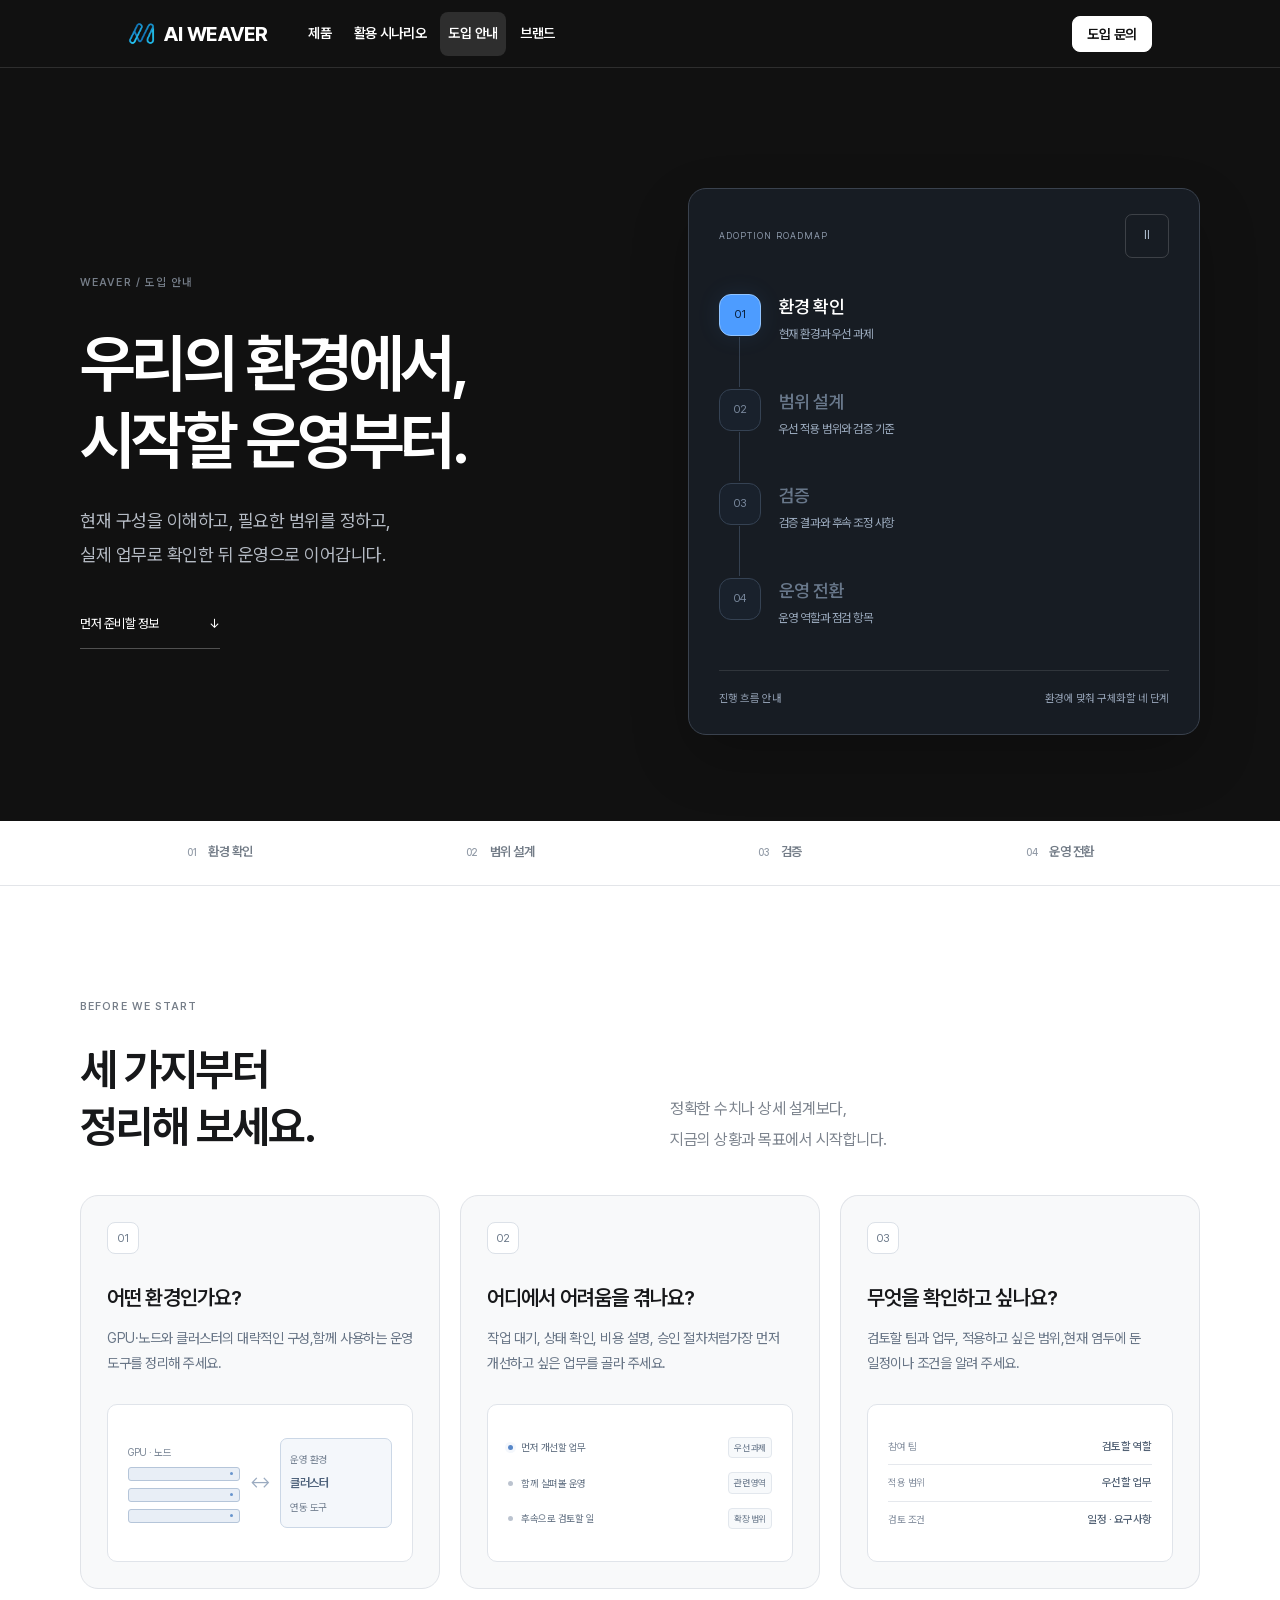
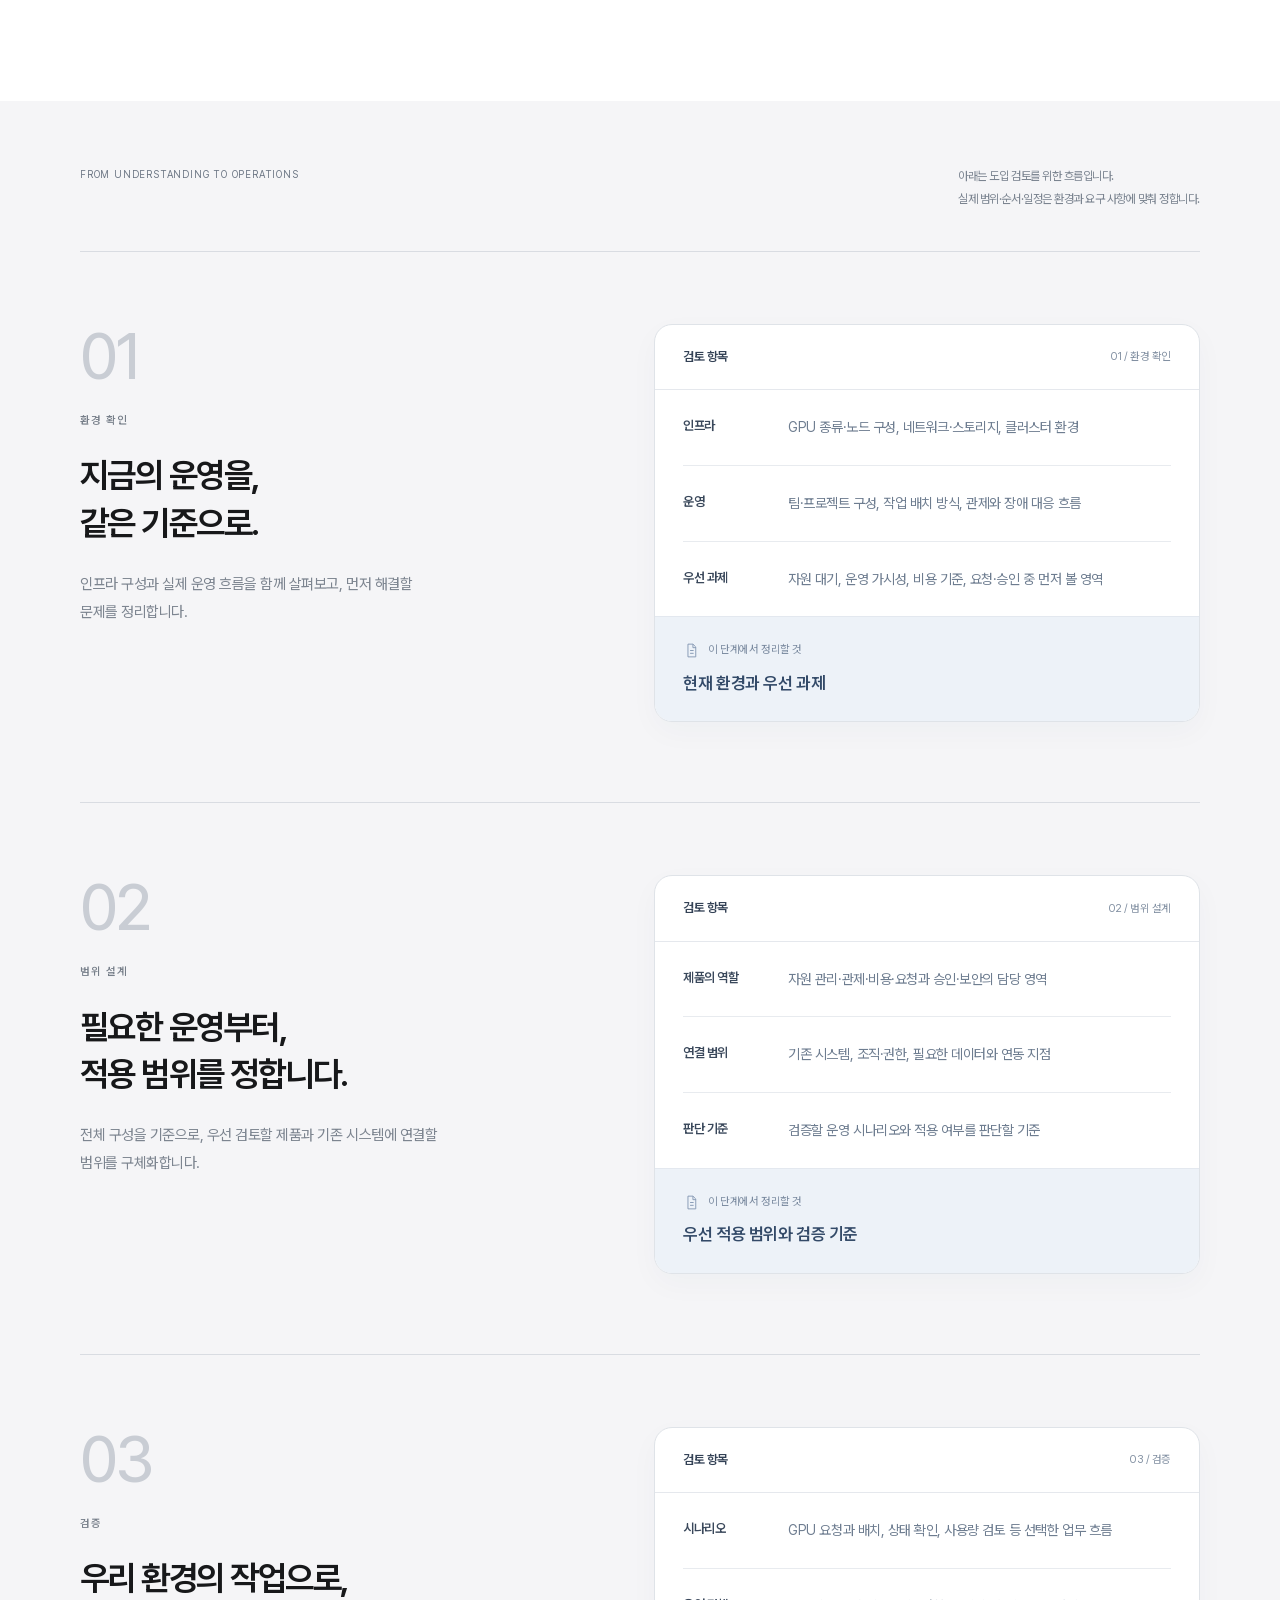
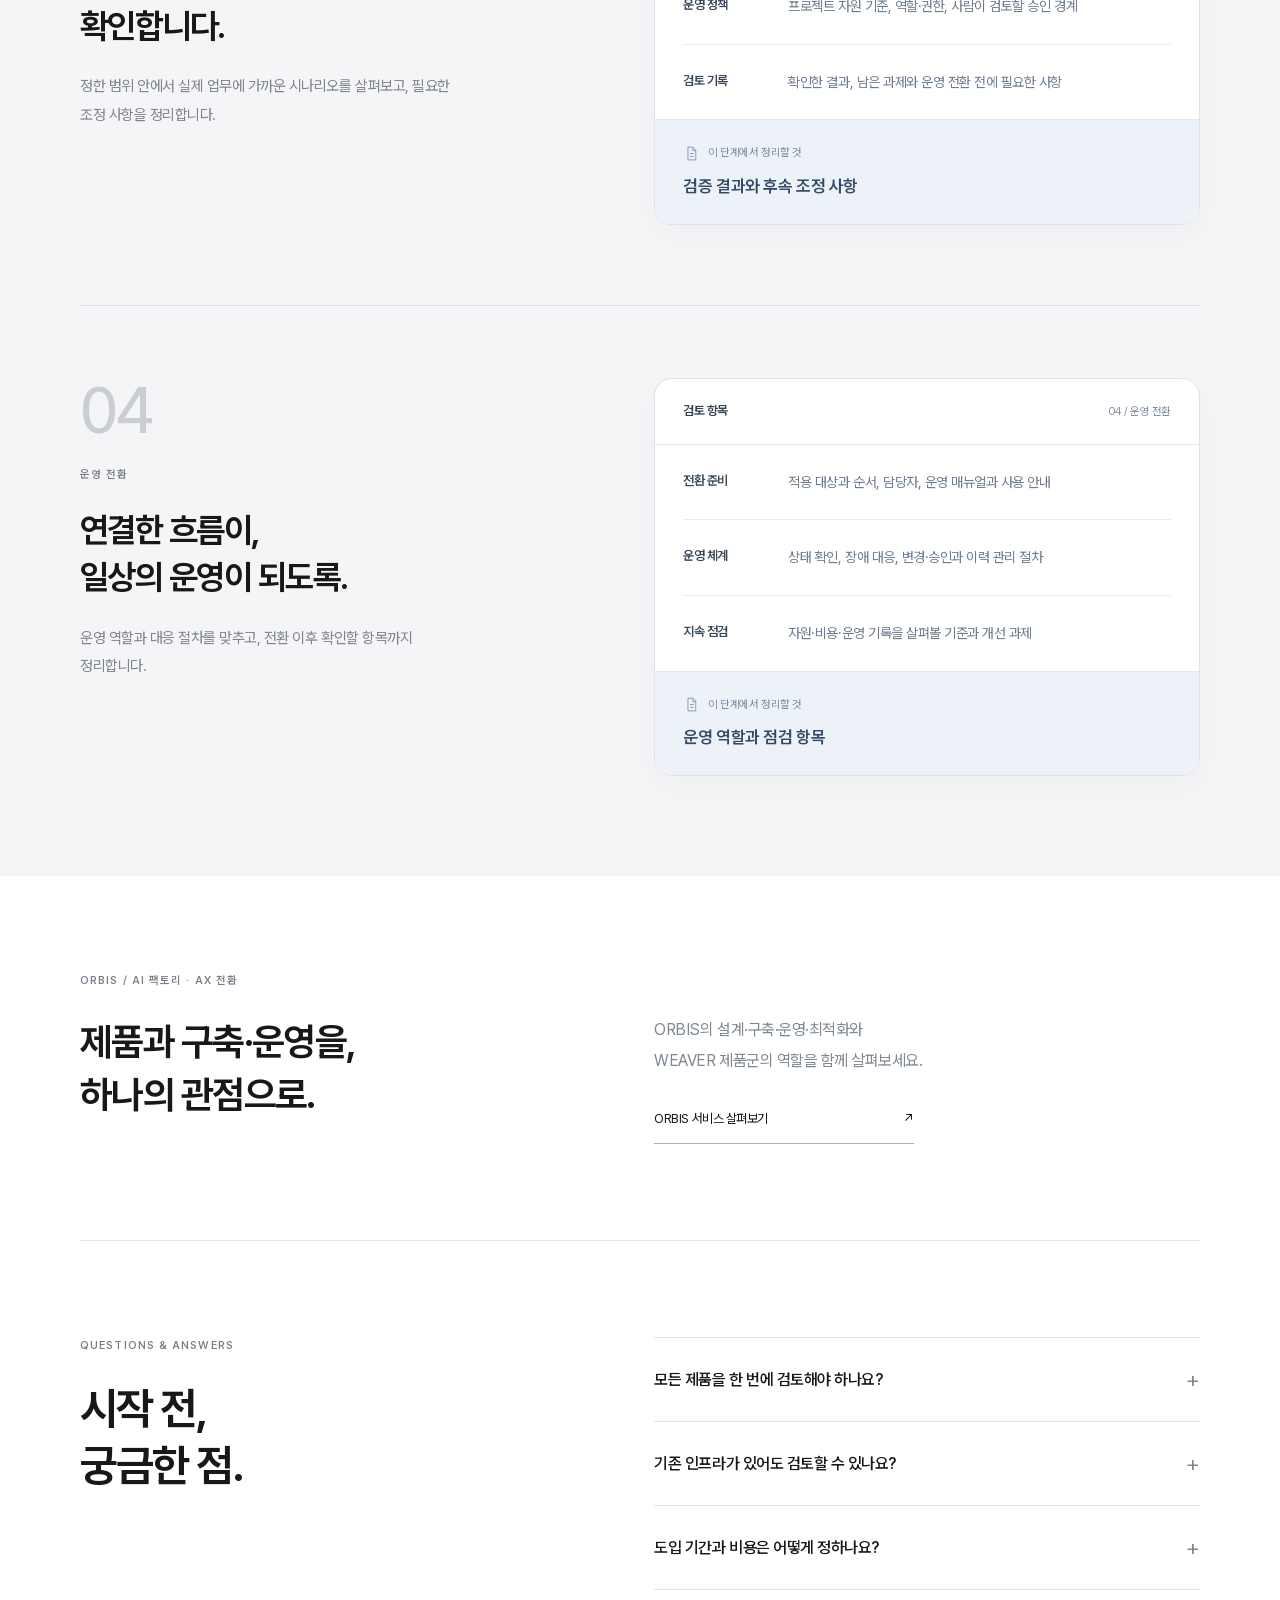
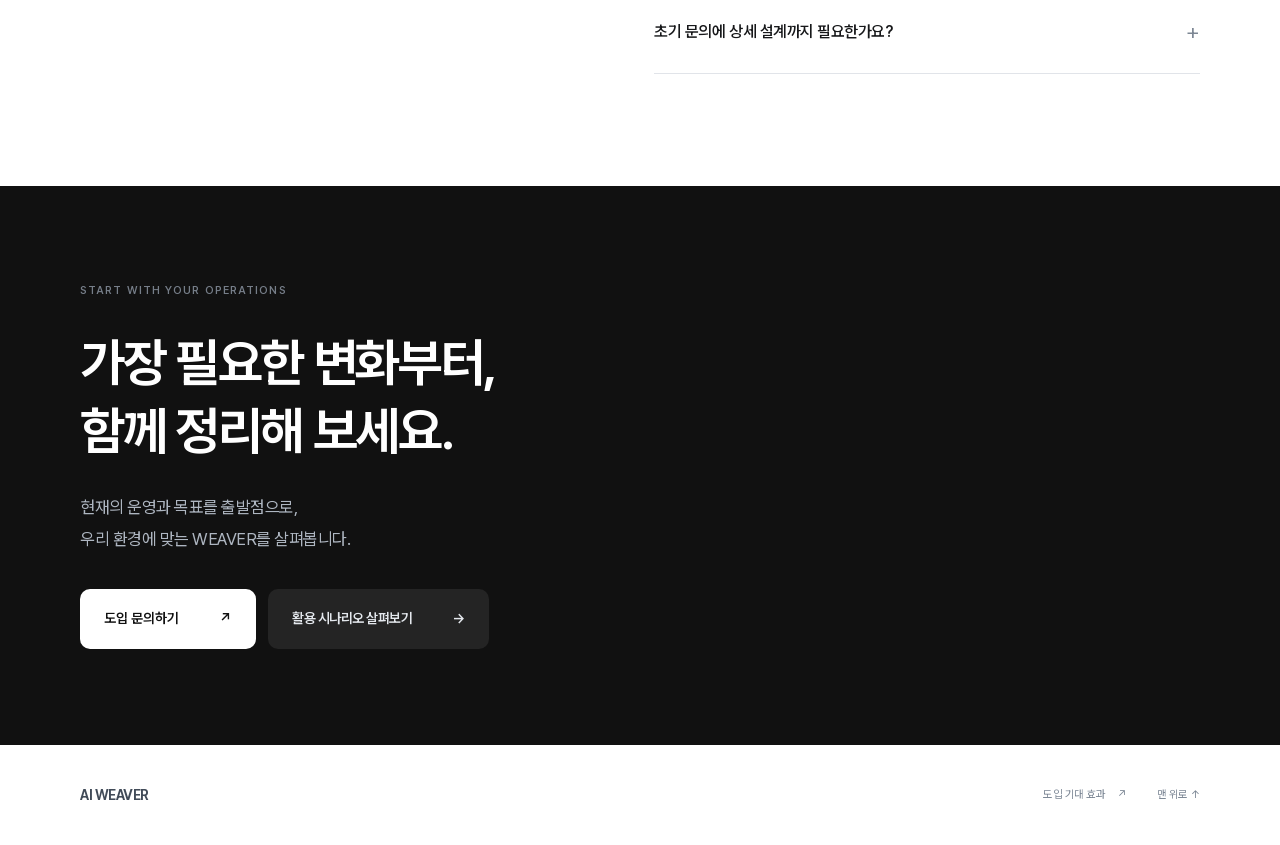
<file: adoption.html>
<!doctype html>
<!-- SPDX-FileCopyrightText: 2026 MUST AI WEAVER contributors
     SPDX-License-Identifier: Apache-2.0 -->
<html lang="ko"><head><meta charset="utf-8"><meta name="viewport" content="width=device-width,initial-scale=1"><meta name="theme-color" content="#111111"><title>도입 안내 — AI WEAVER</title><meta name="description" content="AI WEAVER 도입을 위한 환경 확인, 범위 설계, 검증, 운영 전환. 준비할 정보와 단계별 검토 항목을 확인하세요."><link rel="preload" href="weaver-pretendard.woff2" as="font" type="font/woff2" crossorigin><link rel="stylesheet" href="weaver-products.css?v=4c7e13344c"><style>.adoption-page{background:#fff;color:#17181a;letter-spacing:-.03em}
.adoption-page .guide-container{width:min(1120px,calc(100% - 80px));margin:0 auto}
.adoption-page .guide-eyebrow{display:block;font-size:11px;font-weight:550;line-height:1.7;letter-spacing:.1em;color:#767e89}
.adoption-page h1,.adoption-page h2,.adoption-page h3,.adoption-page p,.adoption-page dd{word-break:keep-all;overflow-wrap:break-word}
.adoption-page .guide-hero{background:#111;color:#fff;padding:188px 0 86px}
.adoption-page .guide-hero>.guide-container{display:grid;grid-template-columns:1.07fr 1fr;gap:60px;align-items:center}
.adoption-page .guide-hero h1{font-size:64px;line-height:1.2;font-weight:650;letter-spacing:-.055em;margin:32px 0 26px;color:#fff}
.adoption-page .guide-hero-copy>p{font-size:18px;line-height:1.85;color:#b5bbc4}
.adoption-page .guide-hero-link{display:inline-flex;align-items:center;gap:50px;font-size:13px;min-height:48px;margin-top:30px;border-bottom:1px solid #ffffff45}
.adoption-page .guide-map{margin:0;padding:25px 30px;border:1px solid #ffffff26;border-radius:14px;background:#15181c;min-width:0}
.adoption-page .guide-map-top{display:flex;justify-content:space-between;align-items:center;gap:20px;color:#8d99ab;font-size:9px;letter-spacing:.12em}
.adoption-page .guide-map button{display:flex;align-items:center;justify-content:center;width:44px;height:44px;border:1px solid #ffffff2a;border-radius:7px;background:transparent;color:#b7c5d8;font-size:12px}
.adoption-page .guide-map button:disabled{cursor:default;opacity:.5}
.adoption-page .guide-map ol{list-style:none;padding:14px 0 20px;margin:0;display:grid}
.adoption-page .guide-map li{display:grid;grid-template-columns:42px 1fr;gap:5px 18px;position:relative;padding:22px 0;min-height:91px;color:#68778a;transition:color .5s}
.adoption-page .guide-map li:not(:last-child):after{content:'';position:absolute;top:65px;bottom:-20px;left:20px;width:1px;background:#344050}
.adoption-page .guide-map li>span{grid-row:1/3;display:grid;place-items:center;width:42px;height:42px;border:1px solid #354253;border-radius:50%;font-size:11px;color:#7b8a9f;background:#19212c;z-index:1;transition:background .5s,color .5s,border-color .5s}
.adoption-page .guide-map li>strong{font-size:18px;font-weight:550;line-height:1.4;align-self:end;transition:color .5s}
.adoption-page .guide-map li>small{font-size:11px;line-height:1.7;color:#8c99aa}
.adoption-page .guide-map li[aria-current]>span{border-color:#91c4ff;background:#4d9cff;color:#081b33;box-shadow:0 0 25px #4d9cff18}
.adoption-page .guide-map li[aria-current]>strong{color:#fff}
.adoption-page .guide-map figcaption{display:flex;justify-content:space-between;gap:16px;padding-top:18px;border-top:1px solid #ffffff1c;font-size:9px;line-height:1.8;color:#78879a}
.adoption-page .guide-toc{position:sticky;top:68px;z-index:35;background:#fff;border-bottom:1px solid #e3e5e9}
.adoption-page .guide-toc>div{display:grid;grid-template-columns:repeat(4,1fr)}
.adoption-page .guide-toc a{display:flex;align-items:center;justify-content:center;gap:12px;min-height:64px;font-size:13px;font-weight:600;border-bottom:2px solid transparent;color:#737c87}
.adoption-page .guide-toc a>span{font-size:10px;font-weight:500;color:#929ba7}
.adoption-page .guide-toc a[aria-current]{border-bottom-color:#111;color:#111}
.adoption-page .guide-prepare{display:grid;grid-template-columns:1fr 1.15fr;gap:100px;padding-top:112px;padding-bottom:112px;scroll-margin-top:160px}
.adoption-page .guide-prepare h2,.adoption-page .guide-faq h2{font-size:44px;font-weight:650;line-height:1.3;letter-spacing:-.045em;margin:24px 0}
.adoption-page .guide-prepare>div>p{font-size:16px;line-height:1.9;color:#7d848e}
.adoption-page .guide-prepare ol{list-style:none;padding:0;margin:0}
.adoption-page .guide-prepare li{display:flex;gap:24px;padding:27px 0;border-top:1px solid #e1e4e8}
.adoption-page .guide-prepare li:last-child{border-bottom:1px solid #e1e4e8}
.adoption-page .guide-prepare li>span{font-size:11px;color:#7f8a98;padding-top:5px}
.adoption-page .guide-prepare h3{font-size:20px;font-weight:600;line-height:1.5;margin:0 0 12px}
.adoption-page .guide-prepare li p{font-size:14px;line-height:1.9;color:#7d8590}
.adoption-page .guide-stages{background:#f5f5f7;padding:64px 0 20px}
.adoption-page .guide-process-meta{display:flex;justify-content:space-between;gap:30px;padding-bottom:40px;border-bottom:1px solid #d9dce2}
.adoption-page .guide-process-meta>span{font-size:10px;line-height:1.8;color:#6e7886;letter-spacing:.08em}
.adoption-page .guide-process-meta>p{font-size:12px;line-height:1.9;color:#7b8490}
.adoption-page .guide-stage{display:grid;grid-template-columns:1fr 1.15fr;gap:100px;padding:72px 0 80px;border-bottom:1px solid #d9dce2;scroll-margin-top:155px;align-items:start}
.adoption-page .guide-stage:last-child{border-bottom:0}
.adoption-page .guide-stage-heading{position:sticky;top:164px;min-width:0}
.adoption-page .guide-number{display:block;font-size:64px;font-weight:450;line-height:1;color:#c9cdd4;letter-spacing:-.05em;margin-bottom:24px}
.adoption-page .guide-stage h2{font-size:34px;line-height:1.4;letter-spacing:-.045em;font-weight:650;margin:22px 0}
.adoption-page .guide-stage-heading>p{font-size:15px;line-height:1.9;color:#7d8590;max-width:370px}
.adoption-page .guide-stage-content{min-width:0;padding-top:8px}
.adoption-page .guide-column-label{font-size:11px;line-height:1.7;color:#7e8896}
.adoption-page .guide-stage dl{margin:24px 0 28px}
.adoption-page .guide-stage dl>div{display:grid;grid-template-columns:85px 1fr;gap:22px;padding:24px 0;border-top:1px solid #dce0e6}
.adoption-page .guide-stage dt{font-size:14px;font-weight:600;line-height:1.9}
.adoption-page .guide-stage dd{font-size:14px;line-height:1.9;color:#747e8b;margin:0}
.adoption-page .guide-outcome{border-radius:10px;background:#fff;border:1px solid #e0e3e8;padding:24px}
.adoption-page .guide-outcome>span{display:block;font-size:10px;color:#7e8a99;line-height:1.7;margin-bottom:12px}
.adoption-page .guide-outcome>strong{font-size:17px;font-weight:550;line-height:1.7}
.adoption-page .guide-service{padding-top:96px;padding-bottom:96px;border-bottom:1px solid #e2e4e8}
.adoption-page .guide-service>div{display:grid;grid-template-columns:1fr 1.15fr;gap:20px 100px;margin-top:24px;align-items:start}
.adoption-page .guide-service h2{grid-row:1/3;font-size:38px;line-height:1.4;letter-spacing:-.045em;font-weight:650}
.adoption-page .guide-service p{font-size:16px;line-height:1.9;color:#7e8792}
.adoption-page .guide-service a{display:flex;justify-content:space-between;align-items:center;gap:24px;font-size:13px;min-height:48px;max-width:260px;border-bottom:1px solid #aab2bd}
.adoption-page .guide-faq{display:grid;grid-template-columns:1fr 1.15fr;gap:100px;padding-top:96px;padding-bottom:112px}
.adoption-page .guide-faq details{border-top:1px solid #e1e4e9}
.adoption-page .guide-faq details:last-child{border-bottom:1px solid #e1e4e9}
.adoption-page .guide-faq summary{display:flex;align-items:center;justify-content:space-between;gap:24px;min-height:80px;list-style:none;padding:22px 0;font-size:16px;line-height:1.7;font-weight:550}
.adoption-page .guide-faq summary::-webkit-details-marker{display:none}
.adoption-page .guide-faq summary>span{font-size:23px;font-weight:350;color:#7d8794;flex:none}
.adoption-page .guide-faq details[open] summary>span{transform:rotate(45deg)}
.adoption-page .guide-faq details>p{font-size:14px;line-height:1.95;color:#7d8693;padding:0 30px 28px 0}
.adoption-page .guide-ending{background:#111;color:#fff;padding:96px 0}
.adoption-page .guide-ending h2{font-size:52px;font-weight:650;line-height:1.3;letter-spacing:-.045em;margin:28px 0}
.adoption-page .guide-ending p{font-size:17px;line-height:1.85;color:#aeb6c1}
.adoption-page .guide-ending>div>div{display:flex;gap:12px;flex-wrap:wrap;margin-top:34px}
.adoption-page .guide-ending button,.adoption-page .guide-ending a{display:flex;align-items:center;justify-content:space-between;gap:40px;padding:18px 24px;border:0;border-radius:10px;min-height:60px;font-size:14px;line-height:1.7;font-weight:600}
.adoption-page .guide-ending button{background:#fff;color:#111}
.adoption-page .guide-ending a{background:#ffffff14;color:#e4e8ed}
.adoption-page .guide-footer{display:flex;align-items:center;gap:30px;padding-top:28px;padding-bottom:28px;color:#7c8795;font-size:11px}
.adoption-page .guide-footer>a{display:flex;align-items:center;gap:12px;min-height:44px}
.adoption-page .guide-footer>a:first-child{font-size:14px;font-weight:650;color:#414b58;margin-right:auto}
.adoption-page a:focus-visible,.adoption-page button:focus-visible,.adoption-page summary:focus-visible{outline:2px solid #4d9cff;outline-offset:4px}
.adoption-page [data-guide-motion=paused] li,.adoption-page [data-guide-motion=paused] li>span,.adoption-page [data-guide-motion=paused] li>strong{transition:none}
@media(max-width:1100px){.adoption-page .guide-hero>.guide-container{gap:32px}.adoption-page .guide-hero h1{font-size:51px}.adoption-page .guide-hero-copy>p{font-size:16px}.adoption-page .guide-map{padding:20px}.adoption-page .guide-prepare,.adoption-page .guide-stage,.adoption-page .guide-service>div,.adoption-page .guide-faq{gap:45px}.adoption-page .guide-stage h2{font-size:30px}.adoption-page .guide-stage dl>div{grid-template-columns:75px 1fr;gap:15px}.adoption-page .guide-service h2{font-size:32px}}
@media(max-width:834px){.adoption-page .guide-container{width:calc(100% - 40px)}.adoption-page .guide-hero{padding:126px 0 44px}.adoption-page .guide-hero>.guide-container{grid-template-columns:1fr;gap:42px}.adoption-page .guide-hero h1{font-size:clamp(36px,9.5vw,60px);margin:26px 0 24px}.adoption-page .guide-hero-copy>p{font-size:15px;line-height:1.9}.adoption-page .guide-eyebrow{font-size:10px}.adoption-page .guide-hero-link{margin-top:22px;font-size:12px}.adoption-page .guide-map{padding:20px 22px}.adoption-page .guide-map ol{padding:8px 0 18px}.adoption-page .guide-map li{padding:18px 0;min-height:84px}.adoption-page .guide-map li:not(:last-child):after{top:60px;bottom:-16px}.adoption-page .guide-map li>strong{font-size:17px}.adoption-page .guide-map li>small{font-size:11px}.adoption-page .guide-map figcaption{font-size:9px;gap:12px}.adoption-page .guide-toc{top:54px}.adoption-page .guide-toc a{min-height:54px;gap:6px;font-size:11px;white-space:nowrap}.adoption-page .guide-toc a>span{font-size:8px}.adoption-page .guide-prepare{grid-template-columns:1fr;gap:32px;padding-top:64px;padding-bottom:64px;scroll-margin-top:130px}.adoption-page .guide-prepare h2,.adoption-page .guide-faq h2{font-size:34px;margin:22px 0}.adoption-page .guide-prepare>div>p{font-size:14px}.adoption-page .guide-prepare li{gap:18px;padding:24px 0}.adoption-page .guide-prepare h3{font-size:18px}.adoption-page .guide-prepare li p{font-size:13px}.adoption-page .guide-prepare li p br{display:none}.adoption-page .guide-stages{padding:36px 0 0}.adoption-page .guide-process-meta{flex-direction:column;gap:18px;padding-bottom:30px}.adoption-page .guide-process-meta>span{font-size:8px}.adoption-page .guide-process-meta>p{font-size:11px}.adoption-page .guide-stage{grid-template-columns:1fr;gap:30px;padding:48px 0 56px;scroll-margin-top:130px}.adoption-page .guide-stage-heading{position:static}.adoption-page .guide-number{font-size:48px;margin-bottom:20px}.adoption-page .guide-stage h2{font-size:30px;margin:18px 0}.adoption-page .guide-stage-heading>p{font-size:14px;max-width:none}.adoption-page .guide-stage-content{padding:0}.adoption-page .guide-column-label{font-size:10px}.adoption-page .guide-stage dl{margin:18px 0 20px}.adoption-page .guide-stage dl>div{grid-template-columns:69px 1fr;gap:18px;padding:20px 0}.adoption-page .guide-stage dt,.adoption-page .guide-stage dd{font-size:13px}.adoption-page .guide-outcome{padding:21px}.adoption-page .guide-outcome>strong{font-size:15px}.adoption-page .guide-service{padding-top:64px;padding-bottom:64px}.adoption-page .guide-service>div{grid-template-columns:1fr;gap:24px;margin-top:22px}.adoption-page .guide-service h2{grid-row:auto;font-size:30px}.adoption-page .guide-service p{font-size:14px}.adoption-page .guide-service a{font-size:12px;min-height:44px;width:100%;max-width:260px}.adoption-page .guide-faq{grid-template-columns:1fr;gap:18px;padding-top:64px;padding-bottom:64px}.adoption-page .guide-faq summary{font-size:15px;gap:20px;min-height:76px;padding:21px 0}.adoption-page .guide-faq details>p{font-size:13px;padding-right:15px}.adoption-page .guide-ending{padding:64px 0}.adoption-page .guide-ending h2{font-size:34px;margin:26px 0}.adoption-page .guide-ending p{font-size:15px}.adoption-page .guide-ending>div>div{flex-direction:column;gap:10px;margin-top:28px}.adoption-page .guide-ending button,.adoption-page .guide-ending a{font-size:13px;width:100%}.adoption-page .guide-footer{flex-wrap:wrap;gap:12px 20px;padding-top:20px;padding-bottom:20px}.adoption-page .guide-footer>a:first-child{flex-basis:100%}.adoption-page .guide-footer>a:last-child{margin-left:auto}}
@media(min-width:835px) and (max-height:650px){.adoption-page .guide-stage-heading{position:static}}
@media(max-width:370px){.adoption-page .guide-hero h1{font-size:34px}.adoption-page .guide-hero-copy>p{font-size:14px}.adoption-page .guide-map{padding:18px}.adoption-page .guide-map li{gap:5px 14px}.adoption-page .guide-map li>small{font-size:10px}.adoption-page .guide-map figcaption{font-size:8px}.adoption-page .guide-toc a{font-size:10px;gap:5px}.adoption-page .guide-stage h2,.adoption-page .guide-service h2{font-size:27px}.adoption-page .guide-ending h2{font-size:30px}.adoption-page .guide-stage dl>div{grid-template-columns:62px 1fr;gap:12px}}
@media(prefers-reduced-motion:reduce){.adoption-page *{scroll-behavior:auto!important;transition:none!important}}
</style><link rel="stylesheet" href="weaver-editorial-cards.css"><script src="weaver-anime.js" defer></script><script src="weaver-products.js?v=4c7e13344c" defer></script><link rel="stylesheet" href="weaver-inquiry.css?v=20261109"><script src="weaver-inquiry.js?v=20261109" defer></script></head><body class="product-page detail-layout adoption-page"><a class="skip-link" href="#guide-main">본문으로 건너뛰기</a><header class="product-header weaver-gnb" data-weaver-gnb>
 <div class="weaver-gnb-bar"><a class="weaver-gnb-logo" href="./?v=4c7e13344c" aria-label="AI WEAVER 홈"><img src="weaver-logo.svg" alt=""><span>AI WEAVER</span></a>
 <nav class="weaver-gnb-triggers" aria-label="주 메뉴"><button type="button" class="weaver-gnb-toggle" aria-expanded="false" aria-controls="weaver-product-menu" aria-label="제품 메뉴 열기"><span>제품</span><svg viewBox="0 0 24 24" aria-hidden="true"><path d="M5 7h14M5 12h14M5 17h14"/></svg></button><a class="weaver-gnb-scenarios" href="scenarios.html?v=4c7e13344c">활용 시나리오</a><a class="weaver-gnb-adoption" href="adoption.html?v=4c7e13344c" aria-current="page">도입 안내</a><a class="weaver-gnb-brand" href="brand.html?v=4c7e13344c">브랜드</a></nav><button type="button" class="weaver-gnb-inquiry" data-inquiry>도입 문의</button></div>
 <button class="weaver-gnb-backdrop" aria-label="제품 메뉴 닫기" tabindex="-1" hidden></button>
 <div class="weaver-gnb-panel" id="weaver-product-menu" hidden><div class="weaver-gnb-content"><div class="weaver-gnb-mobile-explore"><a href="scenarios.html?v=4c7e13344c">활용 시나리오 <span aria-hidden="true">↗</span></a><a href="adoption.html?v=4c7e13344c">도입 안내 <span aria-hidden="true">↗</span></a></div><div class="weaver-gnb-primary"><h3>Products</h3><a href="product-fractos.html?v=4c7e13344c"><span>GPU 자원 관리</span></a><a href="product-fabrix.html?v=4c7e13344c"><span>인프라 통합 관제</span></a><a href="product-stratos.html?v=4c7e13344c"><span>사용량·비용 관리</span></a><a href="product-agentic.html?v=4c7e13344c"><span>운영 요청·승인</span></a><a href="product-security.html?v=4c7e13344c"><span>인프라 보안</span></a><a href="product-orbis.html?v=4c7e13344c"><span>AI 팩토리 구축</span></a></div><div class="weaver-gnb-groups"><section class="weaver-gnb-group" aria-labelledby="gnb-fractos"><h3 id="gnb-fractos">FRACTOS</h3><a href="product-fractos.html?v=4c7e13344c#feature-1">GPU 할당·회수</a><a href="product-fractos.html?v=4c7e13344c#feature-2">작업·대기열 관리</a><a href="product-fractos.html?v=4c7e13344c#feature-3">프로젝트 자원 보장</a></section><section class="weaver-gnb-group" aria-labelledby="gnb-fabrix"><h3 id="gnb-fabrix">FABRIX</h3><a href="product-fabrix.html?v=4c7e13344c#feature-1">클러스터 상태 보기</a><a href="product-fabrix.html?v=4c7e13344c#feature-2">문제·조치 연결</a><a href="product-fabrix.html?v=4c7e13344c#feature-3">운영 대상 탐색</a></section><section class="weaver-gnb-group" aria-labelledby="gnb-stratos"><h3 id="gnb-stratos">STRATOS</h3><a href="product-stratos.html?v=4c7e13344c#feature-1">GPU 사용량·비용</a><a href="product-stratos.html?v=4c7e13344c#feature-2">프로젝트 예산</a><a href="product-stratos.html?v=4c7e13344c#feature-3">GPU별 단가 설정</a></section><section class="weaver-gnb-group" aria-labelledby="gnb-agentic"><h3 id="gnb-agentic">Agentic AI</h3><a href="product-agentic.html?v=4c7e13344c#feature-1">요청과 작업 제안</a><a href="product-agentic.html?v=4c7e13344c#feature-2">검토·승인 흐름</a><a href="product-agentic.html?v=4c7e13344c#feature-3">역할·실행 범위</a></section><section class="weaver-gnb-group" aria-labelledby="gnb-security"><h3 id="gnb-security">AI 보안</h3><a href="product-security.html?v=4c7e13344c#feature-1">DPU 무결성 확인</a><a href="product-security.html?v=4c7e13344c#feature-2">대상별 보호 상태</a><a href="product-security.html?v=4c7e13344c#feature-3">변경·승인 기록</a></section><section class="weaver-gnb-group" aria-labelledby="gnb-orbis"><h3 id="gnb-orbis">ORBIS</h3><a href="product-orbis.html?v=4c7e13344c#feature-1">요구 분석·설계</a><a href="product-orbis.html?v=4c7e13344c#feature-2">구축 이후 운영</a><a href="product-orbis.html?v=4c7e13344c#feature-3">운영 개선·AX 전환</a></section></div><a class="weaver-gnb-mobile-brand" href="brand.html?v=4c7e13344c">WEAVER 브랜드 <span aria-hidden="true">↗</span></a></div></div>
 </header><main id="guide-main"><section class="guide-hero"><div class="guide-container"><div class="guide-hero-copy"><span class="guide-eyebrow">WEAVER / 도입 안내</span><h1>우리의 환경에서,<br>시작할 운영부터.</h1><p>현재 구성을 이해하고, 필요한 범위를 정하고,<br>실제 업무로 확인한 뒤 운영으로 이어갑니다.</p><a class="guide-hero-link" href="#prepare">먼저 준비할 정보 <span aria-hidden="true">↓</span></a></div><figure class="guide-map" aria-label="환경 확인, 범위 설계, 검증, 운영 전환의 검토 흐름" data-guide-map data-guide-motion="offscreen"><div class="guide-map-top"><span>ADOPTION ROADMAP</span><button type="button" data-guide-motion-toggle aria-pressed="false" aria-label="안내 모션 정지">Ⅱ</button></div><ol><li data-guide-phase="0" aria-current="step"><span>01</span><strong>환경 확인</strong><small>현재 환경과 우선 과제</small></li><li data-guide-phase="1"><span>02</span><strong>범위 설계</strong><small>우선 적용 범위와 검증 기준</small></li><li data-guide-phase="2"><span>03</span><strong>검증</strong><small>검증 결과와 후속 조정 사항</small></li><li data-guide-phase="3"><span>04</span><strong>운영 전환</strong><small>운영 역할과 점검 항목</small></li></ol><figcaption><span data-guide-mode>진행 흐름 안내</span><span>환경에 맞춰 구체화할 네 단계</span></figcaption></figure></div></section><nav class="guide-toc" aria-label="도입 단계 목차"><div class="guide-container"><a href="#understand"><span>01</span>환경 확인</a><a href="#scope"><span>02</span>범위 설계</a><a href="#validate"><span>03</span>검증</a><a href="#operate"><span>04</span>운영 전환</a></div></nav><section class="guide-prepare guide-container" id="prepare" aria-labelledby="prepare-title"><div><span class="guide-eyebrow">BEFORE WE START</span><h2 id="prepare-title">세 가지부터<br>정리해 보세요.</h2><p>정확한 수치나 상세 설계보다,<br>지금의 상황과 목표에서 시작합니다.</p></div><ol><li class="prepare-card prepare-card-1"><span class="prepare-number">01</span><div><h3>어떤 환경인가요?</h3><p>GPU·노드와 클러스터의 대략적인 구성,<br>함께 사용하는 운영 도구를 정리해 주세요.</p></div><div class="prepare-preview prepare-infra" aria-hidden="true"><div><span>GPU · 노드</span><i></i><i></i><i></i></div><span class="prepare-bridge">↔</span><div><span>운영 환경</span><b>클러스터</b><small>연동 도구</small></div></div></li><li class="prepare-card prepare-card-2"><span class="prepare-number">02</span><div><h3>어디에서 어려움을 겪나요?</h3><p>작업 대기, 상태 확인, 비용 설명, 승인 절차처럼<br>가장 먼저 개선하고 싶은 업무를 골라 주세요.</p></div><div class="prepare-preview prepare-priority" aria-hidden="true"><div><i></i><span>먼저 개선할 업무</span><b>우선 과제</b></div><div><i></i><span>함께 살펴볼 운영</span><b>관련 영역</b></div><div><i></i><span>후속으로 검토할 일</span><b>확장 범위</b></div></div></li><li class="prepare-card prepare-card-3"><span class="prepare-number">03</span><div><h3>무엇을 확인하고 싶나요?</h3><p>검토할 팀과 업무, 적용하고 싶은 범위,<br>현재 염두에 둔 일정이나 조건을 알려 주세요.</p></div><div class="prepare-preview prepare-scope" aria-hidden="true"><div><span>참여 팀</span><b>검토할 역할</b></div><div><span>적용 범위</span><b>우선할 업무</b></div><div><span>검토 조건</span><b>일정 · 요구사항</b></div></div></li></ol></section><div class="guide-stages"><div class="guide-container"><div class="guide-process-meta"><span>FROM UNDERSTANDING TO OPERATIONS</span><p>아래는 도입 검토를 위한 흐름입니다.<br>실제 범위·순서·일정은 환경과 요구 사항에 맞춰 정합니다.</p></div><section class="guide-stage" id="understand" aria-labelledby="guide-understand"><div class="guide-stage-heading"><span class="guide-number">01</span><span class="guide-eyebrow">환경 확인</span><h2 id="guide-understand">지금의 운영을,<br>같은 기준으로.</h2><p>인프라 구성과 실제 운영 흐름을 함께 살펴보고, 먼저 해결할 문제를 정리합니다.</p></div><div class="guide-stage-content"><div class="guide-review-header"><span>검토 항목</span><small>01 / 환경 확인</small></div><dl><div><dt>인프라</dt><dd>GPU 종류·노드 구성, 네트워크·스토리지, 클러스터 환경</dd></div><div><dt>운영</dt><dd>팀·프로젝트 구성, 작업 배치 방식, 관제와 장애 대응 흐름</dd></div><div><dt>우선 과제</dt><dd>자원 대기, 운영 가시성, 비용 기준, 요청·승인 중 먼저 볼 영역</dd></div></dl><div class="guide-outcome"><span><svg viewBox="0 0 24 24" aria-hidden="true"><path d="M7 3h7l4 4v14H7zM14 3v5h4M10 12h5M10 16h5"/></svg>이 단계에서 정리할 것</span><strong>현재 환경과 우선 과제</strong></div></div></section><section class="guide-stage" id="scope" aria-labelledby="guide-scope"><div class="guide-stage-heading"><span class="guide-number">02</span><span class="guide-eyebrow">범위 설계</span><h2 id="guide-scope">필요한 운영부터,<br>적용 범위를 정합니다.</h2><p>전체 구성을 기준으로, 우선 검토할 제품과 기존 시스템에 연결할 범위를 구체화합니다.</p></div><div class="guide-stage-content"><div class="guide-review-header"><span>검토 항목</span><small>02 / 범위 설계</small></div><dl><div><dt>제품의 역할</dt><dd>자원 관리·관제·비용·요청과 승인·보안의 담당 영역</dd></div><div><dt>연결 범위</dt><dd>기존 시스템, 조직·권한, 필요한 데이터와 연동 지점</dd></div><div><dt>판단 기준</dt><dd>검증할 운영 시나리오와 적용 여부를 판단할 기준</dd></div></dl><div class="guide-outcome"><span><svg viewBox="0 0 24 24" aria-hidden="true"><path d="M7 3h7l4 4v14H7zM14 3v5h4M10 12h5M10 16h5"/></svg>이 단계에서 정리할 것</span><strong>우선 적용 범위와 검증 기준</strong></div></div></section><section class="guide-stage" id="validate" aria-labelledby="guide-validate"><div class="guide-stage-heading"><span class="guide-number">03</span><span class="guide-eyebrow">검증</span><h2 id="guide-validate">우리 환경의 작업으로,<br>확인합니다.</h2><p>정한 범위 안에서 실제 업무에 가까운 시나리오를 살펴보고, 필요한 조정 사항을 정리합니다.</p></div><div class="guide-stage-content"><div class="guide-review-header"><span>검토 항목</span><small>03 / 검증</small></div><dl><div><dt>시나리오</dt><dd>GPU 요청과 배치, 상태 확인, 사용량 검토 등 선택한 업무 흐름</dd></div><div><dt>운영 정책</dt><dd>프로젝트 자원 기준, 역할·권한, 사람이 검토할 승인 경계</dd></div><div><dt>검토 기록</dt><dd>확인한 결과, 남은 과제와 운영 전환 전에 필요한 사항</dd></div></dl><div class="guide-outcome"><span><svg viewBox="0 0 24 24" aria-hidden="true"><path d="M7 3h7l4 4v14H7zM14 3v5h4M10 12h5M10 16h5"/></svg>이 단계에서 정리할 것</span><strong>검증 결과와 후속 조정 사항</strong></div></div></section><section class="guide-stage" id="operate" aria-labelledby="guide-operate"><div class="guide-stage-heading"><span class="guide-number">04</span><span class="guide-eyebrow">운영 전환</span><h2 id="guide-operate">연결한 흐름이,<br>일상의 운영이 되도록.</h2><p>운영 역할과 대응 절차를 맞추고, 전환 이후 확인할 항목까지 정리합니다.</p></div><div class="guide-stage-content"><div class="guide-review-header"><span>검토 항목</span><small>04 / 운영 전환</small></div><dl><div><dt>전환 준비</dt><dd>적용 대상과 순서, 담당자, 운영 매뉴얼과 사용 안내</dd></div><div><dt>운영 체계</dt><dd>상태 확인, 장애 대응, 변경·승인과 이력 관리 절차</dd></div><div><dt>지속 점검</dt><dd>자원·비용·운영 기록을 살펴볼 기준과 개선 과제</dd></div></dl><div class="guide-outcome"><span><svg viewBox="0 0 24 24" aria-hidden="true"><path d="M7 3h7l4 4v14H7zM14 3v5h4M10 12h5M10 16h5"/></svg>이 단계에서 정리할 것</span><strong>운영 역할과 점검 항목</strong></div></div></section></div></div><section class="guide-service guide-container" aria-labelledby="guide-service-title"><span class="guide-eyebrow">ORBIS / AI 팩토리 · AX 전환</span><div><h2 id="guide-service-title">제품과 구축·운영을,<br>하나의 관점으로.</h2><p>ORBIS의 설계·구축·운영·최적화와<br>WEAVER 제품군의 역할을 함께 살펴보세요.</p><a href="product-orbis.html?v=4c7e13344c">ORBIS 서비스 살펴보기 <span aria-hidden="true">↗</span></a></div></section><section class="guide-faq guide-container" aria-labelledby="guide-faq-title"><div><span class="guide-eyebrow">QUESTIONS & ANSWERS</span><h2 id="guide-faq-title">시작 전,<br>궁금한 점.</h2></div><div><details><summary>모든 제품을 한 번에 검토해야 하나요?<span aria-hidden="true">+</span></summary><p>먼저 해결할 운영 과제를 기준으로 필요한 제품의 역할과 연결 범위를 살펴보세요. 자원 관리, 관제, 비용, 요청·승인, 보안 중 우선할 영역을 정한 뒤 전체 구성과의 관계를 검토할 수 있습니다.</p></details><details><summary>기존 인프라가 있어도 검토할 수 있나요?<span aria-hidden="true">+</span></summary><p>현재 GPU·노드·클러스터 구성과 운영 도구를 먼저 정리해 주세요. 해당 환경에서 필요한 연결 지점과 적용 가능 범위를 확인하는 출발점이 됩니다.</p></details><details><summary>도입 기간과 비용은 어떻게 정하나요?<span aria-hidden="true">+</span></summary><p>인프라 규모, 선택한 제품과 연동 범위, 검증할 항목, 구축·운영 지원 범위를 기준으로 검토합니다. 구체적인 일정과 비용은 적용 범위를 정하는 과정에서 협의합니다.</p></details><details><summary>초기 문의에 상세 설계까지 필요한가요?<span aria-hidden="true">+</span></summary><p>현재 구성의 개요와 가장 불편한 운영, 먼저 개선하고 싶은 목표부터 정리하면 됩니다. 아직 정하지 못한 항목은 환경 확인 단계에서 함께 구체화할 수 있습니다.</p></details></div></section><section class="guide-ending"><div class="guide-container"><span class="guide-eyebrow">START WITH YOUR OPERATIONS</span><h2>가장 필요한 변화부터,<br>함께 정리해 보세요.</h2><p>현재의 운영과 목표를 출발점으로,<br>우리 환경에 맞는 WEAVER를 살펴봅니다.</p><div><button type="button" data-inquiry>도입 문의하기 <span aria-hidden="true">↗</span></button><a href="scenarios.html?v=4c7e13344c">활용 시나리오 살펴보기 <span aria-hidden="true">→</span></a></div></div></section></main><footer class="guide-footer guide-container"><a href="./?v=4c7e13344c">AI WEAVER</a><a href="./?v=4c7e13344c#effects">도입 기대 효과 <span aria-hidden="true">↗</span></a><a href="#guide-main">맨 위로 ↑</a></footer><script>(() => {
 'use strict';
 function initializeGuide(){
  const map=document.querySelector('[data-guide-map]');if(!map)return;
  const control=map.querySelector('[data-guide-motion-toggle]'),mode=map.querySelector('[data-guide-mode]'),steps=[...map.querySelectorAll('[data-guide-phase]')];
  const reduced=matchMedia('(prefers-reduced-motion: reduce)');let paused=false,visible=false,phase=0;
  const timer=window.anime?.createTimer({autoplay:false,duration:3600,loop:true,onLoop:()=>{phase=(phase+1)%steps.length;steps.forEach((el,i)=>{if(i===phase)el.setAttribute('aria-current','step');else el.removeAttribute('aria-current');});map.dataset.guidePhase=String(phase);}});
  function sync(){const active=!!timer&&visible&&!paused&&!reduced.matches&&!document.hidden;active?timer.resume():timer?.pause();map.dataset.guideMotion=reduced.matches?'static':paused?'paused':active?'auto':'offscreen';mode.textContent=reduced.matches?'진행 흐름 안내':paused?'안내 모션 정지':'진행 흐름 안내';control.disabled=reduced.matches||!timer;control.setAttribute('aria-pressed',String(paused||reduced.matches));control.setAttribute('aria-label',paused?'안내 모션 재생':'안내 모션 정지');control.textContent=paused?'▷':'Ⅱ';}
  new IntersectionObserver(entries=>{visible=entries[0].isIntersecting;sync();},{threshold:.25}).observe(map);
  control.addEventListener('click',()=>{paused=!paused;sync();});document.addEventListener('visibilitychange',sync);reduced.addEventListener('change',sync);sync();
  const links=[...document.querySelectorAll('.guide-toc a')],sections=links.map(a=>document.querySelector(a.getAttribute('href')));let queued=false;
  function markSection(){queued=false;const line=innerWidth<=834?155:185;let selected=-1;sections.forEach((el,i)=>{if(el.getBoundingClientRect().top<=line)selected=i;});if(sections.at(-1).getBoundingClientRect().bottom<line)selected=-1;links.forEach((a,i)=>{if(i===selected)a.setAttribute('aria-current','location');else a.removeAttribute('aria-current');});}
  function queue(){if(!queued){queued=true;requestAnimationFrame(markSection);}}
  addEventListener('scroll',queue,{passive:true});addEventListener('resize',queue);markSection();
 }
 if(document.readyState==='loading')document.addEventListener('DOMContentLoaded',initializeGuide,{once:true});else initializeGuide();
})();
</script></body></html>
</file>
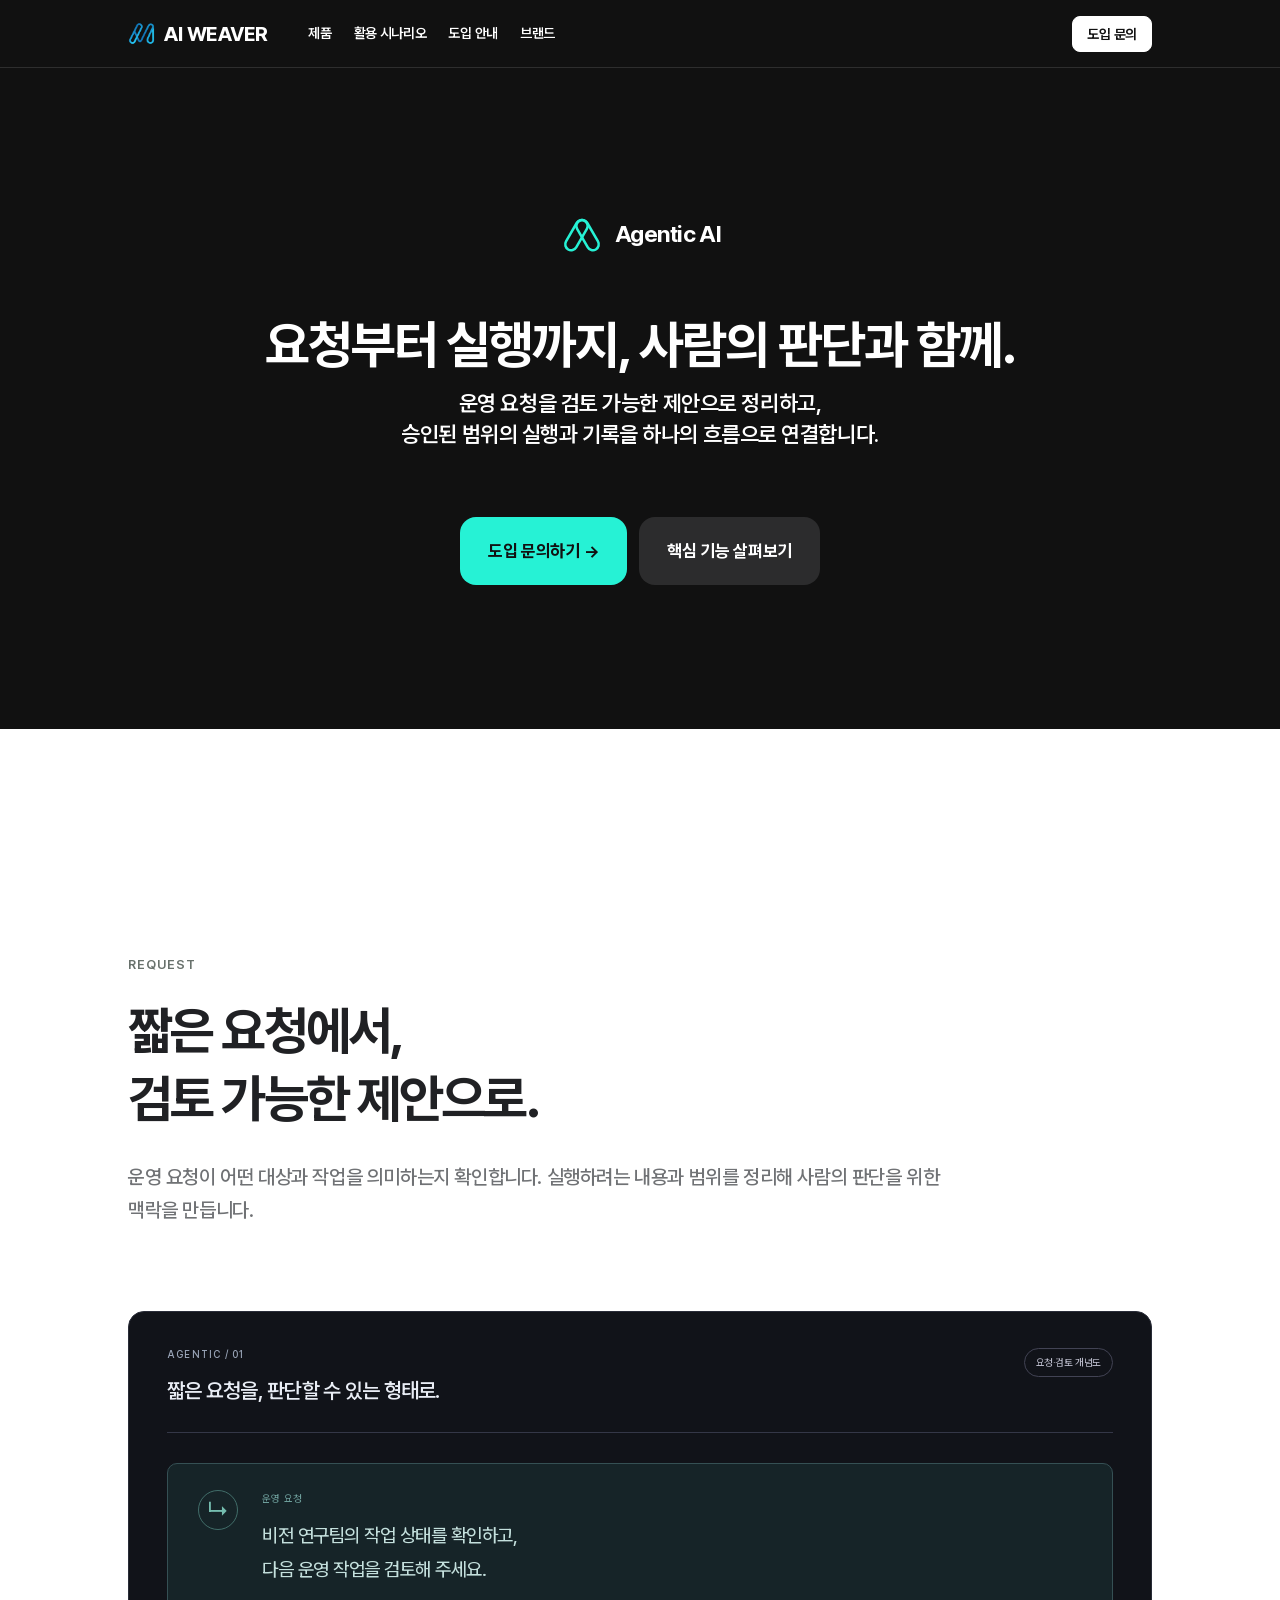
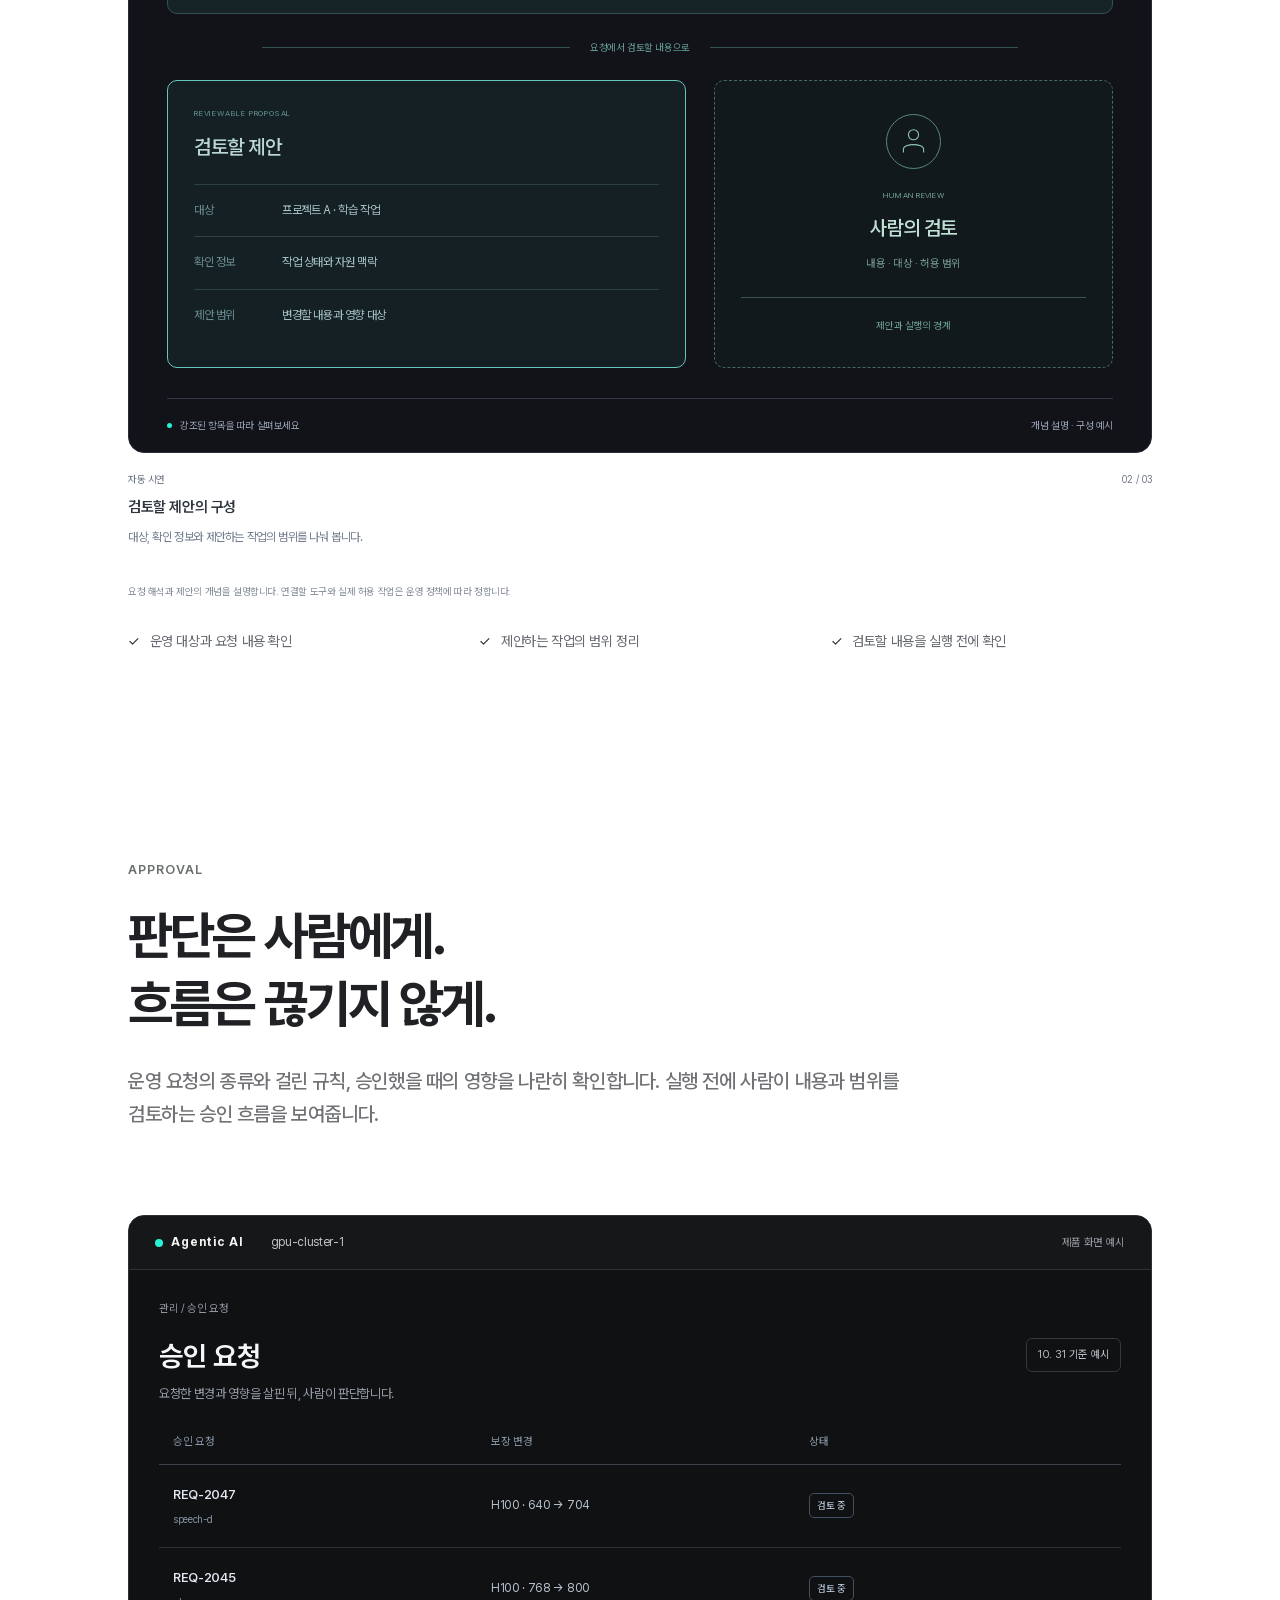
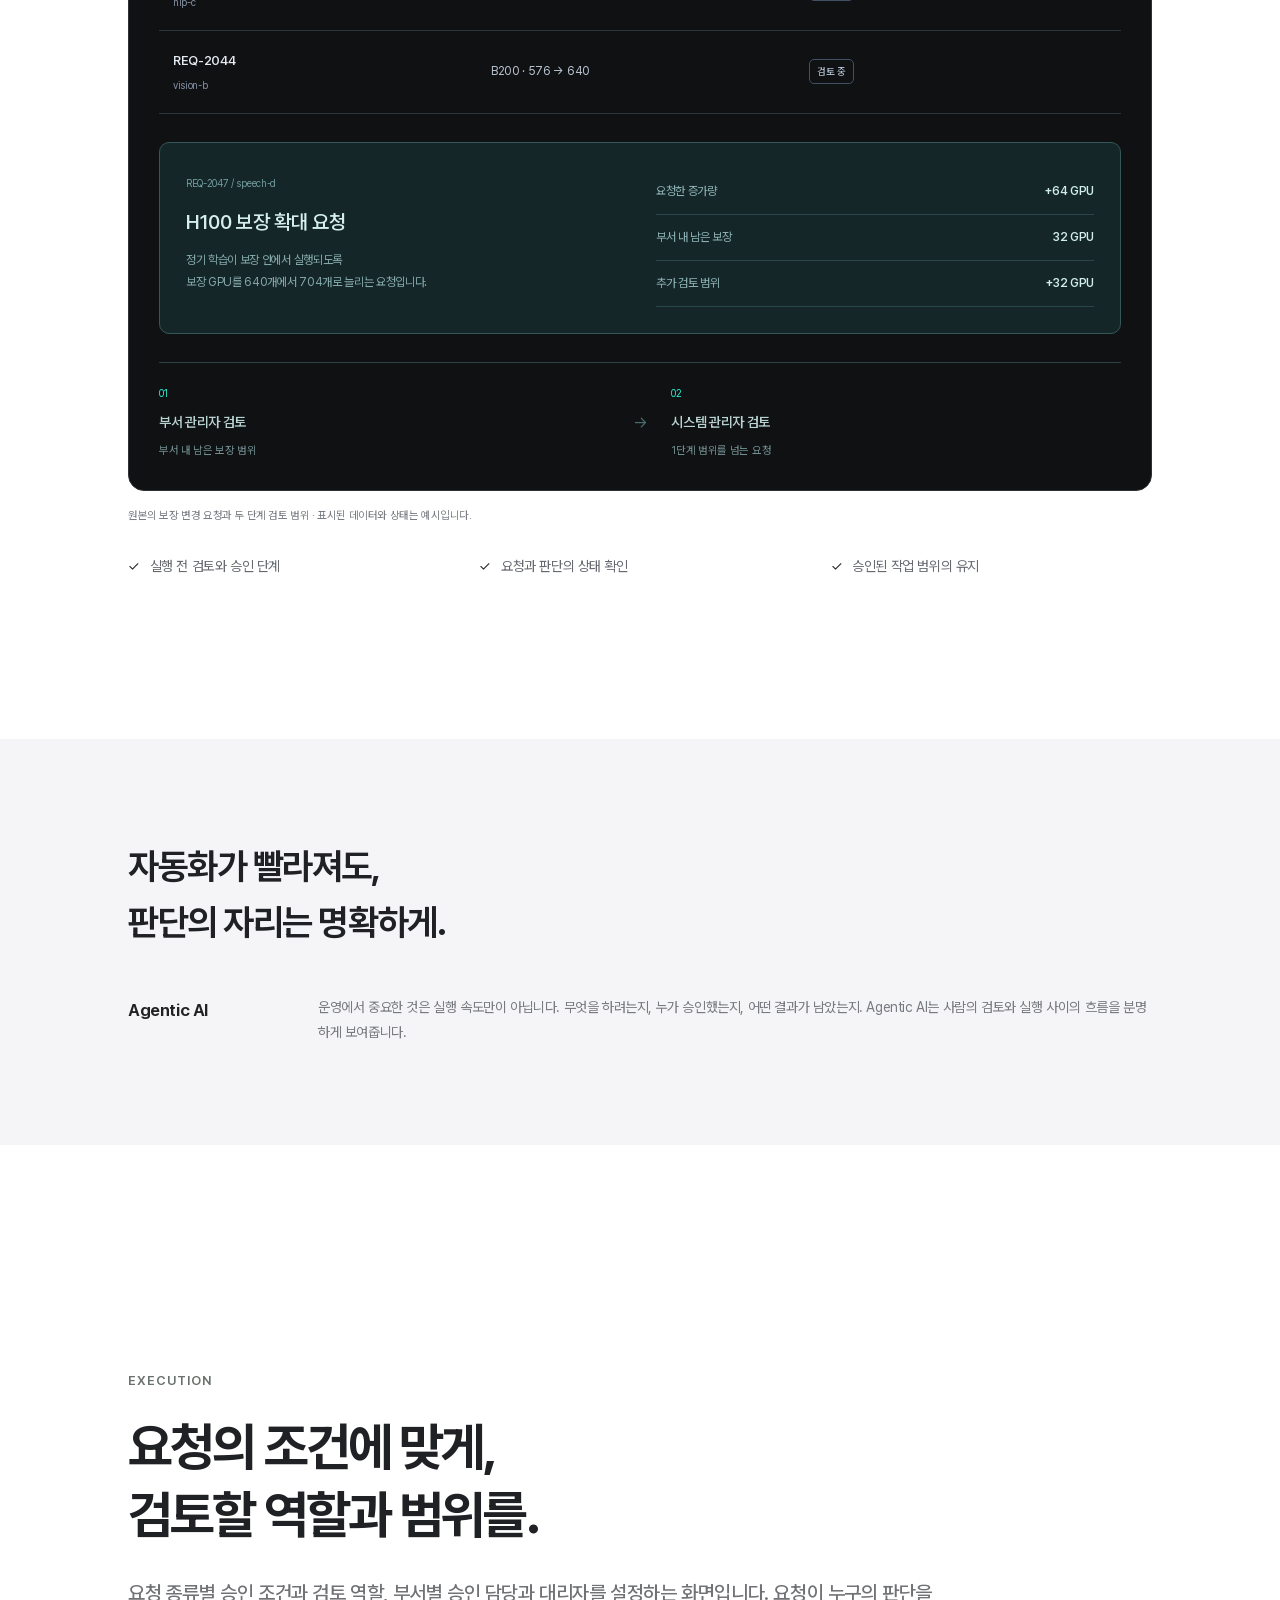
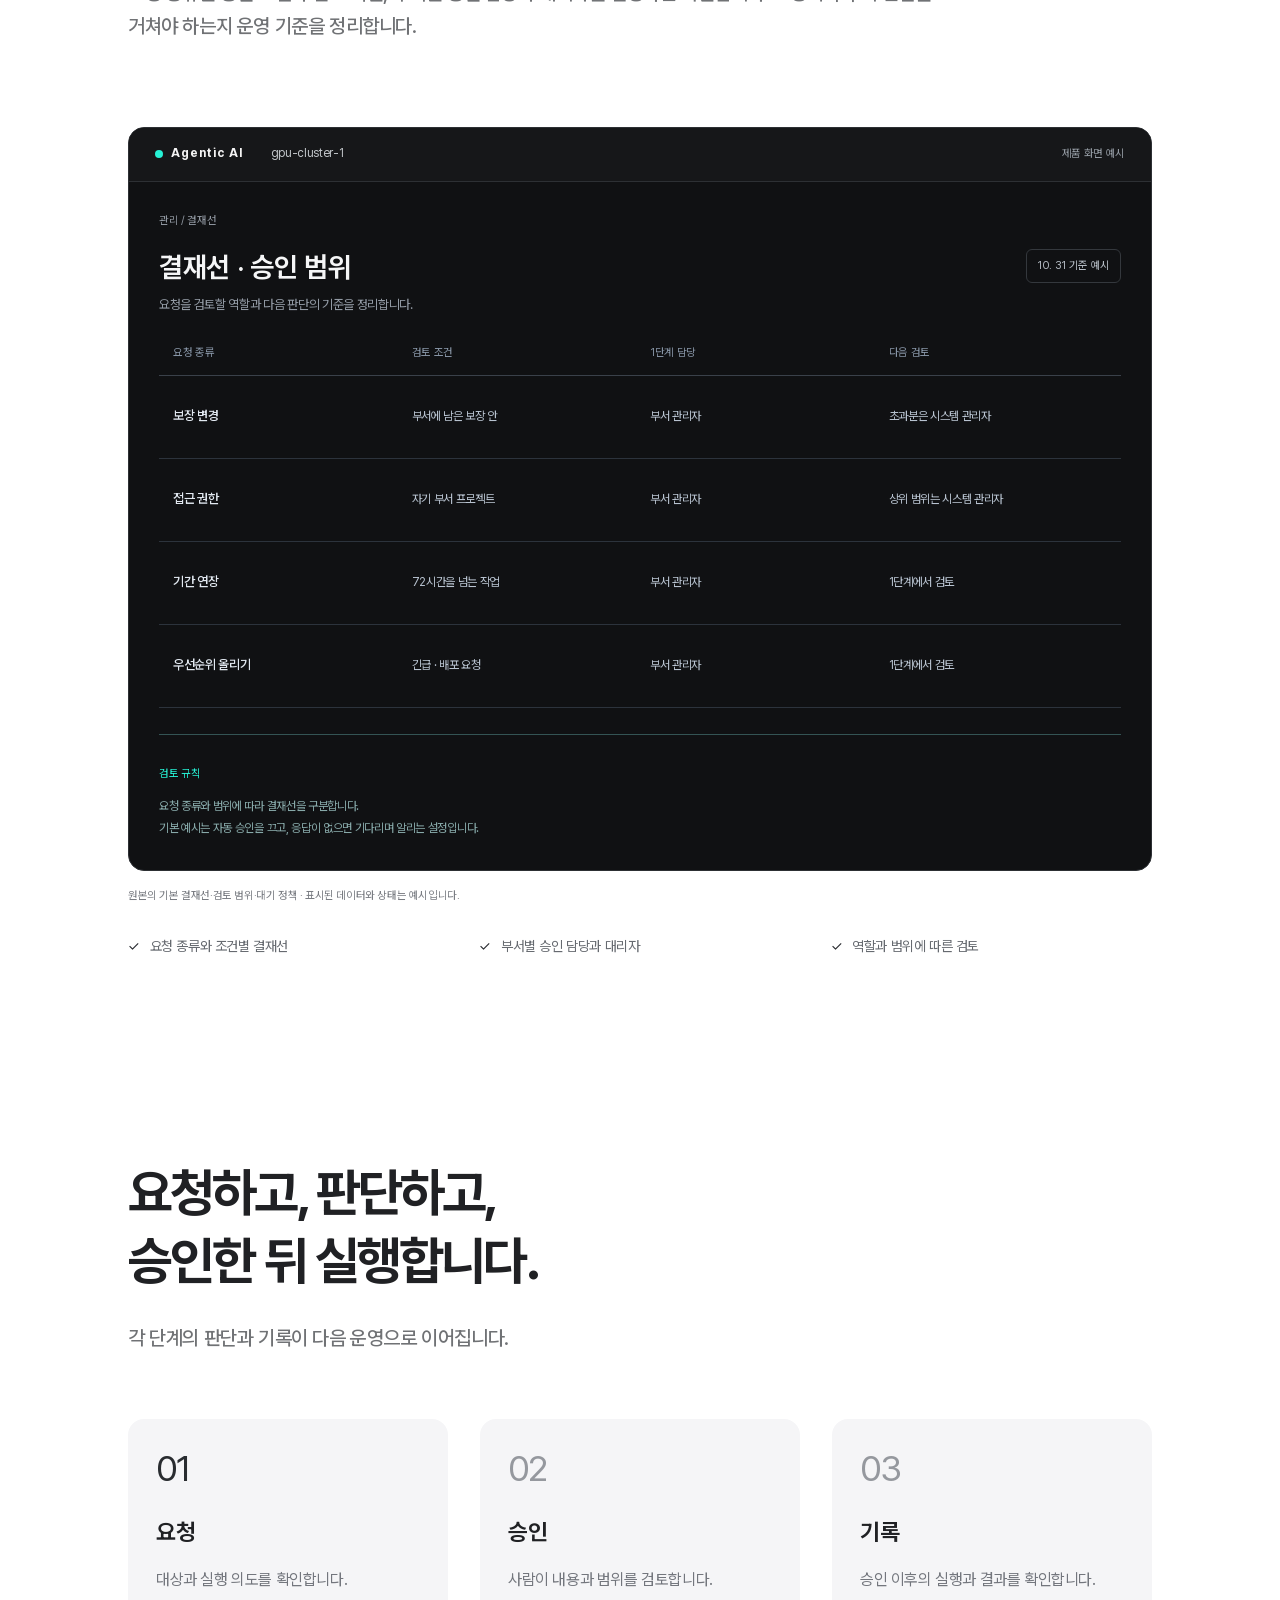
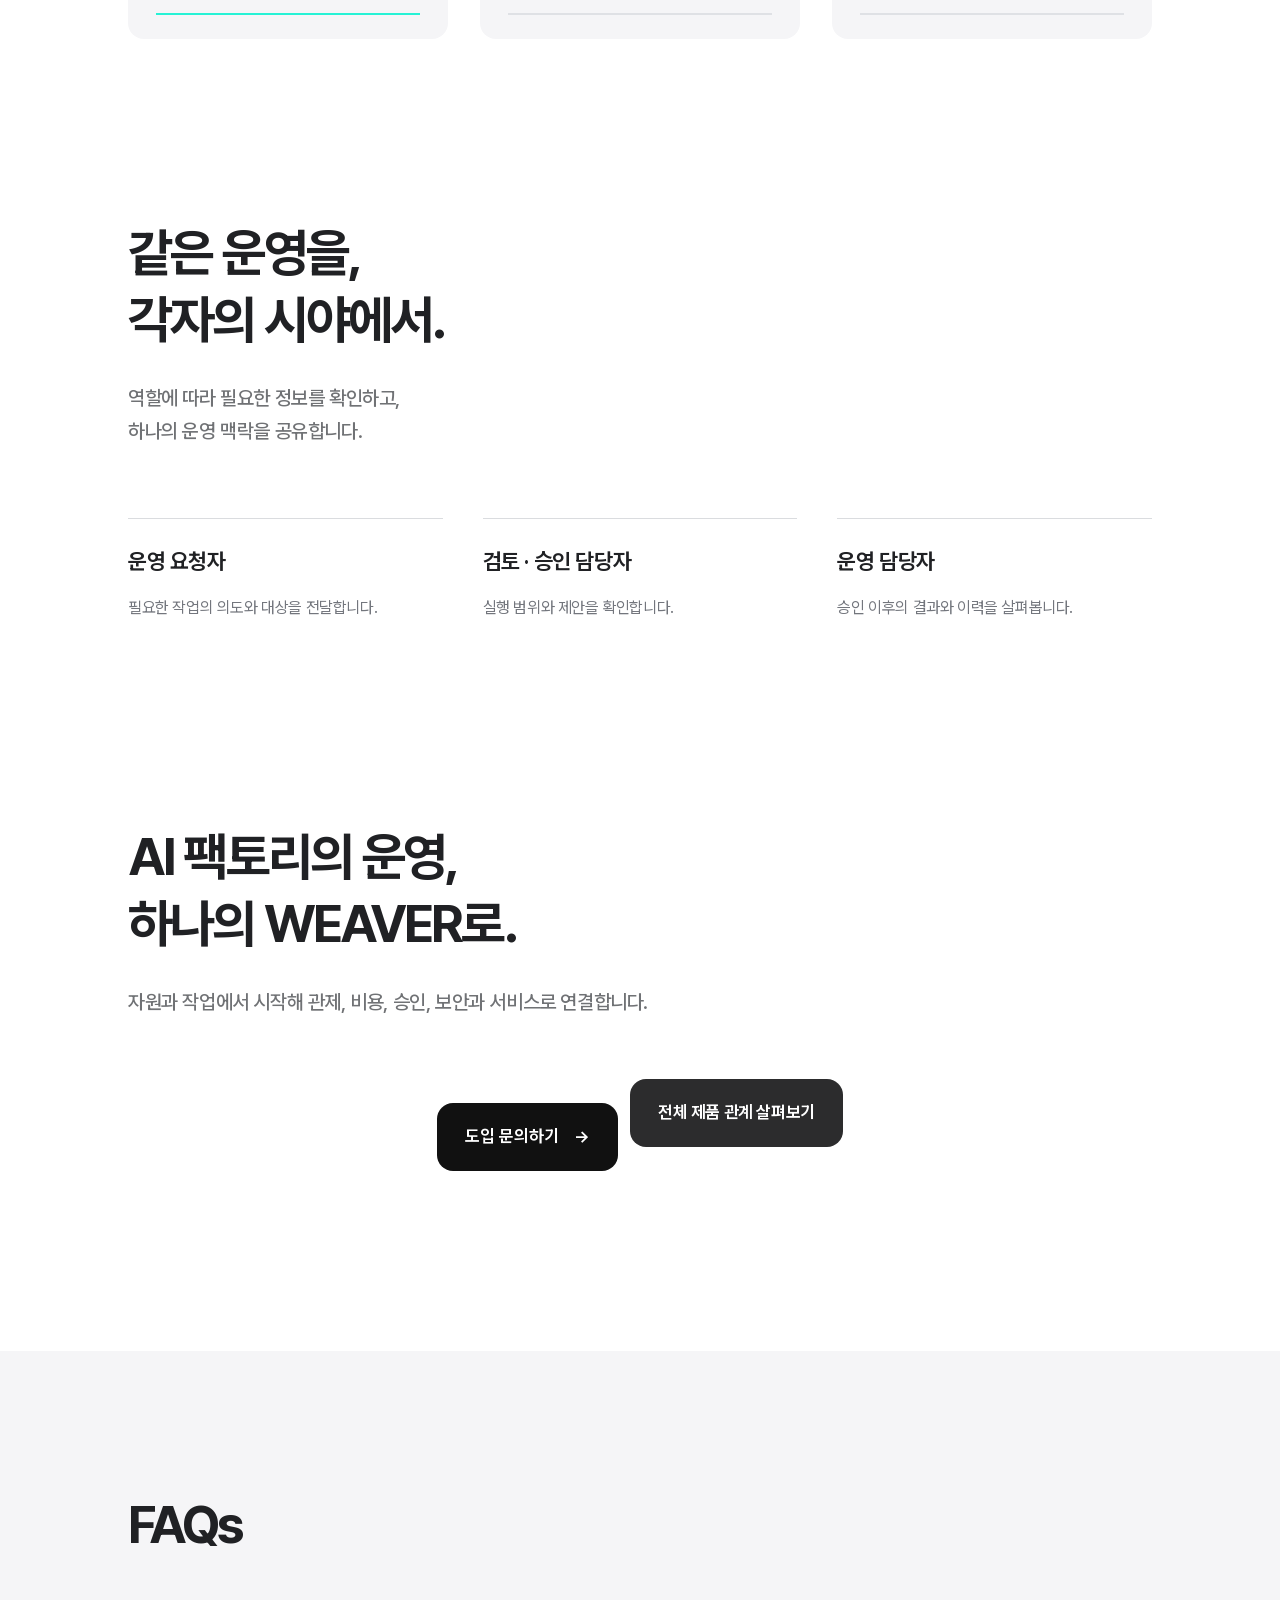
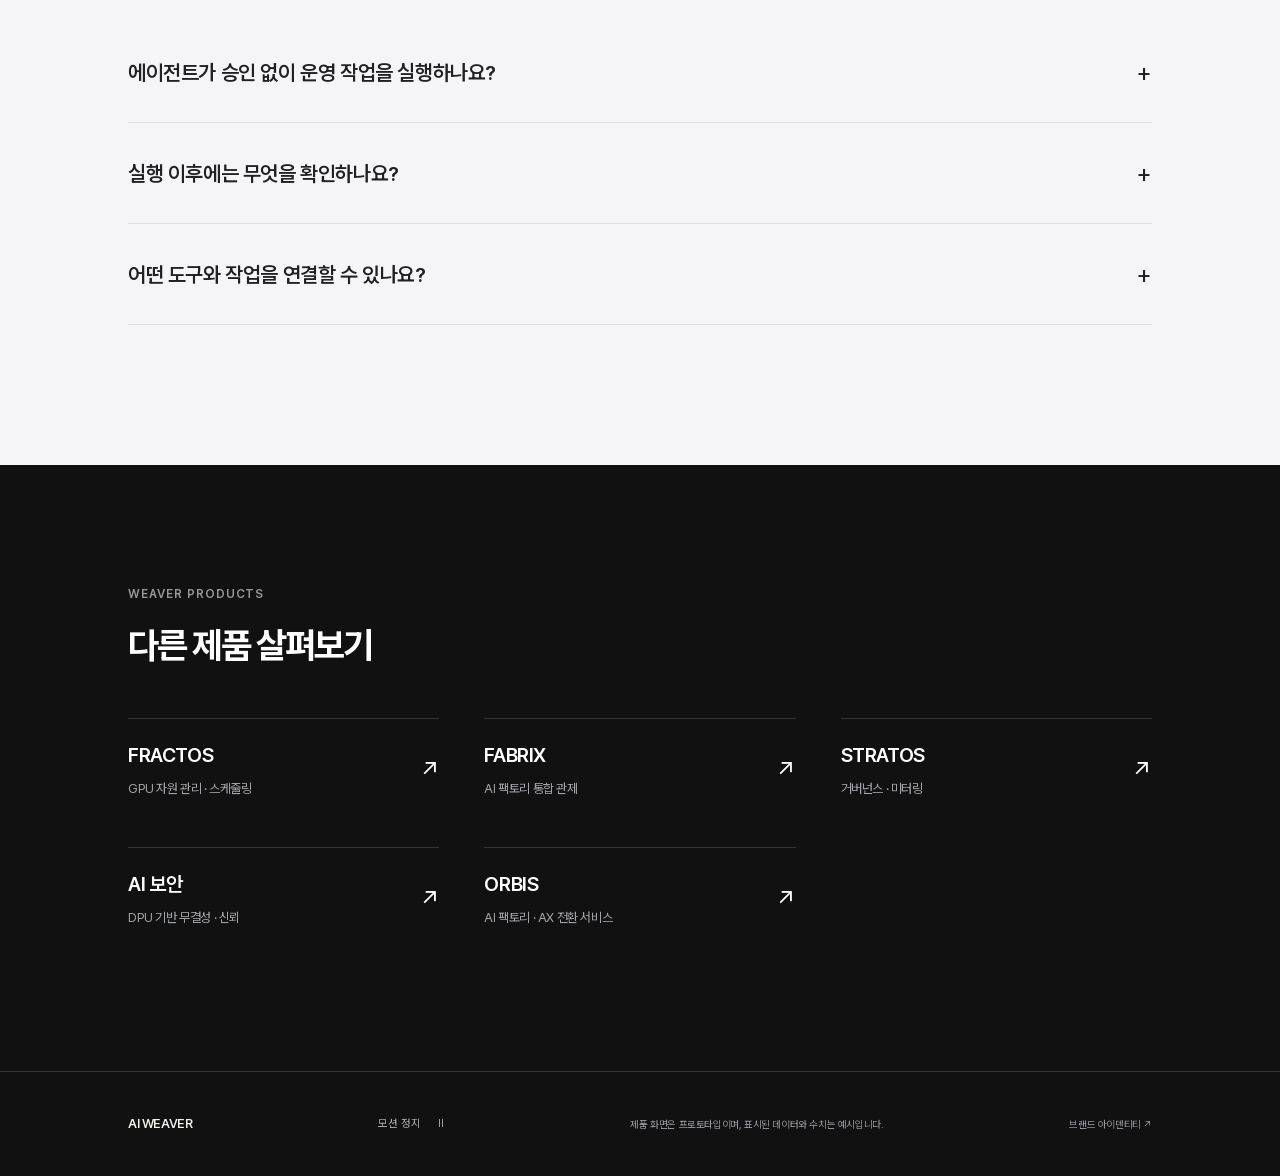
<file: product-agentic.html>
<!doctype html><html lang="ko"><head><meta charset="utf-8"><meta name="viewport" content="width=device-width,initial-scale=1"><meta name="theme-color" content="#111111"><title>Agentic AI — 승인 기반 운영 에이전트 | AI WEAVER</title><meta name="description" content="운영 요청을 검토 가능한 제안으로 정리하고, 승인된 범위의 실행과 기록을 하나의 흐름으로 연결합니다."><link rel="stylesheet" href="weaver-products.css?v=4c7e13344c"><link rel="preload" href="weaver-pretendard.woff2" as="font" type="font/woff2" crossorigin><script src="weaver-anime.js" defer></script><script src="weaver-products.js?v=4c7e13344c" defer></script><link rel="stylesheet" href="weaver-inquiry.css?v=20261109"><script src="weaver-inquiry.js?v=20261109" defer></script></head><body class="product-page detail-layout product-agentic" style="--accent:#26f2d5" data-product="agentic"><a class="skip-link" href="#overview">본문으로 건너뛰기</a><svg xmlns="http://www.w3.org/2000/svg" aria-hidden="true" focusable="false" width="0" height="0" style="position:absolute;overflow:hidden;pointer-events:none"><symbol id="weaver-mark-fractos" viewBox="0 0 100 100" fill="currentColor"><g transform="translate(50 50) rotate(26) scale(1.05)"><g class="loop-unit" data-loop-target="translate(-16 0) rotate(0) scale(1)" transform="translate(-16 0) rotate(0) scale(1)"><path d="M0 -33.619048a13.619048 13.619048 0 0 1 13.619048 13.619048v40a13.619048 13.619048 0 0 1 -27.238096 0v-40a13.619048 13.619048 0 0 1 13.619048 -13.619048ZM0 -28.380952a8.380952 8.380952 0 0 1 8.380952 8.380952v40a8.380952 8.380952 0 0 1 -16.761904 0v-40a8.380952 8.380952 0 0 1 8.380952 -8.380952Z" fill-rule="evenodd"/></g><g class="loop-unit" data-loop-target="translate(16 0) rotate(0) scale(1)" transform="translate(16 0) rotate(0) scale(1)"><path d="M0 -33.619048a13.619048 13.619048 0 0 1 13.619048 13.619048v40a13.619048 13.619048 0 0 1 -27.238096 0v-40a13.619048 13.619048 0 0 1 13.619048 -13.619048ZM0 -28.380952a8.380952 8.380952 0 0 1 8.380952 8.380952v40a8.380952 8.380952 0 0 1 -16.761904 0v-40a8.380952 8.380952 0 0 1 8.380952 -8.380952Z" fill-rule="evenodd"/></g></g></symbol><symbol id="weaver-mark-fabrix" viewBox="0 0 100 100" fill="currentColor"><g transform="translate(50 50) rotate(0) scale(1.38)"><g class="loop-unit" data-loop-target="translate(0 0) rotate(-45) scale(1)" transform="translate(0 0) rotate(-45) scale(1)"><path d="M0 -30.362319a10.362319 10.362319 0 0 1 10.362319 10.362319v40a10.362319 10.362319 0 0 1 -20.724638 0v-40a10.362319 10.362319 0 0 1 10.362319 -10.362319ZM0 -26.376812a6.376812 6.376812 0 0 1 6.376812 6.376812v40a6.376812 6.376812 0 0 1 -12.753624 0v-40a6.376812 6.376812 0 0 1 6.376812 -6.376812Z" fill-rule="evenodd"/></g><g class="loop-unit" data-loop-target="translate(0 0) rotate(45) scale(1)" transform="translate(0 0) rotate(45) scale(1)"><path d="M0 -30.362319a10.362319 10.362319 0 0 1 10.362319 10.362319v40a10.362319 10.362319 0 0 1 -20.724638 0v-40a10.362319 10.362319 0 0 1 10.362319 -10.362319ZM0 -26.376812a6.376812 6.376812 0 0 1 6.376812 6.376812v40a6.376812 6.376812 0 0 1 -12.753624 0v-40a6.376812 6.376812 0 0 1 6.376812 -6.376812Z" fill-rule="evenodd"/></g></g></symbol><symbol id="weaver-mark-stratos" viewBox="0 0 100 100" fill="currentColor"><g transform="translate(50 50) rotate(0) scale(1.03)"><g class="loop-unit" data-loop-target="translate(-12.856 4.679) rotate(-40) scale(1)" transform="translate(-12.856 4.679) rotate(-40) scale(1)"><path d="M0 -33.669903a13.669903 13.669903 0 0 1 13.669903 13.669903v40a13.669903 13.669903 0 0 1 -27.339806 0v-40a13.669903 13.669903 0 0 1 13.669903 -13.669903ZM0 -28.330097a8.330097 8.330097 0 0 1 8.330097 8.330097v40a8.330097 8.330097 0 0 1 -16.660194 0v-40a8.330097 8.330097 0 0 1 8.330097 -8.330097Z" fill-rule="evenodd"/></g><g class="loop-unit" data-loop-target="translate(0 0) rotate(0) scale(1)" transform="translate(0 0) rotate(0) scale(1)"><path d="M0 -33.669903a13.669903 13.669903 0 0 1 13.669903 13.669903v40a13.669903 13.669903 0 0 1 -27.339806 0v-40a13.669903 13.669903 0 0 1 13.669903 -13.669903ZM0 -28.330097a8.330097 8.330097 0 0 1 8.330097 8.330097v40a8.330097 8.330097 0 0 1 -16.660194 0v-40a8.330097 8.330097 0 0 1 8.330097 -8.330097Z" fill-rule="evenodd"/></g><g class="loop-unit" data-loop-target="translate(12.856 4.679) rotate(40) scale(1)" transform="translate(12.856 4.679) rotate(40) scale(1)"><path d="M0 -33.669903a13.669903 13.669903 0 0 1 13.669903 13.669903v40a13.669903 13.669903 0 0 1 -27.339806 0v-40a13.669903 13.669903 0 0 1 13.669903 -13.669903ZM0 -28.330097a8.330097 8.330097 0 0 1 8.330097 8.330097v40a8.330097 8.330097 0 0 1 -16.660194 0v-40a8.330097 8.330097 0 0 1 8.330097 -8.330097Z" fill-rule="evenodd"/></g></g></symbol><symbol id="weaver-mark-agentic" viewBox="0 0 100 100" fill="currentColor"><g transform="translate(50 50) rotate(0) scale(1.16)"><g class="loop-unit" data-loop-target="translate(10.392 0.34) rotate(-30) scale(1)" transform="translate(10.392 0.34) rotate(-30) scale(1)"><path d="M0 -33.37069a13.37069 13.37069 0 0 1 13.37069 13.37069v40a13.37069 13.37069 0 0 1 -26.74138 0v-40a13.37069 13.37069 0 0 1 13.37069 -13.37069ZM0 -28.62931a8.62931 8.62931 0 0 1 8.62931 8.62931v40a8.62931 8.62931 0 0 1 -17.25862 0v-40a8.62931 8.62931 0 0 1 8.62931 -8.62931Z" fill-rule="evenodd"/></g><g class="loop-unit" data-loop-target="translate(-10.392 0.34) rotate(30) scale(1)" transform="translate(-10.392 0.34) rotate(30) scale(1)"><path d="M0 -33.37069a13.37069 13.37069 0 0 1 13.37069 13.37069v40a13.37069 13.37069 0 0 1 -26.74138 0v-40a13.37069 13.37069 0 0 1 13.37069 -13.37069ZM0 -28.62931a8.62931 8.62931 0 0 1 8.62931 8.62931v40a8.62931 8.62931 0 0 1 -17.25862 0v-40a8.62931 8.62931 0 0 1 8.62931 -8.62931Z" fill-rule="evenodd"/></g></g></symbol><symbol id="weaver-mark-security" viewBox="0 0 100 100" fill="currentColor"><g transform="translate(50 50) rotate(26) scale(1.26)"><g class="loop-unit" data-loop-target="translate(0 0) rotate(0) scale(1)" transform="translate(0 0) rotate(0) scale(1)"><path d="M0 -33.18254a13.18254 13.18254 0 0 1 13.18254 13.18254v40a13.18254 13.18254 0 0 1 -26.36508 0v-40a13.18254 13.18254 0 0 1 13.18254 -13.18254ZM0 -28.81746a8.81746 8.81746 0 0 1 8.81746 8.81746v40a8.81746 8.81746 0 0 1 -17.63492 0v-40a8.81746 8.81746 0 0 1 8.81746 -8.81746Z" fill-rule="evenodd"/></g><g class="loop-unit" data-loop-target="translate(0 0) rotate(0) scale(0.4)" transform="translate(0 0) rotate(0) scale(0.4)"><path d="M0 -36.456349a16.456349 16.456349 0 0 1 16.456349 16.456349v40a16.456349 16.456349 0 0 1 -32.912698 0v-40a16.456349 16.456349 0 0 1 16.456349 -16.456349ZM0 -25.543651a5.543651 5.543651 0 0 1 5.543651 5.543651v40a5.543651 5.543651 0 0 1 -11.087302 0v-40a5.543651 5.543651 0 0 1 5.543651 -5.543651Z" fill-rule="evenodd"/></g></g></symbol><symbol id="weaver-mark-orbis" viewBox="0 0 100 100" fill="currentColor"><g class="loop-unit" transform="translate(50 25) rotate(90)"><path d="M0 -24.45a10.45 10.45 0 0 1 10.45 10.45v28a10.45 10.45 0 0 1 -20.9 0v-28a10.45 10.45 0 0 1 10.45 -10.45ZM0 -18.95a4.95 4.95 0 0 1 4.95 4.95v28a4.95 4.95 0 0 1 -9.9 0v-28a4.95 4.95 0 0 1 4.95 -4.95Z" fill-rule="evenodd"/></g><g class="loop-unit" transform="translate(75 50) rotate(0)"><path d="M0 -24.45a10.45 10.45 0 0 1 10.45 10.45v28a10.45 10.45 0 0 1 -20.9 0v-28a10.45 10.45 0 0 1 10.45 -10.45ZM0 -18.95a4.95 4.95 0 0 1 4.95 4.95v28a4.95 4.95 0 0 1 -9.9 0v-28a4.95 4.95 0 0 1 4.95 -4.95Z" fill-rule="evenodd"/></g><g class="loop-unit" transform="translate(50 75) rotate(90)"><path d="M0 -24.45a10.45 10.45 0 0 1 10.45 10.45v28a10.45 10.45 0 0 1 -20.9 0v-28a10.45 10.45 0 0 1 10.45 -10.45ZM0 -18.95a4.95 4.95 0 0 1 4.95 4.95v28a4.95 4.95 0 0 1 -9.9 0v-28a4.95 4.95 0 0 1 4.95 -4.95Z" fill-rule="evenodd"/></g><g class="loop-unit" transform="translate(25 50) rotate(0)"><path d="M0 -24.45a10.45 10.45 0 0 1 10.45 10.45v28a10.45 10.45 0 0 1 -20.9 0v-28a10.45 10.45 0 0 1 10.45 -10.45ZM0 -18.95a4.95 4.95 0 0 1 4.95 4.95v28a4.95 4.95 0 0 1 -9.9 0v-28a4.95 4.95 0 0 1 4.95 -4.95Z" fill-rule="evenodd"/></g></symbol></svg><header class="product-header weaver-gnb" data-weaver-gnb>
 <div class="weaver-gnb-bar"><a class="weaver-gnb-logo" href="./?v=4c7e13344c" aria-label="AI WEAVER 홈"><img src="weaver-logo.svg" alt=""><span>AI WEAVER</span></a>
 <nav class="weaver-gnb-triggers" aria-label="주 메뉴"><button type="button" class="weaver-gnb-toggle" aria-expanded="false" aria-controls="weaver-product-menu" aria-label="제품 메뉴 열기"><span>제품</span><svg viewBox="0 0 24 24" aria-hidden="true"><path d="M5 7h14M5 12h14M5 17h14"/></svg></button><a class="weaver-gnb-scenarios" href="scenarios.html?v=4c7e13344c">활용 시나리오</a><a class="weaver-gnb-adoption" href="adoption.html?v=4c7e13344c">도입 안내</a><a class="weaver-gnb-brand" href="brand.html?v=4c7e13344c">브랜드</a></nav><button type="button" class="weaver-gnb-inquiry" data-inquiry>도입 문의</button></div>
 <button class="weaver-gnb-backdrop" aria-label="제품 메뉴 닫기" tabindex="-1" hidden></button>
 <div class="weaver-gnb-panel" id="weaver-product-menu" hidden><div class="weaver-gnb-content"><div class="weaver-gnb-mobile-explore"><a href="scenarios.html?v=4c7e13344c">활용 시나리오 <span aria-hidden="true">↗</span></a><a href="adoption.html?v=4c7e13344c">도입 안내 <span aria-hidden="true">↗</span></a></div><div class="weaver-gnb-primary"><h3>Products</h3><a href="product-fractos.html?v=4c7e13344c"><span>GPU 자원 관리</span></a><a href="product-fabrix.html?v=4c7e13344c"><span>인프라 통합 관제</span></a><a href="product-stratos.html?v=4c7e13344c"><span>사용량·비용 관리</span></a><a href="product-agentic.html?v=4c7e13344c" aria-current="page"><span>운영 요청·승인</span></a><a href="product-security.html?v=4c7e13344c"><span>인프라 보안</span></a><a href="product-orbis.html?v=4c7e13344c"><span>AI 팩토리 구축</span></a></div><div class="weaver-gnb-groups"><section class="weaver-gnb-group" aria-labelledby="gnb-fractos"><h3 id="gnb-fractos">FRACTOS</h3><a href="product-fractos.html?v=4c7e13344c#feature-1">GPU 할당·회수</a><a href="product-fractos.html?v=4c7e13344c#feature-2">작업·대기열 관리</a><a href="product-fractos.html?v=4c7e13344c#feature-3">프로젝트 자원 보장</a></section><section class="weaver-gnb-group" aria-labelledby="gnb-fabrix"><h3 id="gnb-fabrix">FABRIX</h3><a href="product-fabrix.html?v=4c7e13344c#feature-1">클러스터 상태 보기</a><a href="product-fabrix.html?v=4c7e13344c#feature-2">문제·조치 연결</a><a href="product-fabrix.html?v=4c7e13344c#feature-3">운영 대상 탐색</a></section><section class="weaver-gnb-group" aria-labelledby="gnb-stratos"><h3 id="gnb-stratos">STRATOS</h3><a href="product-stratos.html?v=4c7e13344c#feature-1">GPU 사용량·비용</a><a href="product-stratos.html?v=4c7e13344c#feature-2">프로젝트 예산</a><a href="product-stratos.html?v=4c7e13344c#feature-3">GPU별 단가 설정</a></section><section class="weaver-gnb-group" aria-labelledby="gnb-agentic"><h3 id="gnb-agentic">Agentic AI</h3><a href="product-agentic.html?v=4c7e13344c#feature-1">요청과 작업 제안</a><a href="product-agentic.html?v=4c7e13344c#feature-2">검토·승인 흐름</a><a href="product-agentic.html?v=4c7e13344c#feature-3">역할·실행 범위</a></section><section class="weaver-gnb-group" aria-labelledby="gnb-security"><h3 id="gnb-security">AI 보안</h3><a href="product-security.html?v=4c7e13344c#feature-1">DPU 무결성 확인</a><a href="product-security.html?v=4c7e13344c#feature-2">대상별 보호 상태</a><a href="product-security.html?v=4c7e13344c#feature-3">변경·승인 기록</a></section><section class="weaver-gnb-group" aria-labelledby="gnb-orbis"><h3 id="gnb-orbis">ORBIS</h3><a href="product-orbis.html?v=4c7e13344c#feature-1">요구 분석·설계</a><a href="product-orbis.html?v=4c7e13344c#feature-2">구축 이후 운영</a><a href="product-orbis.html?v=4c7e13344c#feature-3">운영 개선·AX 전환</a></section></div><a class="weaver-gnb-mobile-brand" href="brand.html?v=4c7e13344c">WEAVER 브랜드 <span aria-hidden="true">↗</span></a></div></div>
 </header><main>
<section class="detail-hero reference-hero" id="overview" aria-labelledby="product-title"><div class="reference-header-space" aria-hidden="true"></div><div class="reference-hero-content"><div class="reference-lockup"><span class="reference-symbol" aria-hidden="true"><svg class="hero-symbol" viewBox="0 0 100 100" aria-hidden="true" ><use href="#weaver-mark-agentic"/></svg></span><span class="reference-product-name">Agentic AI</span></div><div class="reference-hero-message"><h1 id="product-title">요청부터 실행까지, 사람의 판단과 함께.</h1><p class="reference-hero-description">운영 요청을 검토 가능한 제안으로 정리하고,<br>승인된 범위의 실행과 기록을 하나의 흐름으로 연결합니다.</p></div><div class="detail-actions reference-hero-actions"><button type="button" class="detail-primary" data-inquiry>도입 문의하기 <span aria-hidden="true">→</span></button><a class="detail-secondary" href="#feature-1">핵심 기능 살펴보기</a></div></div></section>
<section class="detail-feature" aria-labelledby="feature-title-1"><div class="detail-container"><div class="feature-copy" id="feature-1"><p class="detail-kicker">REQUEST</p><h2 id="feature-title-1">짧은 요청에서,<br>검토 가능한 제안으로.</h2><p class="detail-description">운영 요청이 어떤 대상과 작업을 의미하는지 확인합니다. 실행하려는 내용과 범위를 정리해 사람의 판단을 위한 맥락을 만듭니다.</p></div><figure class="detail-figure concept-exhibit cp-agentic-0" data-native-exhibit data-concept-exhibit="agentic-0" data-motion-visual data-demo="agentic" data-motion-duration="4600" aria-label="짧은 요청을, 판단할 수 있는 형태로. — 요청·검토 개념도"><div class="cp-surface"><div class="cp-top"><div><span class="cp-kicker">AGENTIC / 01</span><h3>짧은 요청을, 판단할 수 있는 형태로.</h3></div><span class="cp-kind">요청·검토 개념도</span></div><div class="cp-agent-layout"><section class="cp-agent-request" data-step="0" data-focus-label="운영 요청의 의도" data-focus-copy="대상과 확인하려는 내용을 검토 가능한 단위로 정리합니다."><div class="cp-agent-initial" aria-hidden="true">↳</div><div><span class="cp-section-label">운영 요청</span><blockquote>비전 연구팀의 작업 상태를 확인하고,<br>다음 운영 작업을 검토해 주세요.</blockquote></div></section><div class="cp-agent-connector" aria-hidden="true"><i></i><span>요청에서 검토할 내용으로</span><i></i></div><div class="cp-agent-review"><article class="cp-proposal" data-step="1" data-focus-label="검토할 제안의 구성" data-focus-copy="대상, 확인 정보와 제안하는 작업의 범위를 나눠 봅니다."><div class="cp-proposal-head"><span>REVIEWABLE PROPOSAL</span><b>검토할 제안</b></div><dl><div><dt>대상</dt><dd>프로젝트 A · 학습 작업</dd></div><div><dt>확인 정보</dt><dd>작업 상태와 자원 맥락</dd></div><div><dt>제안 범위</dt><dd>변경할 내용과 영향 대상</dd></div></dl></article><article class="cp-human-gate" data-step="2" data-focus-label="판단의 경계는 사람에게" data-focus-copy="제안은 실행과 구분하고, 사람이 내용과 허용 범위를 검토합니다."><span class="cp-gate-icon" aria-hidden="true"><svg viewBox="0 0 44 44"><circle cx="22" cy="14" r="6"/><path d="M10 35V31C10 24 34 24 34 31V35"/></svg></span><span class="cp-section-label">HUMAN REVIEW</span><h4>사람의 검토</h4><p>내용 · 대상 · 허용 범위</p><span class="cp-gate-boundary">제안과 실행의 경계</span></article></div></div><div class="cp-bottom"><span><i aria-hidden="true"></i>강조된 항목을 따라 살펴보세요</span><span>개념 설명 · 구성 예시</span></div></div><figcaption class="cp-caption"><div><span data-caption-mode>자동 시연</span><span data-caption-step>01 / 03</span></div><strong data-caption-title>운영 흐름 살펴보기</strong><p data-caption-copy>강조된 항목을 기준으로 살펴봅니다.</p><small>요청 해석과 제안의 개념을 설명합니다. 연결할 도구와 실제 허용 작업은 운영 정책에 따라 정합니다.</small></figcaption></figure><ul class="detail-points"><li><span aria-hidden="true">✓</span>운영 대상과 요청 내용 확인</li><li><span aria-hidden="true">✓</span>제안하는 작업의 범위 정리</li><li><span aria-hidden="true">✓</span>검토할 내용을 실행 전에 확인</li></ul></div></section><section class="detail-feature" aria-labelledby="feature-title-2"><div class="detail-container"><div class="feature-copy" id="feature-2"><p class="detail-kicker">APPROVAL</p><h2 id="feature-title-2">판단은 사람에게.<br>흐름은 끊기지 않게.</h2><p class="detail-description">운영 요청의 종류와 걸린 규칙, 승인했을 때의 영향을 나란히 확인합니다. 실행 전에 사람이 내용과 범위를 검토하는 승인 흐름을 보여줍니다.</p></div><figure class="native-product-exhibit native-approvals" data-native-exhibit aria-label="승인 요청 제품 화면 예시"><div class="exhibit-app" >
<div class="exhibit-topline"><span><i aria-hidden="true"></i>Agentic AI</span><span>gpu-cluster-1</span><small>제품 화면 예시</small></div><div class="exhibit-body"><div class="exhibit-breadcrumb">관리 / 승인 요청</div><div class="exhibit-heading"><div><h3>승인 요청</h3><p>요청한 변경과 영향을 살핀 뒤, 사람이 판단합니다.</p></div><span class="exhibit-scope">10. 31 기준 예시</span></div><div class="native-table " style="--columns:3"><div class="native-table-head"><span>승인 요청</span><span>보장 변경</span><span>상태</span></div><div class="native-table-row" data-step="0"><div data-label="승인 요청"><b>REQ-2047</b><small>speech-d</small></div><div data-label="보장 변경">H100 · 640 → 704</div><div data-label="상태"><span class="native-badge">검토 중</span></div></div><div class="native-table-row" data-step="1"><div data-label="승인 요청"><b>REQ-2045</b><small>nlp-c</small></div><div data-label="보장 변경">H100 · 768 → 800</div><div data-label="상태"><span class="native-badge">검토 중</span></div></div><div class="native-table-row" data-step="2"><div data-label="승인 요청"><b>REQ-2044</b><small>vision-b</small></div><div data-label="보장 변경">B200 · 576 → 640</div><div data-label="상태"><span class="native-badge">검토 중</span></div></div></div><div class="native-review-detail"><div><span>REQ-2047 / speech-d</span><h4>H100 보장 확대 요청</h4><p>정기 학습이 보장 안에서 실행되도록<br>보장 GPU를 640개에서 704개로 늘리는 요청입니다.</p></div><div class="native-review-math"><div><span>요청한 증가량</span><b>+64 GPU</b></div><div><span>부서 내 남은 보장</span><b>32 GPU</b></div><div><span>추가 검토 범위</span><b>+32 GPU</b></div></div></div><div class="native-approval-route"><div><span>01</span><b>부서 관리자 검토</b><small>부서 내 남은 보장 범위</small></div><i aria-hidden="true">→</i><div><span>02</span><b>시스템 관리자 검토</b><small>1단계 범위를 넘는 요청</small></div></div></div></div><figcaption>원본의 보장 변경 요청과 두 단계 검토 범위 · 표시된 데이터와 상태는 예시입니다.</figcaption></figure><ul class="detail-points"><li><span aria-hidden="true">✓</span>실행 전 검토와 승인 단계</li><li><span aria-hidden="true">✓</span>요청과 판단의 상태 확인</li><li><span aria-hidden="true">✓</span>승인된 작업 범위의 유지</li></ul></div></section><section class="detail-statement"><div class="detail-container"><p>자동화가 빨라져도,<br>판단의 자리는 명확하게.</p><div><span>Agentic AI</span><span>운영에서 중요한 것은 실행 속도만이 아닙니다. 무엇을 하려는지, 누가 승인했는지, 어떤 결과가 남았는지. Agentic AI는 사람의 검토와 실행 사이의 흐름을 분명하게 보여줍니다.</span></div></div></section><section class="detail-feature" aria-labelledby="feature-title-3"><div class="detail-container"><div class="feature-copy" id="feature-3"><p class="detail-kicker">EXECUTION</p><h2 id="feature-title-3">요청의 조건에 맞게,<br>검토할 역할과 범위를.</h2><p class="detail-description">요청 종류별 승인 조건과 검토 역할, 부서별 승인 담당과 대리자를 설정하는 화면입니다. 요청이 누구의 판단을 거쳐야 하는지 운영 기준을 정리합니다.</p></div><figure class="native-product-exhibit native-approval-lines" data-native-exhibit aria-label="결재선 · 승인 범위 제품 화면 예시"><div class="exhibit-app" >
<div class="exhibit-topline"><span><i aria-hidden="true"></i>Agentic AI</span><span>gpu-cluster-1</span><small>제품 화면 예시</small></div><div class="exhibit-body"><div class="exhibit-breadcrumb">관리 / 결재선</div><div class="exhibit-heading"><div><h3>결재선 · 승인 범위</h3><p>요청을 검토할 역할과 다음 판단의 기준을 정리합니다.</p></div><span class="exhibit-scope">10. 31 기준 예시</span></div><div class="native-table " style="--columns:4"><div class="native-table-head"><span>요청 종류</span><span>검토 조건</span><span>1단계 담당</span><span>다음 검토</span></div><div class="native-table-row" data-step="0"><div data-label="요청 종류"><b>보장 변경</b></div><div data-label="검토 조건">부서에 남은 보장 안</div><div data-label="1단계 담당">부서 관리자</div><div data-label="다음 검토">초과분은 시스템 관리자</div></div><div class="native-table-row" data-step="1"><div data-label="요청 종류"><b>접근 권한</b></div><div data-label="검토 조건">자기 부서 프로젝트</div><div data-label="1단계 담당">부서 관리자</div><div data-label="다음 검토">상위 범위는 시스템 관리자</div></div><div class="native-table-row" data-step="2"><div data-label="요청 종류"><b>기간 연장</b></div><div data-label="검토 조건">72시간을 넘는 작업</div><div data-label="1단계 담당">부서 관리자</div><div data-label="다음 검토">1단계에서 검토</div></div><div class="native-table-row" data-step="3"><div data-label="요청 종류"><b>우선순위 올리기</b></div><div data-label="검토 조건">긴급 · 배포 요청</div><div data-label="1단계 담당">부서 관리자</div><div data-label="다음 검토">1단계에서 검토</div></div></div><div class="native-rule-note"><span>검토 규칙</span><p>요청 종류와 범위에 따라 결재선을 구분합니다.<br>기본 예시는 자동 승인을 끄고, 응답이 없으면 기다리며 알리는 설정입니다.</p></div></div></div><figcaption>원본의 기본 결재선·검토 범위·대기 정책 · 표시된 데이터와 상태는 예시입니다.</figcaption></figure><ul class="detail-points"><li><span aria-hidden="true">✓</span>요청 종류와 조건별 결재선</li><li><span aria-hidden="true">✓</span>부서별 승인 담당과 대리자</li><li><span aria-hidden="true">✓</span>역할과 범위에 따른 검토</li></ul></div></section>
<section class="detail-workflow" aria-labelledby="flow-title"><div class="detail-container" id="workflow"><h2 id="flow-title">요청하고, 판단하고,<br>승인한 뒤 실행합니다.</h2><p class="detail-description">각 단계의 판단과 기록이 다음 운영으로 이어집니다.</p><ol class="detail-journey" data-flow-visual><li data-flow-step="0"><span class="journey-number">01</span><h3>요청</h3><p>대상과 실행 의도를 확인합니다.</p><span class="journey-line" aria-hidden="true"></span></li><li data-flow-step="1"><span class="journey-number">02</span><h3>승인</h3><p>사람이 내용과 범위를 검토합니다.</p><span class="journey-line" aria-hidden="true"></span></li><li data-flow-step="2"><span class="journey-number">03</span><h3>기록</h3><p>승인 이후의 실행과 결과를 확인합니다.</p><span class="journey-line" aria-hidden="true"></span></li></ol></div></section>
<section class="detail-roles"><div class="detail-container"><h2>같은 운영을,<br>각자의 시야에서.</h2><p class="detail-description">역할에 따라 필요한 정보를 확인하고,<br>하나의 운영 맥락을 공유합니다.</p><div class="detail-role-grid"><article><h3>운영 요청자</h3><p>필요한 작업의 의도와 대상을 전달합니다.</p></article><article><h3>검토 · 승인 담당자</h3><p>실행 범위와 제안을 확인합니다.</p></article><article><h3>운영 담당자</h3><p>승인 이후의 결과와 이력을 살펴봅니다.</p></article></div></div></section>
<section class="detail-next"><div class="detail-container"><h2>AI 팩토리의 운영,<br>하나의 WEAVER로.</h2><p class="detail-description">자원과 작업에서 시작해 관제, 비용, 승인, 보안과 서비스로 연결합니다.</p><div class="detail-next-actions"><button type="button" class="detail-primary" data-inquiry>도입 문의하기 <span aria-hidden="true">→</span></button><a class="detail-secondary" href="./?v=4c7e13344c#connections">전체 제품 관계 살펴보기</a></div></div></section>
<section class="detail-faq" id="faq"><div class="detail-container"><h2>FAQs</h2><div class="detail-faq-list"><details><summary>에이전트가 승인 없이 운영 작업을 실행하나요?<span aria-hidden="true">+</span></summary><p>이 페이지가 설명하는 흐름은 승인 기반입니다. 요청과 검토, 승인 이후의 실행을 구분하며 실제 허용 작업과 정책은 도입 환경에서 정리합니다.</p></details><details><summary>실행 이후에는 무엇을 확인하나요?<span aria-hidden="true">+</span></summary><p>어떤 요청과 판단을 거쳤는지, 승인된 범위 안에서 실행이 어떻게 진행됐는지 결과와 이력을 연결해 확인합니다.</p></details><details><summary>어떤 도구와 작업을 연결할 수 있나요?<span aria-hidden="true">+</span></summary><p>연결할 운영 대상과 도구, 허용할 작업 범위는 실제 환경과 운영 정책을 확인한 뒤 결정합니다.</p></details></div></div></section>
<section class="detail-related"><div class="detail-container"><p class="detail-kicker">WEAVER PRODUCTS</p><h2>다른 제품 살펴보기</h2><div class="detail-related-grid"><a href="product-fractos.html?v=4c7e13344c"><span>FRACTOS</span><small>GPU 자원 관리 · 스케줄링</small><span aria-hidden="true">↗</span></a><a href="product-fabrix.html?v=4c7e13344c"><span>FABRIX</span><small>AI 팩토리 통합 관제</small><span aria-hidden="true">↗</span></a><a href="product-stratos.html?v=4c7e13344c"><span>STRATOS</span><small>거버넌스 · 미터링</small><span aria-hidden="true">↗</span></a><a href="product-security.html?v=4c7e13344c"><span>AI 보안</span><small>DPU 기반 무결성 · 신뢰</small><span aria-hidden="true">↗</span></a><a href="product-orbis.html?v=4c7e13344c"><span>ORBIS</span><small>AI 팩토리 · AX 전환 서비스</small><span aria-hidden="true">↗</span></a></div></div></section>
</main><footer class="product-footer"><a href="./?v=4c7e13344c">AI WEAVER</a><button class="detail-motion motion-control" type="button" data-motion-control aria-pressed="false">모션 정지 <span aria-hidden="true">Ⅱ</span></button><span>제품 화면은 프로토타입이며, 표시된 데이터와 수치는 예시입니다.</span><a href="brand.html?v=4c7e13344c">브랜드 아이덴티티 ↗</a></footer></body></html>
</file>
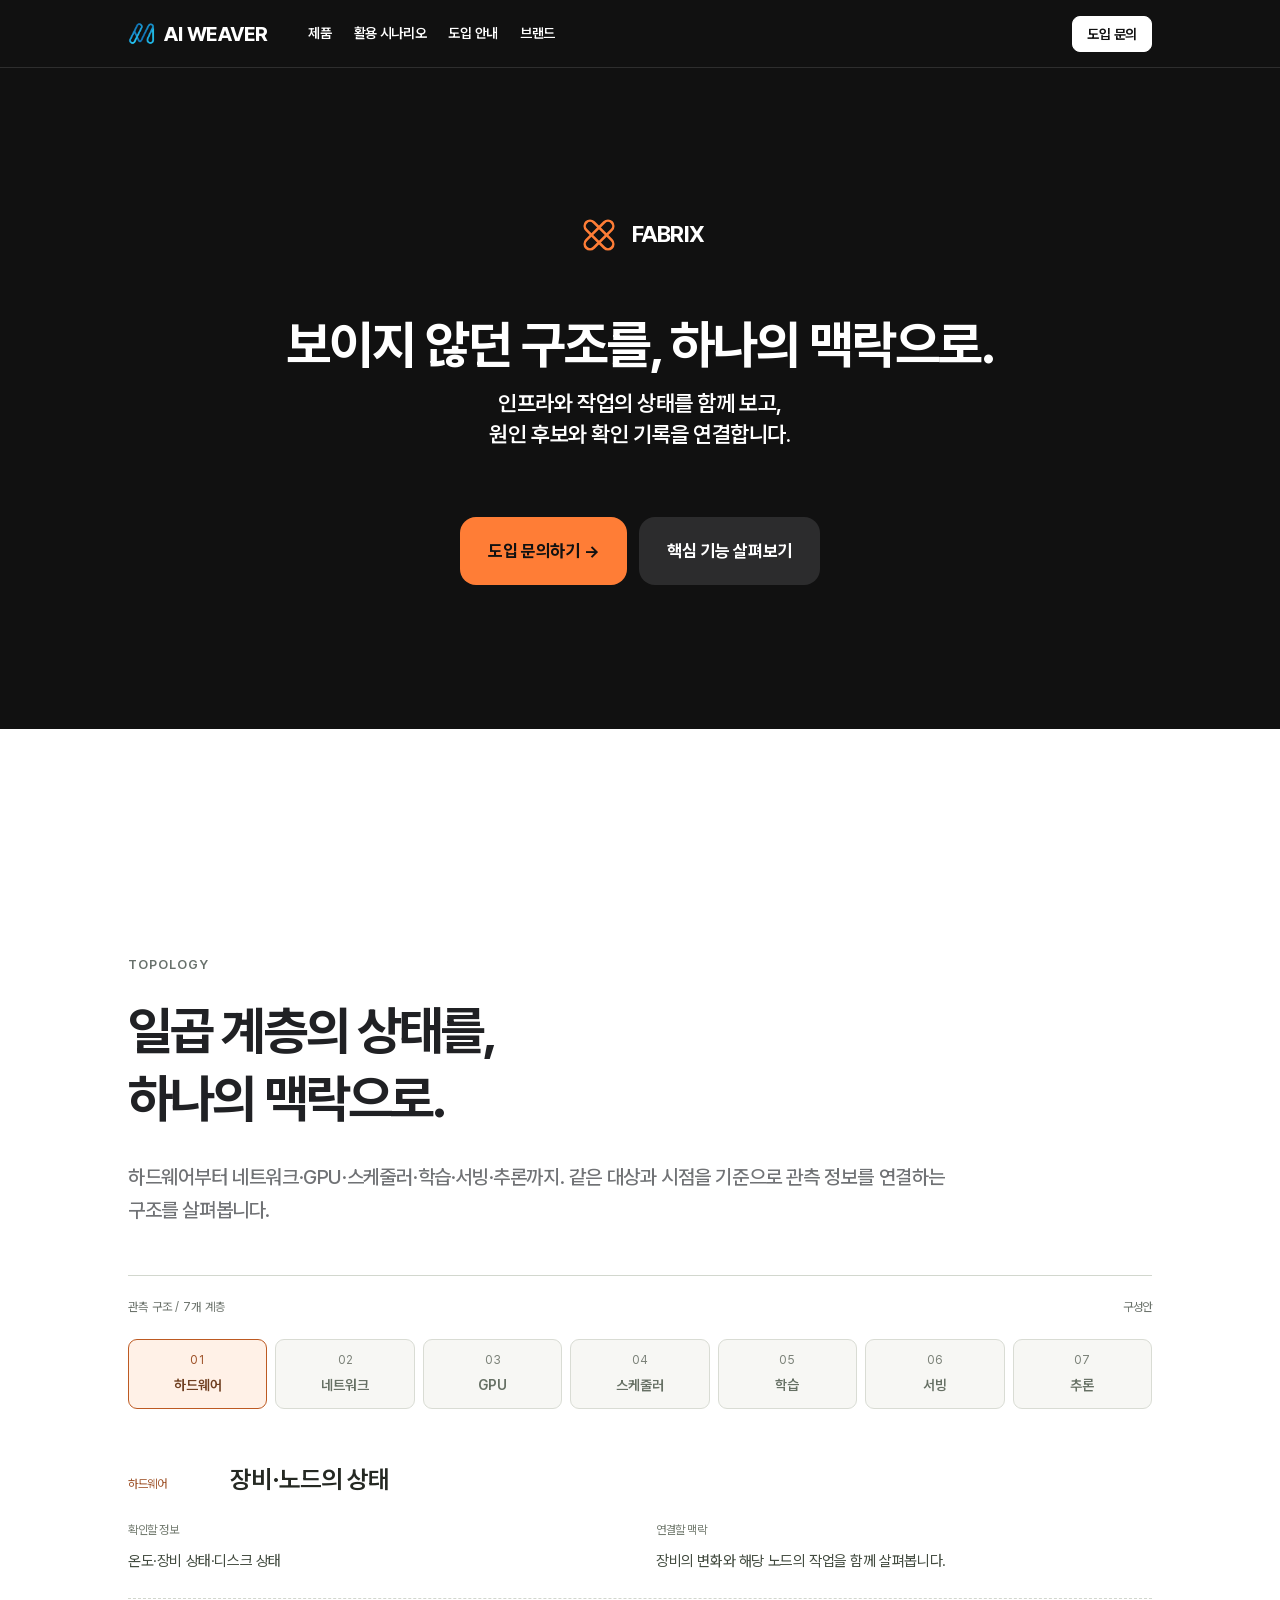
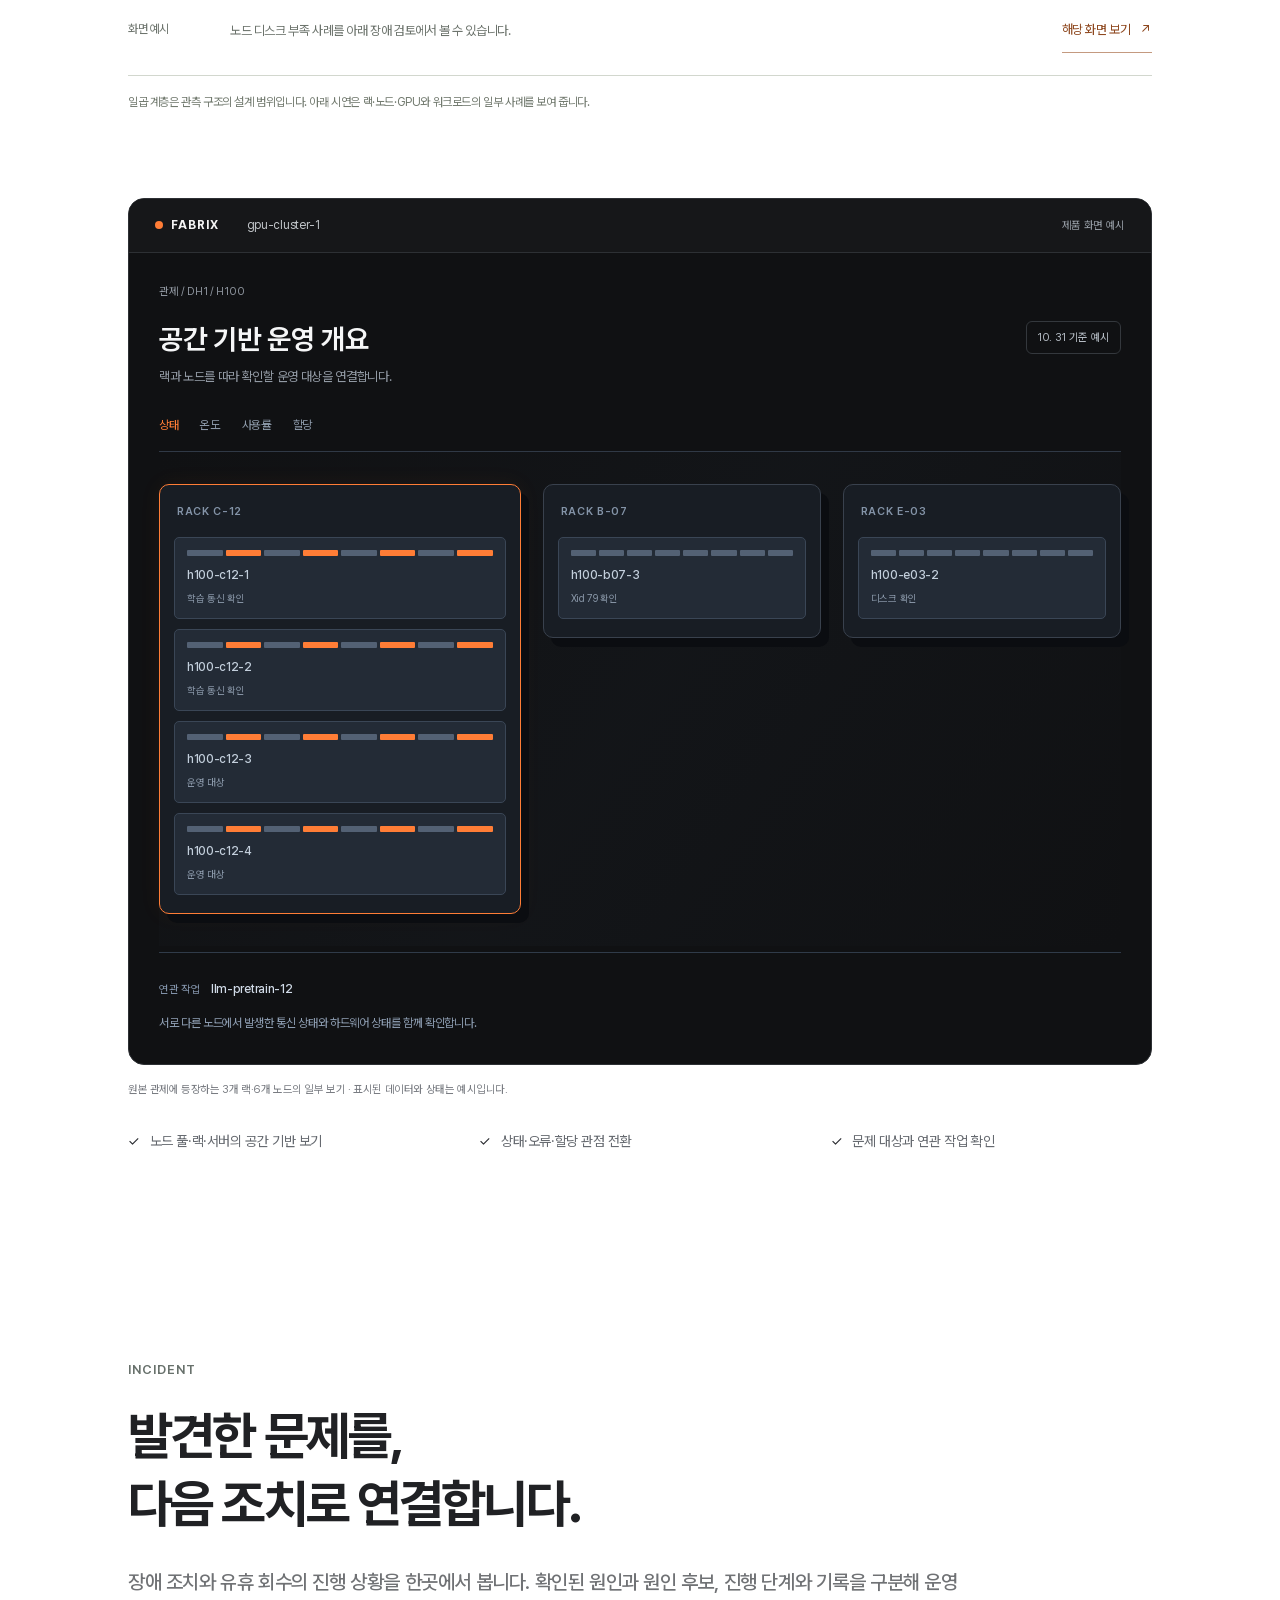
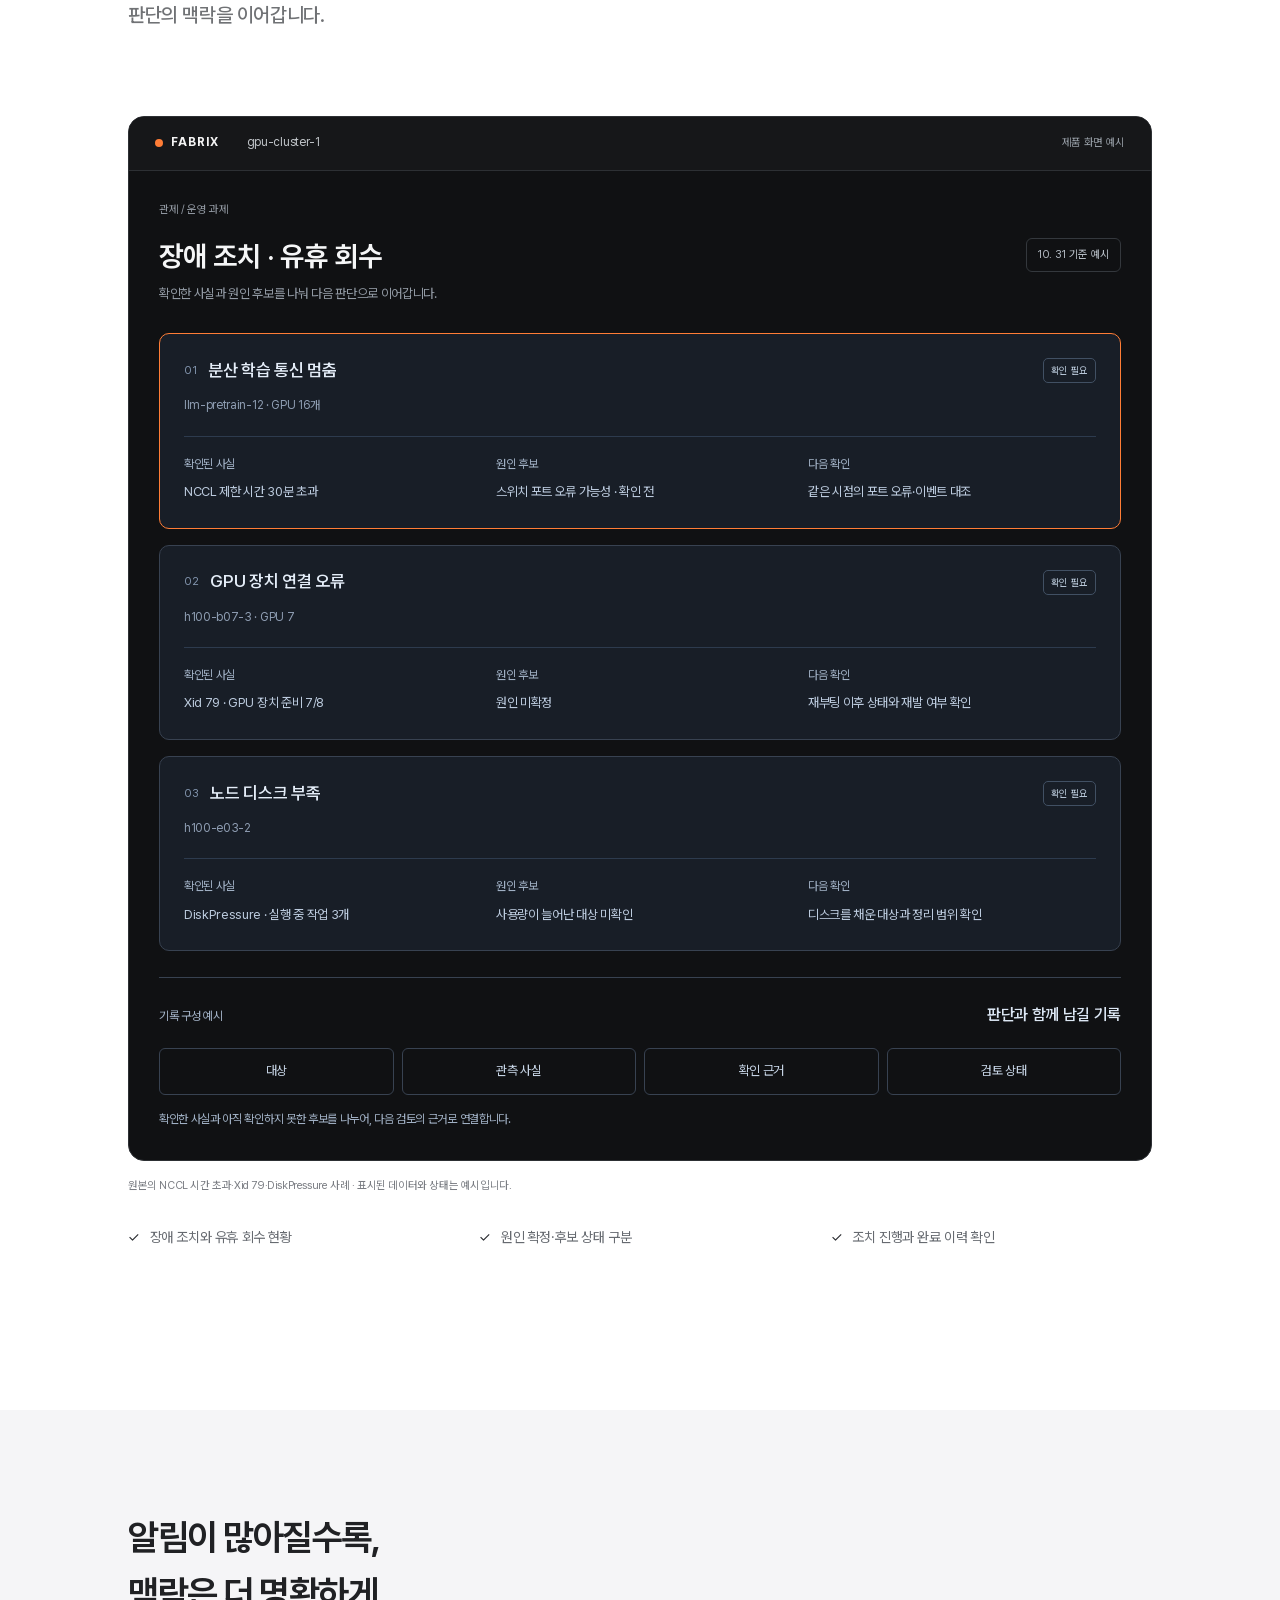
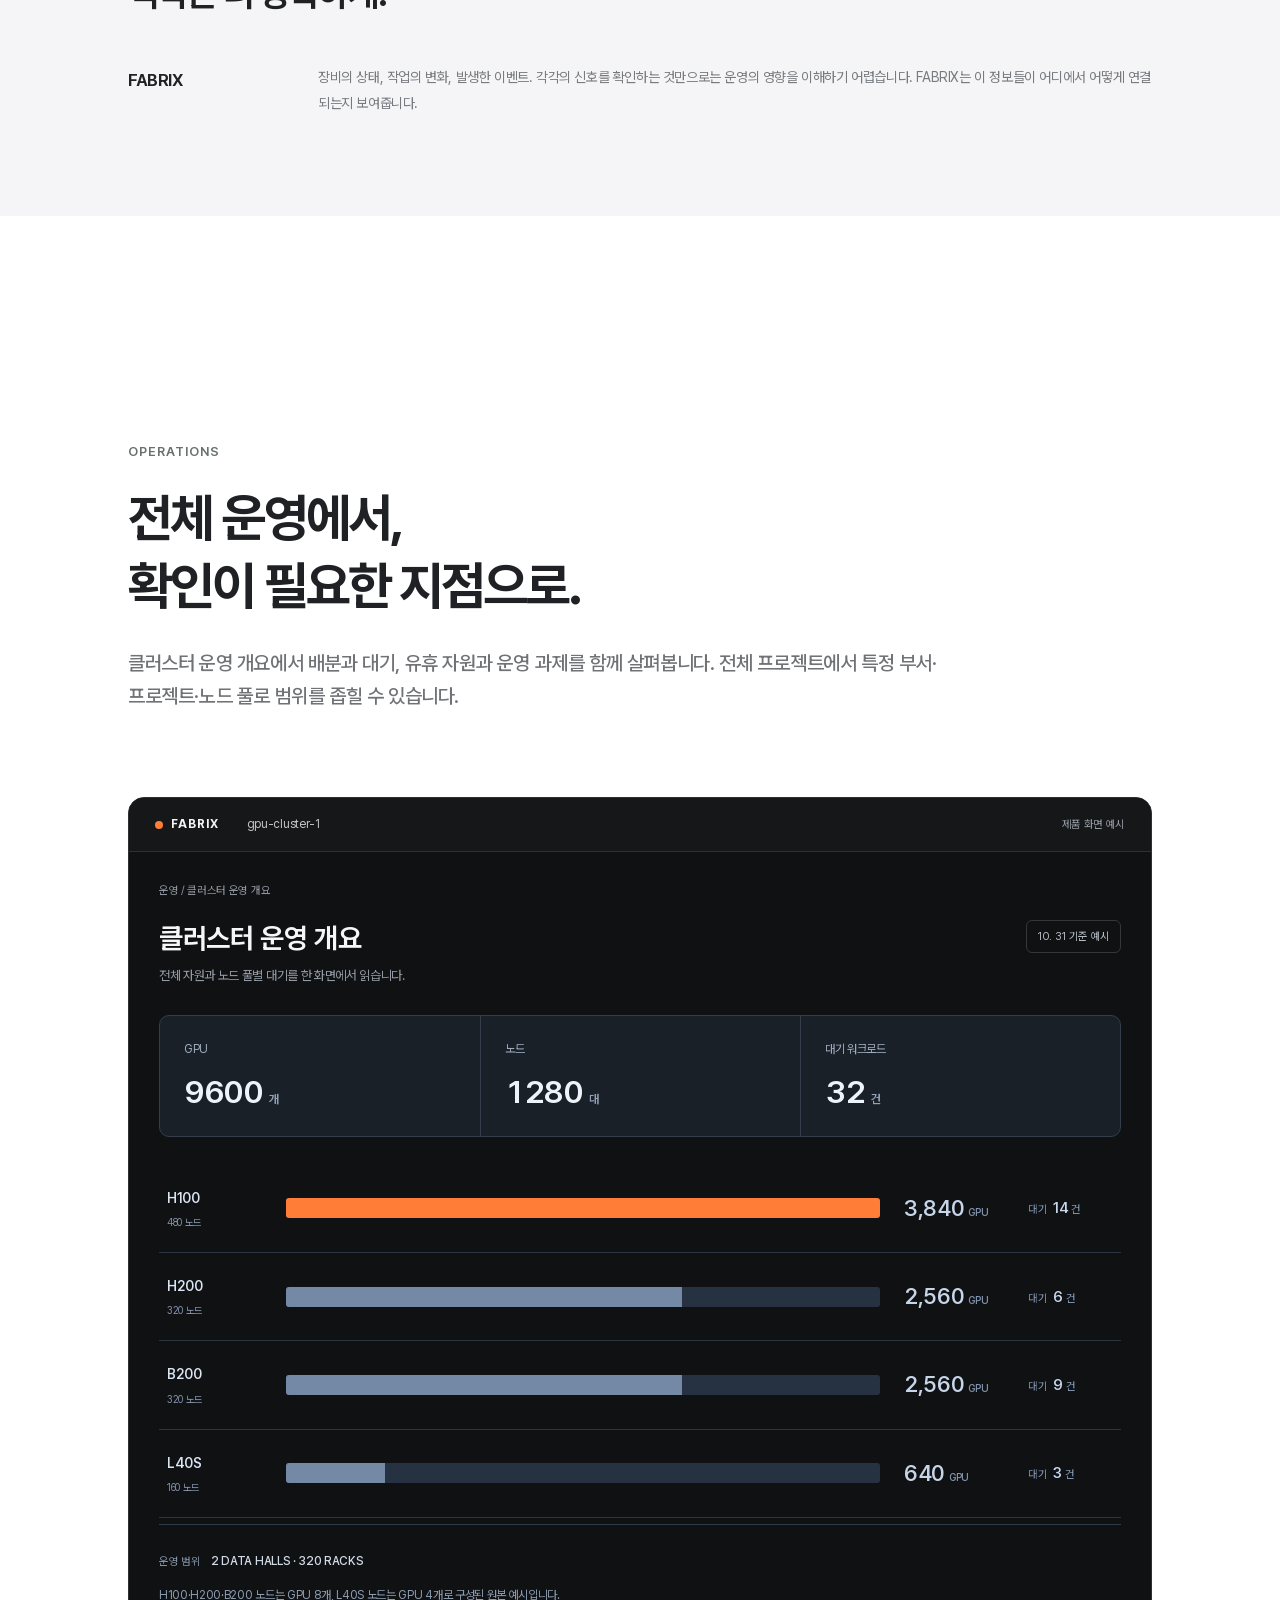
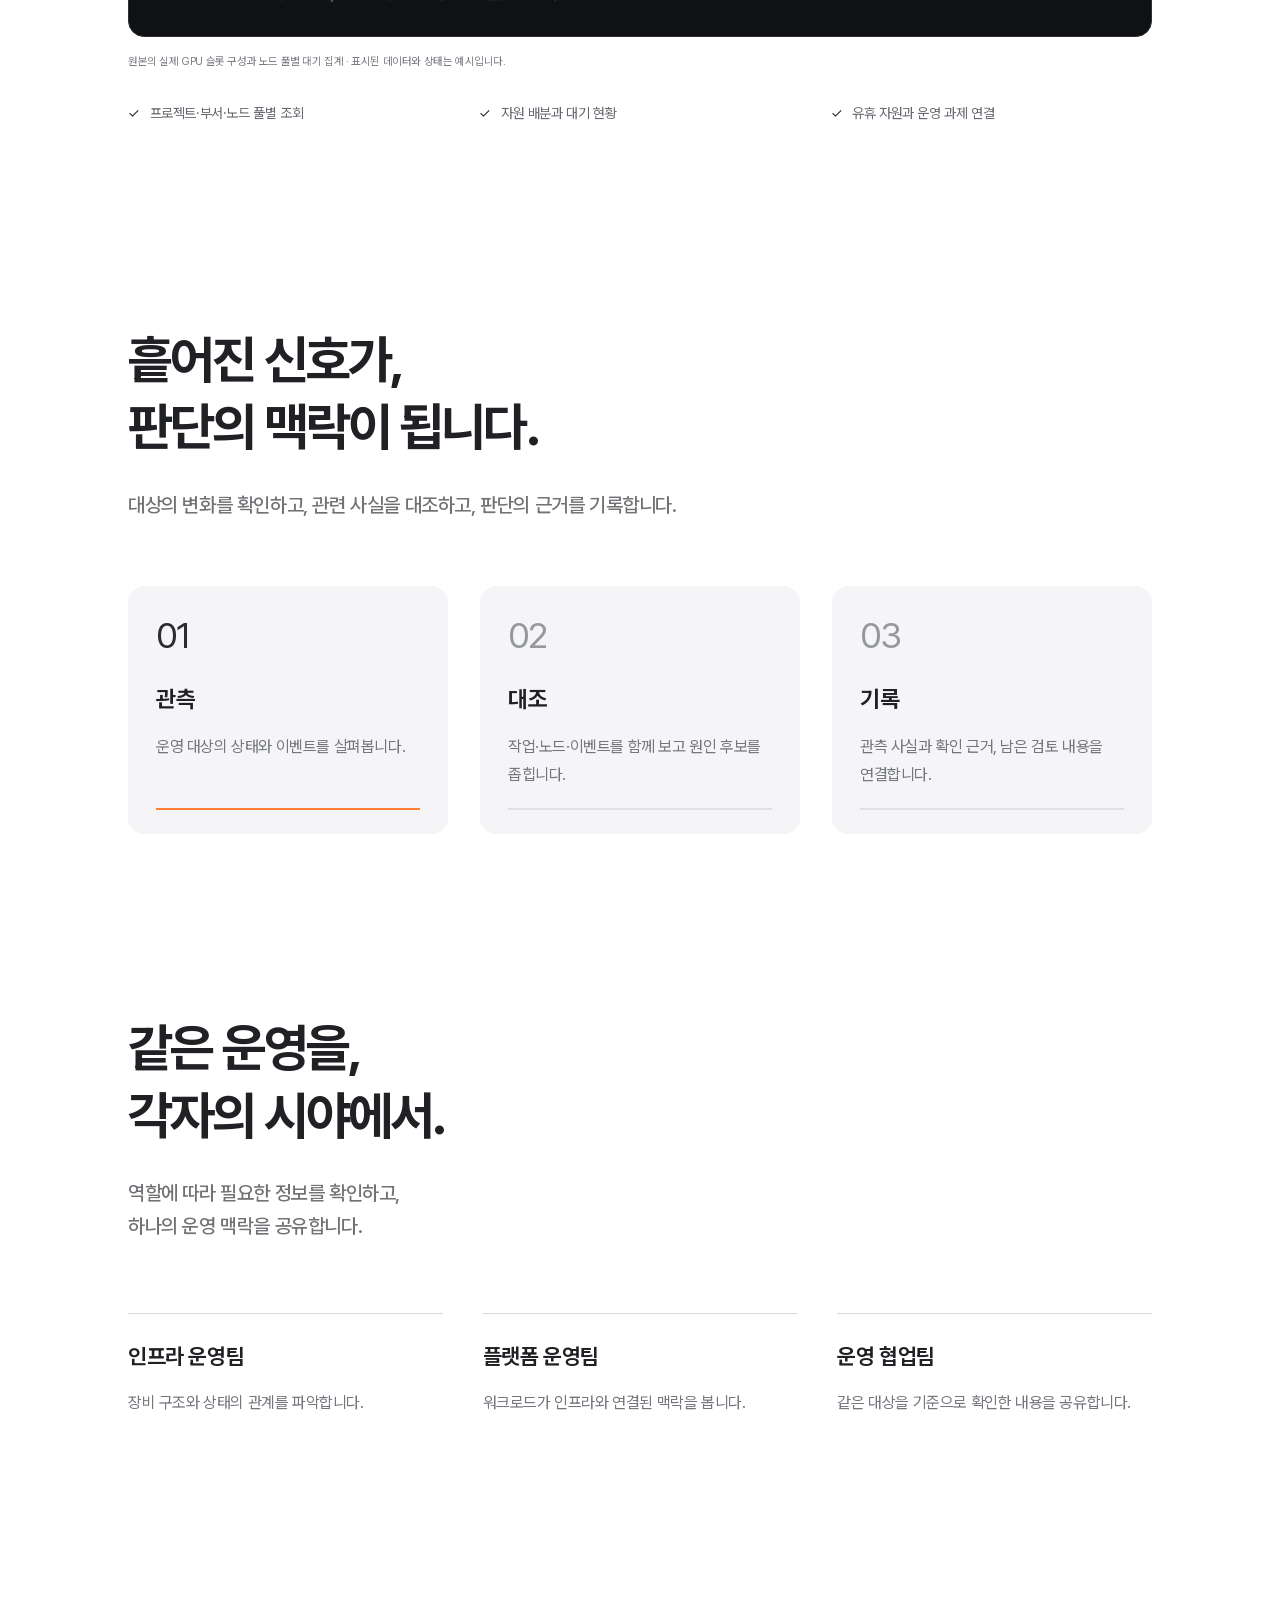
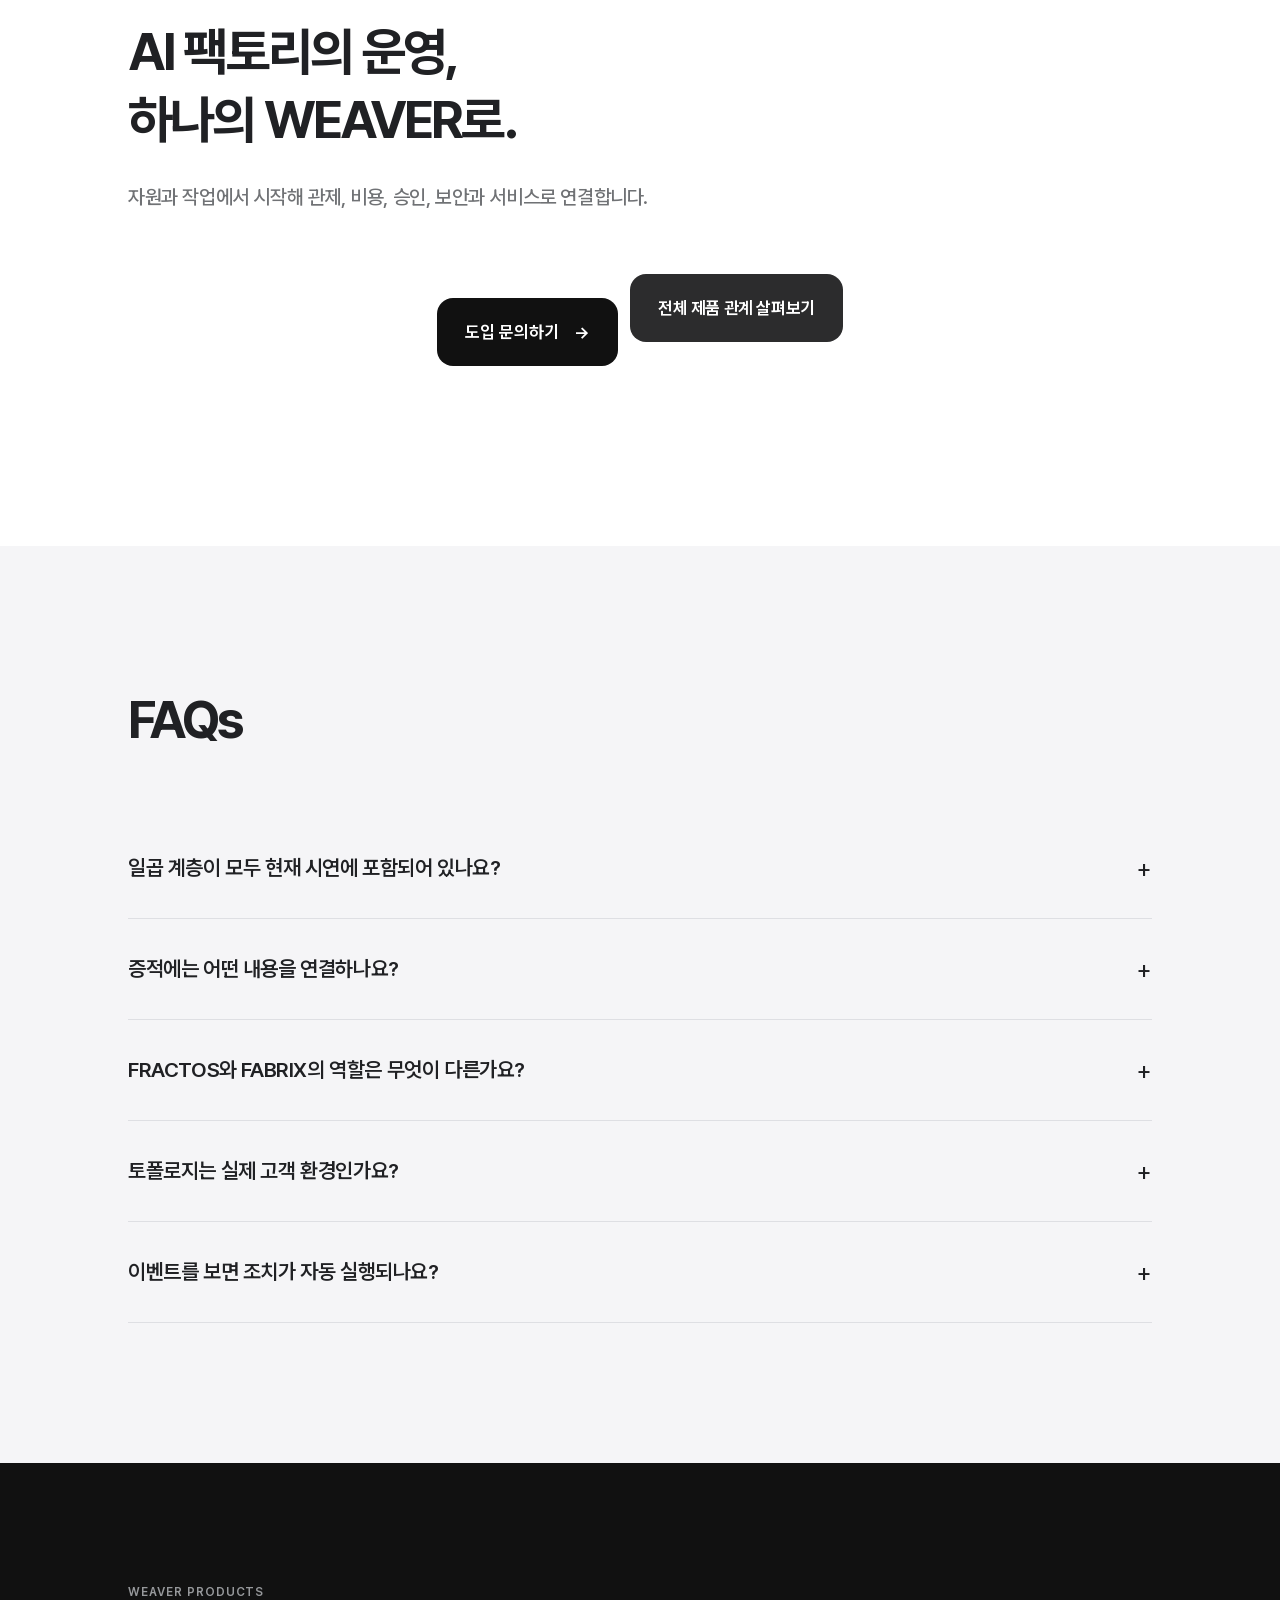
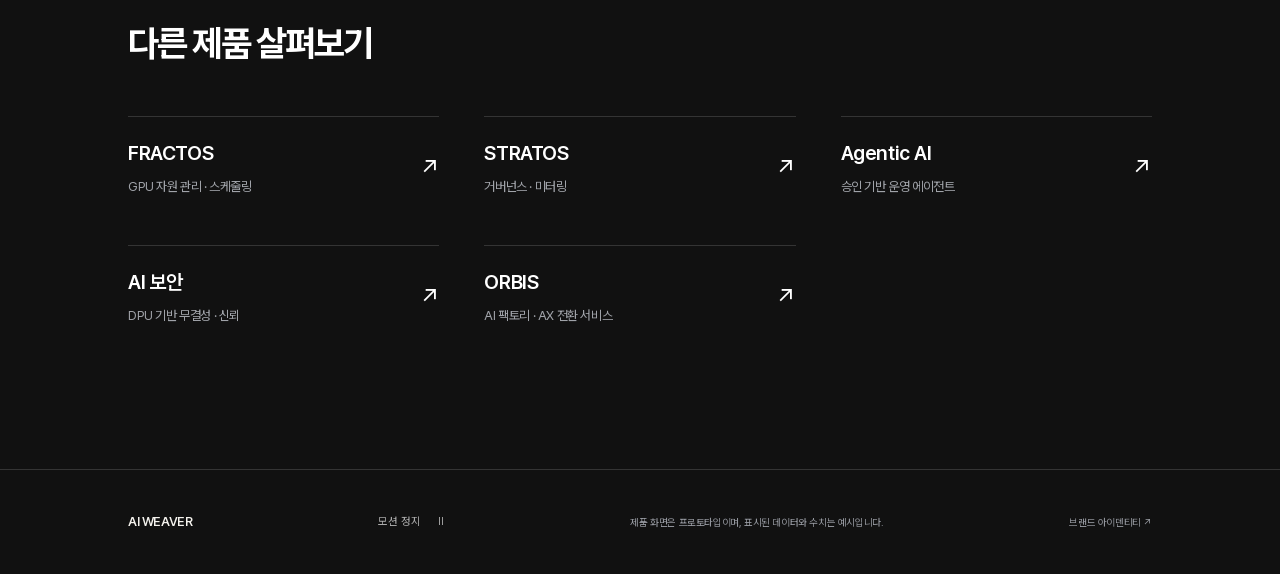
<file: product-fabrix.html>
<!doctype html>
<!-- SPDX-FileCopyrightText: 2026 MUST AI WEAVER contributors
     SPDX-License-Identifier: Apache-2.0 --><html lang="ko"><head><meta charset="utf-8"><meta name="viewport" content="width=device-width,initial-scale=1"><meta name="theme-color" content="#111111"><title>FABRIX — AI 팩토리 통합 관제 | AI WEAVER</title><meta name="description" content="랙에서 노드, 워크로드까지 이어지는 연결. 상태와 이벤트를 함께 보고 운영의 다음 판단을 돕습니다."><link rel="stylesheet" href="weaver-products.css?v=fabrix-observation-20261109"><link rel="preload" href="weaver-pretendard.woff2" as="font" type="font/woff2" crossorigin><script src="weaver-anime.js" defer></script><script src="weaver-products.js?v=4c7e13344c" defer></script><script src="weaver-fabrix.js?v=20261109" defer></script><link rel="stylesheet" href="weaver-inquiry.css?v=20261109"><script src="weaver-inquiry.js?v=20261109" defer></script></head><body class="product-page detail-layout product-fabrix" style="--accent:#ff7d36" data-product="fabrix"><a class="skip-link" href="#overview">본문으로 건너뛰기</a><svg xmlns="http://www.w3.org/2000/svg" aria-hidden="true" focusable="false" width="0" height="0" style="position:absolute;overflow:hidden;pointer-events:none"><symbol id="weaver-mark-fractos" viewBox="0 0 100 100" fill="currentColor"><g transform="translate(50 50) rotate(26) scale(1.05)"><g class="loop-unit" data-loop-target="translate(-16 0) rotate(0) scale(1)" transform="translate(-16 0) rotate(0) scale(1)"><path d="M0 -33.619048a13.619048 13.619048 0 0 1 13.619048 13.619048v40a13.619048 13.619048 0 0 1 -27.238096 0v-40a13.619048 13.619048 0 0 1 13.619048 -13.619048ZM0 -28.380952a8.380952 8.380952 0 0 1 8.380952 8.380952v40a8.380952 8.380952 0 0 1 -16.761904 0v-40a8.380952 8.380952 0 0 1 8.380952 -8.380952Z" fill-rule="evenodd"/></g><g class="loop-unit" data-loop-target="translate(16 0) rotate(0) scale(1)" transform="translate(16 0) rotate(0) scale(1)"><path d="M0 -33.619048a13.619048 13.619048 0 0 1 13.619048 13.619048v40a13.619048 13.619048 0 0 1 -27.238096 0v-40a13.619048 13.619048 0 0 1 13.619048 -13.619048ZM0 -28.380952a8.380952 8.380952 0 0 1 8.380952 8.380952v40a8.380952 8.380952 0 0 1 -16.761904 0v-40a8.380952 8.380952 0 0 1 8.380952 -8.380952Z" fill-rule="evenodd"/></g></g></symbol><symbol id="weaver-mark-fabrix" viewBox="0 0 100 100" fill="currentColor"><g transform="translate(50 50) rotate(0) scale(1.38)"><g class="loop-unit" data-loop-target="translate(0 0) rotate(-45) scale(1)" transform="translate(0 0) rotate(-45) scale(1)"><path d="M0 -30.362319a10.362319 10.362319 0 0 1 10.362319 10.362319v40a10.362319 10.362319 0 0 1 -20.724638 0v-40a10.362319 10.362319 0 0 1 10.362319 -10.362319ZM0 -26.376812a6.376812 6.376812 0 0 1 6.376812 6.376812v40a6.376812 6.376812 0 0 1 -12.753624 0v-40a6.376812 6.376812 0 0 1 6.376812 -6.376812Z" fill-rule="evenodd"/></g><g class="loop-unit" data-loop-target="translate(0 0) rotate(45) scale(1)" transform="translate(0 0) rotate(45) scale(1)"><path d="M0 -30.362319a10.362319 10.362319 0 0 1 10.362319 10.362319v40a10.362319 10.362319 0 0 1 -20.724638 0v-40a10.362319 10.362319 0 0 1 10.362319 -10.362319ZM0 -26.376812a6.376812 6.376812 0 0 1 6.376812 6.376812v40a6.376812 6.376812 0 0 1 -12.753624 0v-40a6.376812 6.376812 0 0 1 6.376812 -6.376812Z" fill-rule="evenodd"/></g></g></symbol><symbol id="weaver-mark-stratos" viewBox="0 0 100 100" fill="currentColor"><g transform="translate(50 50) rotate(0) scale(1.03)"><g class="loop-unit" data-loop-target="translate(-12.856 4.679) rotate(-40) scale(1)" transform="translate(-12.856 4.679) rotate(-40) scale(1)"><path d="M0 -33.669903a13.669903 13.669903 0 0 1 13.669903 13.669903v40a13.669903 13.669903 0 0 1 -27.339806 0v-40a13.669903 13.669903 0 0 1 13.669903 -13.669903ZM0 -28.330097a8.330097 8.330097 0 0 1 8.330097 8.330097v40a8.330097 8.330097 0 0 1 -16.660194 0v-40a8.330097 8.330097 0 0 1 8.330097 -8.330097Z" fill-rule="evenodd"/></g><g class="loop-unit" data-loop-target="translate(0 0) rotate(0) scale(1)" transform="translate(0 0) rotate(0) scale(1)"><path d="M0 -33.669903a13.669903 13.669903 0 0 1 13.669903 13.669903v40a13.669903 13.669903 0 0 1 -27.339806 0v-40a13.669903 13.669903 0 0 1 13.669903 -13.669903ZM0 -28.330097a8.330097 8.330097 0 0 1 8.330097 8.330097v40a8.330097 8.330097 0 0 1 -16.660194 0v-40a8.330097 8.330097 0 0 1 8.330097 -8.330097Z" fill-rule="evenodd"/></g><g class="loop-unit" data-loop-target="translate(12.856 4.679) rotate(40) scale(1)" transform="translate(12.856 4.679) rotate(40) scale(1)"><path d="M0 -33.669903a13.669903 13.669903 0 0 1 13.669903 13.669903v40a13.669903 13.669903 0 0 1 -27.339806 0v-40a13.669903 13.669903 0 0 1 13.669903 -13.669903ZM0 -28.330097a8.330097 8.330097 0 0 1 8.330097 8.330097v40a8.330097 8.330097 0 0 1 -16.660194 0v-40a8.330097 8.330097 0 0 1 8.330097 -8.330097Z" fill-rule="evenodd"/></g></g></symbol><symbol id="weaver-mark-agentic" viewBox="0 0 100 100" fill="currentColor"><g transform="translate(50 50) rotate(0) scale(1.16)"><g class="loop-unit" data-loop-target="translate(10.392 0.34) rotate(-30) scale(1)" transform="translate(10.392 0.34) rotate(-30) scale(1)"><path d="M0 -33.37069a13.37069 13.37069 0 0 1 13.37069 13.37069v40a13.37069 13.37069 0 0 1 -26.74138 0v-40a13.37069 13.37069 0 0 1 13.37069 -13.37069ZM0 -28.62931a8.62931 8.62931 0 0 1 8.62931 8.62931v40a8.62931 8.62931 0 0 1 -17.25862 0v-40a8.62931 8.62931 0 0 1 8.62931 -8.62931Z" fill-rule="evenodd"/></g><g class="loop-unit" data-loop-target="translate(-10.392 0.34) rotate(30) scale(1)" transform="translate(-10.392 0.34) rotate(30) scale(1)"><path d="M0 -33.37069a13.37069 13.37069 0 0 1 13.37069 13.37069v40a13.37069 13.37069 0 0 1 -26.74138 0v-40a13.37069 13.37069 0 0 1 13.37069 -13.37069ZM0 -28.62931a8.62931 8.62931 0 0 1 8.62931 8.62931v40a8.62931 8.62931 0 0 1 -17.25862 0v-40a8.62931 8.62931 0 0 1 8.62931 -8.62931Z" fill-rule="evenodd"/></g></g></symbol><symbol id="weaver-mark-security" viewBox="0 0 100 100" fill="currentColor"><g transform="translate(50 50) rotate(26) scale(1.26)"><g class="loop-unit" data-loop-target="translate(0 0) rotate(0) scale(1)" transform="translate(0 0) rotate(0) scale(1)"><path d="M0 -33.18254a13.18254 13.18254 0 0 1 13.18254 13.18254v40a13.18254 13.18254 0 0 1 -26.36508 0v-40a13.18254 13.18254 0 0 1 13.18254 -13.18254ZM0 -28.81746a8.81746 8.81746 0 0 1 8.81746 8.81746v40a8.81746 8.81746 0 0 1 -17.63492 0v-40a8.81746 8.81746 0 0 1 8.81746 -8.81746Z" fill-rule="evenodd"/></g><g class="loop-unit" data-loop-target="translate(0 0) rotate(0) scale(0.4)" transform="translate(0 0) rotate(0) scale(0.4)"><path d="M0 -36.456349a16.456349 16.456349 0 0 1 16.456349 16.456349v40a16.456349 16.456349 0 0 1 -32.912698 0v-40a16.456349 16.456349 0 0 1 16.456349 -16.456349ZM0 -25.543651a5.543651 5.543651 0 0 1 5.543651 5.543651v40a5.543651 5.543651 0 0 1 -11.087302 0v-40a5.543651 5.543651 0 0 1 5.543651 -5.543651Z" fill-rule="evenodd"/></g></g></symbol><symbol id="weaver-mark-orbis" viewBox="0 0 100 100" fill="currentColor"><g class="loop-unit" transform="translate(50 25) rotate(90)"><path d="M0 -24.45a10.45 10.45 0 0 1 10.45 10.45v28a10.45 10.45 0 0 1 -20.9 0v-28a10.45 10.45 0 0 1 10.45 -10.45ZM0 -18.95a4.95 4.95 0 0 1 4.95 4.95v28a4.95 4.95 0 0 1 -9.9 0v-28a4.95 4.95 0 0 1 4.95 -4.95Z" fill-rule="evenodd"/></g><g class="loop-unit" transform="translate(75 50) rotate(0)"><path d="M0 -24.45a10.45 10.45 0 0 1 10.45 10.45v28a10.45 10.45 0 0 1 -20.9 0v-28a10.45 10.45 0 0 1 10.45 -10.45ZM0 -18.95a4.95 4.95 0 0 1 4.95 4.95v28a4.95 4.95 0 0 1 -9.9 0v-28a4.95 4.95 0 0 1 4.95 -4.95Z" fill-rule="evenodd"/></g><g class="loop-unit" transform="translate(50 75) rotate(90)"><path d="M0 -24.45a10.45 10.45 0 0 1 10.45 10.45v28a10.45 10.45 0 0 1 -20.9 0v-28a10.45 10.45 0 0 1 10.45 -10.45ZM0 -18.95a4.95 4.95 0 0 1 4.95 4.95v28a4.95 4.95 0 0 1 -9.9 0v-28a4.95 4.95 0 0 1 4.95 -4.95Z" fill-rule="evenodd"/></g><g class="loop-unit" transform="translate(25 50) rotate(0)"><path d="M0 -24.45a10.45 10.45 0 0 1 10.45 10.45v28a10.45 10.45 0 0 1 -20.9 0v-28a10.45 10.45 0 0 1 10.45 -10.45ZM0 -18.95a4.95 4.95 0 0 1 4.95 4.95v28a4.95 4.95 0 0 1 -9.9 0v-28a4.95 4.95 0 0 1 4.95 -4.95Z" fill-rule="evenodd"/></g></symbol></svg><header class="product-header weaver-gnb" data-weaver-gnb>
 <div class="weaver-gnb-bar"><a class="weaver-gnb-logo" href="./?v=4c7e13344c" aria-label="AI WEAVER 홈"><img src="weaver-logo.svg" alt=""><span>AI WEAVER</span></a>
 <nav class="weaver-gnb-triggers" aria-label="주 메뉴"><button type="button" class="weaver-gnb-toggle" aria-expanded="false" aria-controls="weaver-product-menu" aria-label="제품 메뉴 열기"><span>제품</span><svg viewBox="0 0 24 24" aria-hidden="true"><path d="M5 7h14M5 12h14M5 17h14"/></svg></button><a class="weaver-gnb-scenarios" href="scenarios.html?v=4c7e13344c">활용 시나리오</a><a class="weaver-gnb-adoption" href="adoption.html?v=4c7e13344c">도입 안내</a><a class="weaver-gnb-brand" href="brand.html?v=4c7e13344c">브랜드</a></nav><button type="button" class="weaver-gnb-inquiry" data-inquiry>도입 문의</button></div>
 <button class="weaver-gnb-backdrop" aria-label="제품 메뉴 닫기" tabindex="-1" hidden></button>
 <div class="weaver-gnb-panel" id="weaver-product-menu" hidden><div class="weaver-gnb-content"><div class="weaver-gnb-mobile-explore"><a href="scenarios.html?v=4c7e13344c">활용 시나리오 <span aria-hidden="true">↗</span></a><a href="adoption.html?v=4c7e13344c">도입 안내 <span aria-hidden="true">↗</span></a></div><div class="weaver-gnb-primary"><h3>Products</h3><a href="product-fractos.html?v=4c7e13344c"><span>GPU 자원 관리</span></a><a href="product-fabrix.html?v=4c7e13344c" aria-current="page"><span>인프라 통합 관제</span></a><a href="product-stratos.html?v=4c7e13344c"><span>사용량·비용 관리</span></a><a href="product-agentic.html?v=4c7e13344c"><span>운영 요청·승인</span></a><a href="product-security.html?v=4c7e13344c"><span>인프라 보안</span></a><a href="product-orbis.html?v=4c7e13344c"><span>AI 팩토리 구축</span></a></div><div class="weaver-gnb-groups"><section class="weaver-gnb-group" aria-labelledby="gnb-fractos"><h3 id="gnb-fractos">FRACTOS</h3><a href="product-fractos.html?v=4c7e13344c#feature-1">GPU 할당·회수</a><a href="product-fractos.html?v=4c7e13344c#feature-2">작업·대기열 관리</a><a href="product-fractos.html?v=4c7e13344c#feature-3">프로젝트 자원 보장</a></section><section class="weaver-gnb-group" aria-labelledby="gnb-fabrix"><h3 id="gnb-fabrix">FABRIX</h3><a href="product-fabrix.html?v=4c7e13344c#feature-1">클러스터 상태 보기</a><a href="product-fabrix.html?v=4c7e13344c#feature-2">문제·조치 연결</a><a href="product-fabrix.html?v=4c7e13344c#feature-3">운영 대상 탐색</a></section><section class="weaver-gnb-group" aria-labelledby="gnb-stratos"><h3 id="gnb-stratos">STRATOS</h3><a href="product-stratos.html?v=4c7e13344c#feature-1">GPU 사용량·비용</a><a href="product-stratos.html?v=4c7e13344c#feature-2">프로젝트 예산</a><a href="product-stratos.html?v=4c7e13344c#feature-3">GPU별 단가 설정</a></section><section class="weaver-gnb-group" aria-labelledby="gnb-agentic"><h3 id="gnb-agentic">Agentic AI</h3><a href="product-agentic.html?v=4c7e13344c#feature-1">요청과 작업 제안</a><a href="product-agentic.html?v=4c7e13344c#feature-2">검토·승인 흐름</a><a href="product-agentic.html?v=4c7e13344c#feature-3">역할·실행 범위</a></section><section class="weaver-gnb-group" aria-labelledby="gnb-security"><h3 id="gnb-security">AI 보안</h3><a href="product-security.html?v=4c7e13344c#feature-1">DPU 무결성 확인</a><a href="product-security.html?v=4c7e13344c#feature-2">대상별 보호 상태</a><a href="product-security.html?v=4c7e13344c#feature-3">변경·승인 기록</a></section><section class="weaver-gnb-group" aria-labelledby="gnb-orbis"><h3 id="gnb-orbis">ORBIS</h3><a href="product-orbis.html?v=4c7e13344c#feature-1">요구 분석·설계</a><a href="product-orbis.html?v=4c7e13344c#feature-2">구축 이후 운영</a><a href="product-orbis.html?v=4c7e13344c#feature-3">운영 개선·AX 전환</a></section></div><a class="weaver-gnb-mobile-brand" href="brand.html?v=4c7e13344c">WEAVER 브랜드 <span aria-hidden="true">↗</span></a></div></div>
 </header><main>
<section class="detail-hero reference-hero" id="overview" aria-labelledby="product-title"><div class="reference-header-space" aria-hidden="true"></div><div class="reference-hero-content"><div class="reference-lockup"><span class="reference-symbol" aria-hidden="true"><svg class="hero-symbol" viewBox="0 0 100 100" aria-hidden="true" ><use href="#weaver-mark-fabrix"/></svg></span><span class="reference-product-name">FABRIX</span></div><div class="reference-hero-message"><h1 id="product-title">보이지 않던 구조를, 하나의 맥락으로.</h1><p class="reference-hero-description">인프라와 작업의 상태를 함께 보고,<br>원인 후보와 확인 기록을 연결합니다.</p></div><div class="detail-actions reference-hero-actions"><button type="button" class="detail-primary" data-inquiry>도입 문의하기 <span aria-hidden="true">→</span></button><a class="detail-secondary" href="#feature-1">핵심 기능 살펴보기</a></div></div></section>
<section class="detail-feature" aria-labelledby="feature-title-1"><div class="detail-container"><div class="feature-copy" id="feature-1"><p class="detail-kicker">TOPOLOGY</p><h2 id="feature-title-1">일곱 계층의 상태를,<br>하나의 맥락으로.</h2><p class="detail-description">하드웨어부터 네트워크·GPU·스케줄러·학습·서빙·추론까지. 같은 대상과 시점을 기준으로 관측 정보를 연결하는 구조를 살펴봅니다.</p></div><div class="fabrix-observation" data-fabrix-observation><div class="fabrix-scope-heading"><span>관측 구조 / 7개 계층</span><p>구성안</p></div><div class="fabrix-scope-tabs" role="tablist" aria-label="관측 계층"><button type="button" role="tab" id="fabrix-layer-hardware-tab" aria-controls="fabrix-layer-hardware" aria-selected="true" tabindex="0"><span aria-hidden="true">01</span><b>하드웨어</b></button><button type="button" role="tab" id="fabrix-layer-network-tab" aria-controls="fabrix-layer-network" aria-selected="false" tabindex="-1"><span aria-hidden="true">02</span><b>네트워크</b></button><button type="button" role="tab" id="fabrix-layer-gpu-tab" aria-controls="fabrix-layer-gpu" aria-selected="false" tabindex="-1"><span aria-hidden="true">03</span><b>GPU</b></button><button type="button" role="tab" id="fabrix-layer-scheduler-tab" aria-controls="fabrix-layer-scheduler" aria-selected="false" tabindex="-1"><span aria-hidden="true">04</span><b>스케줄러</b></button><button type="button" role="tab" id="fabrix-layer-training-tab" aria-controls="fabrix-layer-training" aria-selected="false" tabindex="-1"><span aria-hidden="true">05</span><b>학습</b></button><button type="button" role="tab" id="fabrix-layer-serving-tab" aria-controls="fabrix-layer-serving" aria-selected="false" tabindex="-1"><span aria-hidden="true">06</span><b>서빙</b></button><button type="button" role="tab" id="fabrix-layer-inference-tab" aria-controls="fabrix-layer-inference" aria-selected="false" tabindex="-1"><span aria-hidden="true">07</span><b>추론</b></button></div><div class="fabrix-scope-panels"><section class="fabrix-scope-panel" id="fabrix-layer-hardware" role="tabpanel" aria-labelledby="fabrix-layer-hardware-tab"><div class="fabrix-scope-title"><span>하드웨어</span><h3>장비·노드의 상태</h3></div><dl><div><dt>확인할 정보</dt><dd>온도·장비 상태·디스크 상태</dd></div><div><dt>연결할 맥락</dt><dd>장비의 변화와 해당 노드의 작업을 함께 살펴봅니다.</dd></div></dl><div class="fabrix-scope-status"><span>화면 예시</span><p>노드 디스크 부족 사례를 아래 장애 검토에서 볼 수 있습니다.</p><a href="#fabrix-incident-hardware">해당 화면 보기 <span aria-hidden="true">↗</span></a></div></section><section class="fabrix-scope-panel" id="fabrix-layer-network" role="tabpanel" aria-labelledby="fabrix-layer-network-tab"><div class="fabrix-scope-title"><span>네트워크</span><h3>통신 상태와 작업의 관계</h3></div><dl><div><dt>확인할 정보</dt><dd>포트 오류·네트워크 이벤트</dd></div><div><dt>연결할 맥락</dt><dd>같은 시점의 학습 통신 오류와 네트워크 이벤트를 대조하는 구조입니다.</dd></div></dl><div class="fabrix-scope-status"><span>설계 범위</span><p>네트워크 관측 정보의 수집·연동 범위는 환경별로 확인합니다.</p></div></section><section class="fabrix-scope-panel" id="fabrix-layer-gpu" role="tabpanel" aria-labelledby="fabrix-layer-gpu-tab"><div class="fabrix-scope-title"><span>GPU</span><h3>장치의 상태와 영향 대상</h3></div><dl><div><dt>확인할 정보</dt><dd>GPU 오류·장치 준비 상태·사용률</dd></div><div><dt>연결할 맥락</dt><dd>GPU의 변화가 어느 노드와 워크로드에 연결되는지 확인합니다.</dd></div></dl><div class="fabrix-scope-status"><span>화면 예시</span><p>Xid 79·장치 준비 7/8 사례를 아래 장애 검토에서 볼 수 있습니다.</p><a href="#fabrix-incident-gpu">해당 화면 보기 <span aria-hidden="true">↗</span></a></div></section><section class="fabrix-scope-panel" id="fabrix-layer-scheduler" role="tabpanel" aria-labelledby="fabrix-layer-scheduler-tab"><div class="fabrix-scope-title"><span>스케줄러</span><h3>대기와 할당의 맥락</h3></div><dl><div><dt>확인할 정보</dt><dd>노드 풀·대기 워크로드·자원 배분</dd></div><div><dt>연결할 맥락</dt><dd>어떤 작업이 어느 자원을 기다리는지 운영 범위를 좁혀 봅니다.</dd></div></dl><div class="fabrix-scope-status"><span>화면 예시</span><p>아래 클러스터 운영 개요에서 노드 풀별 대기 현황을 볼 수 있습니다.</p><a href="#feature-3">해당 화면 보기 <span aria-hidden="true">↗</span></a></div></section><section class="fabrix-scope-panel" id="fabrix-layer-training" role="tabpanel" aria-labelledby="fabrix-layer-training-tab"><div class="fabrix-scope-title"><span>학습</span><h3>학습 작업에서 발생한 신호</h3></div><dl><div><dt>확인할 정보</dt><dd>학습 통신·시간 초과·연관 노드</dd></div><div><dt>연결할 맥락</dt><dd>NCCL 시간 초과를 관측한 사실과 추가로 확인할 원인 후보를 구분합니다.</dd></div></dl><div class="fabrix-scope-status"><span>화면 예시</span><p>분산 학습 통신 멈춤 사례를 아래 장애 검토에서 볼 수 있습니다.</p><a href="#fabrix-incident-training">해당 화면 보기 <span aria-hidden="true">↗</span></a></div></section><section class="fabrix-scope-panel" id="fabrix-layer-serving" role="tabpanel" aria-labelledby="fabrix-layer-serving-tab"><div class="fabrix-scope-title"><span>서빙</span><h3>서비스와 실행 자원의 연결</h3></div><dl><div><dt>확인할 정보</dt><dd>모델 서빙 상태·실행 자원</dd></div><div><dt>연결할 맥락</dt><dd>서비스의 상태를 관련 워크로드·노드와 연결하는 관측 구조입니다.</dd></div></dl><div class="fabrix-scope-status"><span>설계 범위</span><p>서빙 대상과 연결할 상태 정보는 도입 구성에 맞춰 검토합니다.</p></div></section><section class="fabrix-scope-panel" id="fabrix-layer-inference" role="tabpanel" aria-labelledby="fabrix-layer-inference-tab"><div class="fabrix-scope-title"><span>추론</span><h3>응답 품질을 읽는 관점</h3></div><dl><div><dt>확인할 정보</dt><dd>추론 지연·토큰 처리량</dd></div><div><dt>연결할 맥락</dt><dd>추론의 변화와 자원·통신 상태를 함께 살펴보는 관측 구조입니다.</dd></div></dl><div class="fabrix-scope-status"><span>설계 범위</span><p>추론 지표와 수집 범위는 모델·서빙 환경에 맞춰 검토합니다.</p></div></section></div><p class="fabrix-scope-note">일곱 계층은 관측 구조의 설계 범위입니다. 아래 시연은 랙·노드·GPU와 워크로드의 일부 사례를 보여 줍니다.</p></div><figure class="native-product-exhibit native-topology" data-native-exhibit aria-label="공간 기반 운영 개요 제품 화면 예시"><div class="exhibit-app" data-motion-visual>
<div class="exhibit-topline"><span><i aria-hidden="true"></i>FABRIX</span><span>gpu-cluster-1</span><small>제품 화면 예시</small></div><div class="exhibit-body"><div class="exhibit-breadcrumb">관제 / DH1 / H100</div><div class="exhibit-heading"><div><h3>공간 기반 운영 개요</h3><p>랙과 노드를 따라 확인할 운영 대상을 연결합니다.</p></div><span class="exhibit-scope">10. 31 기준 예시</span></div><div class="native-lenses"><span class="is-active">상태</span><span>온도</span><span>사용률</span><span>할당</span></div><div class="native-rack-map"><div class="native-rack" data-step="0"><span>RACK C-12</span><div class="native-server"><div aria-hidden="true"><i></i><i></i><i></i><i></i><i></i><i></i><i></i><i></i></div><b>h100-c12-1</b><small>학습 통신 확인</small></div><div class="native-server"><div aria-hidden="true"><i></i><i></i><i></i><i></i><i></i><i></i><i></i><i></i></div><b>h100-c12-2</b><small>학습 통신 확인</small></div><div class="native-server"><div aria-hidden="true"><i></i><i></i><i></i><i></i><i></i><i></i><i></i><i></i></div><b>h100-c12-3</b><small>운영 대상</small></div><div class="native-server"><div aria-hidden="true"><i></i><i></i><i></i><i></i><i></i><i></i><i></i><i></i></div><b>h100-c12-4</b><small>운영 대상</small></div></div><div class="native-rack" data-step="1"><span>RACK B-07</span><div class="native-server"><div aria-hidden="true"><i></i><i></i><i></i><i></i><i></i><i></i><i></i><i></i></div><b>h100-b07-3</b><small>Xid 79 확인</small></div></div><div class="native-rack" data-step="2"><span>RACK E-03</span><div class="native-server"><div aria-hidden="true"><i></i><i></i><i></i><i></i><i></i><i></i><i></i><i></i></div><b>h100-e03-2</b><small>디스크 확인</small></div></div></div><div class="native-context"><span>연관 작업 <b>llm-pretrain-12</b></span><p>서로 다른 노드에서 발생한 통신 상태와 하드웨어 상태를 함께 확인합니다.</p></div></div></div><figcaption>원본 관제에 등장하는 3개 랙·6개 노드의 일부 보기 · 표시된 데이터와 상태는 예시입니다.</figcaption></figure><ul class="detail-points"><li><span aria-hidden="true">✓</span>노드 풀·랙·서버의 공간 기반 보기</li><li><span aria-hidden="true">✓</span>상태·오류·할당 관점 전환</li><li><span aria-hidden="true">✓</span>문제 대상과 연관 작업 확인</li></ul></div></section><section class="detail-feature" aria-labelledby="feature-title-2"><div class="detail-container"><div class="feature-copy" id="feature-2"><p class="detail-kicker">INCIDENT</p><h2 id="feature-title-2">발견한 문제를,<br>다음 조치로 연결합니다.</h2><p class="detail-description">장애 조치와 유휴 회수의 진행 상황을 한곳에서 봅니다. 확인된 원인과 원인 후보, 진행 단계와 기록을 구분해 운영 판단의 맥락을 이어갑니다.</p></div><figure class="native-product-exhibit native-incidents" data-native-exhibit aria-label="장애 조치 · 유휴 회수 제품 화면 예시"><div class="exhibit-app" data-motion-visual>
<div class="exhibit-topline"><span><i aria-hidden="true"></i>FABRIX</span><span>gpu-cluster-1</span><small>제품 화면 예시</small></div><div class="exhibit-body"><div class="exhibit-breadcrumb">관제 / 운영 과제</div><div class="exhibit-heading"><div><h3>장애 조치 · 유휴 회수</h3><p>확인한 사실과 원인 후보를 나눠 다음 판단으로 이어갑니다.</p></div><span class="exhibit-scope">10. 31 기준 예시</span></div><div class="native-incident-list"><article class="native-incident" id="fabrix-incident-training" tabindex="-1" data-step="0"><div><span>01</span><h4>분산 학습 통신 멈춤</h4><span class="native-badge">확인 필요</span></div><p>llm-pretrain-12 · GPU 16개</p><dl><div><dt>확인된 사실</dt><dd>NCCL 제한 시간 30분 초과</dd></div><div><dt>원인 후보</dt><dd>스위치 포트 오류 가능성 · 확인 전</dd></div><div><dt>다음 확인</dt><dd>같은 시점의 포트 오류·이벤트 대조</dd></div></dl></article><article class="native-incident" id="fabrix-incident-gpu" tabindex="-1" data-step="1"><div><span>02</span><h4>GPU 장치 연결 오류</h4><span class="native-badge">확인 필요</span></div><p>h100-b07-3 · GPU 7</p><dl><div><dt>확인된 사실</dt><dd>Xid 79 · GPU 장치 준비 7/8</dd></div><div><dt>원인 후보</dt><dd>원인 미확정</dd></div><div><dt>다음 확인</dt><dd>재부팅 이후 상태와 재발 여부 확인</dd></div></dl></article><article class="native-incident" id="fabrix-incident-hardware" tabindex="-1" data-step="2"><div><span>03</span><h4>노드 디스크 부족</h4><span class="native-badge">확인 필요</span></div><p>h100-e03-2</p><dl><div><dt>확인된 사실</dt><dd>DiskPressure · 실행 중 작업 3개</dd></div><div><dt>원인 후보</dt><dd>사용량이 늘어난 대상 미확인</dd></div><div><dt>다음 확인</dt><dd>디스크를 채운 대상과 정리 범위 확인</dd></div></dl></article></div><div class="fabrix-record-schema"><div><span>기록 구성 예시</span><h4>판단과 함께 남길 기록</h4></div><ul><li>대상</li><li>관측 사실</li><li>확인 근거</li><li>검토 상태</li></ul><p>확인한 사실과 아직 확인하지 못한 후보를 나누어, 다음 검토의 근거로 연결합니다.</p></div></div></div><figcaption>원본의 NCCL 시간 초과·Xid 79·DiskPressure 사례 · 표시된 데이터와 상태는 예시입니다.</figcaption></figure><ul class="detail-points"><li><span aria-hidden="true">✓</span>장애 조치와 유휴 회수 현황</li><li><span aria-hidden="true">✓</span>원인 확정·후보 상태 구분</li><li><span aria-hidden="true">✓</span>조치 진행과 완료 이력 확인</li></ul></div></section><section class="detail-statement"><div class="detail-container"><p>알림이 많아질수록,<br>맥락은 더 명확하게.</p><div><span>FABRIX</span><span>장비의 상태, 작업의 변화, 발생한 이벤트. 각각의 신호를 확인하는 것만으로는 운영의 영향을 이해하기 어렵습니다. FABRIX는 이 정보들이 어디에서 어떻게 연결되는지 보여줍니다.</span></div></div></section><section class="detail-feature" aria-labelledby="feature-title-3"><div class="detail-container"><div class="feature-copy" id="feature-3"><p class="detail-kicker">OPERATIONS</p><h2 id="feature-title-3">전체 운영에서,<br>확인이 필요한 지점으로.</h2><p class="detail-description">클러스터 운영 개요에서 배분과 대기, 유휴 자원과 운영 과제를 함께 살펴봅니다. 전체 프로젝트에서 특정 부서·프로젝트·노드 풀로 범위를 좁힐 수 있습니다.</p></div><figure class="native-product-exhibit native-overview" data-native-exhibit aria-label="클러스터 운영 개요 제품 화면 예시"><div class="exhibit-app" data-motion-visual>
<div class="exhibit-topline"><span><i aria-hidden="true"></i>FABRIX</span><span>gpu-cluster-1</span><small>제품 화면 예시</small></div><div class="exhibit-body"><div class="exhibit-breadcrumb">운영 / 클러스터 운영 개요</div><div class="exhibit-heading"><div><h3>클러스터 운영 개요</h3><p>전체 자원과 노드 풀별 대기를 한 화면에서 읽습니다.</p></div><span class="exhibit-scope">10. 31 기준 예시</span></div><div class="native-stats"><div><span>GPU</span><strong>9600<small>개</small></strong></div><div><span>노드</span><strong>1280<small>대</small></strong></div><div><span>대기 워크로드</span><strong>32<small>건</small></strong></div></div><div class="native-pool-list"><div class="native-pool-row" data-step="0"><div><b>H100</b><span>480 노드</span></div><div class="native-pool-bar"><i style="width:100.0%"></i></div><strong>3,840<small>GPU</small></strong><span class="native-pending">대기 <b>14</b>건</span></div><div class="native-pool-row" data-step="1"><div><b>H200</b><span>320 노드</span></div><div class="native-pool-bar"><i style="width:66.66666666666666%"></i></div><strong>2,560<small>GPU</small></strong><span class="native-pending">대기 <b>6</b>건</span></div><div class="native-pool-row" data-step="2"><div><b>B200</b><span>320 노드</span></div><div class="native-pool-bar"><i style="width:66.66666666666666%"></i></div><strong>2,560<small>GPU</small></strong><span class="native-pending">대기 <b>9</b>건</span></div><div class="native-pool-row" data-step="3"><div><b>L40S</b><span>160 노드</span></div><div class="native-pool-bar"><i style="width:16.666666666666664%"></i></div><strong>640<small>GPU</small></strong><span class="native-pending">대기 <b>3</b>건</span></div></div><div class="native-context"><span>운영 범위 <b>2 DATA HALLS · 320 RACKS</b></span><p>H100·H200·B200 노드는 GPU 8개, L40S 노드는 GPU 4개로 구성된 원본 예시입니다.</p></div></div></div><figcaption>원본의 실제 GPU 슬롯 구성과 노드 풀별 대기 집계 · 표시된 데이터와 상태는 예시입니다.</figcaption></figure><ul class="detail-points"><li><span aria-hidden="true">✓</span>프로젝트·부서·노드 풀별 조회</li><li><span aria-hidden="true">✓</span>자원 배분과 대기 현황</li><li><span aria-hidden="true">✓</span>유휴 자원과 운영 과제 연결</li></ul></div></section>
<section class="detail-workflow" aria-labelledby="flow-title"><div class="detail-container" id="workflow"><h2 id="flow-title">흩어진 신호가,<br>판단의 맥락이 됩니다.</h2><p class="detail-description">대상의 변화를 확인하고, 관련 사실을 대조하고, 판단의 근거를 기록합니다.</p><ol class="detail-journey" data-flow-visual><li data-flow-step="0"><span class="journey-number">01</span><h3>관측</h3><p>운영 대상의 상태와 이벤트를 살펴봅니다.</p><span class="journey-line" aria-hidden="true"></span></li><li data-flow-step="1"><span class="journey-number">02</span><h3>대조</h3><p>작업·노드·이벤트를 함께 보고 원인 후보를 좁힙니다.</p><span class="journey-line" aria-hidden="true"></span></li><li data-flow-step="2"><span class="journey-number">03</span><h3>기록</h3><p>관측 사실과 확인 근거, 남은 검토 내용을 연결합니다.</p><span class="journey-line" aria-hidden="true"></span></li></ol></div></section>
<section class="detail-roles"><div class="detail-container"><h2>같은 운영을,<br>각자의 시야에서.</h2><p class="detail-description">역할에 따라 필요한 정보를 확인하고,<br>하나의 운영 맥락을 공유합니다.</p><div class="detail-role-grid"><article><h3>인프라 운영팀</h3><p>장비 구조와 상태의 관계를 파악합니다.</p></article><article><h3>플랫폼 운영팀</h3><p>워크로드가 인프라와 연결된 맥락을 봅니다.</p></article><article><h3>운영 협업팀</h3><p>같은 대상을 기준으로 확인한 내용을 공유합니다.</p></article></div></div></section>
<section class="detail-next"><div class="detail-container"><h2>AI 팩토리의 운영,<br>하나의 WEAVER로.</h2><p class="detail-description">자원과 작업에서 시작해 관제, 비용, 승인, 보안과 서비스로 연결합니다.</p><div class="detail-next-actions"><button type="button" class="detail-primary" data-inquiry>도입 문의하기 <span aria-hidden="true">→</span></button><a class="detail-secondary" href="./?v=4c7e13344c#connections">전체 제품 관계 살펴보기</a></div></div></section>
<section class="detail-faq" id="faq"><div class="detail-container"><h2>FAQs</h2><div class="detail-faq-list"><details><summary>일곱 계층이 모두 현재 시연에 포함되어 있나요?<span aria-hidden="true">+</span></summary><p>일곱 계층은 관측 구조의 설계 범위입니다. 이 페이지는 랙·노드·GPU·대기 워크로드와 학습 통신 오류의 일부 사례를 시연합니다. 네트워크·서빙·추론의 수집·연동 범위는 도입 환경에 맞춰 검토합니다.</p></details><details><summary>증적에는 어떤 내용을 연결하나요?<span aria-hidden="true">+</span></summary><p>대상, 관측한 사실, 확인 근거와 검토 상태를 함께 남기는 구조입니다. 실제 수집 원천·보관 기간·내보내기 범위는 연동 구성과 운영 정책에 맞춰 정합니다.</p></details><details><summary>FRACTOS와 FABRIX의 역할은 무엇이 다른가요?<span aria-hidden="true">+</span></summary><p>FRACTOS가 자원과 워크로드의 운영을 담당한다면, FABRIX는 구조·상태·이벤트를 연결해 관측과 진단의 맥락을 제공합니다.</p></details><details><summary>토폴로지는 실제 고객 환경인가요?<span aria-hidden="true">+</span></summary><p>이 페이지의 도해는 제품의 관점을 설명하는 예시입니다. 실제 구성과 관측 범위는 연결할 인프라와 데이터 원천에 따라 달라집니다.</p></details><details><summary>이벤트를 보면 조치가 자동 실행되나요?<span aria-hidden="true">+</span></summary><p>관측과 조치 실행은 구분합니다. 실제 실행 범위와 승인 절차는 운영 정책과 도입 환경에 맞춰 정리합니다.</p></details></div></div></section>
<section class="detail-related"><div class="detail-container"><p class="detail-kicker">WEAVER PRODUCTS</p><h2>다른 제품 살펴보기</h2><div class="detail-related-grid"><a href="product-fractos.html?v=4c7e13344c"><span>FRACTOS</span><small>GPU 자원 관리 · 스케줄링</small><span aria-hidden="true">↗</span></a><a href="product-stratos.html?v=4c7e13344c"><span>STRATOS</span><small>거버넌스 · 미터링</small><span aria-hidden="true">↗</span></a><a href="product-agentic.html?v=4c7e13344c"><span>Agentic AI</span><small>승인 기반 운영 에이전트</small><span aria-hidden="true">↗</span></a><a href="product-security.html?v=4c7e13344c"><span>AI 보안</span><small>DPU 기반 무결성 · 신뢰</small><span aria-hidden="true">↗</span></a><a href="product-orbis.html?v=4c7e13344c"><span>ORBIS</span><small>AI 팩토리 · AX 전환 서비스</small><span aria-hidden="true">↗</span></a></div></div></section>
</main><footer class="product-footer"><a href="./?v=4c7e13344c">AI WEAVER</a><button class="detail-motion motion-control" type="button" data-motion-control aria-pressed="false">모션 정지 <span aria-hidden="true">Ⅱ</span></button><span>제품 화면은 프로토타입이며, 표시된 데이터와 수치는 예시입니다.</span><a href="brand.html?v=4c7e13344c">브랜드 아이덴티티 ↗</a></footer></body></html>
</file>
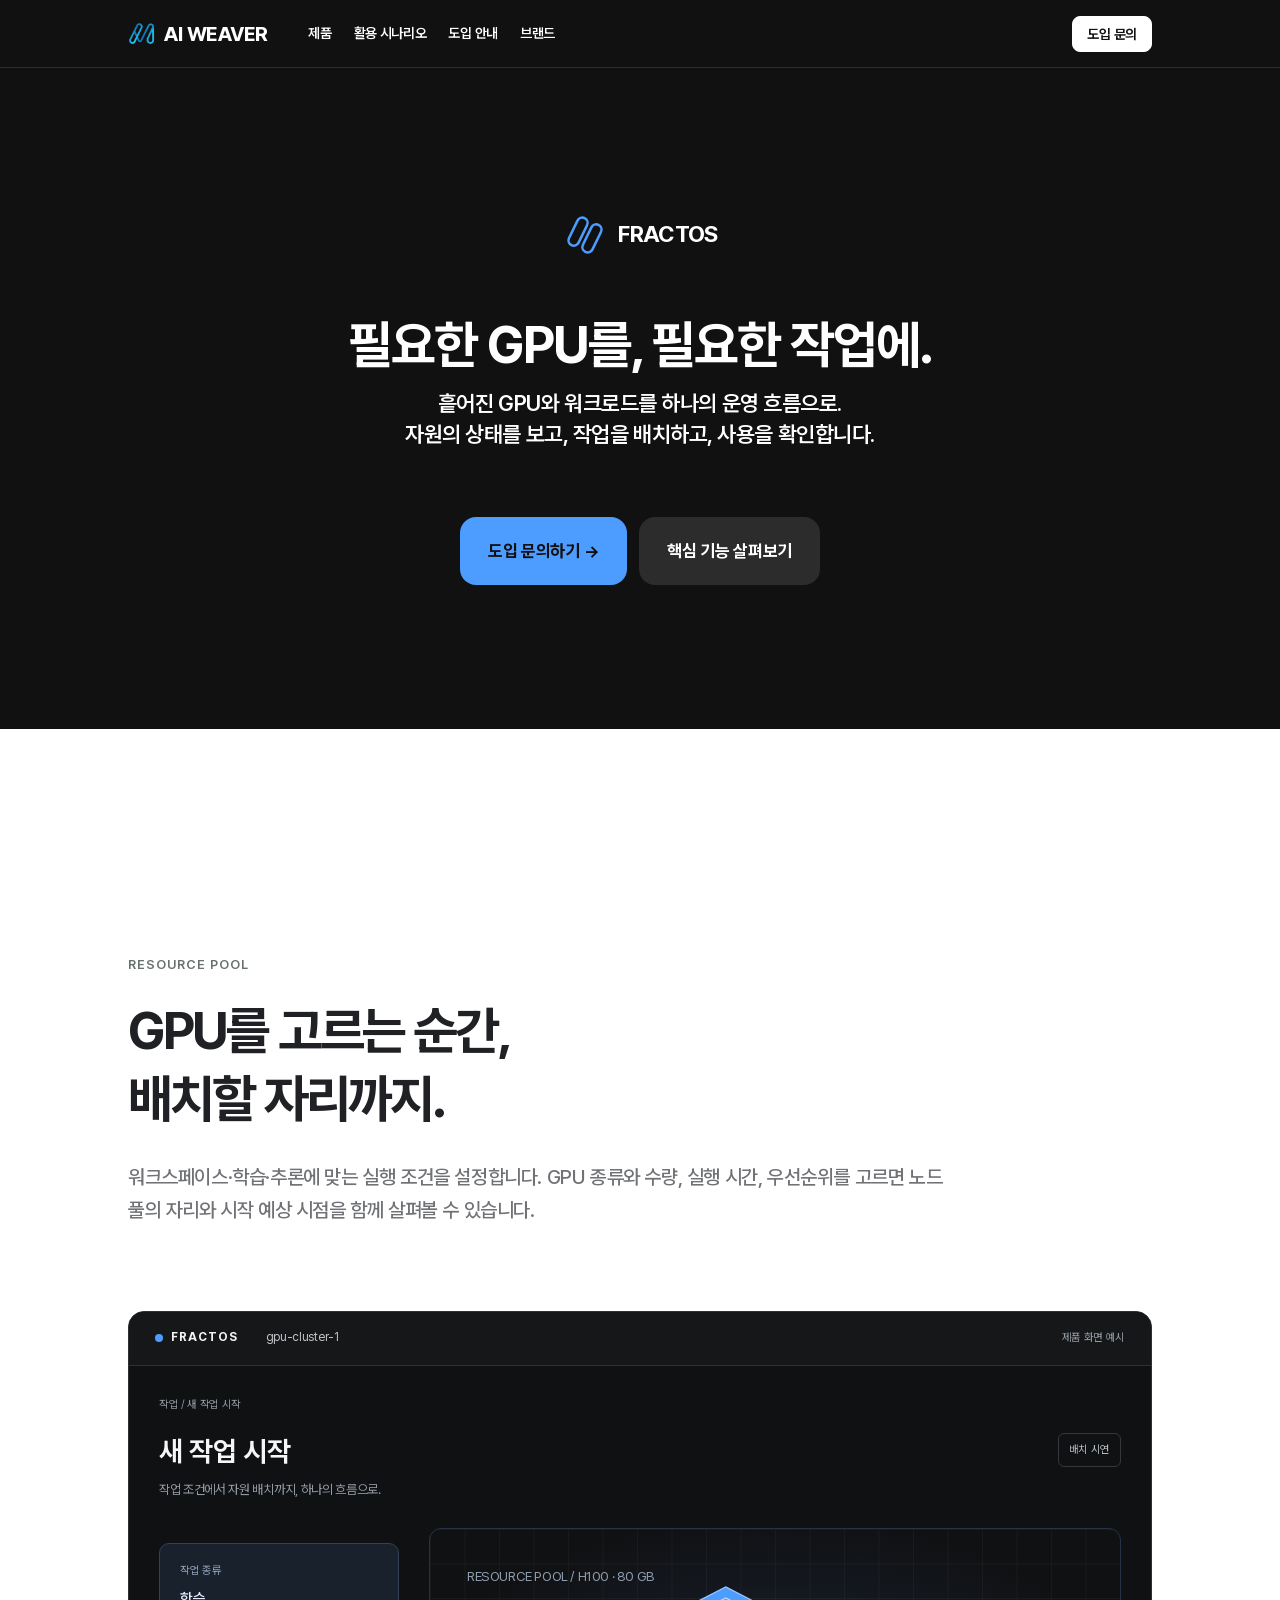
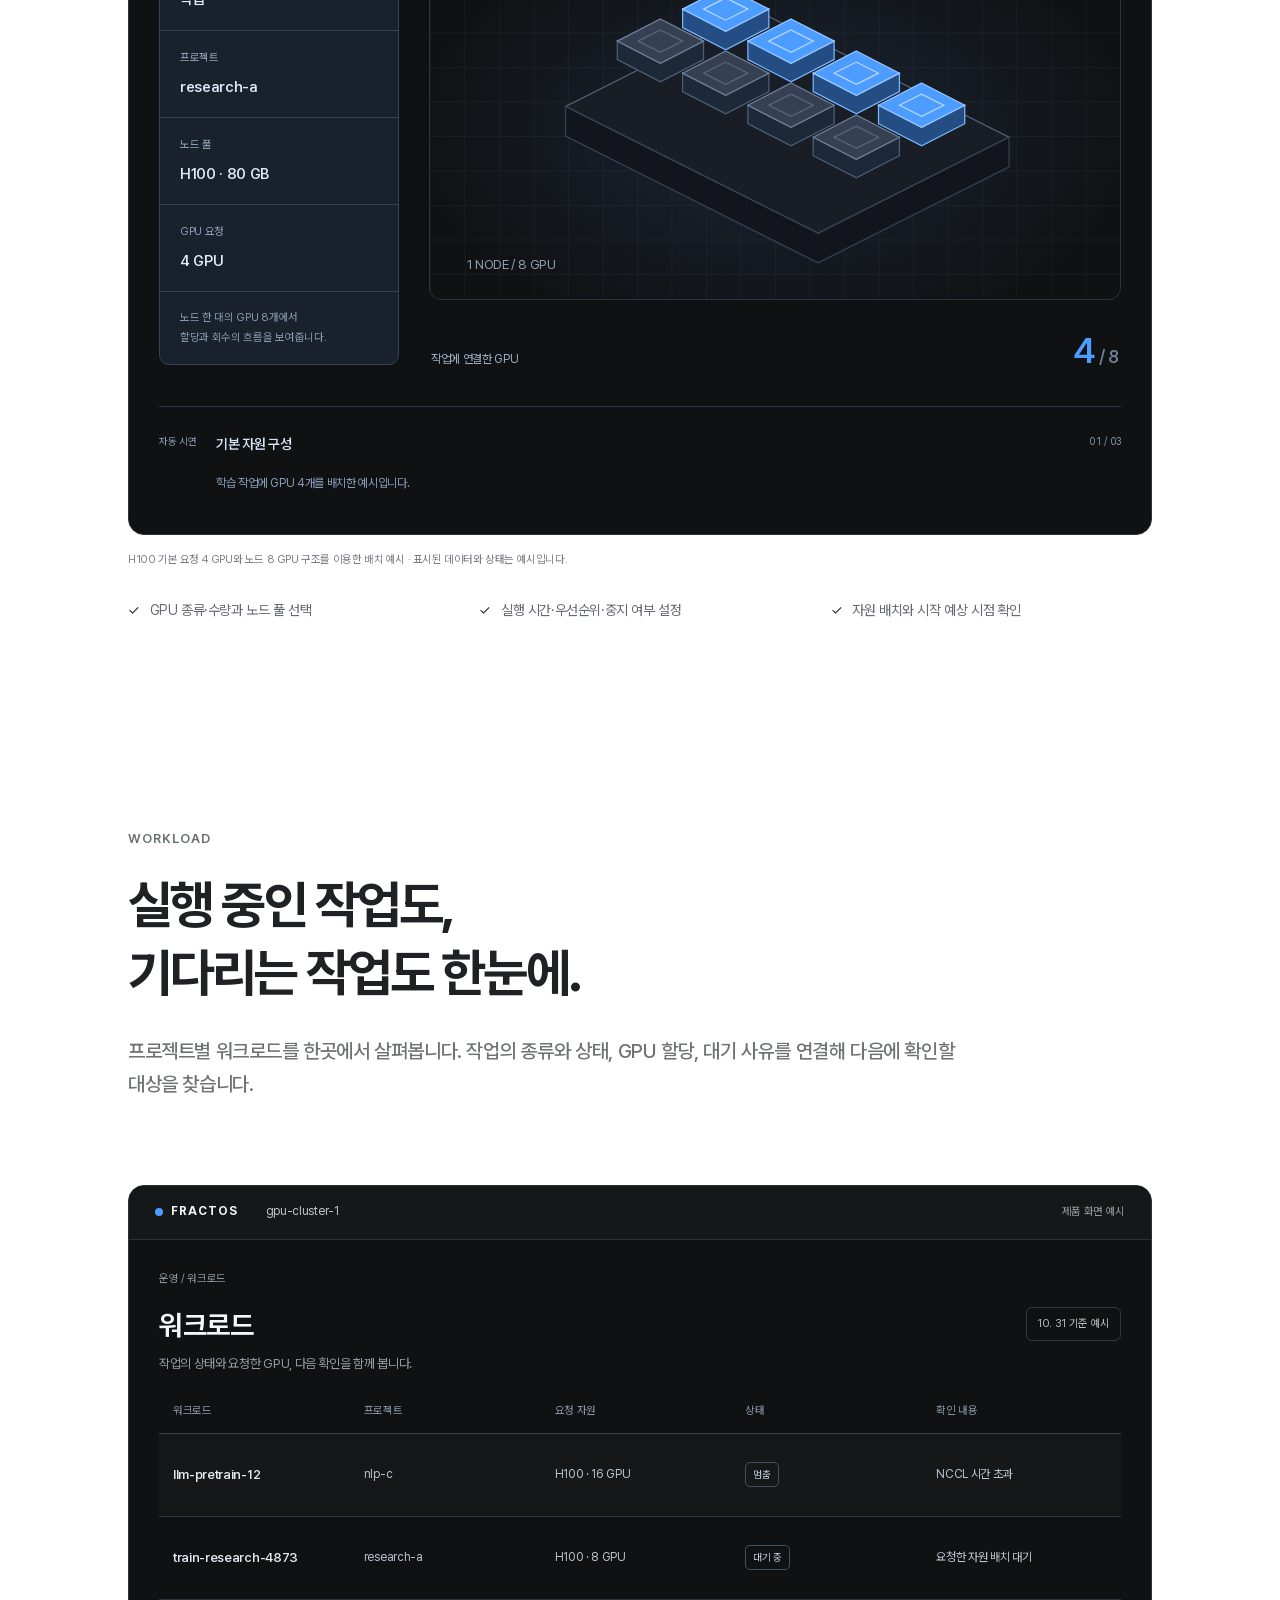
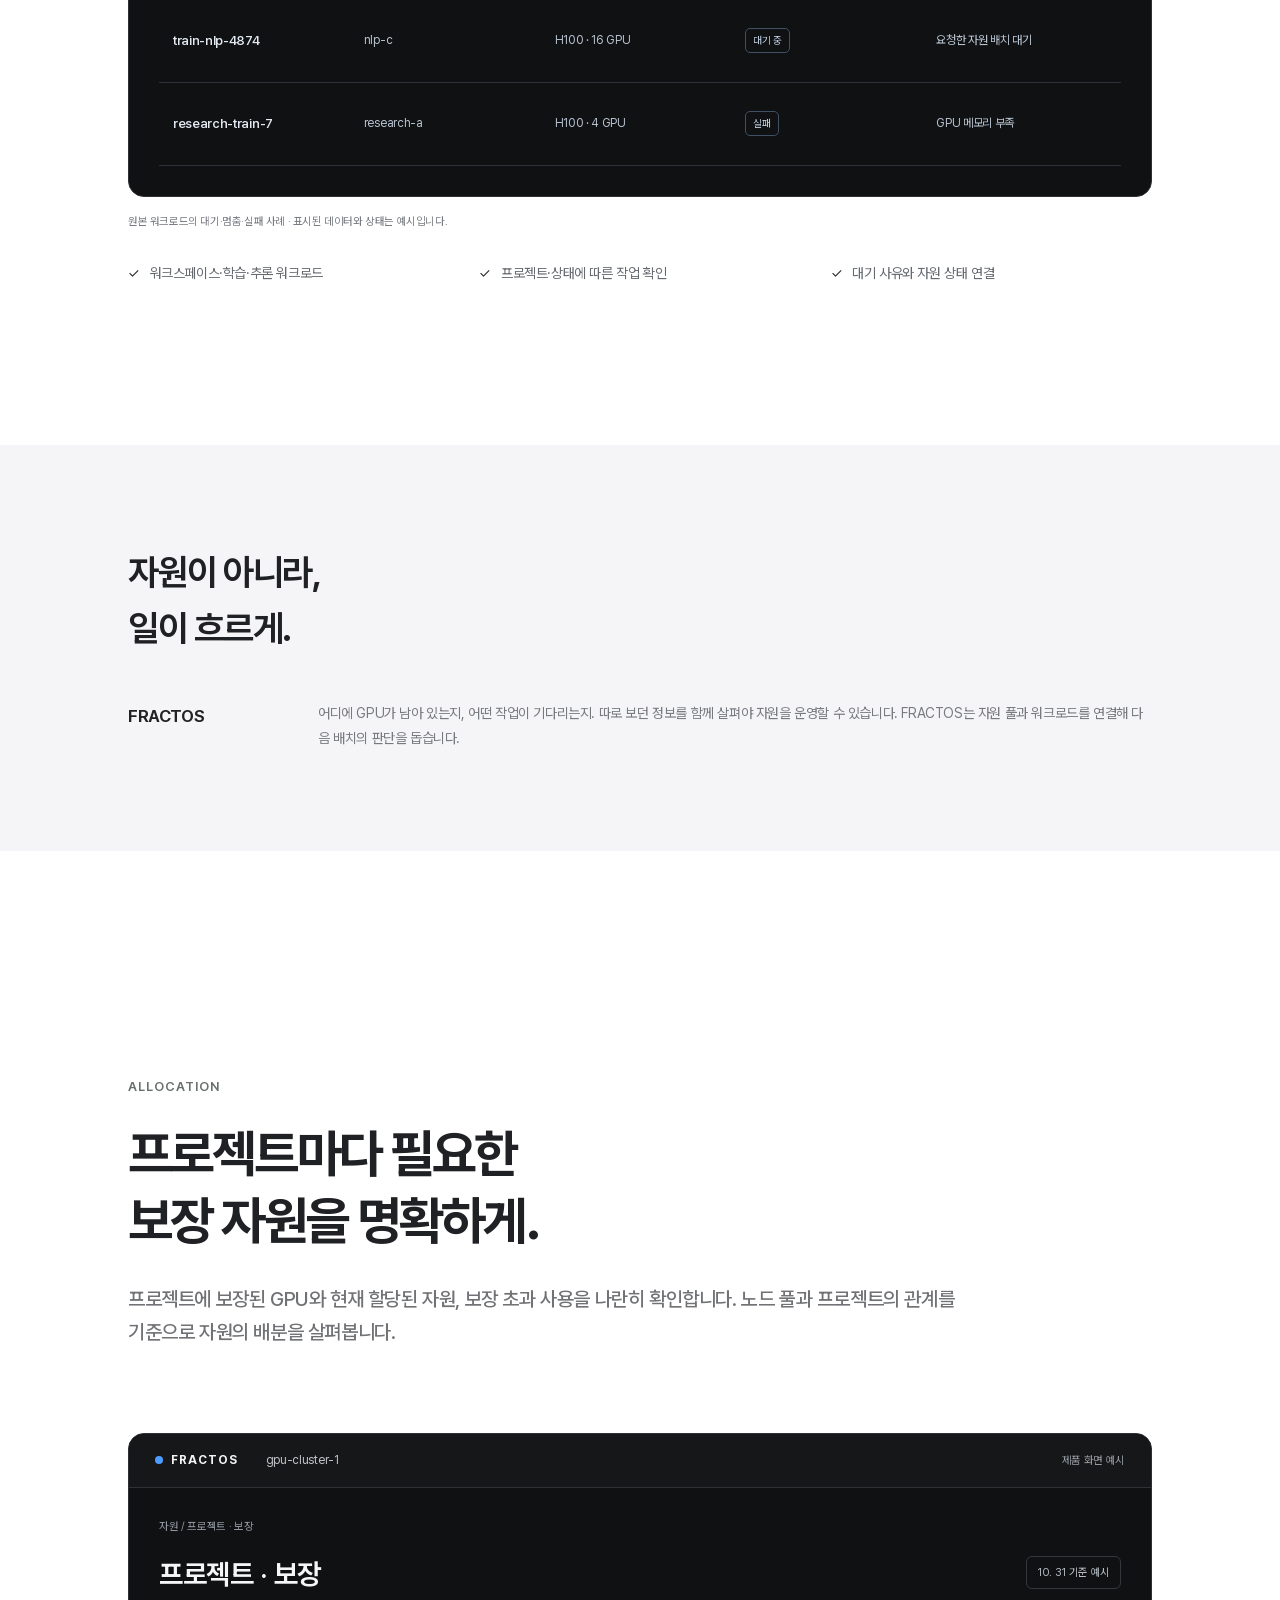
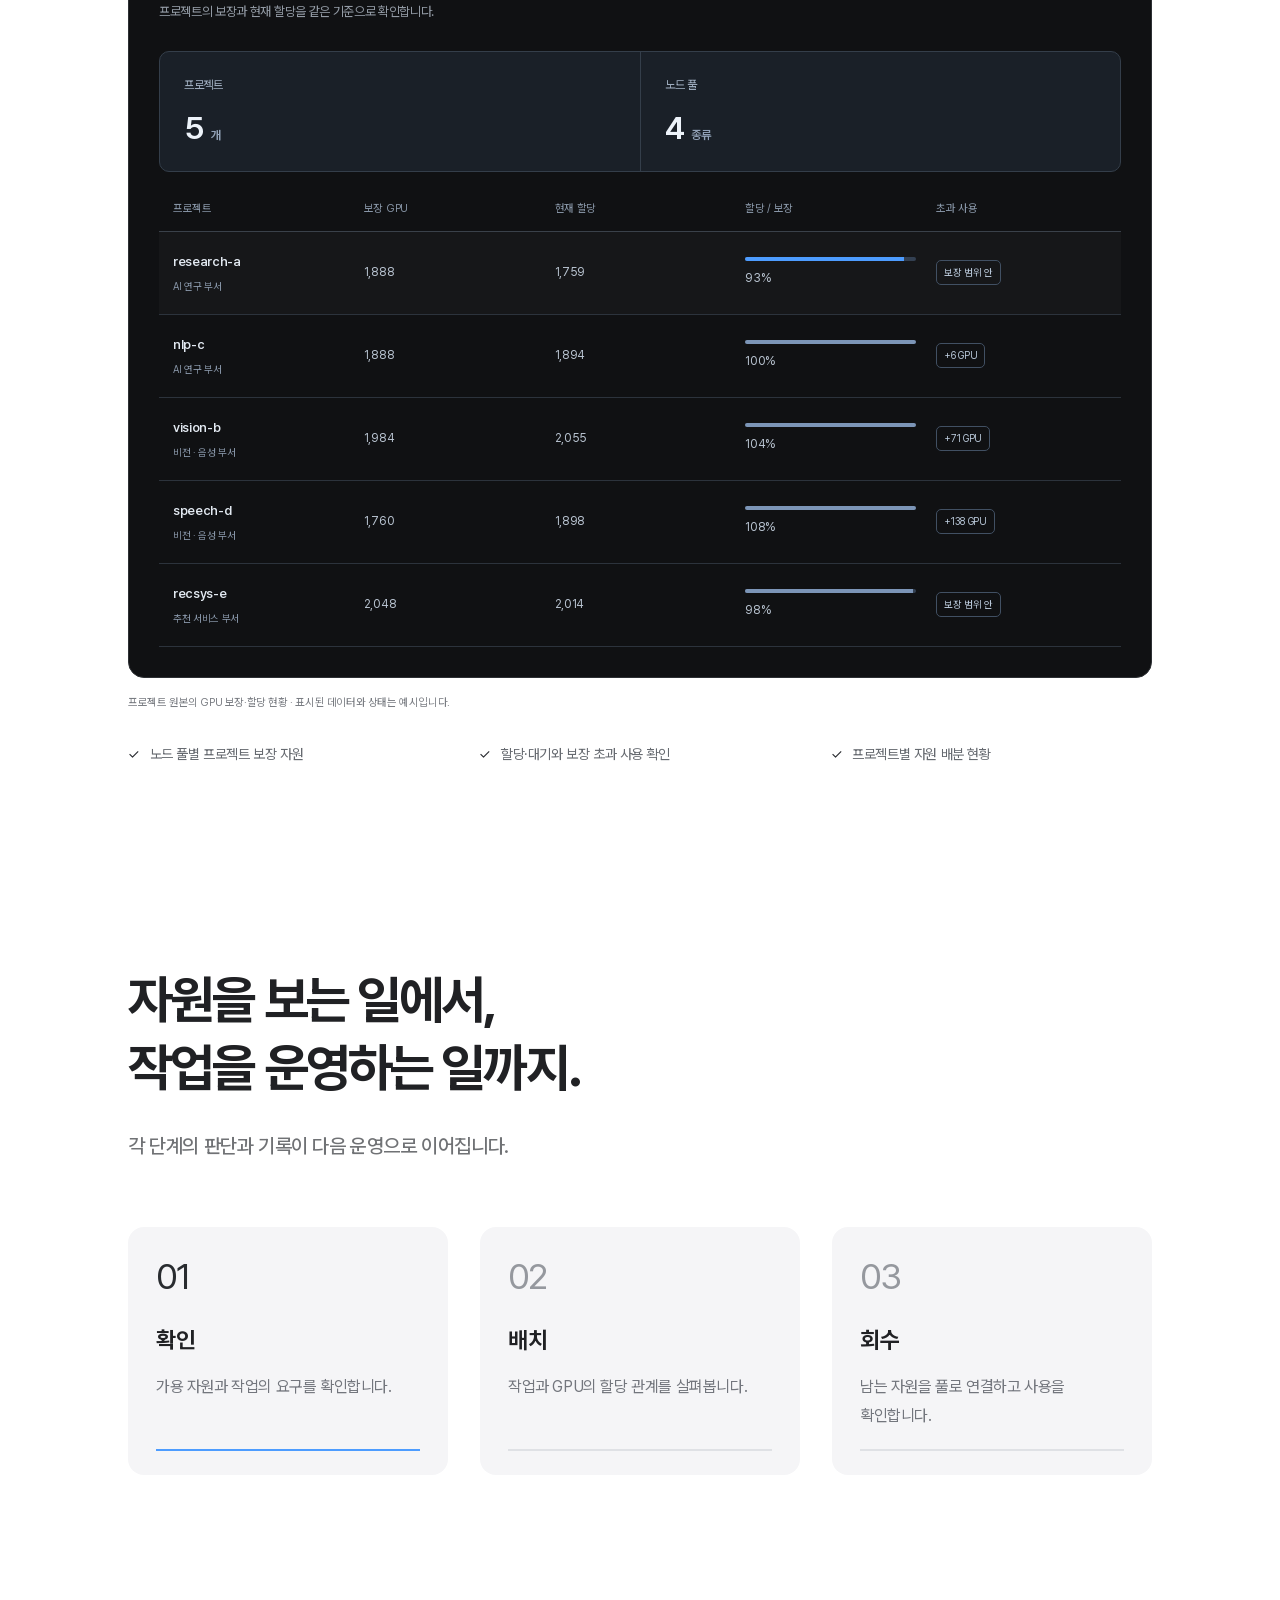
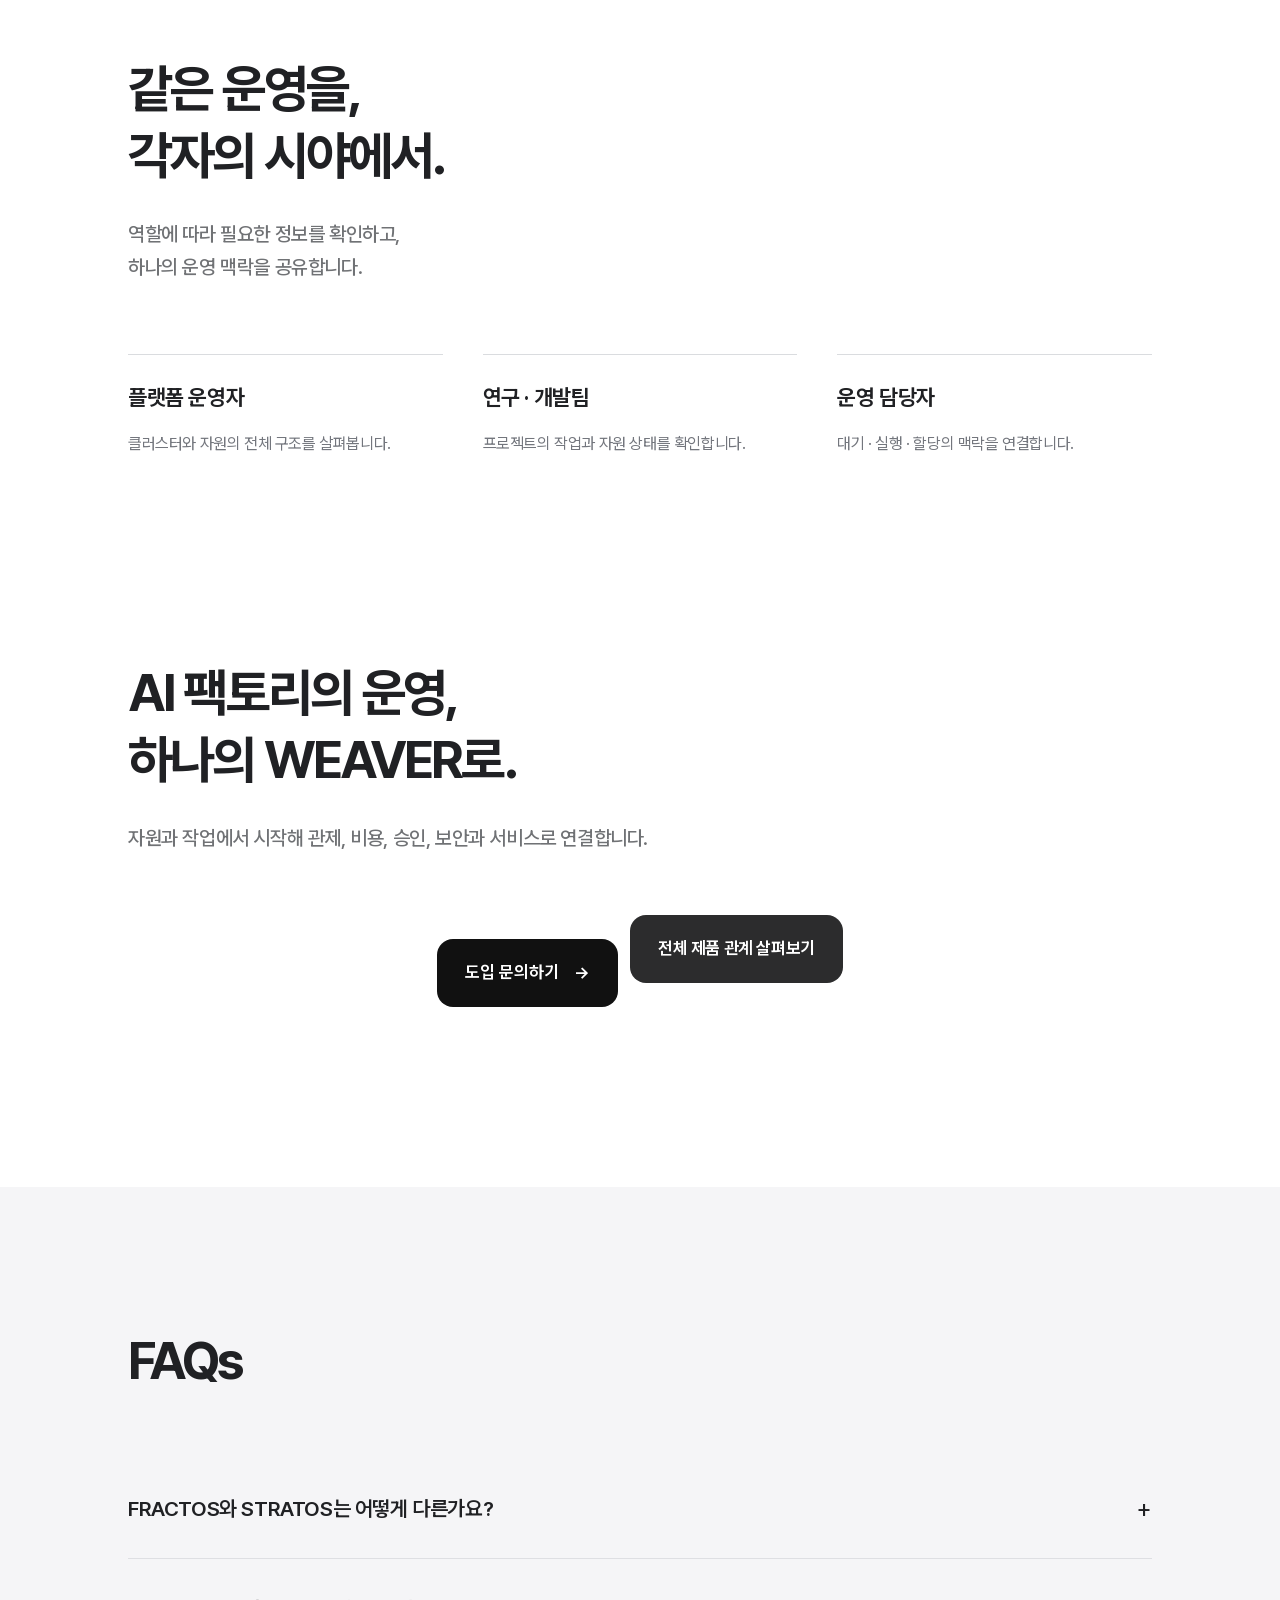
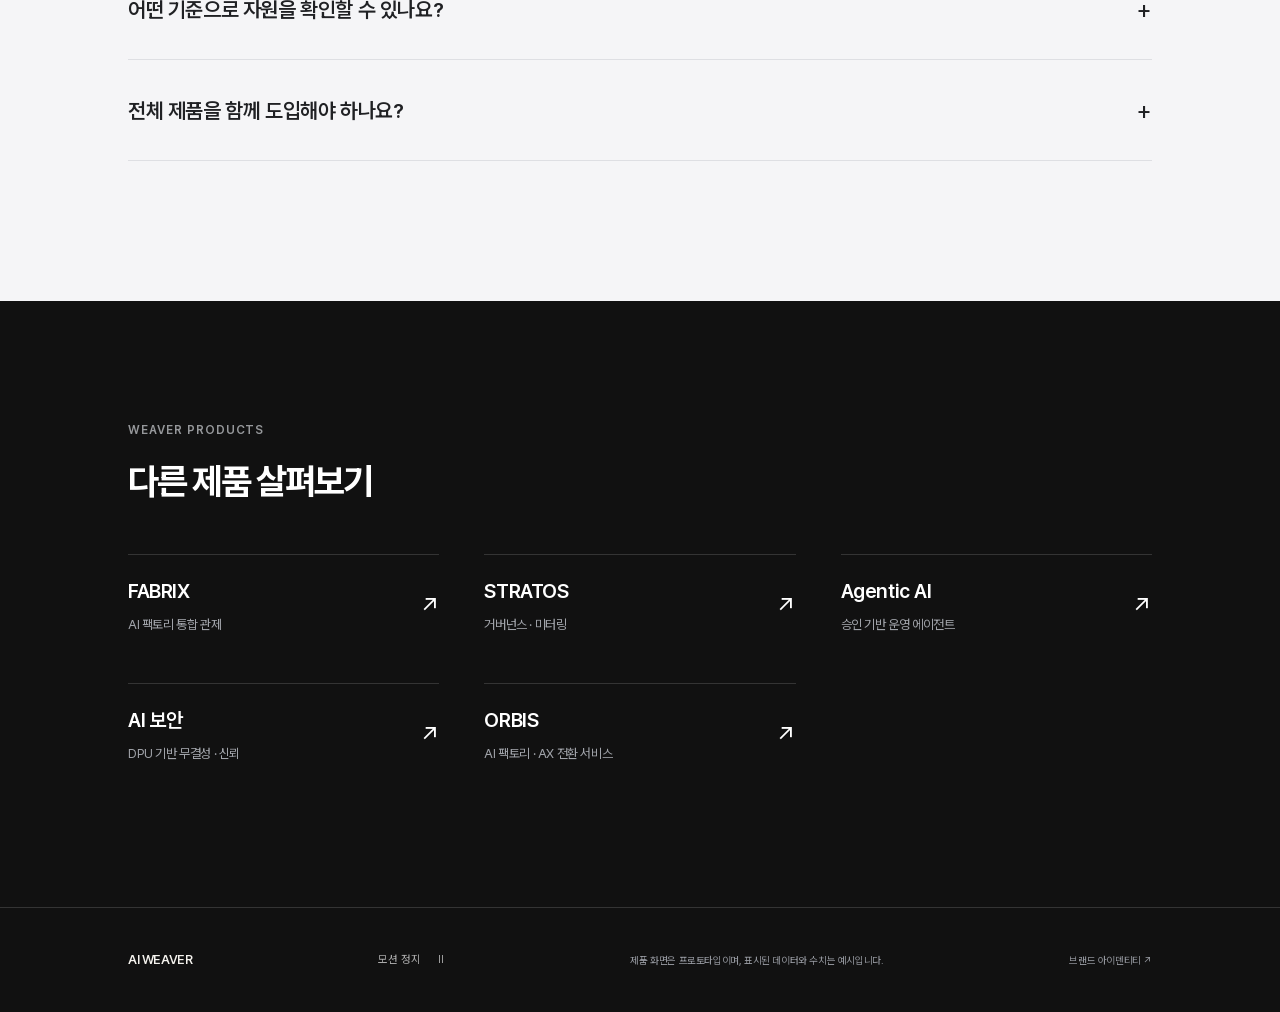
<file: product-fractos.html>
<!doctype html><html lang="ko"><head><meta charset="utf-8"><meta name="viewport" content="width=device-width,initial-scale=1"><meta name="theme-color" content="#111111"><title>FRACTOS — GPU 자원 관리 · 스케줄링 | AI WEAVER</title><meta name="description" content="흩어진 GPU와 워크로드를 하나의 운영 흐름으로. 자원의 상태를 보고, 작업을 배치하고, 사용을 확인합니다."><link rel="stylesheet" href="weaver-products.css?v=4c7e13344c"><link rel="preload" href="weaver-pretendard.woff2" as="font" type="font/woff2" crossorigin><script src="weaver-anime.js" defer></script><script src="weaver-products.js?v=4c7e13344c" defer></script><link rel="stylesheet" href="weaver-inquiry.css?v=20261109"><script src="weaver-inquiry.js?v=20261109" defer></script></head><body class="product-page detail-layout product-fractos" style="--accent:#4d9cff" data-product="fractos"><a class="skip-link" href="#overview">본문으로 건너뛰기</a><svg xmlns="http://www.w3.org/2000/svg" aria-hidden="true" focusable="false" width="0" height="0" style="position:absolute;overflow:hidden;pointer-events:none"><symbol id="weaver-mark-fractos" viewBox="0 0 100 100" fill="currentColor"><g transform="translate(50 50) rotate(26) scale(1.05)"><g class="loop-unit" data-loop-target="translate(-16 0) rotate(0) scale(1)" transform="translate(-16 0) rotate(0) scale(1)"><path d="M0 -33.619048a13.619048 13.619048 0 0 1 13.619048 13.619048v40a13.619048 13.619048 0 0 1 -27.238096 0v-40a13.619048 13.619048 0 0 1 13.619048 -13.619048ZM0 -28.380952a8.380952 8.380952 0 0 1 8.380952 8.380952v40a8.380952 8.380952 0 0 1 -16.761904 0v-40a8.380952 8.380952 0 0 1 8.380952 -8.380952Z" fill-rule="evenodd"/></g><g class="loop-unit" data-loop-target="translate(16 0) rotate(0) scale(1)" transform="translate(16 0) rotate(0) scale(1)"><path d="M0 -33.619048a13.619048 13.619048 0 0 1 13.619048 13.619048v40a13.619048 13.619048 0 0 1 -27.238096 0v-40a13.619048 13.619048 0 0 1 13.619048 -13.619048ZM0 -28.380952a8.380952 8.380952 0 0 1 8.380952 8.380952v40a8.380952 8.380952 0 0 1 -16.761904 0v-40a8.380952 8.380952 0 0 1 8.380952 -8.380952Z" fill-rule="evenodd"/></g></g></symbol><symbol id="weaver-mark-fabrix" viewBox="0 0 100 100" fill="currentColor"><g transform="translate(50 50) rotate(0) scale(1.38)"><g class="loop-unit" data-loop-target="translate(0 0) rotate(-45) scale(1)" transform="translate(0 0) rotate(-45) scale(1)"><path d="M0 -30.362319a10.362319 10.362319 0 0 1 10.362319 10.362319v40a10.362319 10.362319 0 0 1 -20.724638 0v-40a10.362319 10.362319 0 0 1 10.362319 -10.362319ZM0 -26.376812a6.376812 6.376812 0 0 1 6.376812 6.376812v40a6.376812 6.376812 0 0 1 -12.753624 0v-40a6.376812 6.376812 0 0 1 6.376812 -6.376812Z" fill-rule="evenodd"/></g><g class="loop-unit" data-loop-target="translate(0 0) rotate(45) scale(1)" transform="translate(0 0) rotate(45) scale(1)"><path d="M0 -30.362319a10.362319 10.362319 0 0 1 10.362319 10.362319v40a10.362319 10.362319 0 0 1 -20.724638 0v-40a10.362319 10.362319 0 0 1 10.362319 -10.362319ZM0 -26.376812a6.376812 6.376812 0 0 1 6.376812 6.376812v40a6.376812 6.376812 0 0 1 -12.753624 0v-40a6.376812 6.376812 0 0 1 6.376812 -6.376812Z" fill-rule="evenodd"/></g></g></symbol><symbol id="weaver-mark-stratos" viewBox="0 0 100 100" fill="currentColor"><g transform="translate(50 50) rotate(0) scale(1.03)"><g class="loop-unit" data-loop-target="translate(-12.856 4.679) rotate(-40) scale(1)" transform="translate(-12.856 4.679) rotate(-40) scale(1)"><path d="M0 -33.669903a13.669903 13.669903 0 0 1 13.669903 13.669903v40a13.669903 13.669903 0 0 1 -27.339806 0v-40a13.669903 13.669903 0 0 1 13.669903 -13.669903ZM0 -28.330097a8.330097 8.330097 0 0 1 8.330097 8.330097v40a8.330097 8.330097 0 0 1 -16.660194 0v-40a8.330097 8.330097 0 0 1 8.330097 -8.330097Z" fill-rule="evenodd"/></g><g class="loop-unit" data-loop-target="translate(0 0) rotate(0) scale(1)" transform="translate(0 0) rotate(0) scale(1)"><path d="M0 -33.669903a13.669903 13.669903 0 0 1 13.669903 13.669903v40a13.669903 13.669903 0 0 1 -27.339806 0v-40a13.669903 13.669903 0 0 1 13.669903 -13.669903ZM0 -28.330097a8.330097 8.330097 0 0 1 8.330097 8.330097v40a8.330097 8.330097 0 0 1 -16.660194 0v-40a8.330097 8.330097 0 0 1 8.330097 -8.330097Z" fill-rule="evenodd"/></g><g class="loop-unit" data-loop-target="translate(12.856 4.679) rotate(40) scale(1)" transform="translate(12.856 4.679) rotate(40) scale(1)"><path d="M0 -33.669903a13.669903 13.669903 0 0 1 13.669903 13.669903v40a13.669903 13.669903 0 0 1 -27.339806 0v-40a13.669903 13.669903 0 0 1 13.669903 -13.669903ZM0 -28.330097a8.330097 8.330097 0 0 1 8.330097 8.330097v40a8.330097 8.330097 0 0 1 -16.660194 0v-40a8.330097 8.330097 0 0 1 8.330097 -8.330097Z" fill-rule="evenodd"/></g></g></symbol><symbol id="weaver-mark-agentic" viewBox="0 0 100 100" fill="currentColor"><g transform="translate(50 50) rotate(0) scale(1.16)"><g class="loop-unit" data-loop-target="translate(10.392 0.34) rotate(-30) scale(1)" transform="translate(10.392 0.34) rotate(-30) scale(1)"><path d="M0 -33.37069a13.37069 13.37069 0 0 1 13.37069 13.37069v40a13.37069 13.37069 0 0 1 -26.74138 0v-40a13.37069 13.37069 0 0 1 13.37069 -13.37069ZM0 -28.62931a8.62931 8.62931 0 0 1 8.62931 8.62931v40a8.62931 8.62931 0 0 1 -17.25862 0v-40a8.62931 8.62931 0 0 1 8.62931 -8.62931Z" fill-rule="evenodd"/></g><g class="loop-unit" data-loop-target="translate(-10.392 0.34) rotate(30) scale(1)" transform="translate(-10.392 0.34) rotate(30) scale(1)"><path d="M0 -33.37069a13.37069 13.37069 0 0 1 13.37069 13.37069v40a13.37069 13.37069 0 0 1 -26.74138 0v-40a13.37069 13.37069 0 0 1 13.37069 -13.37069ZM0 -28.62931a8.62931 8.62931 0 0 1 8.62931 8.62931v40a8.62931 8.62931 0 0 1 -17.25862 0v-40a8.62931 8.62931 0 0 1 8.62931 -8.62931Z" fill-rule="evenodd"/></g></g></symbol><symbol id="weaver-mark-security" viewBox="0 0 100 100" fill="currentColor"><g transform="translate(50 50) rotate(26) scale(1.26)"><g class="loop-unit" data-loop-target="translate(0 0) rotate(0) scale(1)" transform="translate(0 0) rotate(0) scale(1)"><path d="M0 -33.18254a13.18254 13.18254 0 0 1 13.18254 13.18254v40a13.18254 13.18254 0 0 1 -26.36508 0v-40a13.18254 13.18254 0 0 1 13.18254 -13.18254ZM0 -28.81746a8.81746 8.81746 0 0 1 8.81746 8.81746v40a8.81746 8.81746 0 0 1 -17.63492 0v-40a8.81746 8.81746 0 0 1 8.81746 -8.81746Z" fill-rule="evenodd"/></g><g class="loop-unit" data-loop-target="translate(0 0) rotate(0) scale(0.4)" transform="translate(0 0) rotate(0) scale(0.4)"><path d="M0 -36.456349a16.456349 16.456349 0 0 1 16.456349 16.456349v40a16.456349 16.456349 0 0 1 -32.912698 0v-40a16.456349 16.456349 0 0 1 16.456349 -16.456349ZM0 -25.543651a5.543651 5.543651 0 0 1 5.543651 5.543651v40a5.543651 5.543651 0 0 1 -11.087302 0v-40a5.543651 5.543651 0 0 1 5.543651 -5.543651Z" fill-rule="evenodd"/></g></g></symbol><symbol id="weaver-mark-orbis" viewBox="0 0 100 100" fill="currentColor"><g class="loop-unit" transform="translate(50 25) rotate(90)"><path d="M0 -24.45a10.45 10.45 0 0 1 10.45 10.45v28a10.45 10.45 0 0 1 -20.9 0v-28a10.45 10.45 0 0 1 10.45 -10.45ZM0 -18.95a4.95 4.95 0 0 1 4.95 4.95v28a4.95 4.95 0 0 1 -9.9 0v-28a4.95 4.95 0 0 1 4.95 -4.95Z" fill-rule="evenodd"/></g><g class="loop-unit" transform="translate(75 50) rotate(0)"><path d="M0 -24.45a10.45 10.45 0 0 1 10.45 10.45v28a10.45 10.45 0 0 1 -20.9 0v-28a10.45 10.45 0 0 1 10.45 -10.45ZM0 -18.95a4.95 4.95 0 0 1 4.95 4.95v28a4.95 4.95 0 0 1 -9.9 0v-28a4.95 4.95 0 0 1 4.95 -4.95Z" fill-rule="evenodd"/></g><g class="loop-unit" transform="translate(50 75) rotate(90)"><path d="M0 -24.45a10.45 10.45 0 0 1 10.45 10.45v28a10.45 10.45 0 0 1 -20.9 0v-28a10.45 10.45 0 0 1 10.45 -10.45ZM0 -18.95a4.95 4.95 0 0 1 4.95 4.95v28a4.95 4.95 0 0 1 -9.9 0v-28a4.95 4.95 0 0 1 4.95 -4.95Z" fill-rule="evenodd"/></g><g class="loop-unit" transform="translate(25 50) rotate(0)"><path d="M0 -24.45a10.45 10.45 0 0 1 10.45 10.45v28a10.45 10.45 0 0 1 -20.9 0v-28a10.45 10.45 0 0 1 10.45 -10.45ZM0 -18.95a4.95 4.95 0 0 1 4.95 4.95v28a4.95 4.95 0 0 1 -9.9 0v-28a4.95 4.95 0 0 1 4.95 -4.95Z" fill-rule="evenodd"/></g></symbol></svg><header class="product-header weaver-gnb" data-weaver-gnb>
 <div class="weaver-gnb-bar"><a class="weaver-gnb-logo" href="./?v=4c7e13344c" aria-label="AI WEAVER 홈"><img src="weaver-logo.svg" alt=""><span>AI WEAVER</span></a>
 <nav class="weaver-gnb-triggers" aria-label="주 메뉴"><button type="button" class="weaver-gnb-toggle" aria-expanded="false" aria-controls="weaver-product-menu" aria-label="제품 메뉴 열기"><span>제품</span><svg viewBox="0 0 24 24" aria-hidden="true"><path d="M5 7h14M5 12h14M5 17h14"/></svg></button><a class="weaver-gnb-scenarios" href="scenarios.html?v=4c7e13344c">활용 시나리오</a><a class="weaver-gnb-adoption" href="adoption.html?v=4c7e13344c">도입 안내</a><a class="weaver-gnb-brand" href="brand.html?v=4c7e13344c">브랜드</a></nav><button type="button" class="weaver-gnb-inquiry" data-inquiry>도입 문의</button></div>
 <button class="weaver-gnb-backdrop" aria-label="제품 메뉴 닫기" tabindex="-1" hidden></button>
 <div class="weaver-gnb-panel" id="weaver-product-menu" hidden><div class="weaver-gnb-content"><div class="weaver-gnb-mobile-explore"><a href="scenarios.html?v=4c7e13344c">활용 시나리오 <span aria-hidden="true">↗</span></a><a href="adoption.html?v=4c7e13344c">도입 안내 <span aria-hidden="true">↗</span></a></div><div class="weaver-gnb-primary"><h3>Products</h3><a href="product-fractos.html?v=4c7e13344c" aria-current="page"><span>GPU 자원 관리</span></a><a href="product-fabrix.html?v=4c7e13344c"><span>인프라 통합 관제</span></a><a href="product-stratos.html?v=4c7e13344c"><span>사용량·비용 관리</span></a><a href="product-agentic.html?v=4c7e13344c"><span>운영 요청·승인</span></a><a href="product-security.html?v=4c7e13344c"><span>인프라 보안</span></a><a href="product-orbis.html?v=4c7e13344c"><span>AI 팩토리 구축</span></a></div><div class="weaver-gnb-groups"><section class="weaver-gnb-group" aria-labelledby="gnb-fractos"><h3 id="gnb-fractos">FRACTOS</h3><a href="product-fractos.html?v=4c7e13344c#feature-1">GPU 할당·회수</a><a href="product-fractos.html?v=4c7e13344c#feature-2">작업·대기열 관리</a><a href="product-fractos.html?v=4c7e13344c#feature-3">프로젝트 자원 보장</a></section><section class="weaver-gnb-group" aria-labelledby="gnb-fabrix"><h3 id="gnb-fabrix">FABRIX</h3><a href="product-fabrix.html?v=4c7e13344c#feature-1">클러스터 상태 보기</a><a href="product-fabrix.html?v=4c7e13344c#feature-2">문제·조치 연결</a><a href="product-fabrix.html?v=4c7e13344c#feature-3">운영 대상 탐색</a></section><section class="weaver-gnb-group" aria-labelledby="gnb-stratos"><h3 id="gnb-stratos">STRATOS</h3><a href="product-stratos.html?v=4c7e13344c#feature-1">GPU 사용량·비용</a><a href="product-stratos.html?v=4c7e13344c#feature-2">프로젝트 예산</a><a href="product-stratos.html?v=4c7e13344c#feature-3">GPU별 단가 설정</a></section><section class="weaver-gnb-group" aria-labelledby="gnb-agentic"><h3 id="gnb-agentic">Agentic AI</h3><a href="product-agentic.html?v=4c7e13344c#feature-1">요청과 작업 제안</a><a href="product-agentic.html?v=4c7e13344c#feature-2">검토·승인 흐름</a><a href="product-agentic.html?v=4c7e13344c#feature-3">역할·실행 범위</a></section><section class="weaver-gnb-group" aria-labelledby="gnb-security"><h3 id="gnb-security">AI 보안</h3><a href="product-security.html?v=4c7e13344c#feature-1">DPU 무결성 확인</a><a href="product-security.html?v=4c7e13344c#feature-2">대상별 보호 상태</a><a href="product-security.html?v=4c7e13344c#feature-3">변경·승인 기록</a></section><section class="weaver-gnb-group" aria-labelledby="gnb-orbis"><h3 id="gnb-orbis">ORBIS</h3><a href="product-orbis.html?v=4c7e13344c#feature-1">요구 분석·설계</a><a href="product-orbis.html?v=4c7e13344c#feature-2">구축 이후 운영</a><a href="product-orbis.html?v=4c7e13344c#feature-3">운영 개선·AX 전환</a></section></div><a class="weaver-gnb-mobile-brand" href="brand.html?v=4c7e13344c">WEAVER 브랜드 <span aria-hidden="true">↗</span></a></div></div>
 </header><main>
<section class="detail-hero reference-hero" id="overview" aria-labelledby="product-title"><div class="reference-header-space" aria-hidden="true"></div><div class="reference-hero-content"><div class="reference-lockup"><span class="reference-symbol" aria-hidden="true"><svg class="hero-symbol" viewBox="0 0 100 100" aria-hidden="true" ><use href="#weaver-mark-fractos"/></svg></span><span class="reference-product-name">FRACTOS</span></div><div class="reference-hero-message"><h1 id="product-title">필요한 GPU를, 필요한 작업에.</h1><p class="reference-hero-description">흩어진 GPU와 워크로드를 하나의 운영 흐름으로.<br>자원의 상태를 보고, 작업을 배치하고, 사용을 확인합니다.</p></div><div class="detail-actions reference-hero-actions"><button type="button" class="detail-primary" data-inquiry>도입 문의하기 <span aria-hidden="true">→</span></button><a class="detail-secondary" href="#feature-1">핵심 기능 살펴보기</a></div></div></section>
<section class="detail-feature" aria-labelledby="feature-title-1"><div class="detail-container"><div class="feature-copy" id="feature-1"><p class="detail-kicker">RESOURCE POOL</p><h2 id="feature-title-1">GPU를 고르는 순간,<br>배치할 자리까지.</h2><p class="detail-description">워크스페이스·학습·추론에 맞는 실행 조건을 설정합니다. GPU 종류와 수량, 실행 시간, 우선순위를 고르면 노드 풀의 자리와 시작 예상 시점을 함께 살펴볼 수 있습니다.</p></div><figure class="native-product-exhibit native-allocation" data-native-exhibit aria-label="새 작업 시작 제품 화면 예시"><div class="exhibit-app" data-motion-visual>
<div class="exhibit-topline"><span><i aria-hidden="true"></i>FRACTOS</span><span>gpu-cluster-1</span><small>제품 화면 예시</small></div><div class="exhibit-body"><div class="exhibit-breadcrumb">작업 / 새 작업 시작</div><div class="exhibit-heading"><div><h3>새 작업 시작</h3><p>작업 조건에서 자원 배치까지, 하나의 흐름으로.</p></div><span class="exhibit-scope">배치 시연</span></div><div class="native-allocation-layout"><div class="native-request-fields"><div><span>작업 종류</span><b>학습</b></div><div><span>프로젝트</span><b>research-a</b></div><div><span>노드 풀</span><b>H100 · 80 GB</b></div><div><span>GPU 요청</span><b><em data-allocation-count>4</em> GPU</b></div><p>노드 한 대의 GPU 8개에서<br>할당과 회수의 흐름을 보여줍니다.</p></div><div><div class="native-gpu-scene"><svg viewBox="0 0 560 300" role="img" aria-label="H100 노드 한 대의 GPU 8개 중 4개에서 8개로 할당하고 회수하는 배치 시연"><defs><pattern id="native-grid" width="28" height="28" patternUnits="userSpaceOnUse"><path d="M28 0H0V28" fill="none" stroke="#ffffff0d"/></pattern></defs><rect width="560" height="300" fill="url(#native-grid)"/><path d="M110 144l155-78 205 103-155 78Z" fill="#191e26" stroke="#56677c"/><path d="M110 144v24l205 103 155-78v-24l-155 78Z" fill="#12161c" stroke="#354255"/><g class="native-gpu" data-gpu="0"><path class="gpu-face-side" d="M205 65l35 18 35-18v15l-35 18-35-18Z"/><path class="gpu-face-top" d="M240 47l35 18-35 18-35-18Z"/><path class="gpu-face-line" d="M222 65l18 9 18-9-18-9Z"/></g><g class="native-gpu" data-gpu="1"><path class="gpu-face-side" d="M258 91l35 18 35-18v15l-35 18-35-18Z"/><path class="gpu-face-top" d="M293 73l35 18-35 18-35-18Z"/><path class="gpu-face-line" d="M275 91l18 9 18-9-18-9Z"/></g><g class="native-gpu" data-gpu="2"><path class="gpu-face-side" d="M311 117l35 18 35-18v15l-35 18-35-18Z"/><path class="gpu-face-top" d="M346 99l35 18-35 18-35-18Z"/><path class="gpu-face-line" d="M328 117l18 9 18-9-18-9Z"/></g><g class="native-gpu" data-gpu="3"><path class="gpu-face-side" d="M364 143l35 18 35-18v15l-35 18-35-18Z"/><path class="gpu-face-top" d="M399 125l35 18-35 18-35-18Z"/><path class="gpu-face-line" d="M381 143l18 9 18-9-18-9Z"/></g><g class="native-gpu" data-gpu="4"><path class="gpu-face-side" d="M152 91l35 18 35-18v15l-35 18-35-18Z"/><path class="gpu-face-top" d="M187 73l35 18-35 18-35-18Z"/><path class="gpu-face-line" d="M169 91l18 9 18-9-18-9Z"/></g><g class="native-gpu" data-gpu="5"><path class="gpu-face-side" d="M205 117l35 18 35-18v15l-35 18-35-18Z"/><path class="gpu-face-top" d="M240 99l35 18-35 18-35-18Z"/><path class="gpu-face-line" d="M222 117l18 9 18-9-18-9Z"/></g><g class="native-gpu" data-gpu="6"><path class="gpu-face-side" d="M258 143l35 18 35-18v15l-35 18-35-18Z"/><path class="gpu-face-top" d="M293 125l35 18-35 18-35-18Z"/><path class="gpu-face-line" d="M275 143l18 9 18-9-18-9Z"/></g><g class="native-gpu" data-gpu="7"><path class="gpu-face-side" d="M311 169l35 18 35-18v15l-35 18-35-18Z"/><path class="gpu-face-top" d="M346 151l35 18-35 18-35-18Z"/><path class="gpu-face-line" d="M328 169l18 9 18-9-18-9Z"/></g><text x="30" y="42" fill="#8e9daf" font-size="11" font-family="Pretendard">RESOURCE POOL / H100 · 80 GB</text><text x="30" y="276" fill="#8e9daf" font-size="11" font-family="Pretendard">1 NODE / 8 GPU</text></svg></div><div class="native-allocation-total"><span>작업에 연결한 GPU</span><strong><em data-allocation-count>4</em><small> / 8</small></strong></div></div></div><div class="native-demo-caption"><span data-caption-mode>자동 시연</span><b data-caption-title>기본 자원 구성</b><p data-caption-copy>학습 작업에 GPU 4개를 배치한 예시입니다.</p><span data-caption-step>01 / 03</span></div></div></div><figcaption>H100 기본 요청 4 GPU와 노드 8 GPU 구조를 이용한 배치 예시 · 표시된 데이터와 상태는 예시입니다.</figcaption></figure><ul class="detail-points"><li><span aria-hidden="true">✓</span>GPU 종류·수량과 노드 풀 선택</li><li><span aria-hidden="true">✓</span>실행 시간·우선순위·중지 여부 설정</li><li><span aria-hidden="true">✓</span>자원 배치와 시작 예상 시점 확인</li></ul></div></section><section class="detail-feature" aria-labelledby="feature-title-2"><div class="detail-container"><div class="feature-copy" id="feature-2"><p class="detail-kicker">WORKLOAD</p><h2 id="feature-title-2">실행 중인 작업도,<br>기다리는 작업도 한눈에.</h2><p class="detail-description">프로젝트별 워크로드를 한곳에서 살펴봅니다. 작업의 종류와 상태, GPU 할당, 대기 사유를 연결해 다음에 확인할 대상을 찾습니다.</p></div><figure class="native-product-exhibit native-workloads" data-native-exhibit aria-label="워크로드 제품 화면 예시"><div class="exhibit-app" data-motion-visual>
<div class="exhibit-topline"><span><i aria-hidden="true"></i>FRACTOS</span><span>gpu-cluster-1</span><small>제품 화면 예시</small></div><div class="exhibit-body"><div class="exhibit-breadcrumb">운영 / 워크로드</div><div class="exhibit-heading"><div><h3>워크로드</h3><p>작업의 상태와 요청한 GPU, 다음 확인을 함께 봅니다.</p></div><span class="exhibit-scope">10. 31 기준 예시</span></div><div class="native-table " style="--columns:5"><div class="native-table-head"><span>워크로드</span><span>프로젝트</span><span>요청 자원</span><span>상태</span><span>확인 내용</span></div><div class="native-table-row" data-step="0"><div data-label="워크로드"><b>llm-pretrain-12</b></div><div data-label="프로젝트">nlp-c</div><div data-label="요청 자원">H100 · 16 GPU</div><div data-label="상태"><span class="native-badge">멈춤</span></div><div data-label="확인 내용">NCCL 시간 초과</div></div><div class="native-table-row" data-step="1"><div data-label="워크로드"><b>train-research-4873</b></div><div data-label="프로젝트">research-a</div><div data-label="요청 자원">H100 · 8 GPU</div><div data-label="상태"><span class="native-badge">대기 중</span></div><div data-label="확인 내용">요청한 자원 배치 대기</div></div><div class="native-table-row" data-step="2"><div data-label="워크로드"><b>train-nlp-4874</b></div><div data-label="프로젝트">nlp-c</div><div data-label="요청 자원">H100 · 16 GPU</div><div data-label="상태"><span class="native-badge">대기 중</span></div><div data-label="확인 내용">요청한 자원 배치 대기</div></div><div class="native-table-row" data-step="3"><div data-label="워크로드"><b>research-train-7</b></div><div data-label="프로젝트">research-a</div><div data-label="요청 자원">H100 · 4 GPU</div><div data-label="상태"><span class="native-badge">실패</span></div><div data-label="확인 내용">GPU 메모리 부족</div></div></div></div></div><figcaption>원본 워크로드의 대기·멈춤·실패 사례 · 표시된 데이터와 상태는 예시입니다.</figcaption></figure><ul class="detail-points"><li><span aria-hidden="true">✓</span>워크스페이스·학습·추론 워크로드</li><li><span aria-hidden="true">✓</span>프로젝트·상태에 따른 작업 확인</li><li><span aria-hidden="true">✓</span>대기 사유와 자원 상태 연결</li></ul></div></section><section class="detail-statement"><div class="detail-container"><p>자원이 아니라,<br>일이 흐르게.</p><div><span>FRACTOS</span><span>어디에 GPU가 남아 있는지, 어떤 작업이 기다리는지. 따로 보던 정보를 함께 살펴야 자원을 운영할 수 있습니다. FRACTOS는 자원 풀과 워크로드를 연결해 다음 배치의 판단을 돕습니다.</span></div></div></section><section class="detail-feature" aria-labelledby="feature-title-3"><div class="detail-container"><div class="feature-copy" id="feature-3"><p class="detail-kicker">ALLOCATION</p><h2 id="feature-title-3">프로젝트마다 필요한<br>보장 자원을 명확하게.</h2><p class="detail-description">프로젝트에 보장된 GPU와 현재 할당된 자원, 보장 초과 사용을 나란히 확인합니다. 노드 풀과 프로젝트의 관계를 기준으로 자원의 배분을 살펴봅니다.</p></div><figure class="native-product-exhibit native-quotas" data-native-exhibit aria-label="프로젝트 · 보장 제품 화면 예시"><div class="exhibit-app" data-motion-visual>
<div class="exhibit-topline"><span><i aria-hidden="true"></i>FRACTOS</span><span>gpu-cluster-1</span><small>제품 화면 예시</small></div><div class="exhibit-body"><div class="exhibit-breadcrumb">자원 / 프로젝트 · 보장</div><div class="exhibit-heading"><div><h3>프로젝트 · 보장</h3><p>프로젝트의 보장과 현재 할당을 같은 기준으로 확인합니다.</p></div><span class="exhibit-scope">10. 31 기준 예시</span></div><div class="native-stats"><div><span>프로젝트</span><strong>5<small>개</small></strong></div><div><span>노드 풀</span><strong>4<small>종류</small></strong></div></div><div class="native-table " style="--columns:5"><div class="native-table-head"><span>프로젝트</span><span>보장 GPU</span><span>현재 할당</span><span>할당 / 보장</span><span>초과 사용</span></div><div class="native-table-row" data-step="0"><div data-label="프로젝트"><b>research-a</b><small>AI 연구 부서</small></div><div data-label="보장 GPU">1,888</div><div data-label="현재 할당">1,759</div><div data-label="할당 / 보장"><div class="native-inline-bar"><i style="width:93%"></i></div>93%</div><div data-label="초과 사용"><span class="native-badge">보장 범위 안</span></div></div><div class="native-table-row" data-step="1"><div data-label="프로젝트"><b>nlp-c</b><small>AI 연구 부서</small></div><div data-label="보장 GPU">1,888</div><div data-label="현재 할당">1,894</div><div data-label="할당 / 보장"><div class="native-inline-bar"><i style="width:100%"></i></div>100%</div><div data-label="초과 사용"><span class="native-badge">+6 GPU</span></div></div><div class="native-table-row" data-step="2"><div data-label="프로젝트"><b>vision-b</b><small>비전 · 음성 부서</small></div><div data-label="보장 GPU">1,984</div><div data-label="현재 할당">2,055</div><div data-label="할당 / 보장"><div class="native-inline-bar"><i style="width:100%"></i></div>104%</div><div data-label="초과 사용"><span class="native-badge">+71 GPU</span></div></div><div class="native-table-row" data-step="3"><div data-label="프로젝트"><b>speech-d</b><small>비전 · 음성 부서</small></div><div data-label="보장 GPU">1,760</div><div data-label="현재 할당">1,898</div><div data-label="할당 / 보장"><div class="native-inline-bar"><i style="width:100%"></i></div>108%</div><div data-label="초과 사용"><span class="native-badge">+138 GPU</span></div></div><div class="native-table-row" data-step="4"><div data-label="프로젝트"><b>recsys-e</b><small>추천 서비스 부서</small></div><div data-label="보장 GPU">2,048</div><div data-label="현재 할당">2,014</div><div data-label="할당 / 보장"><div class="native-inline-bar"><i style="width:98%"></i></div>98%</div><div data-label="초과 사용"><span class="native-badge">보장 범위 안</span></div></div></div></div></div><figcaption>프로젝트 원본의 GPU 보장·할당 현황 · 표시된 데이터와 상태는 예시입니다.</figcaption></figure><ul class="detail-points"><li><span aria-hidden="true">✓</span>노드 풀별 프로젝트 보장 자원</li><li><span aria-hidden="true">✓</span>할당·대기와 보장 초과 사용 확인</li><li><span aria-hidden="true">✓</span>프로젝트별 자원 배분 현황</li></ul></div></section>
<section class="detail-workflow" aria-labelledby="flow-title"><div class="detail-container" id="workflow"><h2 id="flow-title">자원을 보는 일에서,<br>작업을 운영하는 일까지.</h2><p class="detail-description">각 단계의 판단과 기록이 다음 운영으로 이어집니다.</p><ol class="detail-journey" data-flow-visual><li data-flow-step="0"><span class="journey-number">01</span><h3>확인</h3><p>가용 자원과 작업의 요구를 확인합니다.</p><span class="journey-line" aria-hidden="true"></span></li><li data-flow-step="1"><span class="journey-number">02</span><h3>배치</h3><p>작업과 GPU의 할당 관계를 살펴봅니다.</p><span class="journey-line" aria-hidden="true"></span></li><li data-flow-step="2"><span class="journey-number">03</span><h3>회수</h3><p>남는 자원을 풀로 연결하고 사용을 확인합니다.</p><span class="journey-line" aria-hidden="true"></span></li></ol></div></section>
<section class="detail-roles"><div class="detail-container"><h2>같은 운영을,<br>각자의 시야에서.</h2><p class="detail-description">역할에 따라 필요한 정보를 확인하고,<br>하나의 운영 맥락을 공유합니다.</p><div class="detail-role-grid"><article><h3>플랫폼 운영자</h3><p>클러스터와 자원의 전체 구조를 살펴봅니다.</p></article><article><h3>연구 · 개발팀</h3><p>프로젝트의 작업과 자원 상태를 확인합니다.</p></article><article><h3>운영 담당자</h3><p>대기 · 실행 · 할당의 맥락을 연결합니다.</p></article></div></div></section>
<section class="detail-next"><div class="detail-container"><h2>AI 팩토리의 운영,<br>하나의 WEAVER로.</h2><p class="detail-description">자원과 작업에서 시작해 관제, 비용, 승인, 보안과 서비스로 연결합니다.</p><div class="detail-next-actions"><button type="button" class="detail-primary" data-inquiry>도입 문의하기 <span aria-hidden="true">→</span></button><a class="detail-secondary" href="./?v=4c7e13344c#connections">전체 제품 관계 살펴보기</a></div></div></section>
<section class="detail-faq" id="faq"><div class="detail-container"><h2>FAQs</h2><div class="detail-faq-list"><details><summary>FRACTOS와 STRATOS는 어떻게 다른가요?<span aria-hidden="true">+</span></summary><p>FRACTOS는 GPU 자원과 워크로드의 운영을, STRATOS는 사용량과 예산·비용의 맥락을 담당합니다. 같은 자원 정보를 서로 다른 운영 관점에서 연결합니다.</p></details><details><summary>어떤 기준으로 자원을 확인할 수 있나요?<span aria-hidden="true">+</span></summary><p>클러스터와 노드의 구조, GPU 상태, 연결된 워크로드를 기준으로 살펴봅니다. 팀과 프로젝트의 작업 맥락에서 자원 배치를 확인합니다.</p></details><details><summary>전체 제품을 함께 도입해야 하나요?<span aria-hidden="true">+</span></summary><p>제품별 역할을 구분해 살펴볼 수 있습니다. 실제 도입 범위와 기존 자원 환경의 연동 방식은 환경을 확인한 뒤 정리합니다.</p></details></div></div></section>
<section class="detail-related"><div class="detail-container"><p class="detail-kicker">WEAVER PRODUCTS</p><h2>다른 제품 살펴보기</h2><div class="detail-related-grid"><a href="product-fabrix.html?v=4c7e13344c"><span>FABRIX</span><small>AI 팩토리 통합 관제</small><span aria-hidden="true">↗</span></a><a href="product-stratos.html?v=4c7e13344c"><span>STRATOS</span><small>거버넌스 · 미터링</small><span aria-hidden="true">↗</span></a><a href="product-agentic.html?v=4c7e13344c"><span>Agentic AI</span><small>승인 기반 운영 에이전트</small><span aria-hidden="true">↗</span></a><a href="product-security.html?v=4c7e13344c"><span>AI 보안</span><small>DPU 기반 무결성 · 신뢰</small><span aria-hidden="true">↗</span></a><a href="product-orbis.html?v=4c7e13344c"><span>ORBIS</span><small>AI 팩토리 · AX 전환 서비스</small><span aria-hidden="true">↗</span></a></div></div></section>
</main><footer class="product-footer"><a href="./?v=4c7e13344c">AI WEAVER</a><button class="detail-motion motion-control" type="button" data-motion-control aria-pressed="false">모션 정지 <span aria-hidden="true">Ⅱ</span></button><span>제품 화면은 프로토타입이며, 표시된 데이터와 수치는 예시입니다.</span><a href="brand.html?v=4c7e13344c">브랜드 아이덴티티 ↗</a></footer></body></html>
</file>
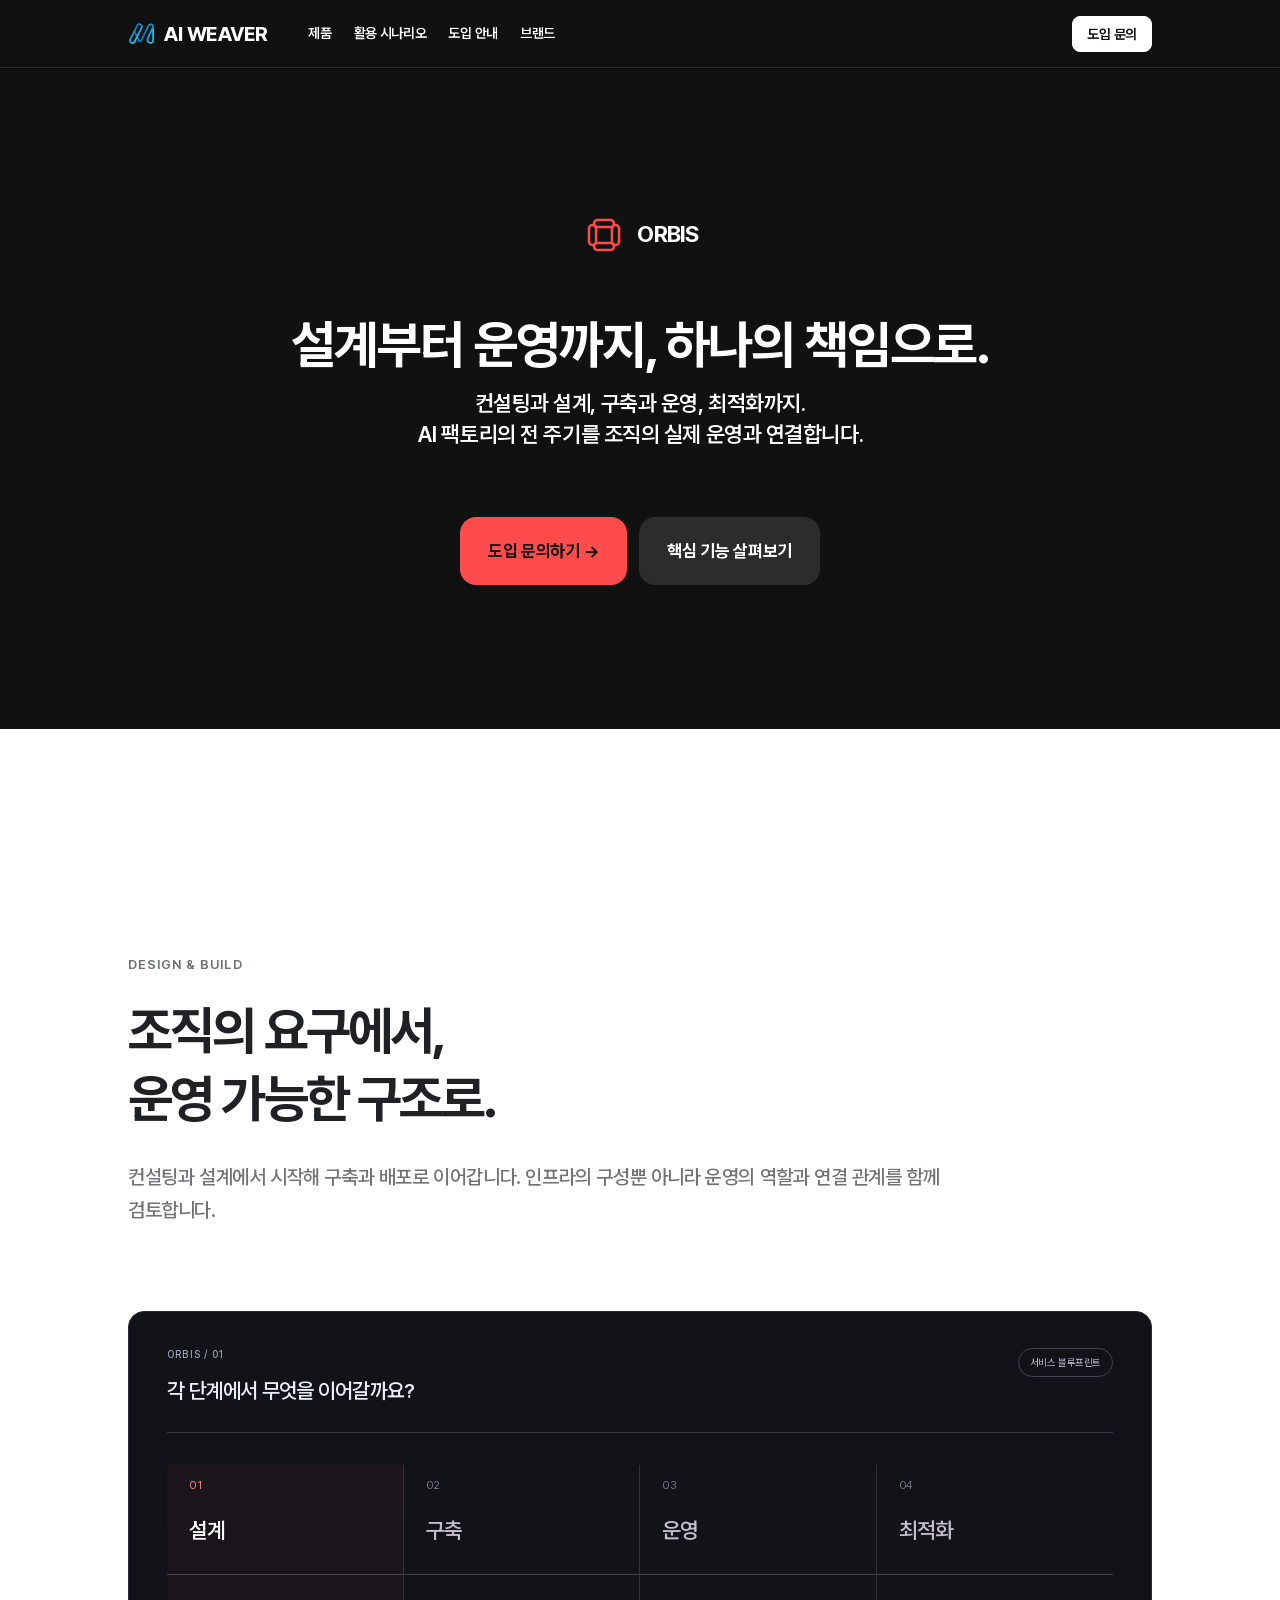
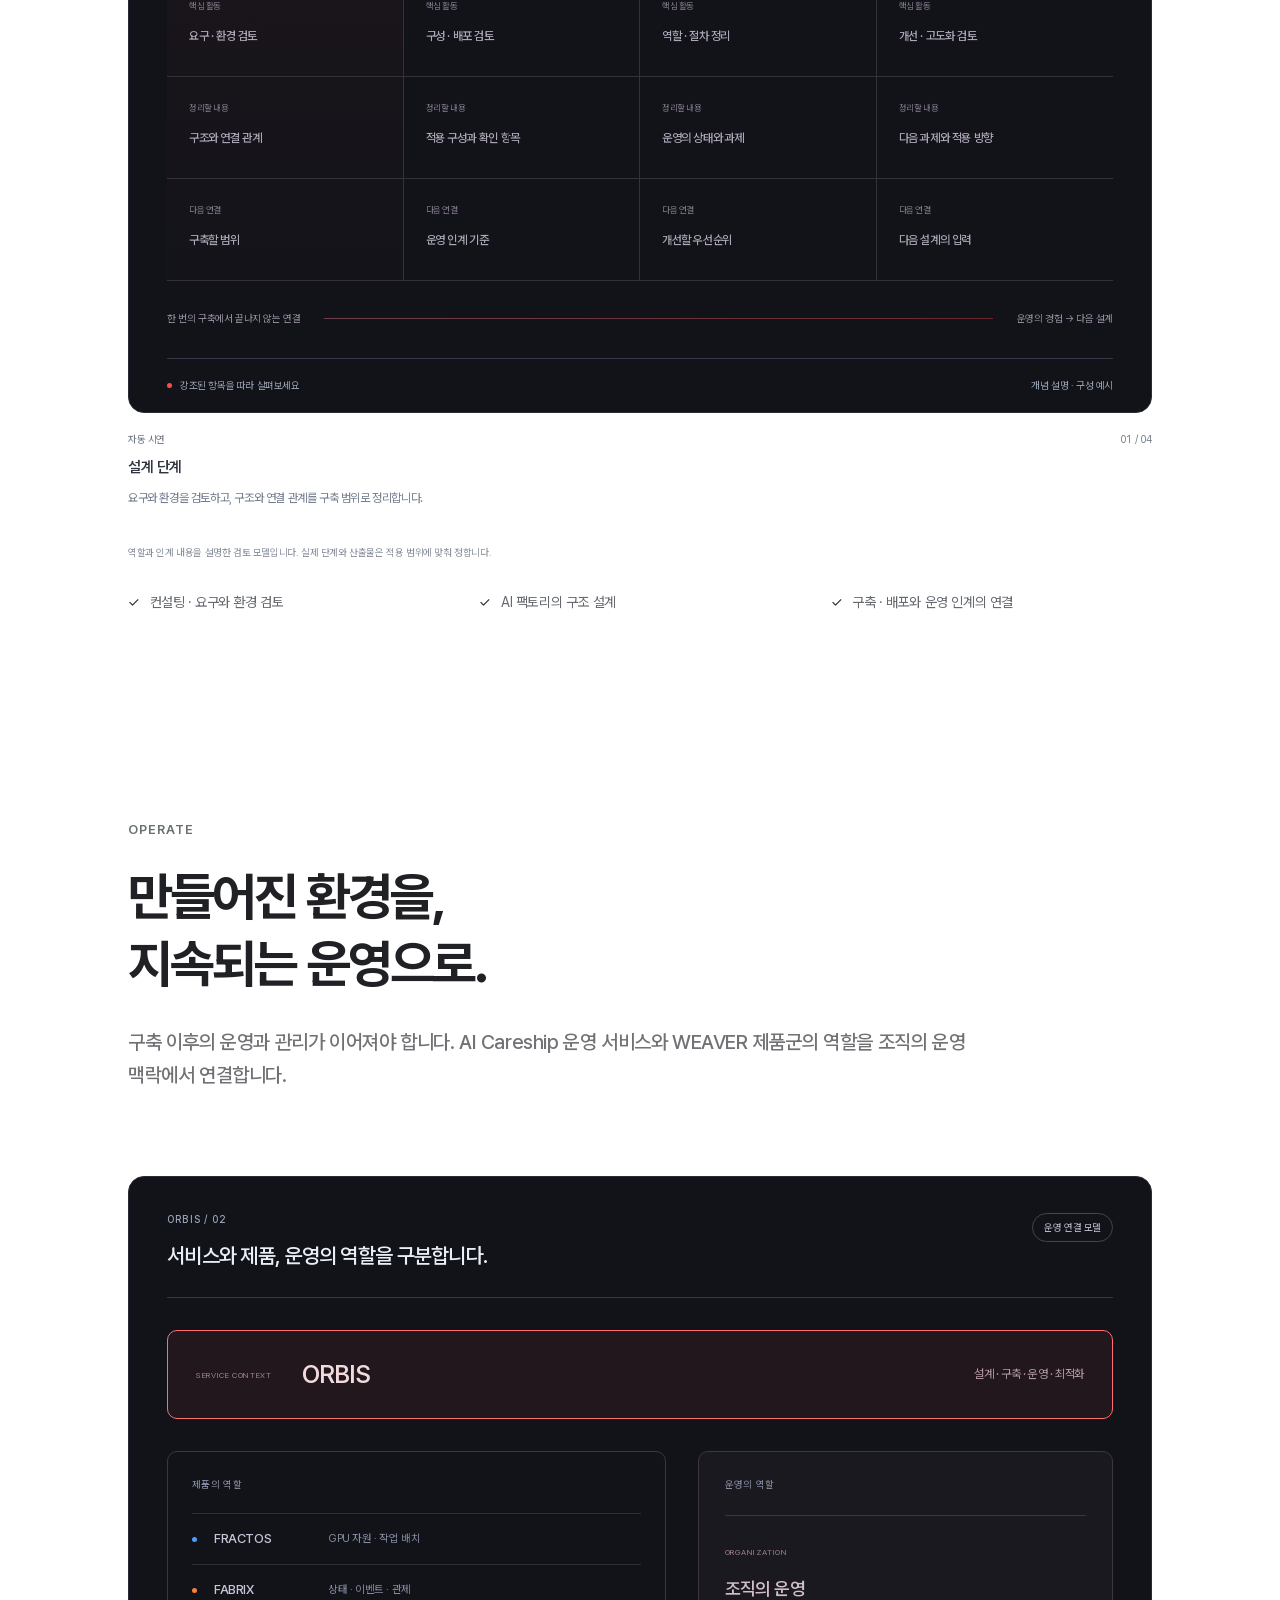
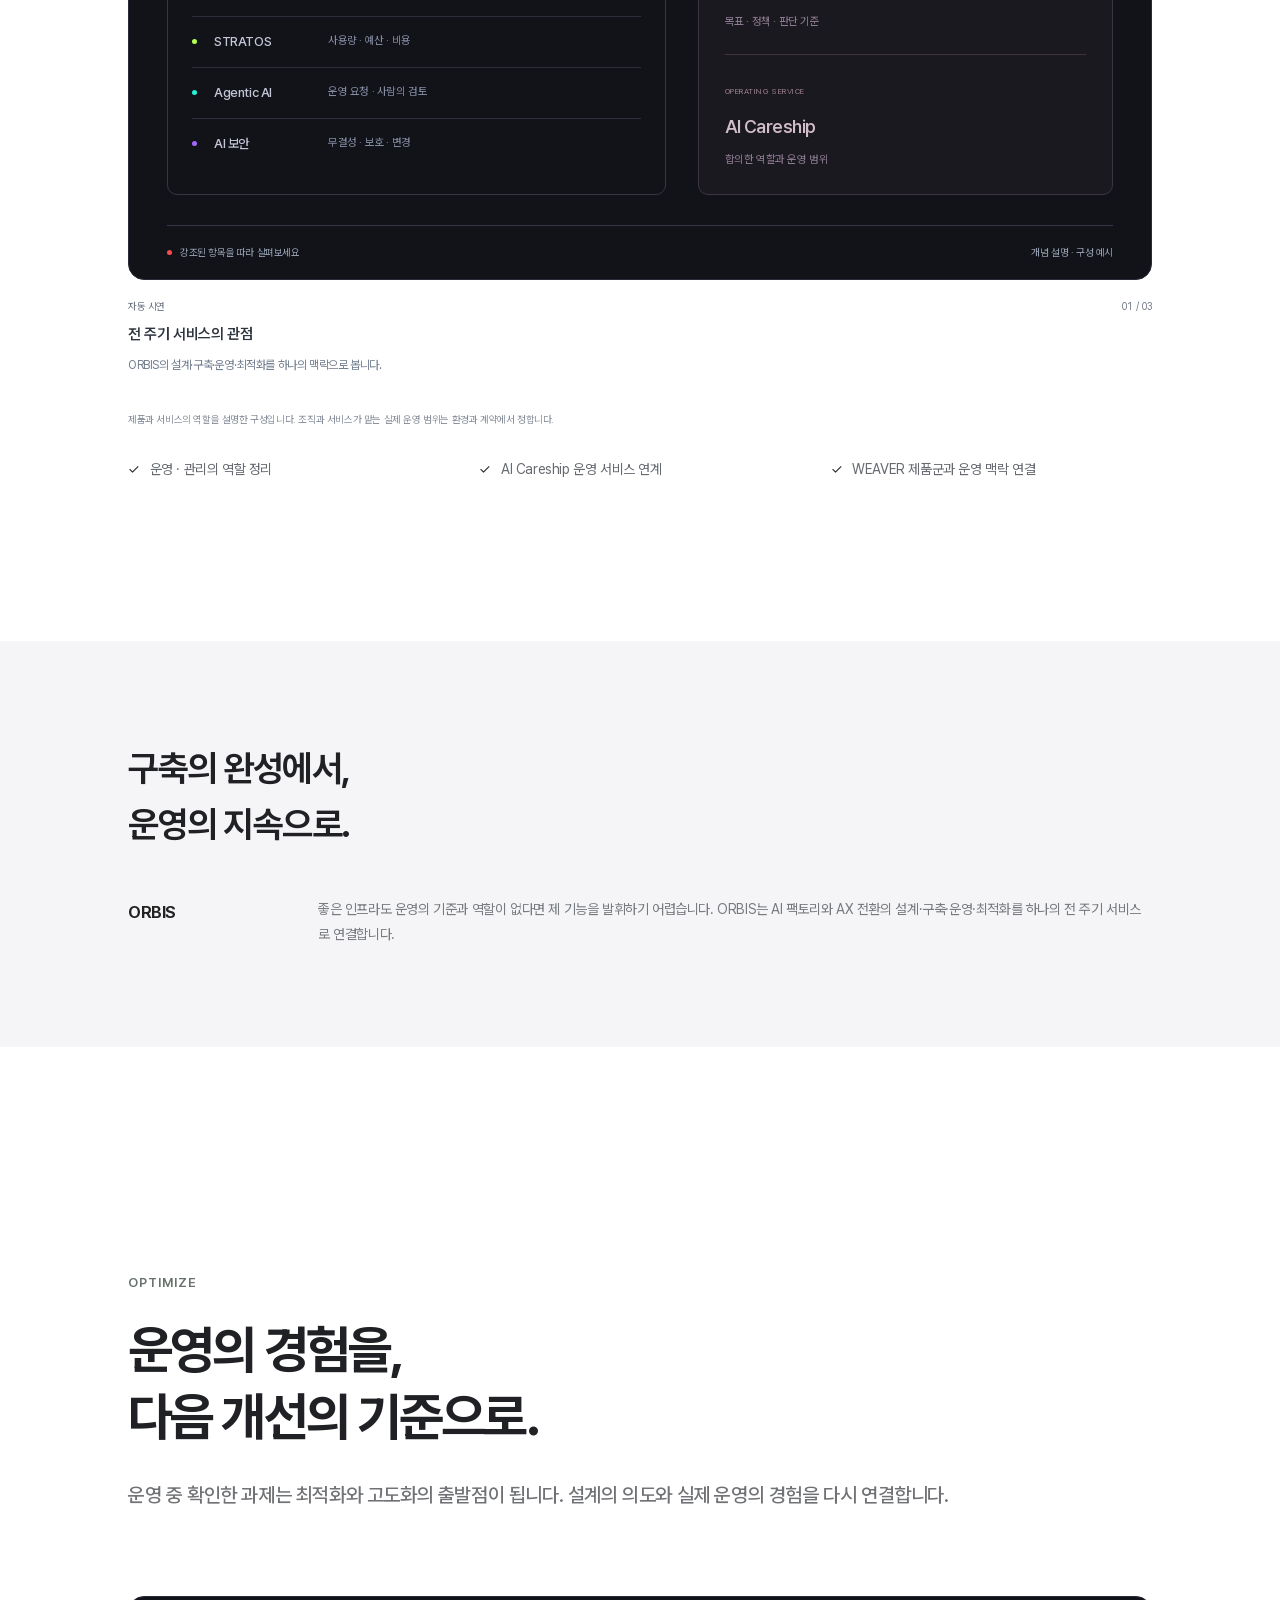
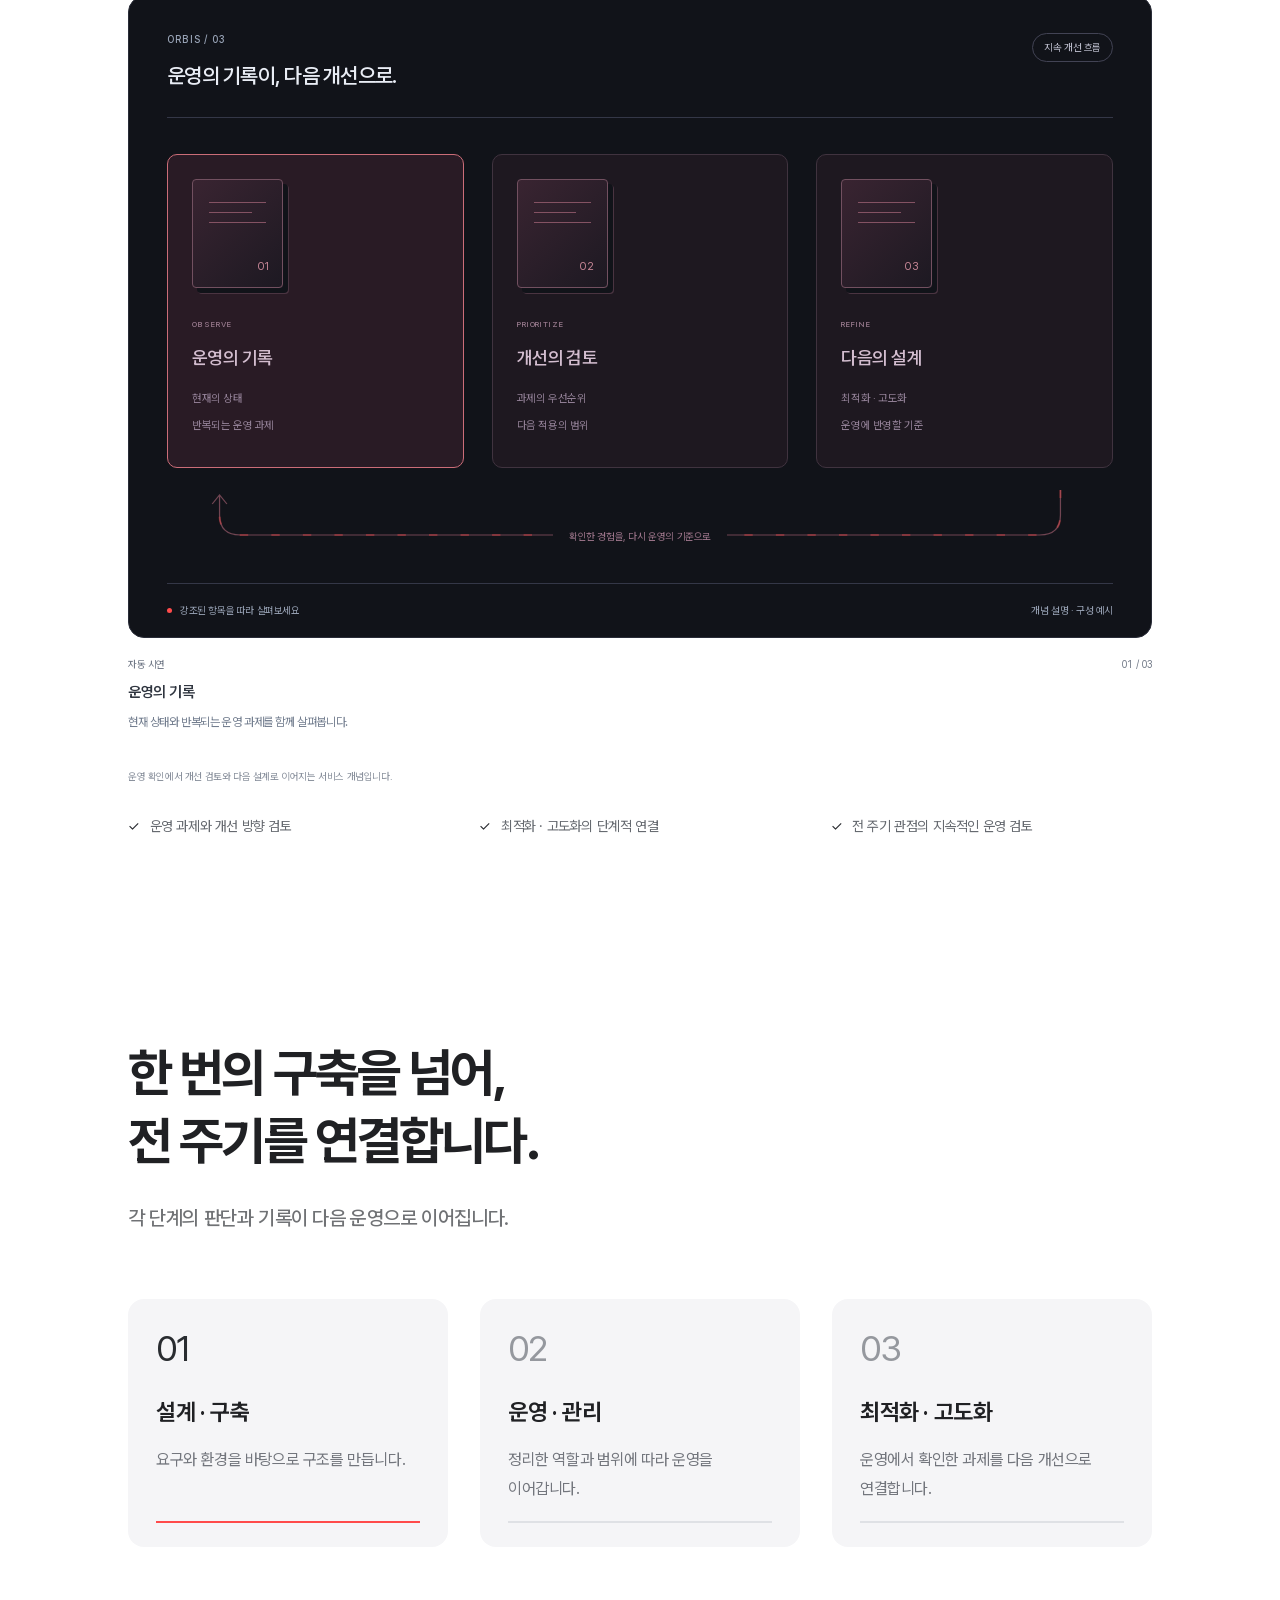
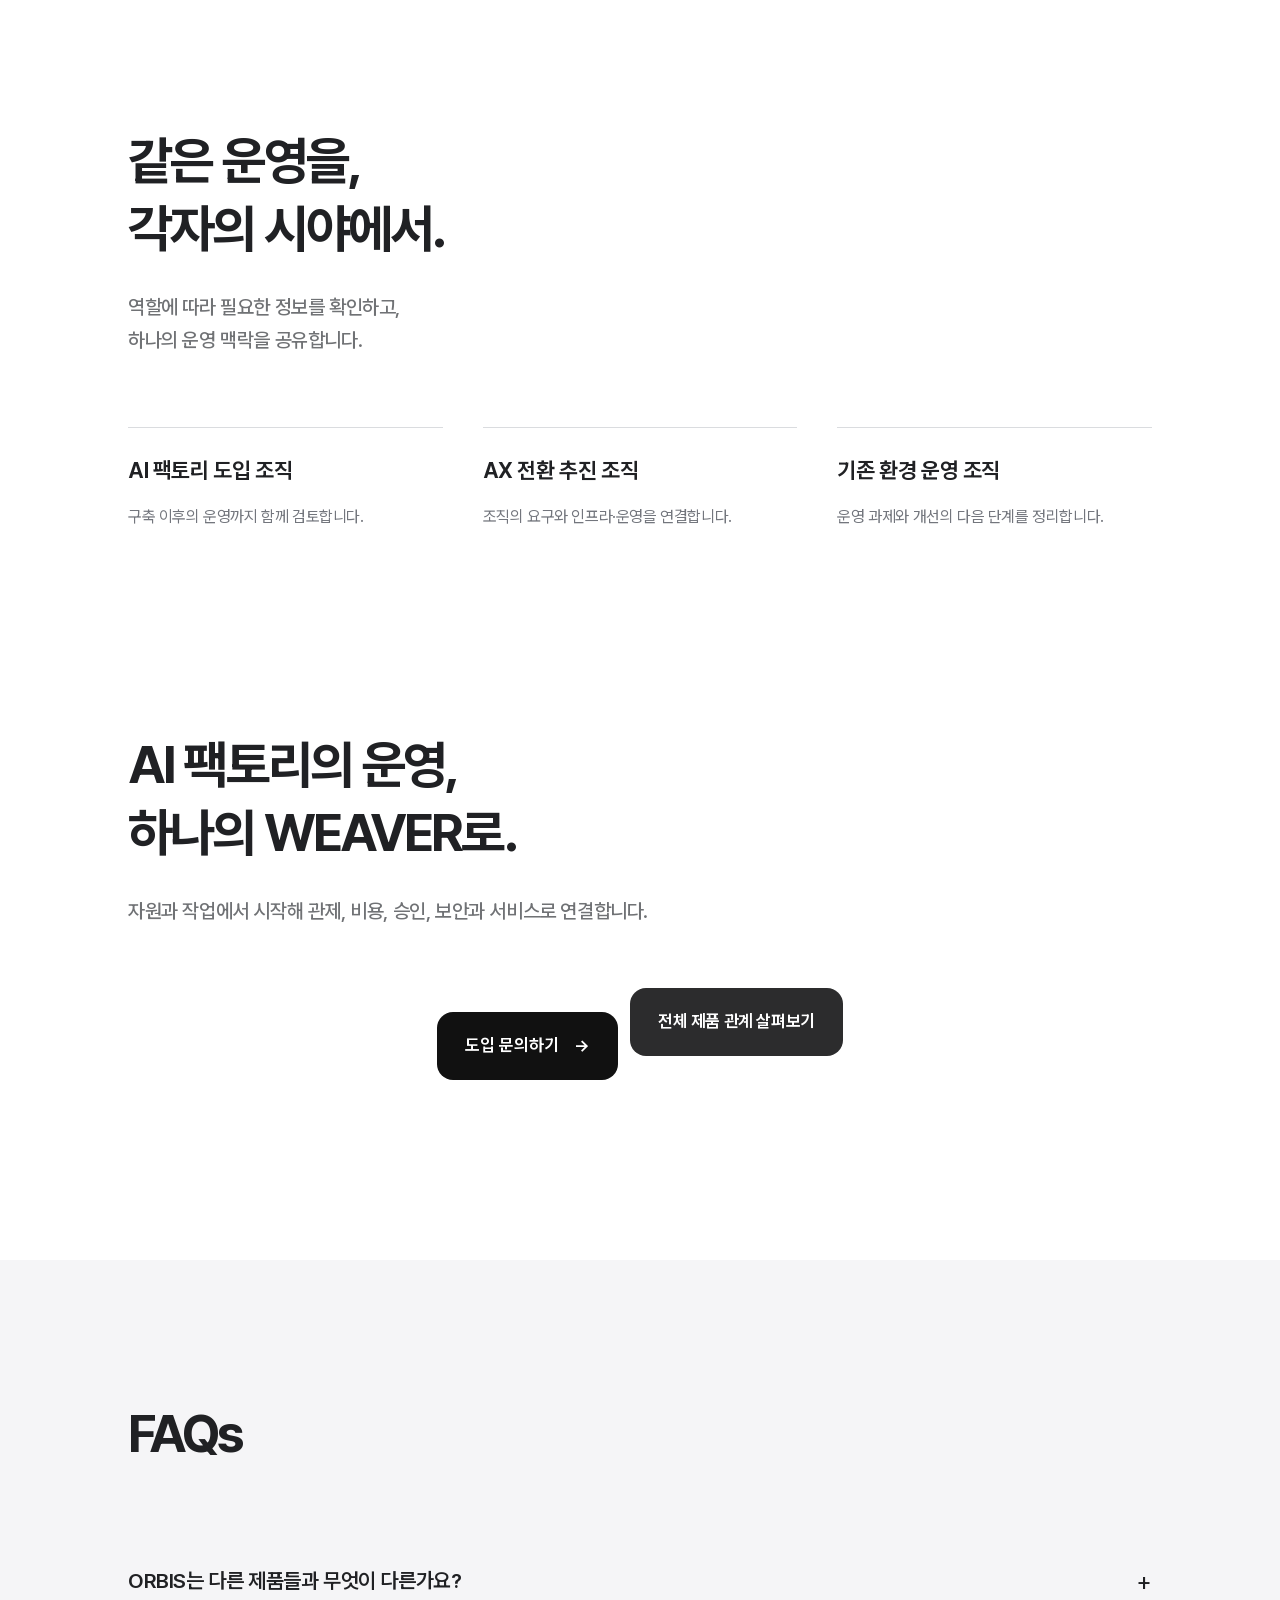
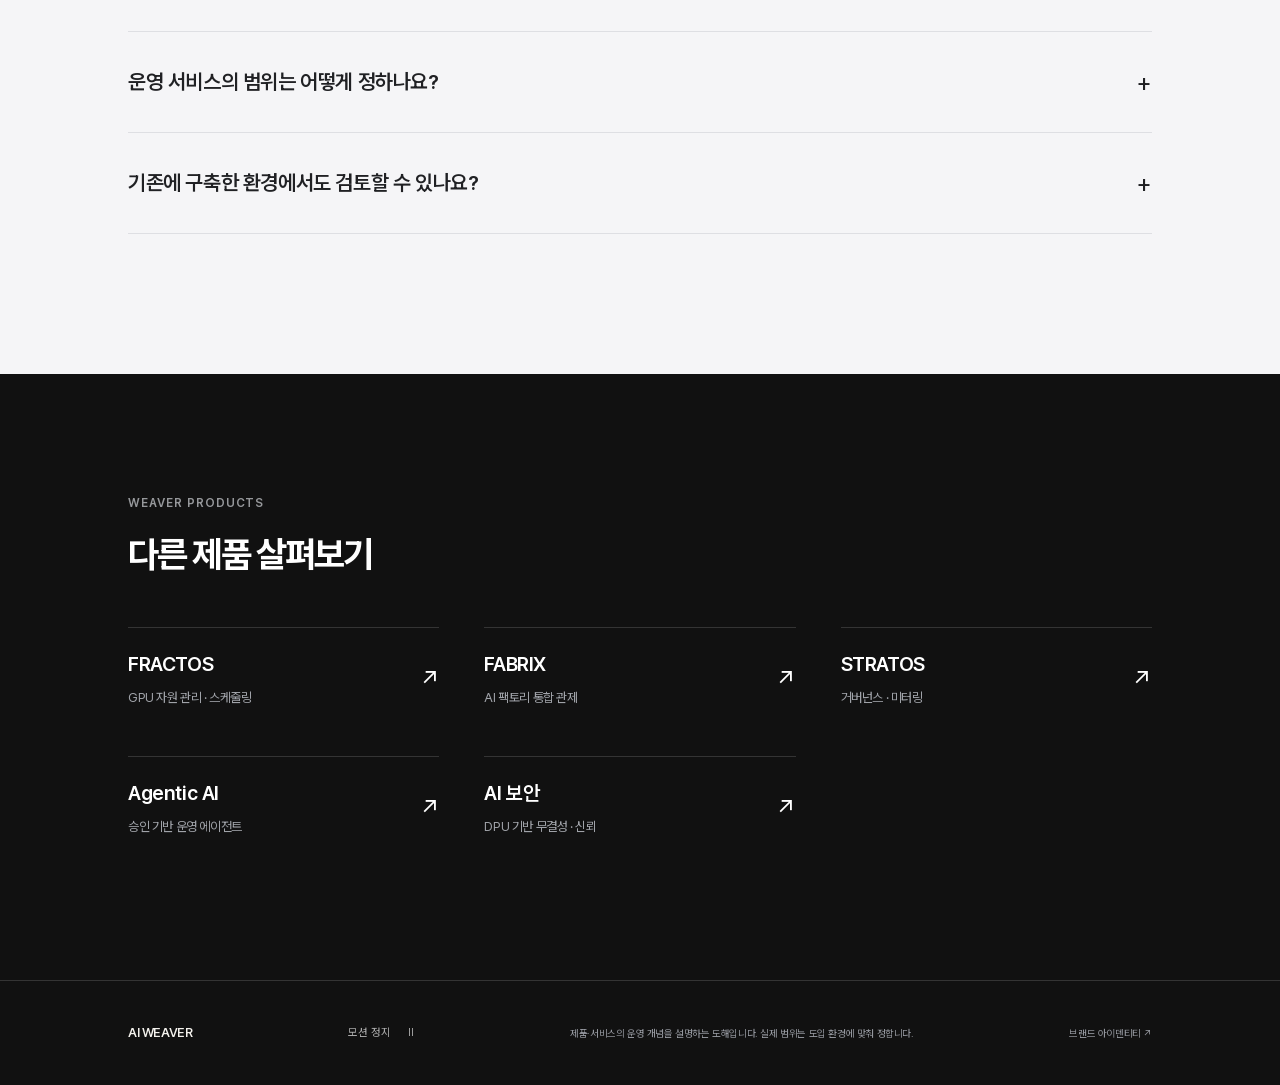
<file: product-orbis.html>
<!doctype html>
<!-- SPDX-FileCopyrightText: 2026 MUST AI WEAVER contributors
     SPDX-License-Identifier: Apache-2.0 --><html lang="ko"><head><meta charset="utf-8"><meta name="viewport" content="width=device-width,initial-scale=1"><meta name="theme-color" content="#111111"><title>ORBIS — AI 팩토리 · AX 전환 서비스 | AI WEAVER</title><meta name="description" content="컨설팅과 설계, 구축과 운영, 최적화까지. AI 팩토리의 전 주기를 조직의 실제 운영과 연결합니다."><link rel="stylesheet" href="weaver-products.css?v=orbis-mobile-20261109"><link rel="preload" href="weaver-pretendard.woff2" as="font" type="font/woff2" crossorigin><script src="weaver-anime.js" defer></script><script src="weaver-products.js?v=orbis-mobile-20261109" defer></script><link rel="stylesheet" href="weaver-inquiry.css?v=20261109"><script src="weaver-inquiry.js?v=20261109" defer></script></head><body class="product-page detail-layout product-orbis" style="--accent:#ff4b4b" data-product="orbis"><a class="skip-link" href="#overview">본문으로 건너뛰기</a><svg xmlns="http://www.w3.org/2000/svg" aria-hidden="true" focusable="false" width="0" height="0" style="position:absolute;overflow:hidden;pointer-events:none"><symbol id="weaver-mark-fractos" viewBox="0 0 100 100" fill="currentColor"><g transform="translate(50 50) rotate(26) scale(1.05)"><g class="loop-unit" data-loop-target="translate(-16 0) rotate(0) scale(1)" transform="translate(-16 0) rotate(0) scale(1)"><path d="M0 -33.619048a13.619048 13.619048 0 0 1 13.619048 13.619048v40a13.619048 13.619048 0 0 1 -27.238096 0v-40a13.619048 13.619048 0 0 1 13.619048 -13.619048ZM0 -28.380952a8.380952 8.380952 0 0 1 8.380952 8.380952v40a8.380952 8.380952 0 0 1 -16.761904 0v-40a8.380952 8.380952 0 0 1 8.380952 -8.380952Z" fill-rule="evenodd"/></g><g class="loop-unit" data-loop-target="translate(16 0) rotate(0) scale(1)" transform="translate(16 0) rotate(0) scale(1)"><path d="M0 -33.619048a13.619048 13.619048 0 0 1 13.619048 13.619048v40a13.619048 13.619048 0 0 1 -27.238096 0v-40a13.619048 13.619048 0 0 1 13.619048 -13.619048ZM0 -28.380952a8.380952 8.380952 0 0 1 8.380952 8.380952v40a8.380952 8.380952 0 0 1 -16.761904 0v-40a8.380952 8.380952 0 0 1 8.380952 -8.380952Z" fill-rule="evenodd"/></g></g></symbol><symbol id="weaver-mark-fabrix" viewBox="0 0 100 100" fill="currentColor"><g transform="translate(50 50) rotate(0) scale(1.38)"><g class="loop-unit" data-loop-target="translate(0 0) rotate(-45) scale(1)" transform="translate(0 0) rotate(-45) scale(1)"><path d="M0 -30.362319a10.362319 10.362319 0 0 1 10.362319 10.362319v40a10.362319 10.362319 0 0 1 -20.724638 0v-40a10.362319 10.362319 0 0 1 10.362319 -10.362319ZM0 -26.376812a6.376812 6.376812 0 0 1 6.376812 6.376812v40a6.376812 6.376812 0 0 1 -12.753624 0v-40a6.376812 6.376812 0 0 1 6.376812 -6.376812Z" fill-rule="evenodd"/></g><g class="loop-unit" data-loop-target="translate(0 0) rotate(45) scale(1)" transform="translate(0 0) rotate(45) scale(1)"><path d="M0 -30.362319a10.362319 10.362319 0 0 1 10.362319 10.362319v40a10.362319 10.362319 0 0 1 -20.724638 0v-40a10.362319 10.362319 0 0 1 10.362319 -10.362319ZM0 -26.376812a6.376812 6.376812 0 0 1 6.376812 6.376812v40a6.376812 6.376812 0 0 1 -12.753624 0v-40a6.376812 6.376812 0 0 1 6.376812 -6.376812Z" fill-rule="evenodd"/></g></g></symbol><symbol id="weaver-mark-stratos" viewBox="0 0 100 100" fill="currentColor"><g transform="translate(50 50) rotate(0) scale(1.03)"><g class="loop-unit" data-loop-target="translate(-12.856 4.679) rotate(-40) scale(1)" transform="translate(-12.856 4.679) rotate(-40) scale(1)"><path d="M0 -33.669903a13.669903 13.669903 0 0 1 13.669903 13.669903v40a13.669903 13.669903 0 0 1 -27.339806 0v-40a13.669903 13.669903 0 0 1 13.669903 -13.669903ZM0 -28.330097a8.330097 8.330097 0 0 1 8.330097 8.330097v40a8.330097 8.330097 0 0 1 -16.660194 0v-40a8.330097 8.330097 0 0 1 8.330097 -8.330097Z" fill-rule="evenodd"/></g><g class="loop-unit" data-loop-target="translate(0 0) rotate(0) scale(1)" transform="translate(0 0) rotate(0) scale(1)"><path d="M0 -33.669903a13.669903 13.669903 0 0 1 13.669903 13.669903v40a13.669903 13.669903 0 0 1 -27.339806 0v-40a13.669903 13.669903 0 0 1 13.669903 -13.669903ZM0 -28.330097a8.330097 8.330097 0 0 1 8.330097 8.330097v40a8.330097 8.330097 0 0 1 -16.660194 0v-40a8.330097 8.330097 0 0 1 8.330097 -8.330097Z" fill-rule="evenodd"/></g><g class="loop-unit" data-loop-target="translate(12.856 4.679) rotate(40) scale(1)" transform="translate(12.856 4.679) rotate(40) scale(1)"><path d="M0 -33.669903a13.669903 13.669903 0 0 1 13.669903 13.669903v40a13.669903 13.669903 0 0 1 -27.339806 0v-40a13.669903 13.669903 0 0 1 13.669903 -13.669903ZM0 -28.330097a8.330097 8.330097 0 0 1 8.330097 8.330097v40a8.330097 8.330097 0 0 1 -16.660194 0v-40a8.330097 8.330097 0 0 1 8.330097 -8.330097Z" fill-rule="evenodd"/></g></g></symbol><symbol id="weaver-mark-agentic" viewBox="0 0 100 100" fill="currentColor"><g transform="translate(50 50) rotate(0) scale(1.16)"><g class="loop-unit" data-loop-target="translate(10.392 0.34) rotate(-30) scale(1)" transform="translate(10.392 0.34) rotate(-30) scale(1)"><path d="M0 -33.37069a13.37069 13.37069 0 0 1 13.37069 13.37069v40a13.37069 13.37069 0 0 1 -26.74138 0v-40a13.37069 13.37069 0 0 1 13.37069 -13.37069ZM0 -28.62931a8.62931 8.62931 0 0 1 8.62931 8.62931v40a8.62931 8.62931 0 0 1 -17.25862 0v-40a8.62931 8.62931 0 0 1 8.62931 -8.62931Z" fill-rule="evenodd"/></g><g class="loop-unit" data-loop-target="translate(-10.392 0.34) rotate(30) scale(1)" transform="translate(-10.392 0.34) rotate(30) scale(1)"><path d="M0 -33.37069a13.37069 13.37069 0 0 1 13.37069 13.37069v40a13.37069 13.37069 0 0 1 -26.74138 0v-40a13.37069 13.37069 0 0 1 13.37069 -13.37069ZM0 -28.62931a8.62931 8.62931 0 0 1 8.62931 8.62931v40a8.62931 8.62931 0 0 1 -17.25862 0v-40a8.62931 8.62931 0 0 1 8.62931 -8.62931Z" fill-rule="evenodd"/></g></g></symbol><symbol id="weaver-mark-security" viewBox="0 0 100 100" fill="currentColor"><g transform="translate(50 50) rotate(26) scale(1.26)"><g class="loop-unit" data-loop-target="translate(0 0) rotate(0) scale(1)" transform="translate(0 0) rotate(0) scale(1)"><path d="M0 -33.18254a13.18254 13.18254 0 0 1 13.18254 13.18254v40a13.18254 13.18254 0 0 1 -26.36508 0v-40a13.18254 13.18254 0 0 1 13.18254 -13.18254ZM0 -28.81746a8.81746 8.81746 0 0 1 8.81746 8.81746v40a8.81746 8.81746 0 0 1 -17.63492 0v-40a8.81746 8.81746 0 0 1 8.81746 -8.81746Z" fill-rule="evenodd"/></g><g class="loop-unit" data-loop-target="translate(0 0) rotate(0) scale(0.4)" transform="translate(0 0) rotate(0) scale(0.4)"><path d="M0 -36.456349a16.456349 16.456349 0 0 1 16.456349 16.456349v40a16.456349 16.456349 0 0 1 -32.912698 0v-40a16.456349 16.456349 0 0 1 16.456349 -16.456349ZM0 -25.543651a5.543651 5.543651 0 0 1 5.543651 5.543651v40a5.543651 5.543651 0 0 1 -11.087302 0v-40a5.543651 5.543651 0 0 1 5.543651 -5.543651Z" fill-rule="evenodd"/></g></g></symbol><symbol id="weaver-mark-orbis" viewBox="0 0 100 100" fill="currentColor"><g class="loop-unit" transform="translate(50 25) rotate(90)"><path d="M0 -24.45a10.45 10.45 0 0 1 10.45 10.45v28a10.45 10.45 0 0 1 -20.9 0v-28a10.45 10.45 0 0 1 10.45 -10.45ZM0 -18.95a4.95 4.95 0 0 1 4.95 4.95v28a4.95 4.95 0 0 1 -9.9 0v-28a4.95 4.95 0 0 1 4.95 -4.95Z" fill-rule="evenodd"/></g><g class="loop-unit" transform="translate(75 50) rotate(0)"><path d="M0 -24.45a10.45 10.45 0 0 1 10.45 10.45v28a10.45 10.45 0 0 1 -20.9 0v-28a10.45 10.45 0 0 1 10.45 -10.45ZM0 -18.95a4.95 4.95 0 0 1 4.95 4.95v28a4.95 4.95 0 0 1 -9.9 0v-28a4.95 4.95 0 0 1 4.95 -4.95Z" fill-rule="evenodd"/></g><g class="loop-unit" transform="translate(50 75) rotate(90)"><path d="M0 -24.45a10.45 10.45 0 0 1 10.45 10.45v28a10.45 10.45 0 0 1 -20.9 0v-28a10.45 10.45 0 0 1 10.45 -10.45ZM0 -18.95a4.95 4.95 0 0 1 4.95 4.95v28a4.95 4.95 0 0 1 -9.9 0v-28a4.95 4.95 0 0 1 4.95 -4.95Z" fill-rule="evenodd"/></g><g class="loop-unit" transform="translate(25 50) rotate(0)"><path d="M0 -24.45a10.45 10.45 0 0 1 10.45 10.45v28a10.45 10.45 0 0 1 -20.9 0v-28a10.45 10.45 0 0 1 10.45 -10.45ZM0 -18.95a4.95 4.95 0 0 1 4.95 4.95v28a4.95 4.95 0 0 1 -9.9 0v-28a4.95 4.95 0 0 1 4.95 -4.95Z" fill-rule="evenodd"/></g></symbol></svg><header class="product-header weaver-gnb" data-weaver-gnb>
 <div class="weaver-gnb-bar"><a class="weaver-gnb-logo" href="./?v=4c7e13344c" aria-label="AI WEAVER 홈"><img src="weaver-logo.svg" alt=""><span>AI WEAVER</span></a>
 <nav class="weaver-gnb-triggers" aria-label="주 메뉴"><button type="button" class="weaver-gnb-toggle" aria-expanded="false" aria-controls="weaver-product-menu" aria-label="제품 메뉴 열기"><span>제품</span><svg viewBox="0 0 24 24" aria-hidden="true"><path d="M5 7h14M5 12h14M5 17h14"/></svg></button><a class="weaver-gnb-scenarios" href="scenarios.html?v=4c7e13344c">활용 시나리오</a><a class="weaver-gnb-adoption" href="adoption.html?v=4c7e13344c">도입 안내</a><a class="weaver-gnb-brand" href="brand.html?v=4c7e13344c">브랜드</a></nav><button type="button" class="weaver-gnb-inquiry" data-inquiry>도입 문의</button></div>
 <button class="weaver-gnb-backdrop" aria-label="제품 메뉴 닫기" tabindex="-1" hidden></button>
 <div class="weaver-gnb-panel" id="weaver-product-menu" hidden><div class="weaver-gnb-content"><div class="weaver-gnb-mobile-explore"><a href="scenarios.html?v=4c7e13344c">활용 시나리오 <span aria-hidden="true">↗</span></a><a href="adoption.html?v=4c7e13344c">도입 안내 <span aria-hidden="true">↗</span></a></div><div class="weaver-gnb-primary"><h3>Products</h3><a href="product-fractos.html?v=4c7e13344c"><span>GPU 자원 관리</span></a><a href="product-fabrix.html?v=4c7e13344c"><span>인프라 통합 관제</span></a><a href="product-stratos.html?v=4c7e13344c"><span>사용량·비용 관리</span></a><a href="product-agentic.html?v=4c7e13344c"><span>운영 요청·승인</span></a><a href="product-security.html?v=4c7e13344c"><span>인프라 보안</span></a><a href="product-orbis.html?v=4c7e13344c" aria-current="page"><span>AI 팩토리 구축</span></a></div><div class="weaver-gnb-groups"><section class="weaver-gnb-group" aria-labelledby="gnb-fractos"><h3 id="gnb-fractos">FRACTOS</h3><a href="product-fractos.html?v=4c7e13344c#feature-1">GPU 할당·회수</a><a href="product-fractos.html?v=4c7e13344c#feature-2">작업·대기열 관리</a><a href="product-fractos.html?v=4c7e13344c#feature-3">프로젝트 자원 보장</a></section><section class="weaver-gnb-group" aria-labelledby="gnb-fabrix"><h3 id="gnb-fabrix">FABRIX</h3><a href="product-fabrix.html?v=4c7e13344c#feature-1">클러스터 상태 보기</a><a href="product-fabrix.html?v=4c7e13344c#feature-2">문제·조치 연결</a><a href="product-fabrix.html?v=4c7e13344c#feature-3">운영 대상 탐색</a></section><section class="weaver-gnb-group" aria-labelledby="gnb-stratos"><h3 id="gnb-stratos">STRATOS</h3><a href="product-stratos.html?v=4c7e13344c#feature-1">GPU 사용량·비용</a><a href="product-stratos.html?v=4c7e13344c#feature-2">프로젝트 예산</a><a href="product-stratos.html?v=4c7e13344c#feature-3">GPU별 단가 설정</a></section><section class="weaver-gnb-group" aria-labelledby="gnb-agentic"><h3 id="gnb-agentic">Agentic AI</h3><a href="product-agentic.html?v=4c7e13344c#feature-1">요청과 작업 제안</a><a href="product-agentic.html?v=4c7e13344c#feature-2">검토·승인 흐름</a><a href="product-agentic.html?v=4c7e13344c#feature-3">역할·실행 범위</a></section><section class="weaver-gnb-group" aria-labelledby="gnb-security"><h3 id="gnb-security">AI 보안</h3><a href="product-security.html?v=4c7e13344c#feature-1">DPU 무결성 확인</a><a href="product-security.html?v=4c7e13344c#feature-2">대상별 보호 상태</a><a href="product-security.html?v=4c7e13344c#feature-3">변경·승인 기록</a></section><section class="weaver-gnb-group" aria-labelledby="gnb-orbis"><h3 id="gnb-orbis">ORBIS</h3><a href="product-orbis.html?v=4c7e13344c#feature-1">요구 분석·설계</a><a href="product-orbis.html?v=4c7e13344c#feature-2">구축 이후 운영</a><a href="product-orbis.html?v=4c7e13344c#feature-3">운영 개선·AX 전환</a></section></div><a class="weaver-gnb-mobile-brand" href="brand.html?v=4c7e13344c">WEAVER 브랜드 <span aria-hidden="true">↗</span></a></div></div>
 </header><main>
<section class="detail-hero reference-hero" id="overview" aria-labelledby="product-title"><div class="reference-header-space" aria-hidden="true"></div><div class="reference-hero-content"><div class="reference-lockup"><span class="reference-symbol" aria-hidden="true"><svg class="hero-symbol" viewBox="0 0 100 100" aria-hidden="true" ><use href="#weaver-mark-orbis"/></svg></span><span class="reference-product-name">ORBIS</span></div><div class="reference-hero-message"><h1 id="product-title">설계부터 운영까지, 하나의 책임으로.</h1><p class="reference-hero-description">컨설팅과 설계, 구축과 운영, 최적화까지.<br>AI 팩토리의 전 주기를 조직의 실제 운영과 연결합니다.</p></div><div class="detail-actions reference-hero-actions"><button type="button" class="detail-primary" data-inquiry>도입 문의하기 <span aria-hidden="true">→</span></button><a class="detail-secondary" href="#feature-1">핵심 기능 살펴보기</a></div></div></section>
<section class="detail-feature" aria-labelledby="feature-title-1"><div class="detail-container"><div class="feature-copy" id="feature-1"><p class="detail-kicker">DESIGN &amp; BUILD</p><h2 id="feature-title-1">조직의 요구에서,<br>운영 가능한 구조로.</h2><p class="detail-description">컨설팅과 설계에서 시작해 구축과 배포로 이어갑니다. 인프라의 구성뿐 아니라 운영의 역할과 연결 관계를 함께 검토합니다.</p></div><figure class="detail-figure concept-exhibit cp-orbis-0" data-mobile-steps data-native-exhibit data-concept-exhibit="orbis-0" data-motion-visual data-demo="orbis" data-motion-duration="4600" aria-label="각 단계에서 무엇을 이어갈까요? — 서비스 블루프린트"><div class="cp-surface"><div class="cp-top"><div><span class="cp-kicker">ORBIS / 01</span><h3>각 단계에서 무엇을 이어갈까요?</h3></div><span class="cp-kind">서비스 블루프린트</span></div><div class="cp-mobile-steps" role="tablist" aria-label="전 주기 단계"><button type="button" id="orbis-0-panel-0-tab" role="tab" aria-controls="orbis-0-panel-0" aria-selected="true" tabindex="0" data-select-step="0"><span aria-hidden="true">01</span><b>설계</b></button><button type="button" id="orbis-0-panel-1-tab" role="tab" aria-controls="orbis-0-panel-1" aria-selected="false" tabindex="-1" data-select-step="1"><span aria-hidden="true">02</span><b>구축</b></button><button type="button" id="orbis-0-panel-2-tab" role="tab" aria-controls="orbis-0-panel-2" aria-selected="false" tabindex="-1" data-select-step="2"><span aria-hidden="true">03</span><b>운영</b></button><button type="button" id="orbis-0-panel-3-tab" role="tab" aria-controls="orbis-0-panel-3" aria-selected="false" tabindex="-1" data-select-step="3"><span aria-hidden="true">04</span><b>최적화</b></button></div><div class="cp-blueprint"><article id="orbis-0-panel-0" data-step="0" data-focus-label="설계 단계" data-focus-copy="요구와 환경을 검토하고, 구조와 연결 관계를 구축 범위로 정리합니다."><div class="cp-blueprint-title"><span>01</span><h4>설계</h4></div><div class="cp-blueprint-cell"><small>핵심 활동</small><b>요구 · 환경 검토</b></div><div class="cp-blueprint-cell"><small>정리할 내용</small><b>구조와 연결 관계</b></div><div class="cp-blueprint-cell"><small>다음 연결</small><b>구축할 범위</b></div></article><article id="orbis-0-panel-1" data-step="1" data-focus-label="구축 단계" data-focus-copy="적용 구성과 확인 항목을 바탕으로 운영 인계 기준을 정리합니다."><div class="cp-blueprint-title"><span>02</span><h4>구축</h4></div><div class="cp-blueprint-cell"><small>핵심 활동</small><b>구성 · 배포 검토</b></div><div class="cp-blueprint-cell"><small>정리할 내용</small><b>적용 구성과 확인 항목</b></div><div class="cp-blueprint-cell"><small>다음 연결</small><b>운영 인계 기준</b></div></article><article id="orbis-0-panel-2" data-step="2" data-focus-label="운영 단계" data-focus-copy="운영의 상태와 과제를 살펴보고, 개선할 우선순위를 정리합니다."><div class="cp-blueprint-title"><span>03</span><h4>운영</h4></div><div class="cp-blueprint-cell"><small>핵심 활동</small><b>역할 · 절차 정리</b></div><div class="cp-blueprint-cell"><small>정리할 내용</small><b>운영의 상태와 과제</b></div><div class="cp-blueprint-cell"><small>다음 연결</small><b>개선할 우선순위</b></div></article><article id="orbis-0-panel-3" data-step="3" data-focus-label="최적화 단계" data-focus-copy="다음 과제와 적용 방향을 검토해 다음 설계의 입력으로 연결합니다."><div class="cp-blueprint-title"><span>04</span><h4>최적화</h4></div><div class="cp-blueprint-cell"><small>핵심 활동</small><b>개선 · 고도화 검토</b></div><div class="cp-blueprint-cell"><small>정리할 내용</small><b>다음 과제와 적용 방향</b></div><div class="cp-blueprint-cell"><small>다음 연결</small><b>다음 설계의 입력</b></div></article></div><div class="cp-continuity"><span>한 번의 구축에서 끝나지 않는 연결</span><i aria-hidden="true"></i><span>운영의 경험 → 다음 설계</span></div><div class="cp-bottom"><span><i aria-hidden="true"></i><span class="cp-desktop-hint">강조된 항목을 따라 살펴보세요</span><span class="cp-mobile-hint">단계를 선택해 살펴보세요</span></span><span>개념 설명 · 구성 예시</span></div></div><figcaption class="cp-caption"><div><span data-caption-mode>자동 시연</span><span data-caption-step>01 / 03</span></div><strong data-caption-title>운영 흐름 살펴보기</strong><p data-caption-copy>강조된 항목을 기준으로 살펴봅니다.</p><small>역할과 인계 내용을 설명한 검토 모델입니다. 실제 단계와 산출물은 적용 범위에 맞춰 정합니다.</small></figcaption></figure><ul class="detail-points"><li><span aria-hidden="true">✓</span>컨설팅 · 요구와 환경 검토</li><li><span aria-hidden="true">✓</span>AI 팩토리의 구조 설계</li><li><span aria-hidden="true">✓</span>구축 · 배포와 운영 인계의 연결</li></ul></div></section><section class="detail-feature" aria-labelledby="feature-title-2"><div class="detail-container"><div class="feature-copy" id="feature-2"><p class="detail-kicker">OPERATE</p><h2 id="feature-title-2">만들어진 환경을,<br>지속되는 운영으로.</h2><p class="detail-description">구축 이후의 운영과 관리가 이어져야 합니다. AI Careship 운영 서비스와 WEAVER 제품군의 역할을 조직의 운영 맥락에서 연결합니다.</p></div><figure class="detail-figure concept-exhibit cp-orbis-1" data-mobile-steps data-native-exhibit data-concept-exhibit="orbis-1" data-motion-visual data-demo="orbis" data-motion-duration="4600" aria-label="서비스와 제품, 운영의 역할을 구분합니다. — 운영 연결 모델"><div class="cp-surface"><div class="cp-top"><div><span class="cp-kicker">ORBIS / 02</span><h3>서비스와 제품, 운영의 역할을 구분합니다.</h3></div><span class="cp-kind">운영 연결 모델</span></div><div class="cp-mobile-steps" role="tablist" aria-label="운영 역할"><button type="button" id="orbis-1-panel-0-tab" role="tab" aria-controls="orbis-1-panel-0" aria-selected="true" tabindex="0" data-select-step="0"><span aria-hidden="true">01</span><b>서비스</b></button><button type="button" id="orbis-1-panel-1-tab" role="tab" aria-controls="orbis-1-panel-1" aria-selected="false" tabindex="-1" data-select-step="1"><span aria-hidden="true">02</span><b>제품</b></button><button type="button" id="orbis-1-panel-2-tab" role="tab" aria-controls="orbis-1-panel-2" aria-selected="false" tabindex="-1" data-select-step="2"><span aria-hidden="true">03</span><b>운영</b></button></div><div class="cp-role-deck"><div class="cp-service-plane" id="orbis-1-panel-0" data-step="0" data-focus-label="전 주기 서비스의 관점" data-focus-copy="ORBIS의 설계·구축·운영·최적화를 하나의 맥락으로 봅니다."><div><span>SERVICE CONTEXT</span><strong>ORBIS</strong></div><p>설계 · 구축 · 운영 · 최적화</p></div><div class="cp-role-layout"><section class="cp-product-roles" id="orbis-1-panel-1" data-step="1" data-focus-label="제품별 운영 역할" data-focus-copy="각 제품이 담당하는 운영 영역을 나누어 확인합니다."><span class="cp-section-label">제품의 역할</span><div><i style="--role-color:#4d9cff" aria-hidden="true"></i><b>FRACTOS</b><span>GPU 자원 · 작업 배치</span></div><div><i style="--role-color:#ff7d36" aria-hidden="true"></i><b>FABRIX</b><span>상태 · 이벤트 · 관제</span></div><div><i style="--role-color:#b7ff54" aria-hidden="true"></i><b>STRATOS</b><span>사용량 · 예산 · 비용</span></div><div><i style="--role-color:#26f2d5" aria-hidden="true"></i><b>Agentic AI</b><span>운영 요청 · 사람의 검토</span></div><div><i style="--role-color:#a369ff" aria-hidden="true"></i><b>AI 보안</b><span>무결성 · 보호 · 변경</span></div></section><section class="cp-operating-roles" id="orbis-1-panel-2" data-step="2" data-focus-label="조직과 운영 서비스의 연결" data-focus-copy="조직이 맡을 역할과 서비스로 연결할 범위를 함께 정리합니다."><span class="cp-section-label">운영의 역할</span><div><small>ORGANIZATION</small><h4>조직의 운영</h4><p>목표 · 정책 · 판단 기준</p></div><div><small>OPERATING SERVICE</small><h4>AI Careship</h4><p>합의한 역할과 운영 범위</p></div></section></div></div><div class="cp-bottom"><span><i aria-hidden="true"></i><span class="cp-desktop-hint">강조된 항목을 따라 살펴보세요</span><span class="cp-mobile-hint">단계를 선택해 살펴보세요</span></span><span>개념 설명 · 구성 예시</span></div></div><figcaption class="cp-caption"><div><span data-caption-mode>자동 시연</span><span data-caption-step>01 / 03</span></div><strong data-caption-title>운영 흐름 살펴보기</strong><p data-caption-copy>강조된 항목을 기준으로 살펴봅니다.</p><small>제품과 서비스의 역할을 설명한 구성입니다. 조직과 서비스가 맡는 실제 운영 범위는 환경과 계약에서 정합니다.</small></figcaption></figure><ul class="detail-points"><li><span aria-hidden="true">✓</span>운영 · 관리의 역할 정리</li><li><span aria-hidden="true">✓</span>AI Careship 운영 서비스 연계</li><li><span aria-hidden="true">✓</span>WEAVER 제품군과 운영 맥락 연결</li></ul></div></section><section class="detail-statement"><div class="detail-container"><p>구축의 완성에서,<br>운영의 지속으로.</p><div><span>ORBIS</span><span>좋은 인프라도 운영의 기준과 역할이 없다면 제 기능을 발휘하기 어렵습니다. ORBIS는 AI 팩토리와 AX 전환의 설계·구축·운영·최적화를 하나의 전 주기 서비스로 연결합니다.</span></div></div></section><section class="detail-feature" aria-labelledby="feature-title-3"><div class="detail-container"><div class="feature-copy" id="feature-3"><p class="detail-kicker">OPTIMIZE</p><h2 id="feature-title-3">운영의 경험을,<br>다음 개선의 기준으로.</h2><p class="detail-description">운영 중 확인한 과제는 최적화와 고도화의 출발점이 됩니다. 설계의 의도와 실제 운영의 경험을 다시 연결합니다.</p></div><figure class="detail-figure concept-exhibit cp-orbis-2" data-mobile-steps data-native-exhibit data-concept-exhibit="orbis-2" data-motion-visual data-demo="orbis" data-motion-duration="4600" aria-label="운영의 기록이, 다음 개선으로. — 지속 개선 흐름"><div class="cp-surface"><div class="cp-top"><div><span class="cp-kicker">ORBIS / 03</span><h3>운영의 기록이, 다음 개선으로.</h3></div><span class="cp-kind">지속 개선 흐름</span></div><div class="cp-mobile-steps" role="tablist" aria-label="지속 개선 단계"><button type="button" id="orbis-2-panel-0-tab" role="tab" aria-controls="orbis-2-panel-0" aria-selected="true" tabindex="0" data-select-step="0"><span aria-hidden="true">01</span><b>운영 기록</b></button><button type="button" id="orbis-2-panel-1-tab" role="tab" aria-controls="orbis-2-panel-1" aria-selected="false" tabindex="-1" data-select-step="1"><span aria-hidden="true">02</span><b>개선 검토</b></button><button type="button" id="orbis-2-panel-2-tab" role="tab" aria-controls="orbis-2-panel-2" aria-selected="false" tabindex="-1" data-select-step="2"><span aria-hidden="true">03</span><b>다음 설계</b></button></div><div class="cp-improvement"><article id="orbis-2-panel-0" data-step="0" data-focus-label="운영의 기록" data-focus-copy="현재 상태와 반복되는 운영 과제를 함께 살펴봅니다."><div class="cp-document" aria-hidden="true"><i></i><i></i><i></i><span>01</span></div><span class="cp-kicker">OBSERVE</span><h4>운영의 기록</h4><ul><li>현재의 상태</li><li>반복되는 운영 과제</li></ul></article><article id="orbis-2-panel-1" data-step="1" data-focus-label="개선의 검토" data-focus-copy="과제의 우선순위와 다음에 적용할 범위를 검토합니다."><div class="cp-document" aria-hidden="true"><i></i><i></i><i></i><span>02</span></div><span class="cp-kicker">PRIORITIZE</span><h4>개선의 검토</h4><ul><li>과제의 우선순위</li><li>다음 적용의 범위</li></ul></article><article id="orbis-2-panel-2" data-step="2" data-focus-label="다음의 설계" data-focus-copy="최적화와 고도화에서 운영에 반영할 기준을 정리합니다."><div class="cp-document" aria-hidden="true"><i></i><i></i><i></i><span>03</span></div><span class="cp-kicker">REFINE</span><h4>다음의 설계</h4><ul><li>최적화 · 고도화</li><li>운영에 반영할 기준</li></ul></article></div><div class="cp-return-route"><svg viewBox="0 0 900 54" preserveAspectRatio="none" aria-hidden="true"><path d="M850 0V25Q850 45 830 45H70Q50 45 50 25V5M43 14L50 5L57 14"/><path class="cp-signal" d="M850 0V25Q850 45 830 45H70Q50 45 50 25V5"/></svg><span>확인한 경험을, 다시 운영의 기준으로</span></div><div class="cp-bottom"><span><i aria-hidden="true"></i><span class="cp-desktop-hint">강조된 항목을 따라 살펴보세요</span><span class="cp-mobile-hint">단계를 선택해 살펴보세요</span></span><span>개념 설명 · 구성 예시</span></div></div><figcaption class="cp-caption"><div><span data-caption-mode>자동 시연</span><span data-caption-step>01 / 03</span></div><strong data-caption-title>운영 흐름 살펴보기</strong><p data-caption-copy>강조된 항목을 기준으로 살펴봅니다.</p><small>운영 확인에서 개선 검토와 다음 설계로 이어지는 서비스 개념입니다.</small></figcaption></figure><ul class="detail-points"><li><span aria-hidden="true">✓</span>운영 과제와 개선 방향 검토</li><li><span aria-hidden="true">✓</span>최적화 · 고도화의 단계적 연결</li><li><span aria-hidden="true">✓</span>전 주기 관점의 지속적인 운영 검토</li></ul></div></section>
<section class="detail-workflow" aria-labelledby="flow-title"><div class="detail-container" id="workflow"><h2 id="flow-title">한 번의 구축을 넘어,<br>전 주기를 연결합니다.</h2><p class="detail-description">각 단계의 판단과 기록이 다음 운영으로 이어집니다.</p><ol class="detail-journey" data-flow-visual><li data-flow-step="0"><span class="journey-number">01</span><h3>설계 · 구축</h3><p>요구와 환경을 바탕으로 구조를 만듭니다.</p><span class="journey-line" aria-hidden="true"></span></li><li data-flow-step="1"><span class="journey-number">02</span><h3>운영 · 관리</h3><p>정리한 역할과 범위에 따라 운영을 이어갑니다.</p><span class="journey-line" aria-hidden="true"></span></li><li data-flow-step="2"><span class="journey-number">03</span><h3>최적화 · 고도화</h3><p>운영에서 확인한 과제를 다음 개선으로 연결합니다.</p><span class="journey-line" aria-hidden="true"></span></li></ol></div></section>
<section class="detail-roles"><div class="detail-container"><h2>같은 운영을,<br>각자의 시야에서.</h2><p class="detail-description">역할에 따라 필요한 정보를 확인하고,<br>하나의 운영 맥락을 공유합니다.</p><div class="detail-role-grid"><article><h3>AI 팩토리 도입 조직</h3><p>구축 이후의 운영까지 함께 검토합니다.</p></article><article><h3>AX 전환 추진 조직</h3><p>조직의 요구와 인프라·운영을 연결합니다.</p></article><article><h3>기존 환경 운영 조직</h3><p>운영 과제와 개선의 다음 단계를 정리합니다.</p></article></div></div></section>
<section class="detail-next"><div class="detail-container"><h2>AI 팩토리의 운영,<br>하나의 WEAVER로.</h2><p class="detail-description">자원과 작업에서 시작해 관제, 비용, 승인, 보안과 서비스로 연결합니다.</p><div class="detail-next-actions"><button type="button" class="detail-primary" data-inquiry>도입 문의하기 <span aria-hidden="true">→</span></button><a class="detail-secondary" href="./?v=4c7e13344c#connections">전체 제품 관계 살펴보기</a></div></div></section>
<section class="detail-faq" id="faq"><div class="detail-container"><h2>FAQs</h2><div class="detail-faq-list"><details><summary>ORBIS는 다른 제품들과 무엇이 다른가요?<span aria-hidden="true">+</span></summary><p>ORBIS는 AI 팩토리와 AX 전환의 전 주기 서비스입니다. FRACTOS·FABRIX 등은 각 운영 영역을 담당하는 제품이며, ORBIS는 설계와 구축부터 운영과 최적화까지 이어갑니다.</p></details><details><summary>운영 서비스의 범위는 어떻게 정하나요?<span aria-hidden="true">+</span></summary><p>대상 환경과 조직의 요구를 확인한 뒤 역할·기간·운영 범위를 계약에서 정리합니다. 조직이 맡는 역할과 서비스로 연결할 역할을 함께 검토합니다.</p></details><details><summary>기존에 구축한 환경에서도 검토할 수 있나요?<span aria-hidden="true">+</span></summary><p>기존 환경의 구성과 운영 과제를 바탕으로 검토할 수 있습니다. 실제 적용 단계와 연계할 제품·서비스는 환경 확인 후 정리합니다.</p></details></div></div></section>
<section class="detail-related"><div class="detail-container"><p class="detail-kicker">WEAVER PRODUCTS</p><h2>다른 제품 살펴보기</h2><div class="detail-related-grid"><a href="product-fractos.html?v=4c7e13344c"><span>FRACTOS</span><small>GPU 자원 관리 · 스케줄링</small><span aria-hidden="true">↗</span></a><a href="product-fabrix.html?v=4c7e13344c"><span>FABRIX</span><small>AI 팩토리 통합 관제</small><span aria-hidden="true">↗</span></a><a href="product-stratos.html?v=4c7e13344c"><span>STRATOS</span><small>거버넌스 · 미터링</small><span aria-hidden="true">↗</span></a><a href="product-agentic.html?v=4c7e13344c"><span>Agentic AI</span><small>승인 기반 운영 에이전트</small><span aria-hidden="true">↗</span></a><a href="product-security.html?v=4c7e13344c"><span>AI 보안</span><small>DPU 기반 무결성 · 신뢰</small><span aria-hidden="true">↗</span></a></div></div></section>
</main><footer class="product-footer"><a href="./?v=4c7e13344c">AI WEAVER</a><button class="detail-motion motion-control" type="button" data-motion-control aria-pressed="false">모션 정지 <span aria-hidden="true">Ⅱ</span></button><span>제품·서비스의 운영 개념을 설명하는 도해입니다. 실제 범위는 도입 환경에 맞춰 정합니다.</span><a href="brand.html?v=4c7e13344c">브랜드 아이덴티티 ↗</a></footer></body></html>
</file>
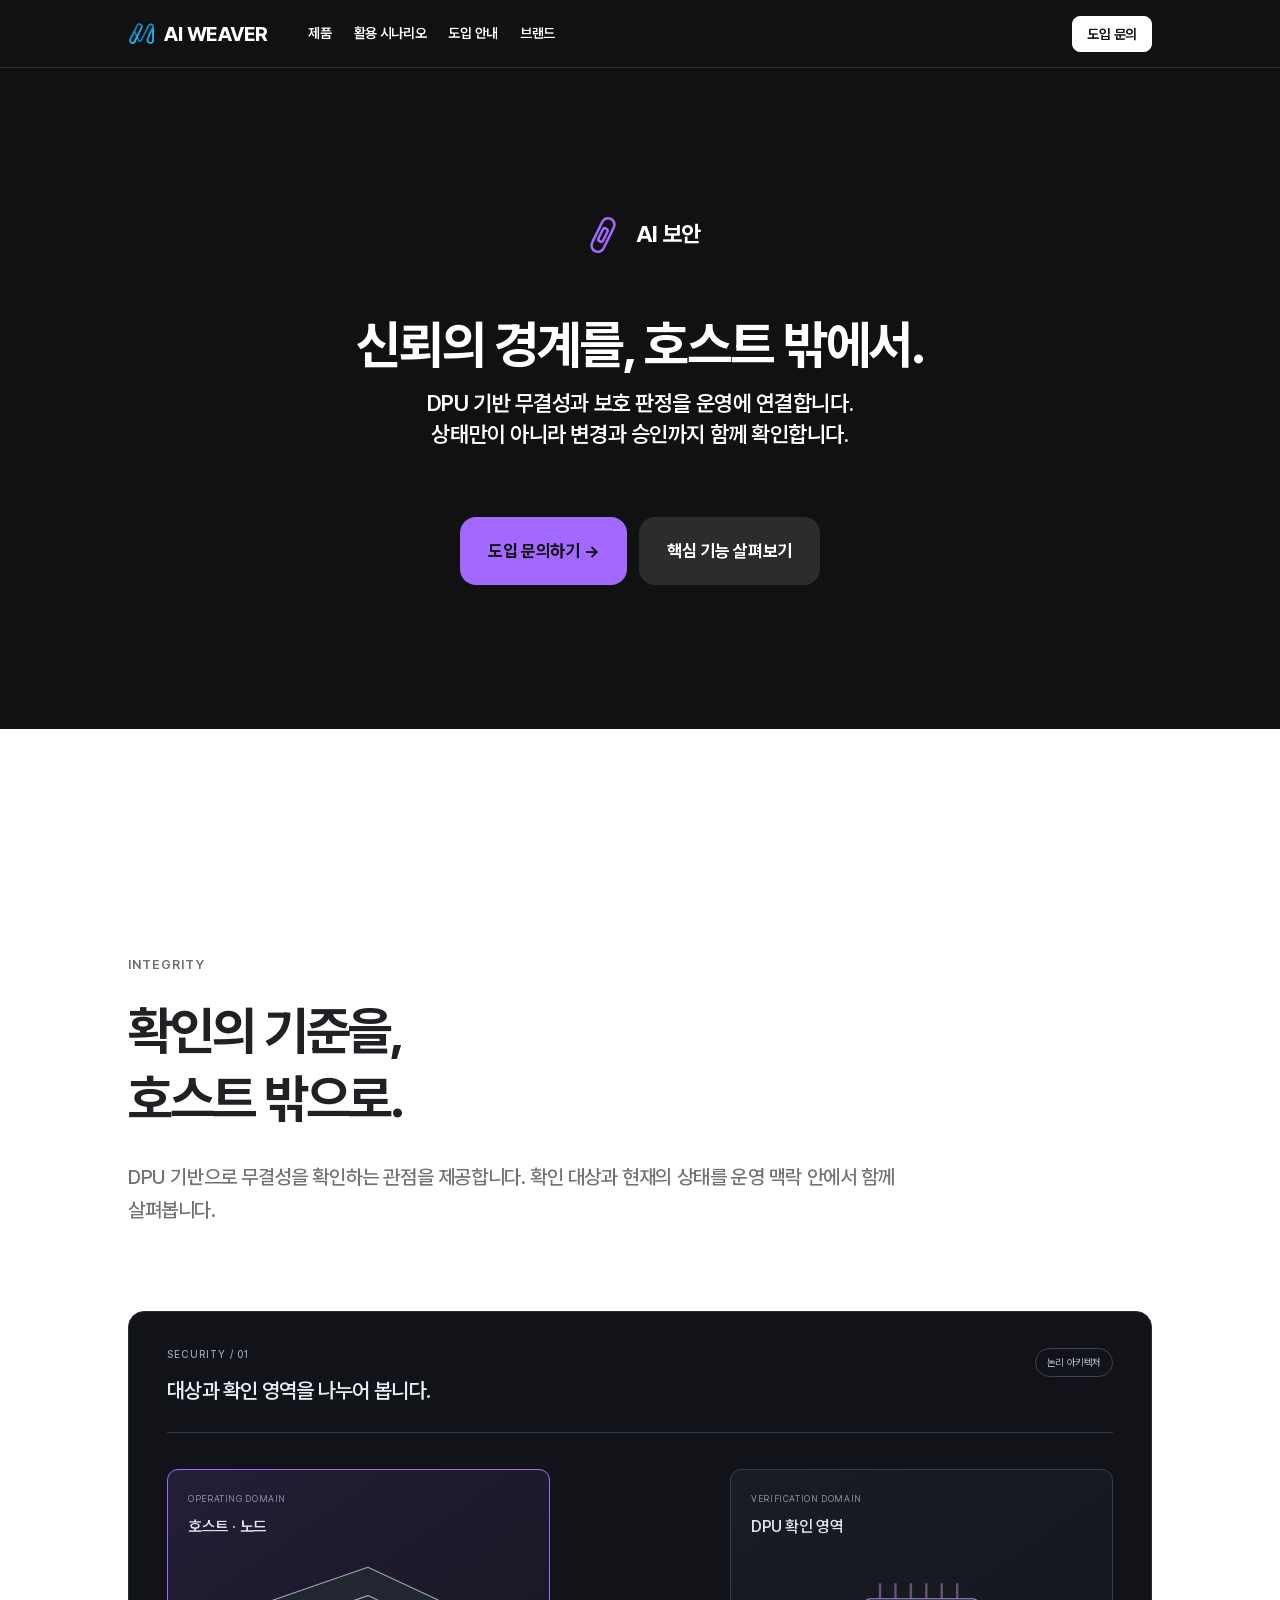
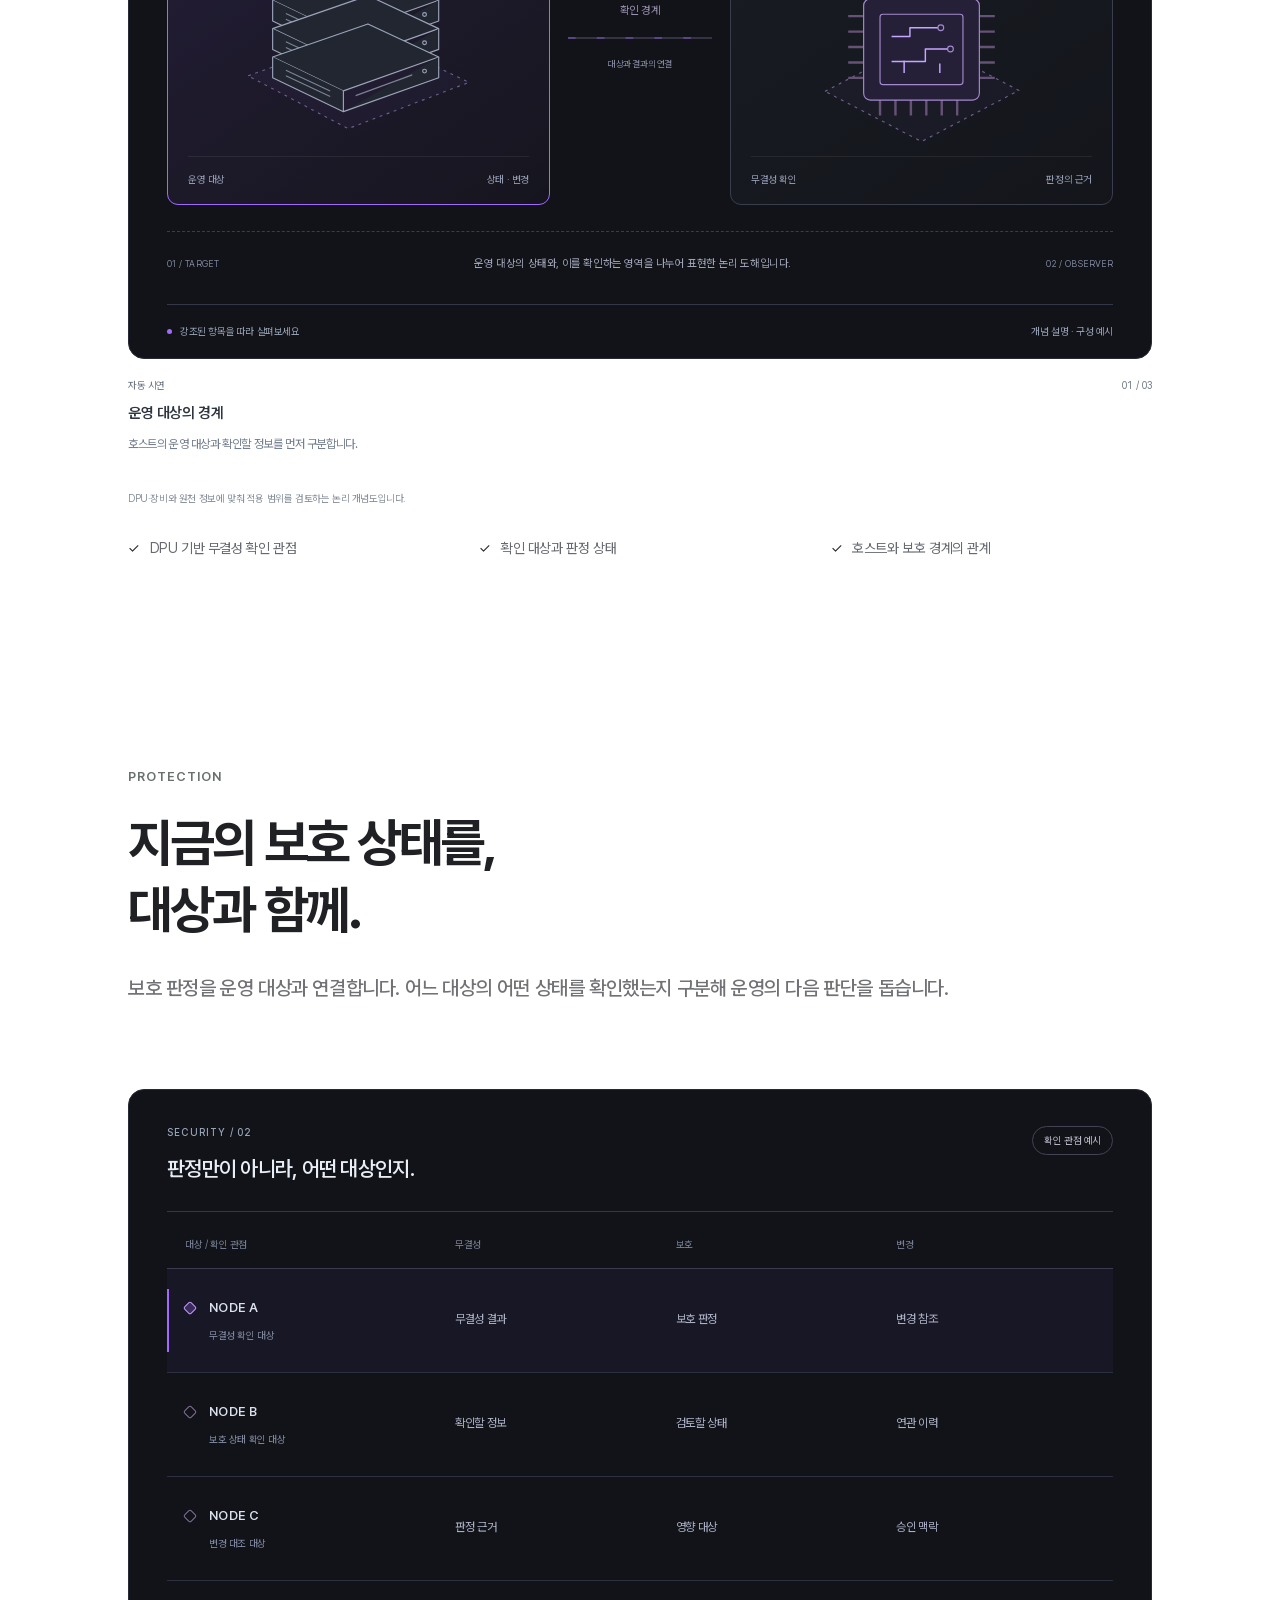
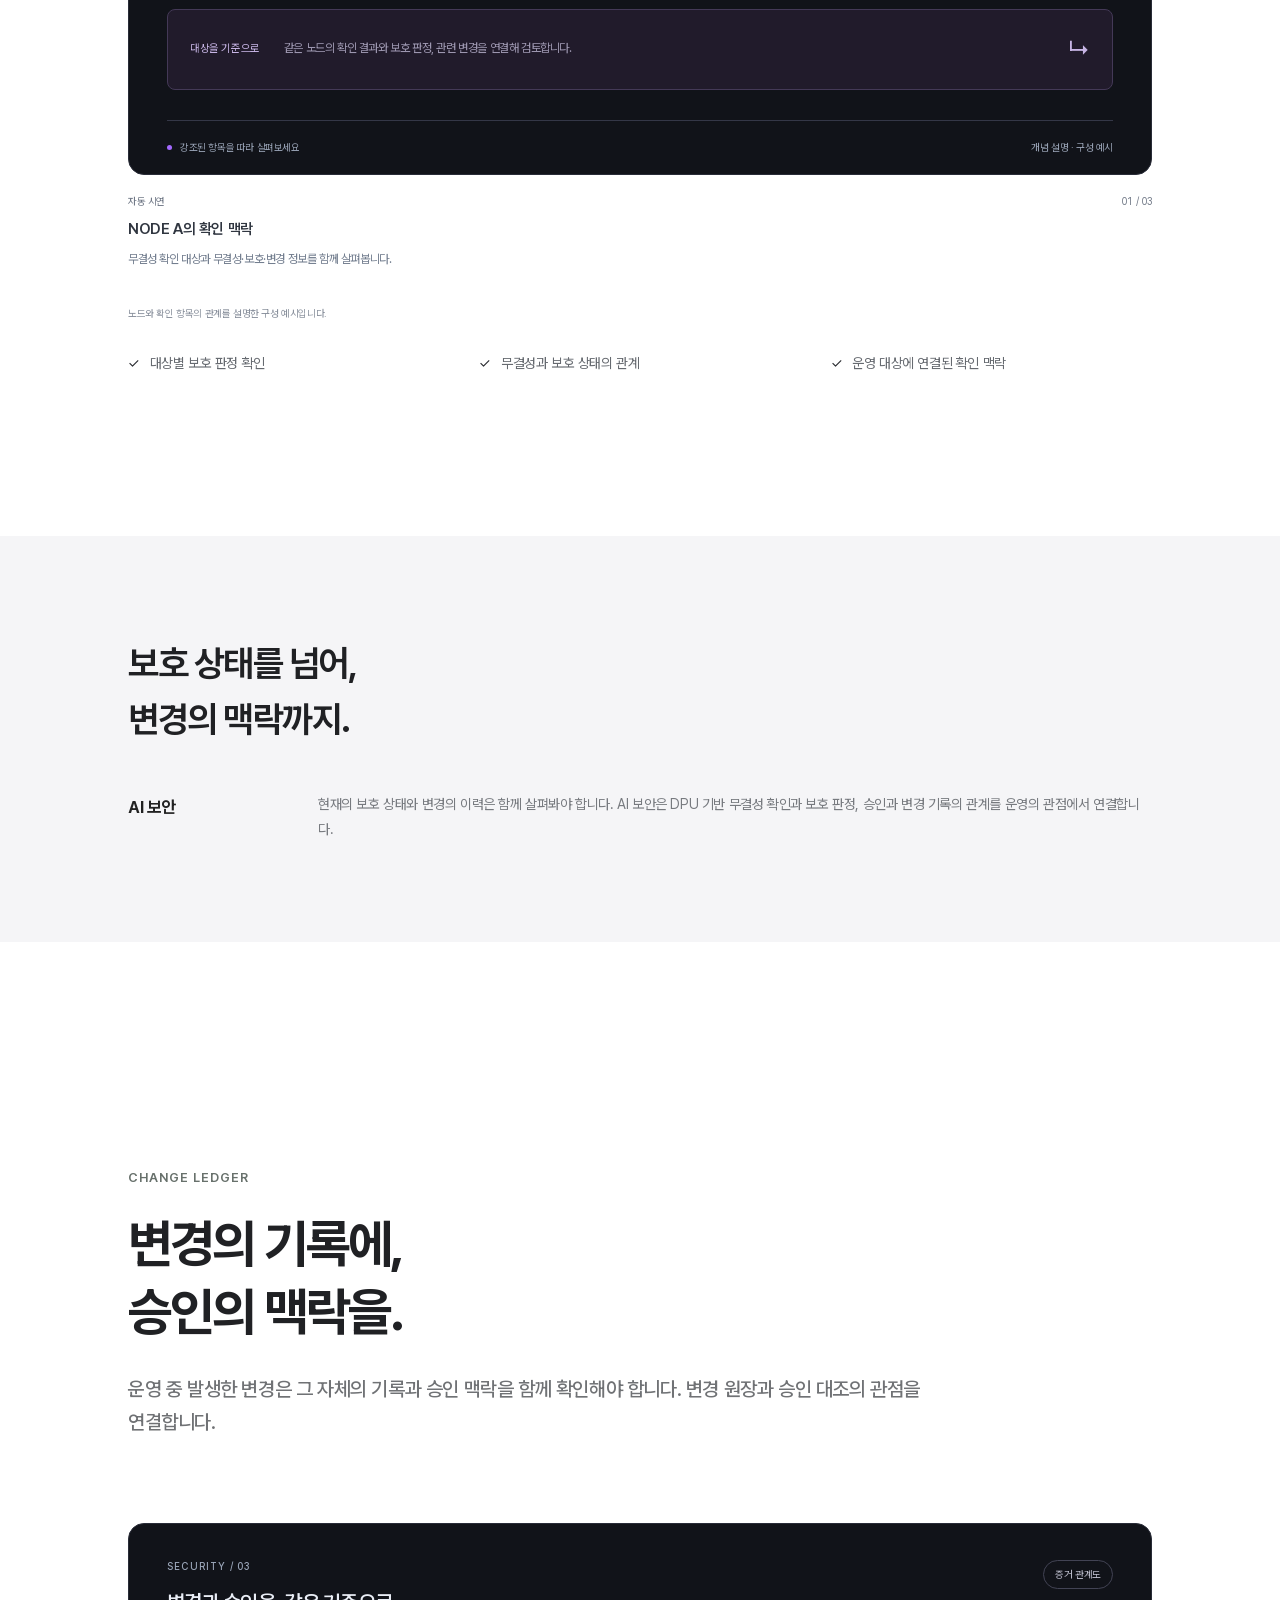
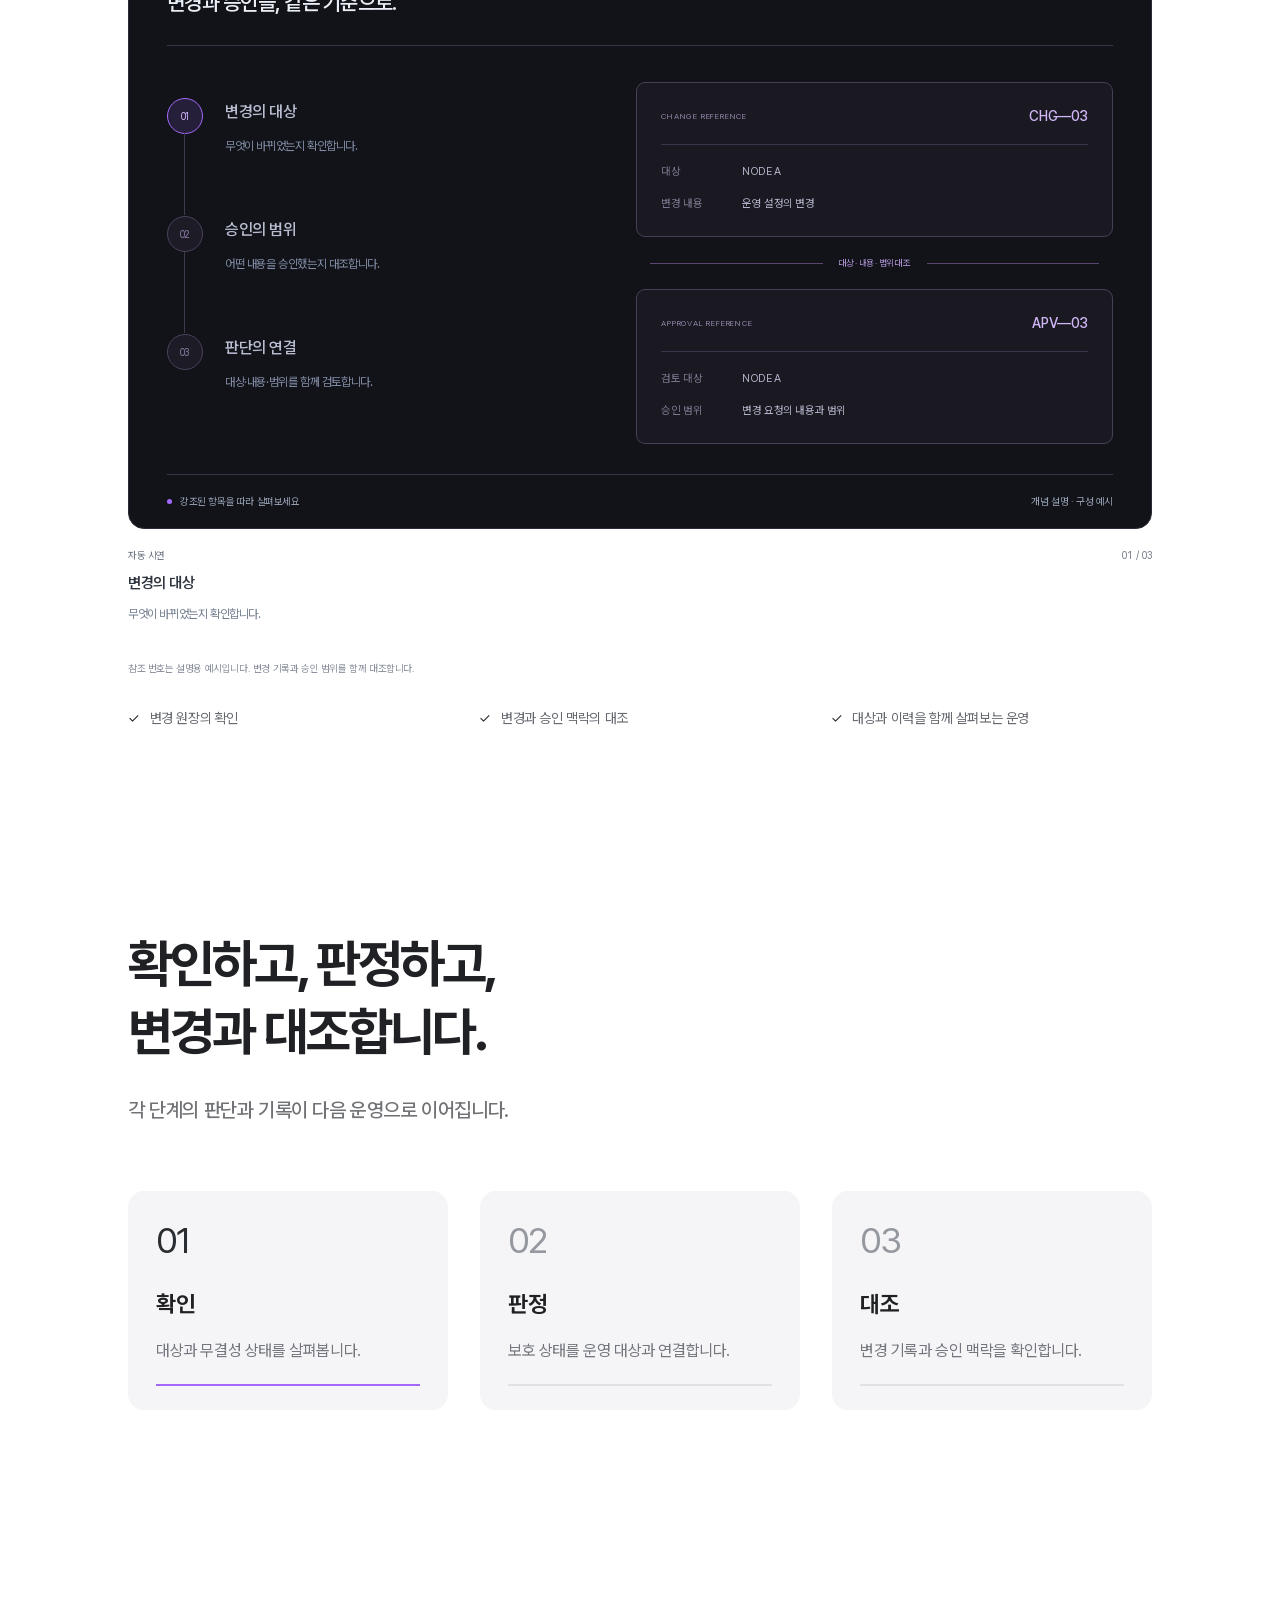
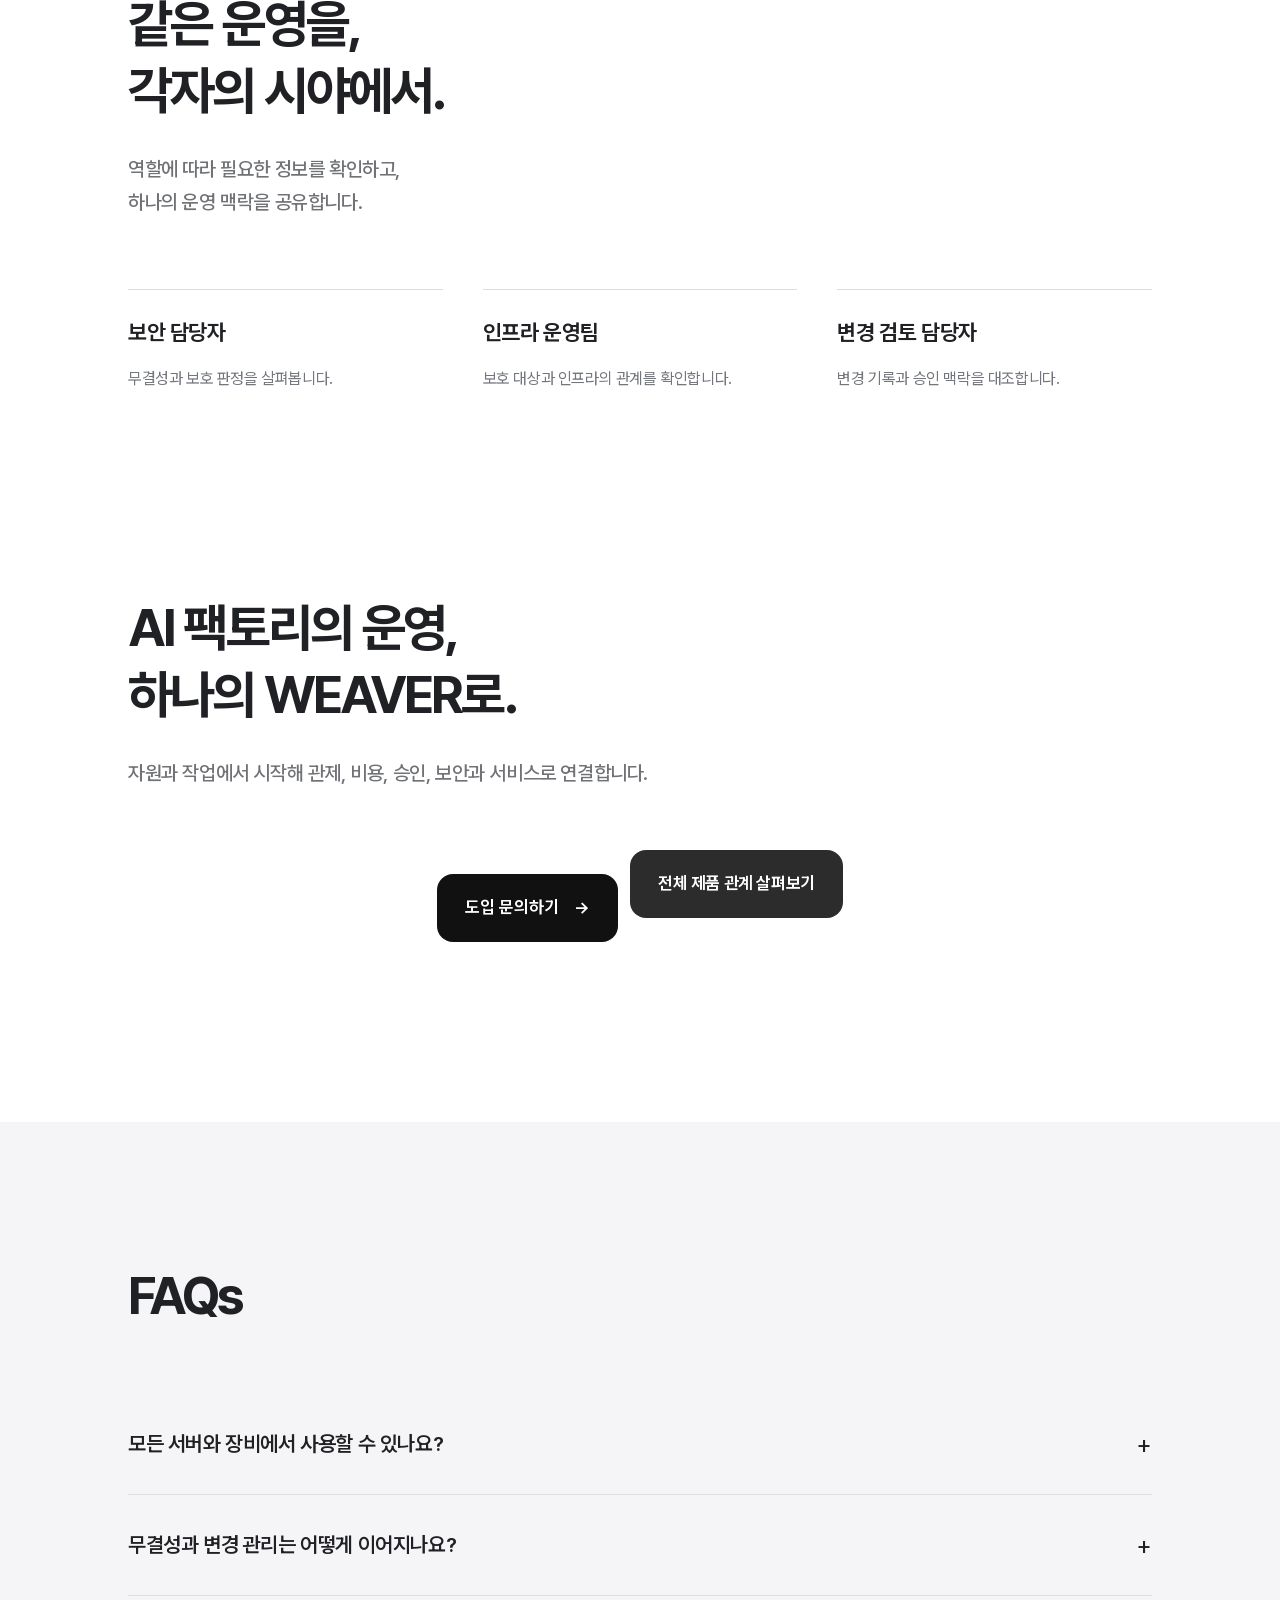
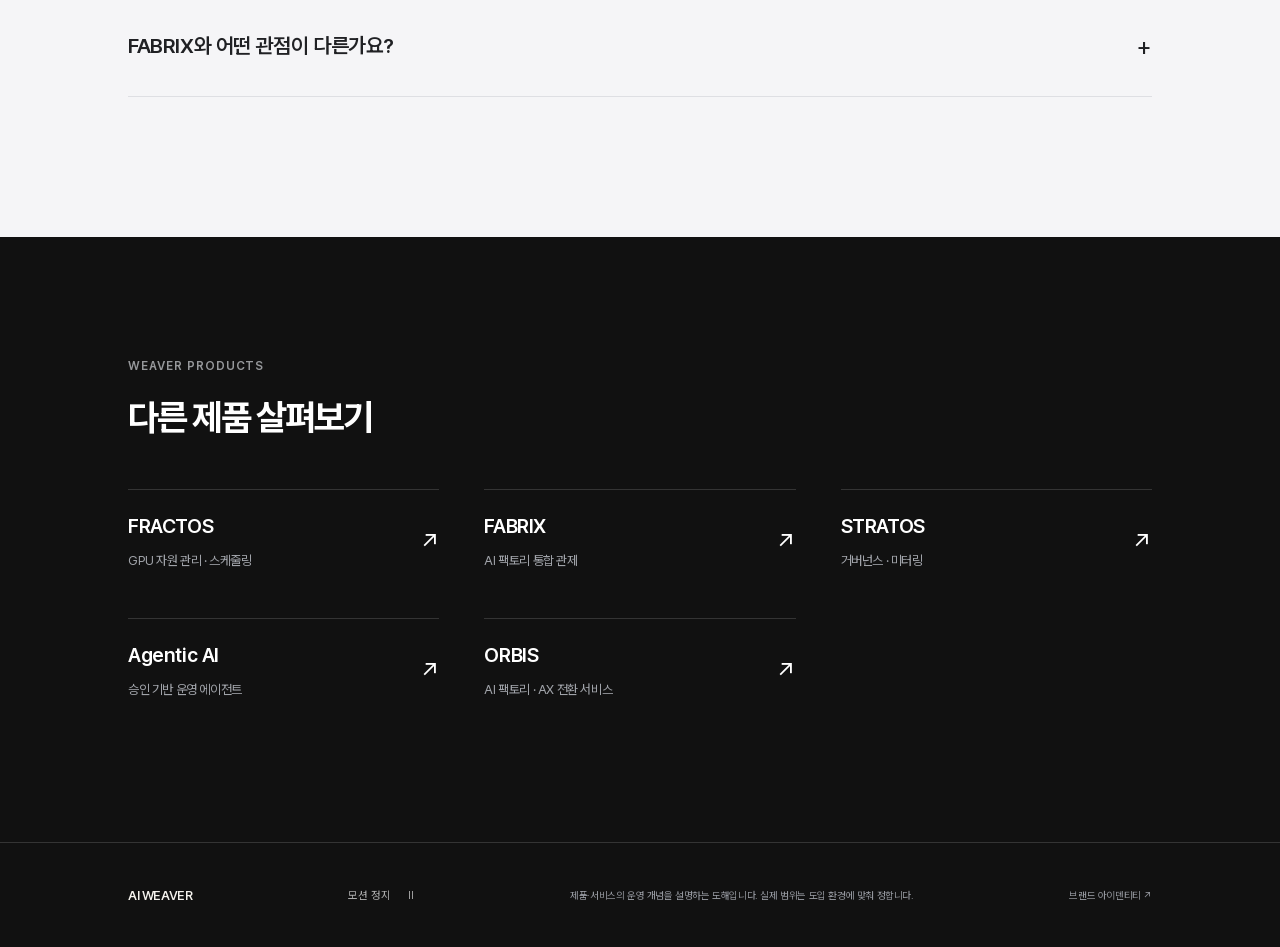
<file: product-security.html>
<!doctype html><html lang="ko"><head><meta charset="utf-8"><meta name="viewport" content="width=device-width,initial-scale=1"><meta name="theme-color" content="#111111"><title>AI 보안 — DPU 기반 무결성 · 신뢰 | AI WEAVER</title><meta name="description" content="DPU 기반 무결성과 보호 판정을 운영에 연결합니다. 상태만이 아니라 변경과 승인까지 함께 확인합니다."><link rel="stylesheet" href="weaver-products.css?v=4c7e13344c"><link rel="preload" href="weaver-pretendard.woff2" as="font" type="font/woff2" crossorigin><script src="weaver-anime.js" defer></script><script src="weaver-products.js?v=4c7e13344c" defer></script><link rel="stylesheet" href="weaver-inquiry.css?v=20261109"><script src="weaver-inquiry.js?v=20261109" defer></script></head><body class="product-page detail-layout product-security" style="--accent:#a369ff" data-product="security"><a class="skip-link" href="#overview">본문으로 건너뛰기</a><svg xmlns="http://www.w3.org/2000/svg" aria-hidden="true" focusable="false" width="0" height="0" style="position:absolute;overflow:hidden;pointer-events:none"><symbol id="weaver-mark-fractos" viewBox="0 0 100 100" fill="currentColor"><g transform="translate(50 50) rotate(26) scale(1.05)"><g class="loop-unit" data-loop-target="translate(-16 0) rotate(0) scale(1)" transform="translate(-16 0) rotate(0) scale(1)"><path d="M0 -33.619048a13.619048 13.619048 0 0 1 13.619048 13.619048v40a13.619048 13.619048 0 0 1 -27.238096 0v-40a13.619048 13.619048 0 0 1 13.619048 -13.619048ZM0 -28.380952a8.380952 8.380952 0 0 1 8.380952 8.380952v40a8.380952 8.380952 0 0 1 -16.761904 0v-40a8.380952 8.380952 0 0 1 8.380952 -8.380952Z" fill-rule="evenodd"/></g><g class="loop-unit" data-loop-target="translate(16 0) rotate(0) scale(1)" transform="translate(16 0) rotate(0) scale(1)"><path d="M0 -33.619048a13.619048 13.619048 0 0 1 13.619048 13.619048v40a13.619048 13.619048 0 0 1 -27.238096 0v-40a13.619048 13.619048 0 0 1 13.619048 -13.619048ZM0 -28.380952a8.380952 8.380952 0 0 1 8.380952 8.380952v40a8.380952 8.380952 0 0 1 -16.761904 0v-40a8.380952 8.380952 0 0 1 8.380952 -8.380952Z" fill-rule="evenodd"/></g></g></symbol><symbol id="weaver-mark-fabrix" viewBox="0 0 100 100" fill="currentColor"><g transform="translate(50 50) rotate(0) scale(1.38)"><g class="loop-unit" data-loop-target="translate(0 0) rotate(-45) scale(1)" transform="translate(0 0) rotate(-45) scale(1)"><path d="M0 -30.362319a10.362319 10.362319 0 0 1 10.362319 10.362319v40a10.362319 10.362319 0 0 1 -20.724638 0v-40a10.362319 10.362319 0 0 1 10.362319 -10.362319ZM0 -26.376812a6.376812 6.376812 0 0 1 6.376812 6.376812v40a6.376812 6.376812 0 0 1 -12.753624 0v-40a6.376812 6.376812 0 0 1 6.376812 -6.376812Z" fill-rule="evenodd"/></g><g class="loop-unit" data-loop-target="translate(0 0) rotate(45) scale(1)" transform="translate(0 0) rotate(45) scale(1)"><path d="M0 -30.362319a10.362319 10.362319 0 0 1 10.362319 10.362319v40a10.362319 10.362319 0 0 1 -20.724638 0v-40a10.362319 10.362319 0 0 1 10.362319 -10.362319ZM0 -26.376812a6.376812 6.376812 0 0 1 6.376812 6.376812v40a6.376812 6.376812 0 0 1 -12.753624 0v-40a6.376812 6.376812 0 0 1 6.376812 -6.376812Z" fill-rule="evenodd"/></g></g></symbol><symbol id="weaver-mark-stratos" viewBox="0 0 100 100" fill="currentColor"><g transform="translate(50 50) rotate(0) scale(1.03)"><g class="loop-unit" data-loop-target="translate(-12.856 4.679) rotate(-40) scale(1)" transform="translate(-12.856 4.679) rotate(-40) scale(1)"><path d="M0 -33.669903a13.669903 13.669903 0 0 1 13.669903 13.669903v40a13.669903 13.669903 0 0 1 -27.339806 0v-40a13.669903 13.669903 0 0 1 13.669903 -13.669903ZM0 -28.330097a8.330097 8.330097 0 0 1 8.330097 8.330097v40a8.330097 8.330097 0 0 1 -16.660194 0v-40a8.330097 8.330097 0 0 1 8.330097 -8.330097Z" fill-rule="evenodd"/></g><g class="loop-unit" data-loop-target="translate(0 0) rotate(0) scale(1)" transform="translate(0 0) rotate(0) scale(1)"><path d="M0 -33.669903a13.669903 13.669903 0 0 1 13.669903 13.669903v40a13.669903 13.669903 0 0 1 -27.339806 0v-40a13.669903 13.669903 0 0 1 13.669903 -13.669903ZM0 -28.330097a8.330097 8.330097 0 0 1 8.330097 8.330097v40a8.330097 8.330097 0 0 1 -16.660194 0v-40a8.330097 8.330097 0 0 1 8.330097 -8.330097Z" fill-rule="evenodd"/></g><g class="loop-unit" data-loop-target="translate(12.856 4.679) rotate(40) scale(1)" transform="translate(12.856 4.679) rotate(40) scale(1)"><path d="M0 -33.669903a13.669903 13.669903 0 0 1 13.669903 13.669903v40a13.669903 13.669903 0 0 1 -27.339806 0v-40a13.669903 13.669903 0 0 1 13.669903 -13.669903ZM0 -28.330097a8.330097 8.330097 0 0 1 8.330097 8.330097v40a8.330097 8.330097 0 0 1 -16.660194 0v-40a8.330097 8.330097 0 0 1 8.330097 -8.330097Z" fill-rule="evenodd"/></g></g></symbol><symbol id="weaver-mark-agentic" viewBox="0 0 100 100" fill="currentColor"><g transform="translate(50 50) rotate(0) scale(1.16)"><g class="loop-unit" data-loop-target="translate(10.392 0.34) rotate(-30) scale(1)" transform="translate(10.392 0.34) rotate(-30) scale(1)"><path d="M0 -33.37069a13.37069 13.37069 0 0 1 13.37069 13.37069v40a13.37069 13.37069 0 0 1 -26.74138 0v-40a13.37069 13.37069 0 0 1 13.37069 -13.37069ZM0 -28.62931a8.62931 8.62931 0 0 1 8.62931 8.62931v40a8.62931 8.62931 0 0 1 -17.25862 0v-40a8.62931 8.62931 0 0 1 8.62931 -8.62931Z" fill-rule="evenodd"/></g><g class="loop-unit" data-loop-target="translate(-10.392 0.34) rotate(30) scale(1)" transform="translate(-10.392 0.34) rotate(30) scale(1)"><path d="M0 -33.37069a13.37069 13.37069 0 0 1 13.37069 13.37069v40a13.37069 13.37069 0 0 1 -26.74138 0v-40a13.37069 13.37069 0 0 1 13.37069 -13.37069ZM0 -28.62931a8.62931 8.62931 0 0 1 8.62931 8.62931v40a8.62931 8.62931 0 0 1 -17.25862 0v-40a8.62931 8.62931 0 0 1 8.62931 -8.62931Z" fill-rule="evenodd"/></g></g></symbol><symbol id="weaver-mark-security" viewBox="0 0 100 100" fill="currentColor"><g transform="translate(50 50) rotate(26) scale(1.26)"><g class="loop-unit" data-loop-target="translate(0 0) rotate(0) scale(1)" transform="translate(0 0) rotate(0) scale(1)"><path d="M0 -33.18254a13.18254 13.18254 0 0 1 13.18254 13.18254v40a13.18254 13.18254 0 0 1 -26.36508 0v-40a13.18254 13.18254 0 0 1 13.18254 -13.18254ZM0 -28.81746a8.81746 8.81746 0 0 1 8.81746 8.81746v40a8.81746 8.81746 0 0 1 -17.63492 0v-40a8.81746 8.81746 0 0 1 8.81746 -8.81746Z" fill-rule="evenodd"/></g><g class="loop-unit" data-loop-target="translate(0 0) rotate(0) scale(0.4)" transform="translate(0 0) rotate(0) scale(0.4)"><path d="M0 -36.456349a16.456349 16.456349 0 0 1 16.456349 16.456349v40a16.456349 16.456349 0 0 1 -32.912698 0v-40a16.456349 16.456349 0 0 1 16.456349 -16.456349ZM0 -25.543651a5.543651 5.543651 0 0 1 5.543651 5.543651v40a5.543651 5.543651 0 0 1 -11.087302 0v-40a5.543651 5.543651 0 0 1 5.543651 -5.543651Z" fill-rule="evenodd"/></g></g></symbol><symbol id="weaver-mark-orbis" viewBox="0 0 100 100" fill="currentColor"><g class="loop-unit" transform="translate(50 25) rotate(90)"><path d="M0 -24.45a10.45 10.45 0 0 1 10.45 10.45v28a10.45 10.45 0 0 1 -20.9 0v-28a10.45 10.45 0 0 1 10.45 -10.45ZM0 -18.95a4.95 4.95 0 0 1 4.95 4.95v28a4.95 4.95 0 0 1 -9.9 0v-28a4.95 4.95 0 0 1 4.95 -4.95Z" fill-rule="evenodd"/></g><g class="loop-unit" transform="translate(75 50) rotate(0)"><path d="M0 -24.45a10.45 10.45 0 0 1 10.45 10.45v28a10.45 10.45 0 0 1 -20.9 0v-28a10.45 10.45 0 0 1 10.45 -10.45ZM0 -18.95a4.95 4.95 0 0 1 4.95 4.95v28a4.95 4.95 0 0 1 -9.9 0v-28a4.95 4.95 0 0 1 4.95 -4.95Z" fill-rule="evenodd"/></g><g class="loop-unit" transform="translate(50 75) rotate(90)"><path d="M0 -24.45a10.45 10.45 0 0 1 10.45 10.45v28a10.45 10.45 0 0 1 -20.9 0v-28a10.45 10.45 0 0 1 10.45 -10.45ZM0 -18.95a4.95 4.95 0 0 1 4.95 4.95v28a4.95 4.95 0 0 1 -9.9 0v-28a4.95 4.95 0 0 1 4.95 -4.95Z" fill-rule="evenodd"/></g><g class="loop-unit" transform="translate(25 50) rotate(0)"><path d="M0 -24.45a10.45 10.45 0 0 1 10.45 10.45v28a10.45 10.45 0 0 1 -20.9 0v-28a10.45 10.45 0 0 1 10.45 -10.45ZM0 -18.95a4.95 4.95 0 0 1 4.95 4.95v28a4.95 4.95 0 0 1 -9.9 0v-28a4.95 4.95 0 0 1 4.95 -4.95Z" fill-rule="evenodd"/></g></symbol></svg><header class="product-header weaver-gnb" data-weaver-gnb>
 <div class="weaver-gnb-bar"><a class="weaver-gnb-logo" href="./?v=4c7e13344c" aria-label="AI WEAVER 홈"><img src="weaver-logo.svg" alt=""><span>AI WEAVER</span></a>
 <nav class="weaver-gnb-triggers" aria-label="주 메뉴"><button type="button" class="weaver-gnb-toggle" aria-expanded="false" aria-controls="weaver-product-menu" aria-label="제품 메뉴 열기"><span>제품</span><svg viewBox="0 0 24 24" aria-hidden="true"><path d="M5 7h14M5 12h14M5 17h14"/></svg></button><a class="weaver-gnb-scenarios" href="scenarios.html?v=4c7e13344c">활용 시나리오</a><a class="weaver-gnb-adoption" href="adoption.html?v=4c7e13344c">도입 안내</a><a class="weaver-gnb-brand" href="brand.html?v=4c7e13344c">브랜드</a></nav><button type="button" class="weaver-gnb-inquiry" data-inquiry>도입 문의</button></div>
 <button class="weaver-gnb-backdrop" aria-label="제품 메뉴 닫기" tabindex="-1" hidden></button>
 <div class="weaver-gnb-panel" id="weaver-product-menu" hidden><div class="weaver-gnb-content"><div class="weaver-gnb-mobile-explore"><a href="scenarios.html?v=4c7e13344c">활용 시나리오 <span aria-hidden="true">↗</span></a><a href="adoption.html?v=4c7e13344c">도입 안내 <span aria-hidden="true">↗</span></a></div><div class="weaver-gnb-primary"><h3>Products</h3><a href="product-fractos.html?v=4c7e13344c"><span>GPU 자원 관리</span></a><a href="product-fabrix.html?v=4c7e13344c"><span>인프라 통합 관제</span></a><a href="product-stratos.html?v=4c7e13344c"><span>사용량·비용 관리</span></a><a href="product-agentic.html?v=4c7e13344c"><span>운영 요청·승인</span></a><a href="product-security.html?v=4c7e13344c" aria-current="page"><span>인프라 보안</span></a><a href="product-orbis.html?v=4c7e13344c"><span>AI 팩토리 구축</span></a></div><div class="weaver-gnb-groups"><section class="weaver-gnb-group" aria-labelledby="gnb-fractos"><h3 id="gnb-fractos">FRACTOS</h3><a href="product-fractos.html?v=4c7e13344c#feature-1">GPU 할당·회수</a><a href="product-fractos.html?v=4c7e13344c#feature-2">작업·대기열 관리</a><a href="product-fractos.html?v=4c7e13344c#feature-3">프로젝트 자원 보장</a></section><section class="weaver-gnb-group" aria-labelledby="gnb-fabrix"><h3 id="gnb-fabrix">FABRIX</h3><a href="product-fabrix.html?v=4c7e13344c#feature-1">클러스터 상태 보기</a><a href="product-fabrix.html?v=4c7e13344c#feature-2">문제·조치 연결</a><a href="product-fabrix.html?v=4c7e13344c#feature-3">운영 대상 탐색</a></section><section class="weaver-gnb-group" aria-labelledby="gnb-stratos"><h3 id="gnb-stratos">STRATOS</h3><a href="product-stratos.html?v=4c7e13344c#feature-1">GPU 사용량·비용</a><a href="product-stratos.html?v=4c7e13344c#feature-2">프로젝트 예산</a><a href="product-stratos.html?v=4c7e13344c#feature-3">GPU별 단가 설정</a></section><section class="weaver-gnb-group" aria-labelledby="gnb-agentic"><h3 id="gnb-agentic">Agentic AI</h3><a href="product-agentic.html?v=4c7e13344c#feature-1">요청과 작업 제안</a><a href="product-agentic.html?v=4c7e13344c#feature-2">검토·승인 흐름</a><a href="product-agentic.html?v=4c7e13344c#feature-3">역할·실행 범위</a></section><section class="weaver-gnb-group" aria-labelledby="gnb-security"><h3 id="gnb-security">AI 보안</h3><a href="product-security.html?v=4c7e13344c#feature-1">DPU 무결성 확인</a><a href="product-security.html?v=4c7e13344c#feature-2">대상별 보호 상태</a><a href="product-security.html?v=4c7e13344c#feature-3">변경·승인 기록</a></section><section class="weaver-gnb-group" aria-labelledby="gnb-orbis"><h3 id="gnb-orbis">ORBIS</h3><a href="product-orbis.html?v=4c7e13344c#feature-1">요구 분석·설계</a><a href="product-orbis.html?v=4c7e13344c#feature-2">구축 이후 운영</a><a href="product-orbis.html?v=4c7e13344c#feature-3">운영 개선·AX 전환</a></section></div><a class="weaver-gnb-mobile-brand" href="brand.html?v=4c7e13344c">WEAVER 브랜드 <span aria-hidden="true">↗</span></a></div></div>
 </header><main>
<section class="detail-hero reference-hero" id="overview" aria-labelledby="product-title"><div class="reference-header-space" aria-hidden="true"></div><div class="reference-hero-content"><div class="reference-lockup"><span class="reference-symbol" aria-hidden="true"><svg class="hero-symbol" viewBox="0 0 100 100" aria-hidden="true" ><use href="#weaver-mark-security"/></svg></span><span class="reference-product-name">AI 보안</span></div><div class="reference-hero-message"><h1 id="product-title">신뢰의 경계를, 호스트 밖에서.</h1><p class="reference-hero-description">DPU 기반 무결성과 보호 판정을 운영에 연결합니다.<br>상태만이 아니라 변경과 승인까지 함께 확인합니다.</p></div><div class="detail-actions reference-hero-actions"><button type="button" class="detail-primary" data-inquiry>도입 문의하기 <span aria-hidden="true">→</span></button><a class="detail-secondary" href="#feature-1">핵심 기능 살펴보기</a></div></div></section>
<section class="detail-feature" aria-labelledby="feature-title-1"><div class="detail-container"><div class="feature-copy" id="feature-1"><p class="detail-kicker">INTEGRITY</p><h2 id="feature-title-1">확인의 기준을,<br>호스트 밖으로.</h2><p class="detail-description">DPU 기반으로 무결성을 확인하는 관점을 제공합니다. 확인 대상과 현재의 상태를 운영 맥락 안에서 함께 살펴봅니다.</p></div><figure class="detail-figure concept-exhibit cp-security-0" data-native-exhibit data-concept-exhibit="security-0" data-motion-visual data-demo="security" data-motion-duration="4600" aria-label="대상과 확인 영역을 나누어 봅니다. — 논리 아키텍처"><div class="cp-surface"><div class="cp-top"><div><span class="cp-kicker">SECURITY / 01</span><h3>대상과 확인 영역을 나누어 봅니다.</h3></div><span class="cp-kind">논리 아키텍처</span></div><div class="cp-boundary-layout"><section class="cp-boundary cp-host" data-step="0" data-focus-label="운영 대상의 경계" data-focus-copy="호스트의 운영 대상과 확인할 정보를 먼저 구분합니다."><div class="cp-object-label"><span>OPERATING DOMAIN</span><b>호스트 · 노드</b></div><svg viewBox="0 0 270 230" aria-hidden="true" class="cp-hardware"><path class="cp-ground" d="M18 145L145 100L252 152L124 201Z"/><g transform="translate(0 0)"><path d="M44 65L145 30L220 65L119 101Z"/><path d="M44 65V87L119 123V101M119 123L220 87V65"/><path class="cp-hardware-line" d="M58 79L105 101M58 85L105 107M132 106L192 84"/><circle cx="205" cy="80" r="2"/></g><g transform="translate(0 30)"><path d="M44 65L145 30L220 65L119 101Z"/><path d="M44 65V87L119 123V101M119 123L220 87V65"/><path class="cp-hardware-line" d="M58 79L105 101M58 85L105 107M132 106L192 84"/><circle cx="205" cy="80" r="2"/></g><g transform="translate(0 60)"><path d="M44 65L145 30L220 65L119 101Z"/><path d="M44 65V87L119 123V101M119 123L220 87V65"/><path class="cp-hardware-line" d="M58 79L105 101M58 85L105 107M132 106L192 84"/><circle cx="205" cy="80" r="2"/></g></svg><div class="cp-object-foot"><span>운영 대상</span><span>상태 · 변경</span></div></section><div class="cp-boundary-link" data-step="1" data-focus-label="분리된 확인 관점" data-focus-copy="운영 대상과 DPU 확인 영역의 관계를 살펴봅니다."><span>확인 경계</span><svg viewBox="0 0 150 36" aria-hidden="true"><path d="M0 18H150"/><path class="cp-signal" d="M0 18H150"/></svg><small>대상과 결과의 연결</small></div><section class="cp-boundary cp-observer" data-step="2" data-focus-label="DPU 기반 무결성 확인" data-focus-copy="호스트 밖에서 확인하는 개념과 판정의 맥락을 봅니다."><div class="cp-object-label"><span>VERIFICATION DOMAIN</span><b>DPU 확인 영역</b></div><svg viewBox="0 0 250 225" aria-hidden="true" class="cp-chip"><path class="cp-ground" d="M25 158L126 105L226 157L125 210Z"/><g class="cp-chip-pins"><path d="M82 62V46M82 167V183"/><path d="M98 62V46M98 167V183"/><path d="M114 62V46M114 167V183"/><path d="M130 62V46M130 167V183"/><path d="M146 62V46M146 167V183"/><path d="M162 62V46M162 167V183"/><path d="M65 80H49M185 80H201"/><path d="M65 96H49M185 96H201"/><path d="M65 112H49M185 112H201"/><path d="M65 128H49M185 128H201"/><path d="M65 144H49M185 144H201"/></g><rect x="65" y="62" width="120" height="105" rx="7"/><rect x="82" y="78" width="86" height="73" rx="3"/><path class="cp-chip-trace" d="M94 101H113V92H145M94 127H129V114H155M107 139V126M144 139V129"/><circle cx="145" cy="92" r="3"/><circle cx="155" cy="114" r="3"/></svg><div class="cp-object-foot"><span>무결성 확인</span><span>판정의 근거</span></div></section></div><div class="cp-drawing-note"><span>01 / TARGET</span><p>운영 대상의 상태와, 이를 확인하는 영역을 나누어 표현한 논리 도해입니다.</p><span>02 / OBSERVER</span></div><div class="cp-bottom"><span><i aria-hidden="true"></i>강조된 항목을 따라 살펴보세요</span><span>개념 설명 · 구성 예시</span></div></div><figcaption class="cp-caption"><div><span data-caption-mode>자동 시연</span><span data-caption-step>01 / 03</span></div><strong data-caption-title>운영 흐름 살펴보기</strong><p data-caption-copy>강조된 항목을 기준으로 살펴봅니다.</p><small>DPU·장비와 원천 정보에 맞춰 적용 범위를 검토하는 논리 개념도입니다.</small></figcaption></figure><ul class="detail-points"><li><span aria-hidden="true">✓</span>DPU 기반 무결성 확인 관점</li><li><span aria-hidden="true">✓</span>확인 대상과 판정 상태</li><li><span aria-hidden="true">✓</span>호스트와 보호 경계의 관계</li></ul></div></section><section class="detail-feature" aria-labelledby="feature-title-2"><div class="detail-container"><div class="feature-copy" id="feature-2"><p class="detail-kicker">PROTECTION</p><h2 id="feature-title-2">지금의 보호 상태를,<br>대상과 함께.</h2><p class="detail-description">보호 판정을 운영 대상과 연결합니다. 어느 대상의 어떤 상태를 확인했는지 구분해 운영의 다음 판단을 돕습니다.</p></div><figure class="detail-figure concept-exhibit cp-security-1" data-native-exhibit data-concept-exhibit="security-1" data-motion-visual data-demo="security" data-motion-duration="4600" aria-label="판정만이 아니라, 어떤 대상인지. — 확인 관점 예시"><div class="cp-surface"><div class="cp-top"><div><span class="cp-kicker">SECURITY / 02</span><h3>판정만이 아니라, 어떤 대상인지.</h3></div><span class="cp-kind">확인 관점 예시</span></div><div class="cp-register"><div class="cp-register-heading"><span>대상 / 확인 관점</span><span>무결성</span><span>보호</span><span>변경</span></div><div class="cp-target-row" data-step="0" data-focus-label="NODE A의 확인 맥락" data-focus-copy="무결성 확인 대상과 무결성·보호·변경 정보를 함께 살펴봅니다."><div class="cp-target-name"><i aria-hidden="true"></i><b>NODE A</b><small>무결성 확인 대상</small></div><div><small>무결성</small><span>무결성 결과</span></div><div><small>보호</small><span>보호 판정</span></div><div><small>변경</small><span>변경 참조</span></div></div><div class="cp-target-row" data-step="1" data-focus-label="NODE B의 확인 맥락" data-focus-copy="보호 상태 확인 대상과 무결성·보호·변경 정보를 함께 살펴봅니다."><div class="cp-target-name"><i aria-hidden="true"></i><b>NODE B</b><small>보호 상태 확인 대상</small></div><div><small>무결성</small><span>확인할 정보</span></div><div><small>보호</small><span>검토할 상태</span></div><div><small>변경</small><span>연관 이력</span></div></div><div class="cp-target-row" data-step="2" data-focus-label="NODE C의 확인 맥락" data-focus-copy="변경 대조 대상과 무결성·보호·변경 정보를 함께 살펴봅니다."><div class="cp-target-name"><i aria-hidden="true"></i><b>NODE C</b><small>변경 대조 대상</small></div><div><small>무결성</small><span>판정 근거</span></div><div><small>보호</small><span>영향 대상</span></div><div><small>변경</small><span>승인 맥락</span></div></div></div><div class="cp-register-key"><span>대상을 기준으로</span><p>같은 노드의 확인 결과와 보호 판정, 관련 변경을 연결해 검토합니다.</p><span aria-hidden="true">↳</span></div><div class="cp-bottom"><span><i aria-hidden="true"></i>강조된 항목을 따라 살펴보세요</span><span>개념 설명 · 구성 예시</span></div></div><figcaption class="cp-caption"><div><span data-caption-mode>자동 시연</span><span data-caption-step>01 / 03</span></div><strong data-caption-title>운영 흐름 살펴보기</strong><p data-caption-copy>강조된 항목을 기준으로 살펴봅니다.</p><small>노드와 확인 항목의 관계를 설명한 구성 예시입니다.</small></figcaption></figure><ul class="detail-points"><li><span aria-hidden="true">✓</span>대상별 보호 판정 확인</li><li><span aria-hidden="true">✓</span>무결성과 보호 상태의 관계</li><li><span aria-hidden="true">✓</span>운영 대상에 연결된 확인 맥락</li></ul></div></section><section class="detail-statement"><div class="detail-container"><p>보호 상태를 넘어,<br>변경의 맥락까지.</p><div><span>AI 보안</span><span>현재의 보호 상태와 변경의 이력은 함께 살펴봐야 합니다. AI 보안은 DPU 기반 무결성 확인과 보호 판정, 승인과 변경 기록의 관계를 운영의 관점에서 연결합니다.</span></div></div></section><section class="detail-feature" aria-labelledby="feature-title-3"><div class="detail-container"><div class="feature-copy" id="feature-3"><p class="detail-kicker">CHANGE LEDGER</p><h2 id="feature-title-3">변경의 기록에,<br>승인의 맥락을.</h2><p class="detail-description">운영 중 발생한 변경은 그 자체의 기록과 승인 맥락을 함께 확인해야 합니다. 변경 원장과 승인 대조의 관점을 연결합니다.</p></div><figure class="detail-figure concept-exhibit cp-security-2" data-native-exhibit data-concept-exhibit="security-2" data-motion-visual data-demo="security" data-motion-duration="4600" aria-label="변경과 승인을, 같은 기준으로. — 증거 관계도"><div class="cp-surface"><div class="cp-top"><div><span class="cp-kicker">SECURITY / 03</span><h3>변경과 승인을, 같은 기준으로.</h3></div><span class="cp-kind">증거 관계도</span></div><div class="cp-evidence-layout"><ol class="cp-evidence-rail"><li data-step="0" data-focus-label="변경의 대상" data-focus-copy="무엇이 바뀌었는지 확인합니다."><span>01</span><div><b>변경의 대상</b><p>무엇이 바뀌었는지 확인합니다.</p></div></li><li data-step="1" data-focus-label="승인의 범위" data-focus-copy="어떤 내용을 승인했는지 대조합니다."><span>02</span><div><b>승인의 범위</b><p>어떤 내용을 승인했는지 대조합니다.</p></div></li><li data-step="2" data-focus-label="판단의 연결" data-focus-copy="대상·내용·범위를 함께 검토합니다."><span>03</span><div><b>판단의 연결</b><p>대상·내용·범위를 함께 검토합니다.</p></div></li></ol><div class="cp-evidence-records"><article class="cp-record"><div><span>CHANGE REFERENCE</span><b>CHG—03</b></div><dl><div><dt>대상</dt><dd>NODE A</dd></div><div><dt>변경 내용</dt><dd>운영 설정의 변경</dd></div></dl></article><div class="cp-evidence-join"><i></i><span>대상 · 내용 · 범위 대조</span><i></i></div><article class="cp-record"><div><span>APPROVAL REFERENCE</span><b>APV—03</b></div><dl><div><dt>검토 대상</dt><dd>NODE A</dd></div><div><dt>승인 범위</dt><dd>변경 요청의 내용과 범위</dd></div></dl></article></div></div><div class="cp-bottom"><span><i aria-hidden="true"></i>강조된 항목을 따라 살펴보세요</span><span>개념 설명 · 구성 예시</span></div></div><figcaption class="cp-caption"><div><span data-caption-mode>자동 시연</span><span data-caption-step>01 / 03</span></div><strong data-caption-title>운영 흐름 살펴보기</strong><p data-caption-copy>강조된 항목을 기준으로 살펴봅니다.</p><small>참조 번호는 설명용 예시입니다. 변경 기록과 승인 범위를 함께 대조합니다.</small></figcaption></figure><ul class="detail-points"><li><span aria-hidden="true">✓</span>변경 원장의 확인</li><li><span aria-hidden="true">✓</span>변경과 승인 맥락의 대조</li><li><span aria-hidden="true">✓</span>대상과 이력을 함께 살펴보는 운영</li></ul></div></section>
<section class="detail-workflow" aria-labelledby="flow-title"><div class="detail-container" id="workflow"><h2 id="flow-title">확인하고, 판정하고,<br>변경과 대조합니다.</h2><p class="detail-description">각 단계의 판단과 기록이 다음 운영으로 이어집니다.</p><ol class="detail-journey" data-flow-visual><li data-flow-step="0"><span class="journey-number">01</span><h3>확인</h3><p>대상과 무결성 상태를 살펴봅니다.</p><span class="journey-line" aria-hidden="true"></span></li><li data-flow-step="1"><span class="journey-number">02</span><h3>판정</h3><p>보호 상태를 운영 대상과 연결합니다.</p><span class="journey-line" aria-hidden="true"></span></li><li data-flow-step="2"><span class="journey-number">03</span><h3>대조</h3><p>변경 기록과 승인 맥락을 확인합니다.</p><span class="journey-line" aria-hidden="true"></span></li></ol></div></section>
<section class="detail-roles"><div class="detail-container"><h2>같은 운영을,<br>각자의 시야에서.</h2><p class="detail-description">역할에 따라 필요한 정보를 확인하고,<br>하나의 운영 맥락을 공유합니다.</p><div class="detail-role-grid"><article><h3>보안 담당자</h3><p>무결성과 보호 판정을 살펴봅니다.</p></article><article><h3>인프라 운영팀</h3><p>보호 대상과 인프라의 관계를 확인합니다.</p></article><article><h3>변경 검토 담당자</h3><p>변경 기록과 승인 맥락을 대조합니다.</p></article></div></div></section>
<section class="detail-next"><div class="detail-container"><h2>AI 팩토리의 운영,<br>하나의 WEAVER로.</h2><p class="detail-description">자원과 작업에서 시작해 관제, 비용, 승인, 보안과 서비스로 연결합니다.</p><div class="detail-next-actions"><button type="button" class="detail-primary" data-inquiry>도입 문의하기 <span aria-hidden="true">→</span></button><a class="detail-secondary" href="./?v=4c7e13344c#connections">전체 제품 관계 살펴보기</a></div></div></section>
<section class="detail-faq" id="faq"><div class="detail-container"><h2>FAQs</h2><div class="detail-faq-list"><details><summary>모든 서버와 장비에서 사용할 수 있나요?<span aria-hidden="true">+</span></summary><p>DPU와 장비, 연결 가능한 원천 정보에 따라 적용 범위가 달라집니다. 실제 지원 구성과 확인 가능한 항목은 환경 검토가 필요합니다.</p></details><details><summary>무결성과 변경 관리는 어떻게 이어지나요?<span aria-hidden="true">+</span></summary><p>무결성과 보호 판정은 현재 상태를 확인하는 관점입니다. 여기에 변경 기록과 승인 대조를 연결해 상태가 바뀐 맥락까지 함께 살펴봅니다.</p></details><details><summary>FABRIX와 어떤 관점이 다른가요?<span aria-hidden="true">+</span></summary><p>FABRIX는 구조·상태·이벤트의 관측 맥락을, AI 보안은 무결성·보호 판정·변경과 승인의 관계를 중심으로 살펴봅니다.</p></details></div></div></section>
<section class="detail-related"><div class="detail-container"><p class="detail-kicker">WEAVER PRODUCTS</p><h2>다른 제품 살펴보기</h2><div class="detail-related-grid"><a href="product-fractos.html?v=4c7e13344c"><span>FRACTOS</span><small>GPU 자원 관리 · 스케줄링</small><span aria-hidden="true">↗</span></a><a href="product-fabrix.html?v=4c7e13344c"><span>FABRIX</span><small>AI 팩토리 통합 관제</small><span aria-hidden="true">↗</span></a><a href="product-stratos.html?v=4c7e13344c"><span>STRATOS</span><small>거버넌스 · 미터링</small><span aria-hidden="true">↗</span></a><a href="product-agentic.html?v=4c7e13344c"><span>Agentic AI</span><small>승인 기반 운영 에이전트</small><span aria-hidden="true">↗</span></a><a href="product-orbis.html?v=4c7e13344c"><span>ORBIS</span><small>AI 팩토리 · AX 전환 서비스</small><span aria-hidden="true">↗</span></a></div></div></section>
</main><footer class="product-footer"><a href="./?v=4c7e13344c">AI WEAVER</a><button class="detail-motion motion-control" type="button" data-motion-control aria-pressed="false">모션 정지 <span aria-hidden="true">Ⅱ</span></button><span>제품·서비스의 운영 개념을 설명하는 도해입니다. 실제 범위는 도입 환경에 맞춰 정합니다.</span><a href="brand.html?v=4c7e13344c">브랜드 아이덴티티 ↗</a></footer></body></html>
</file>
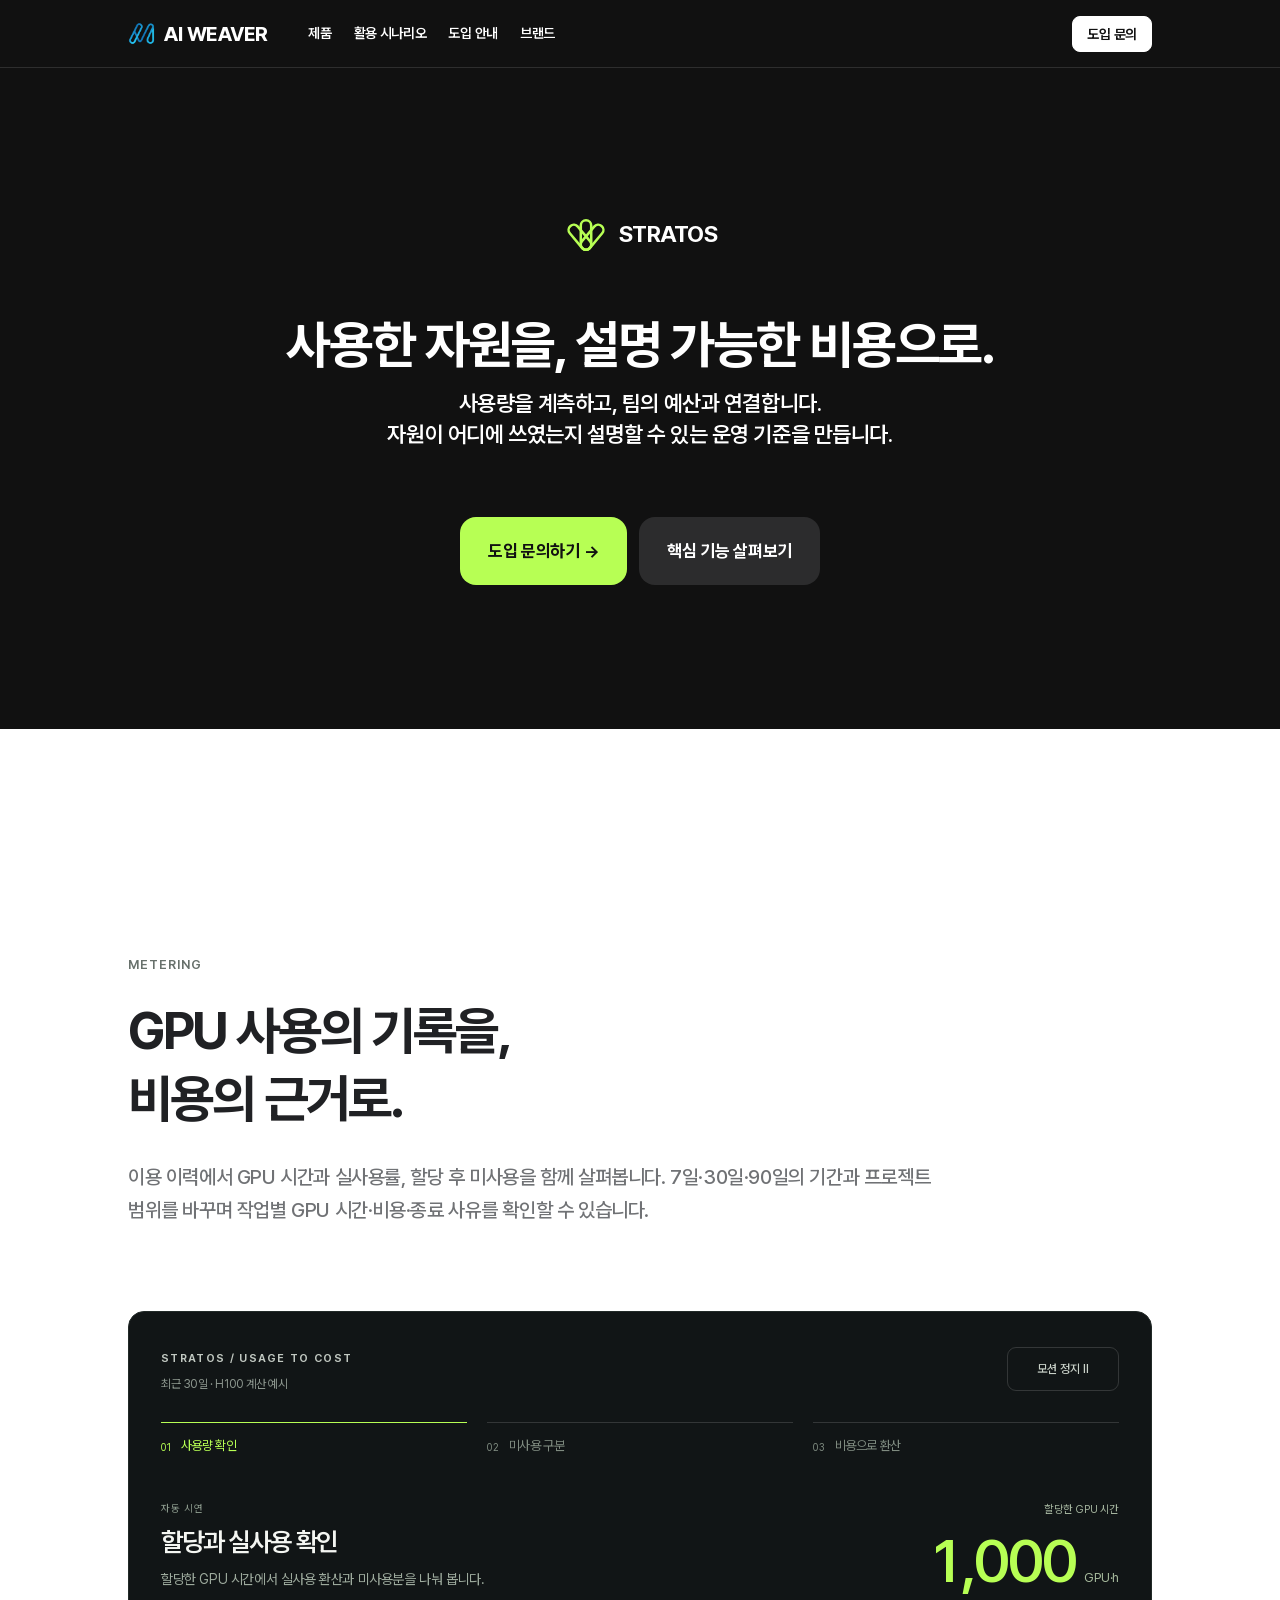
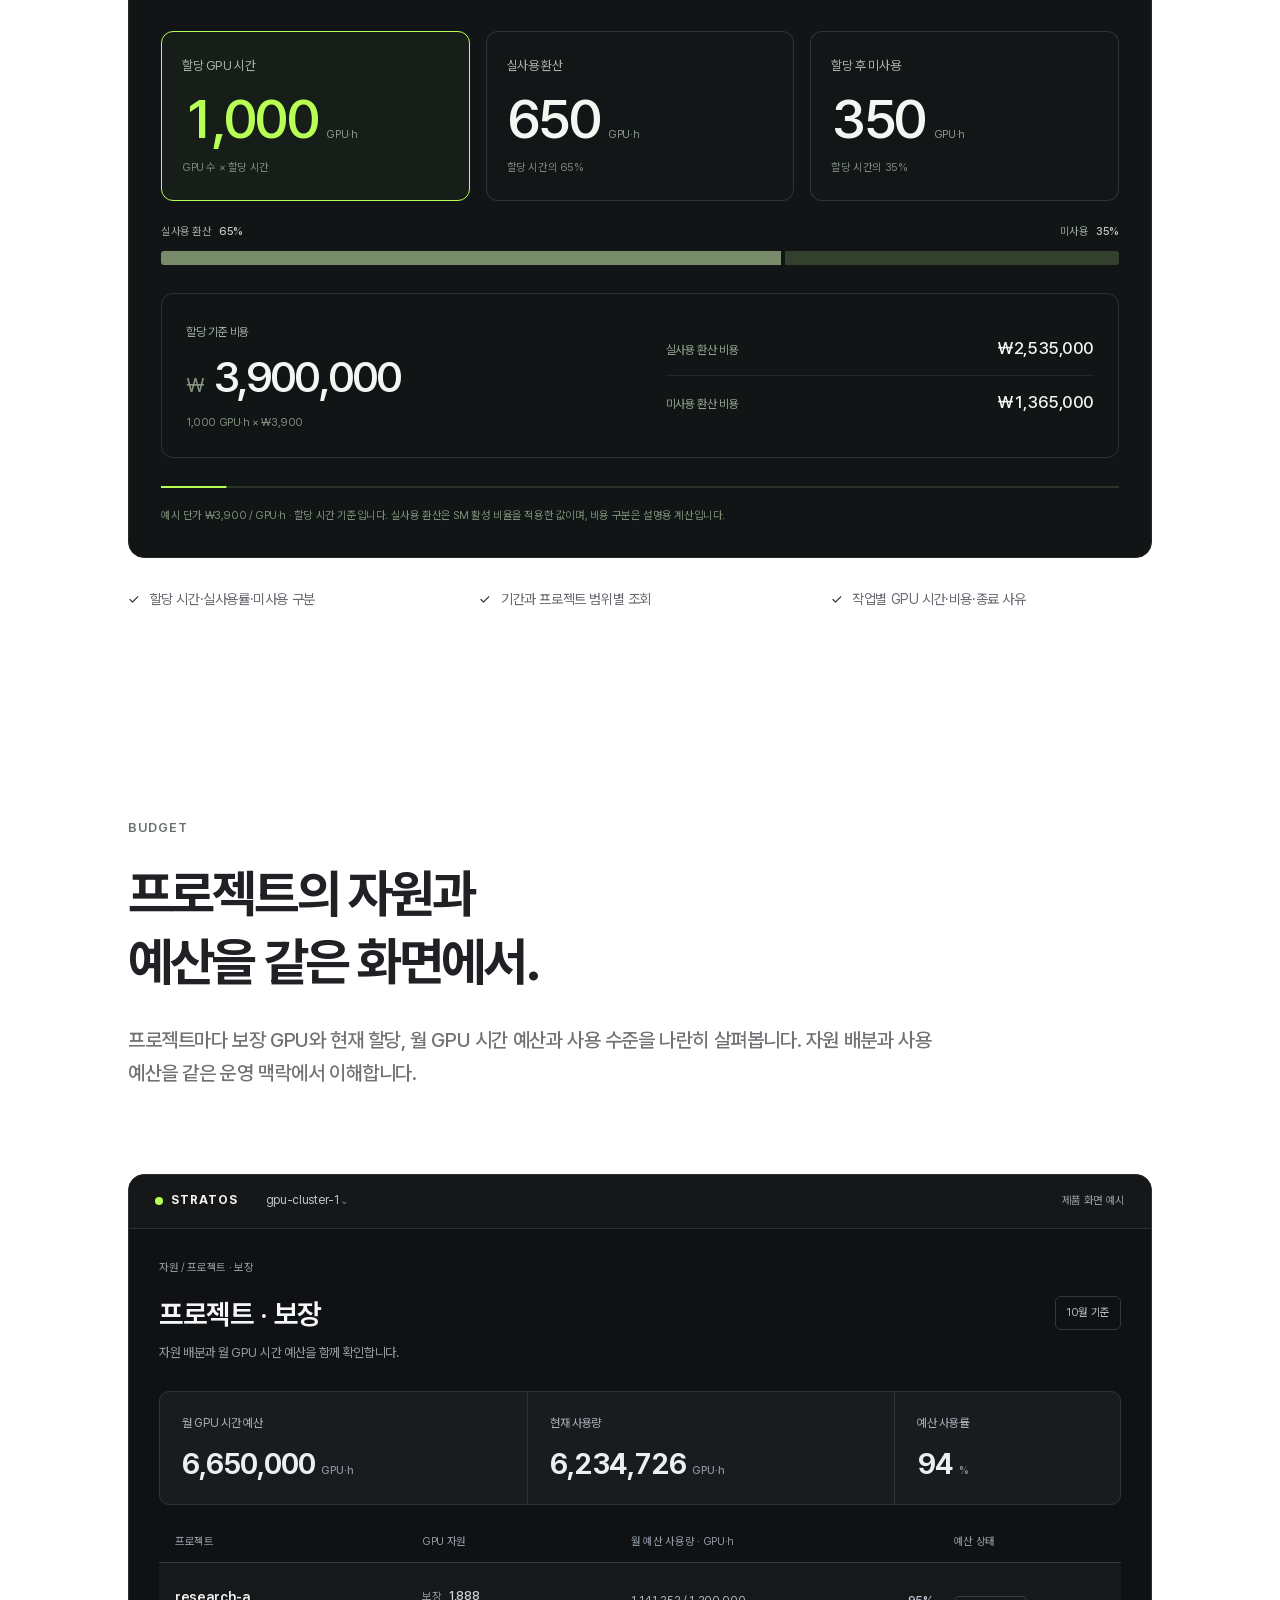
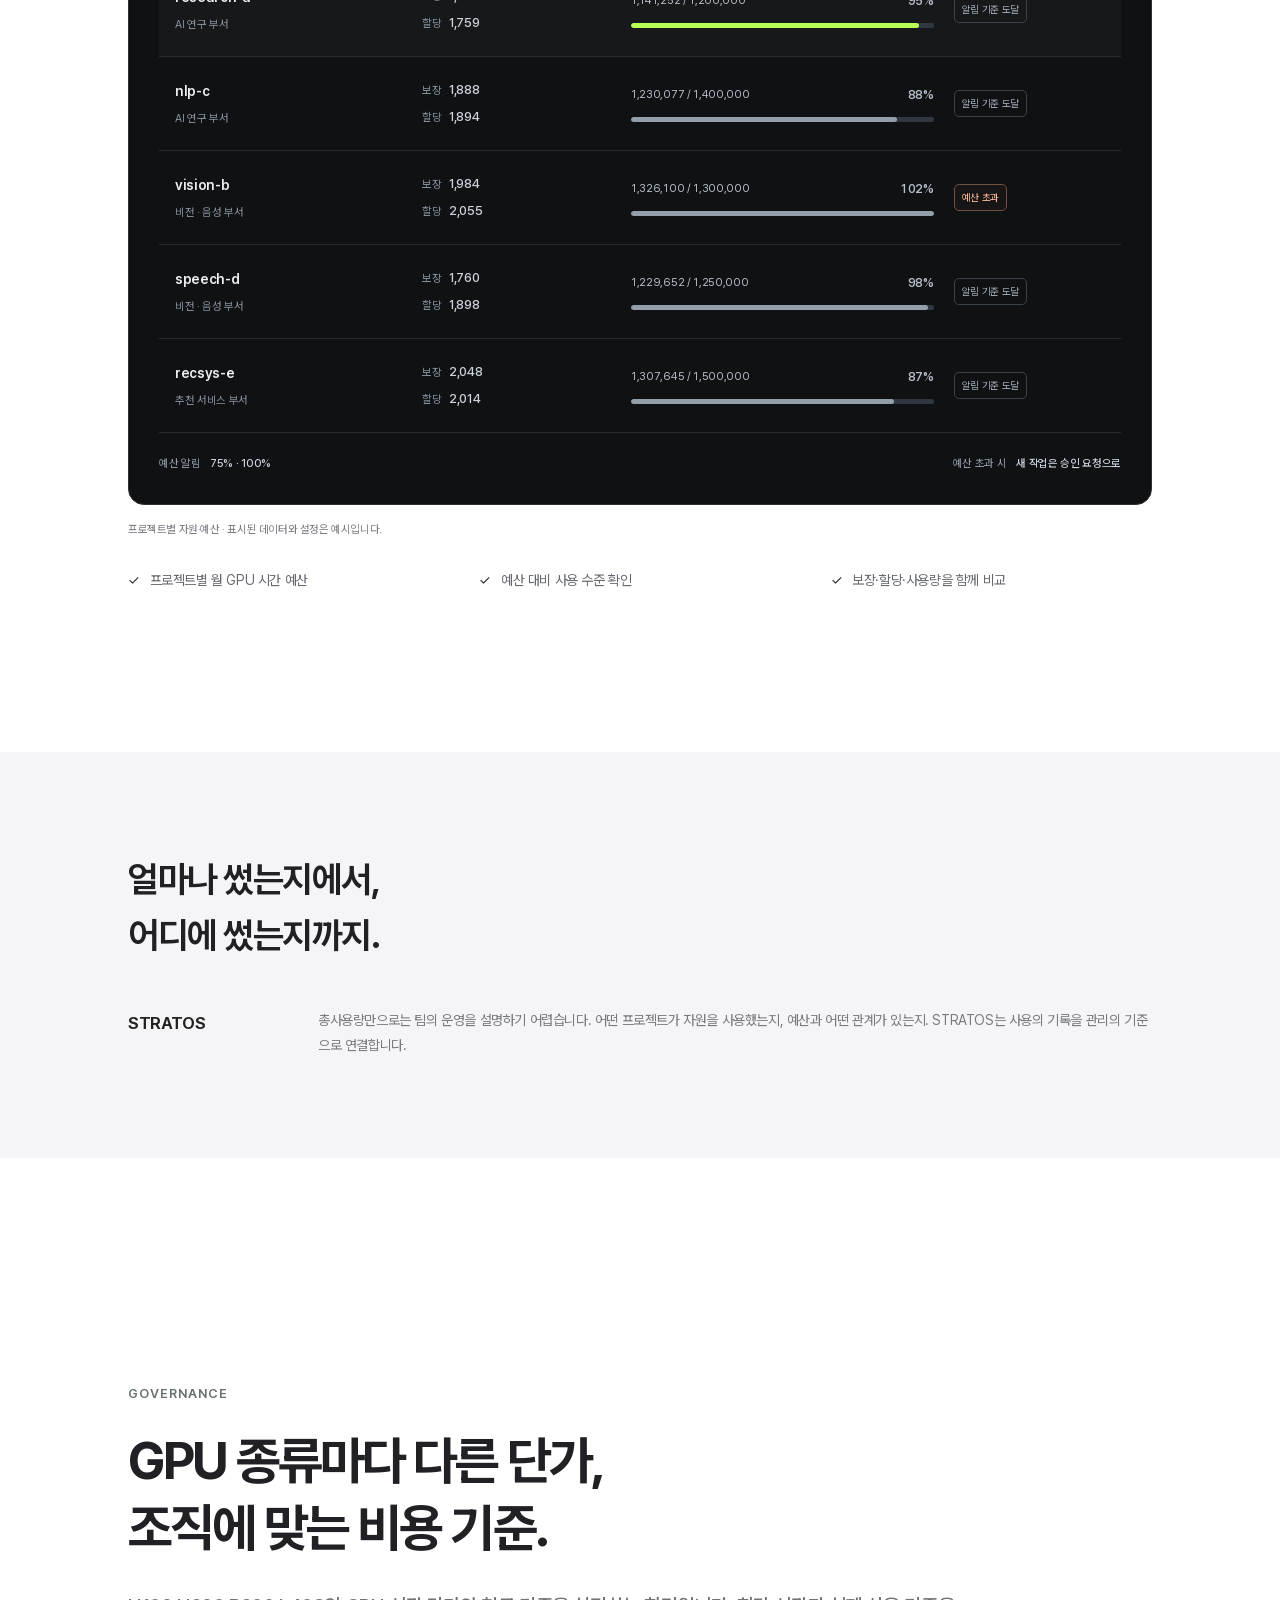
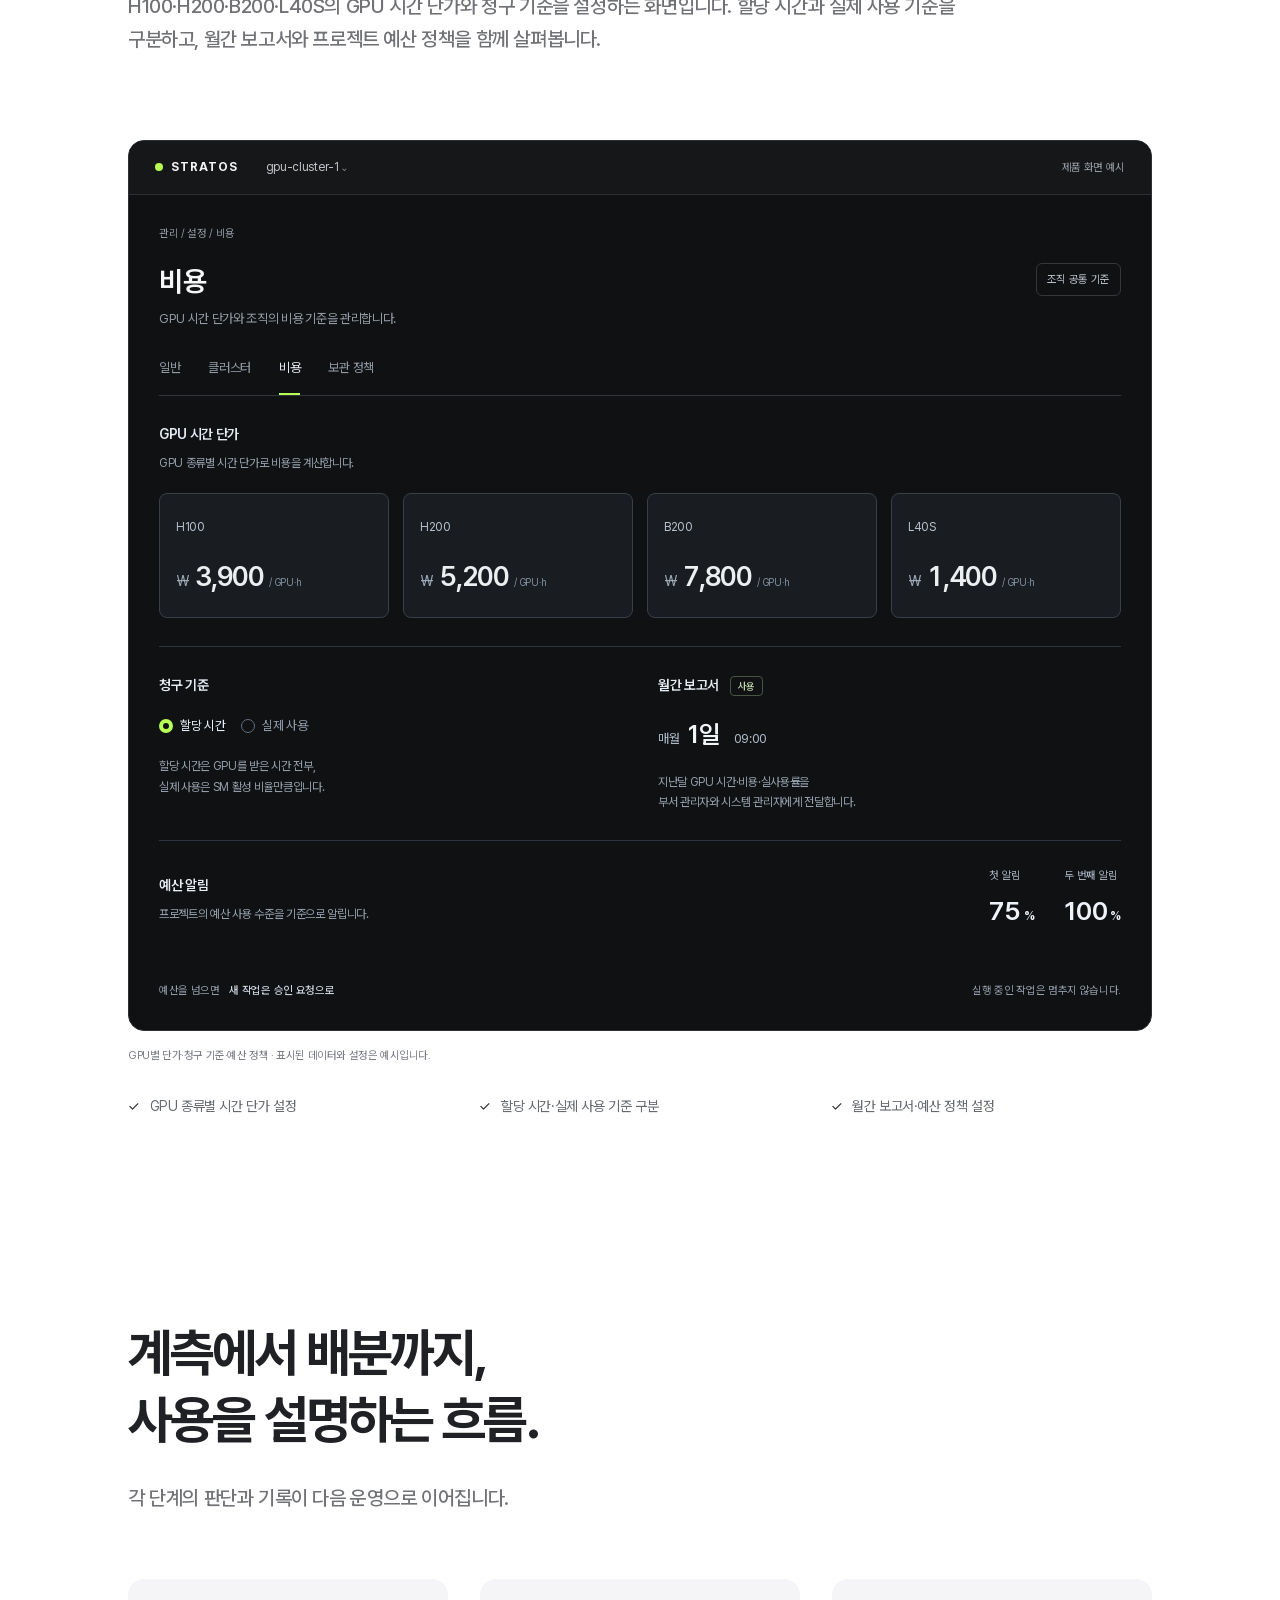
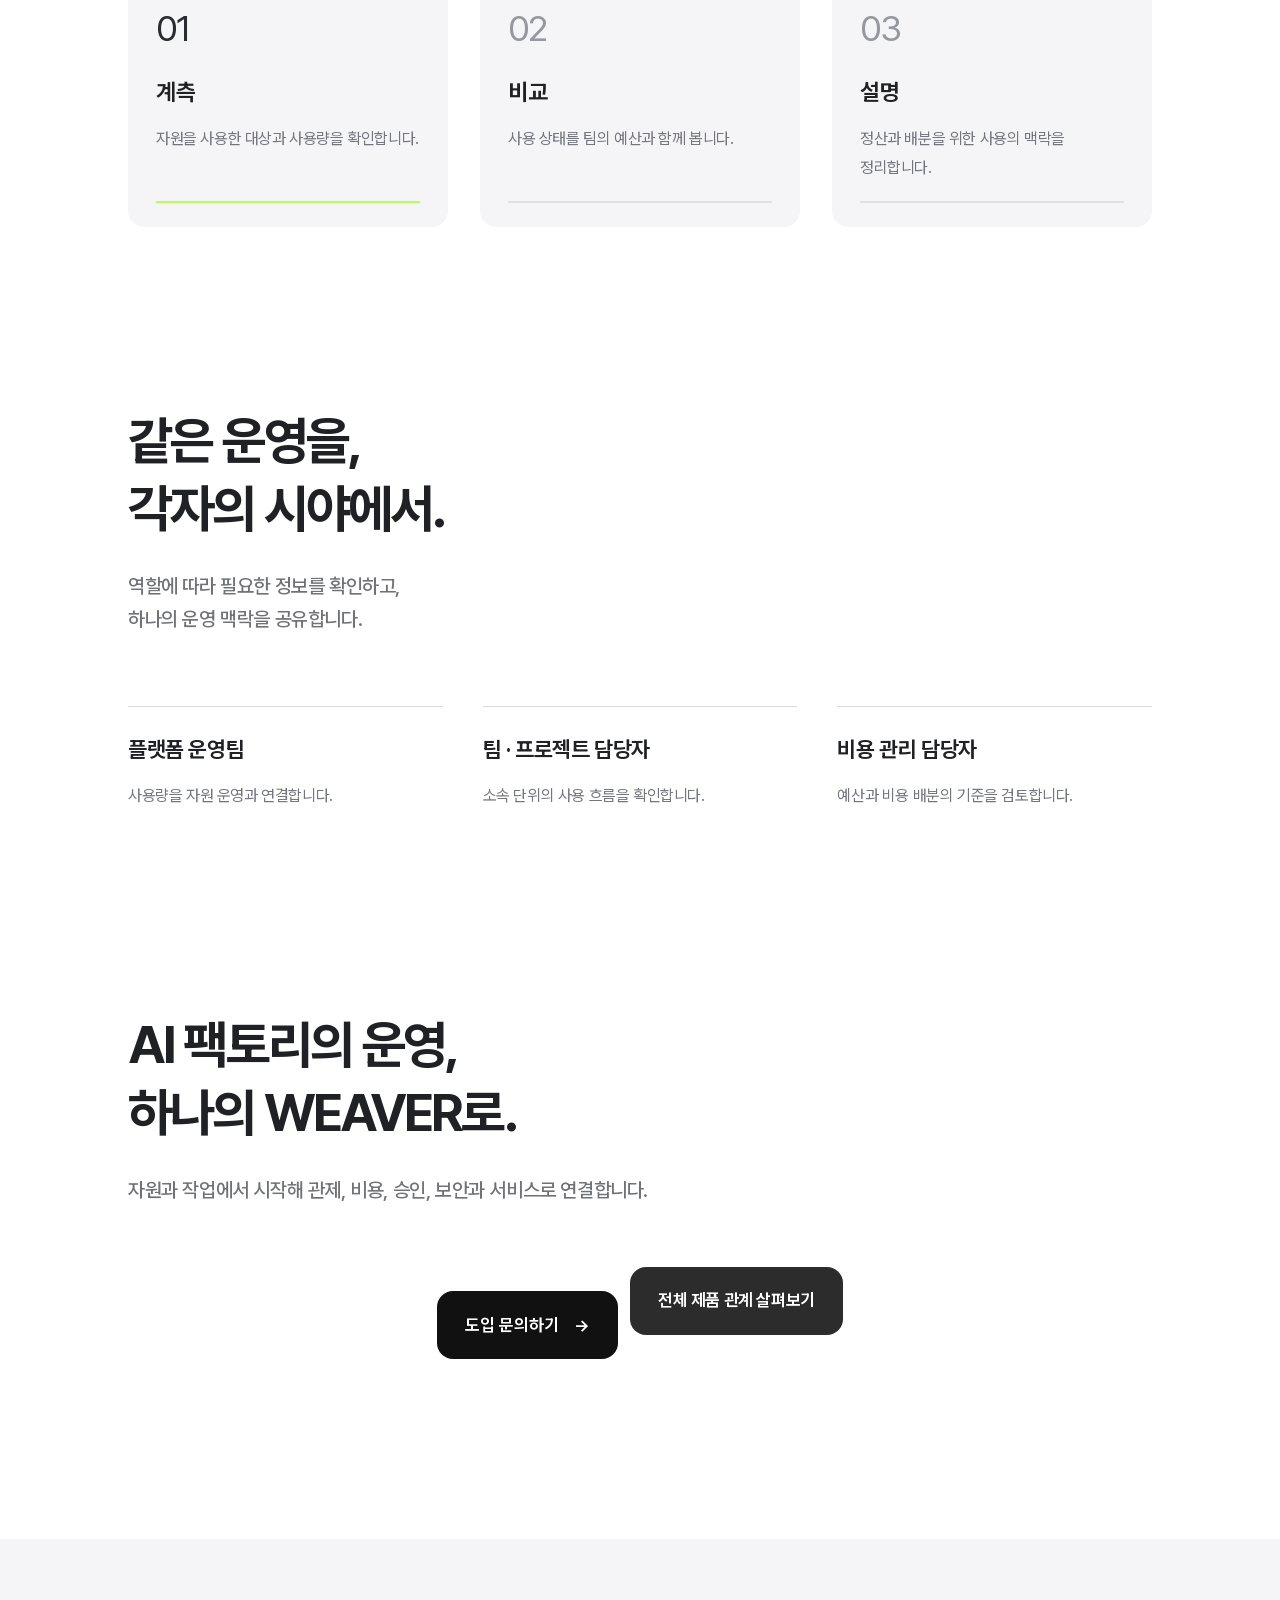
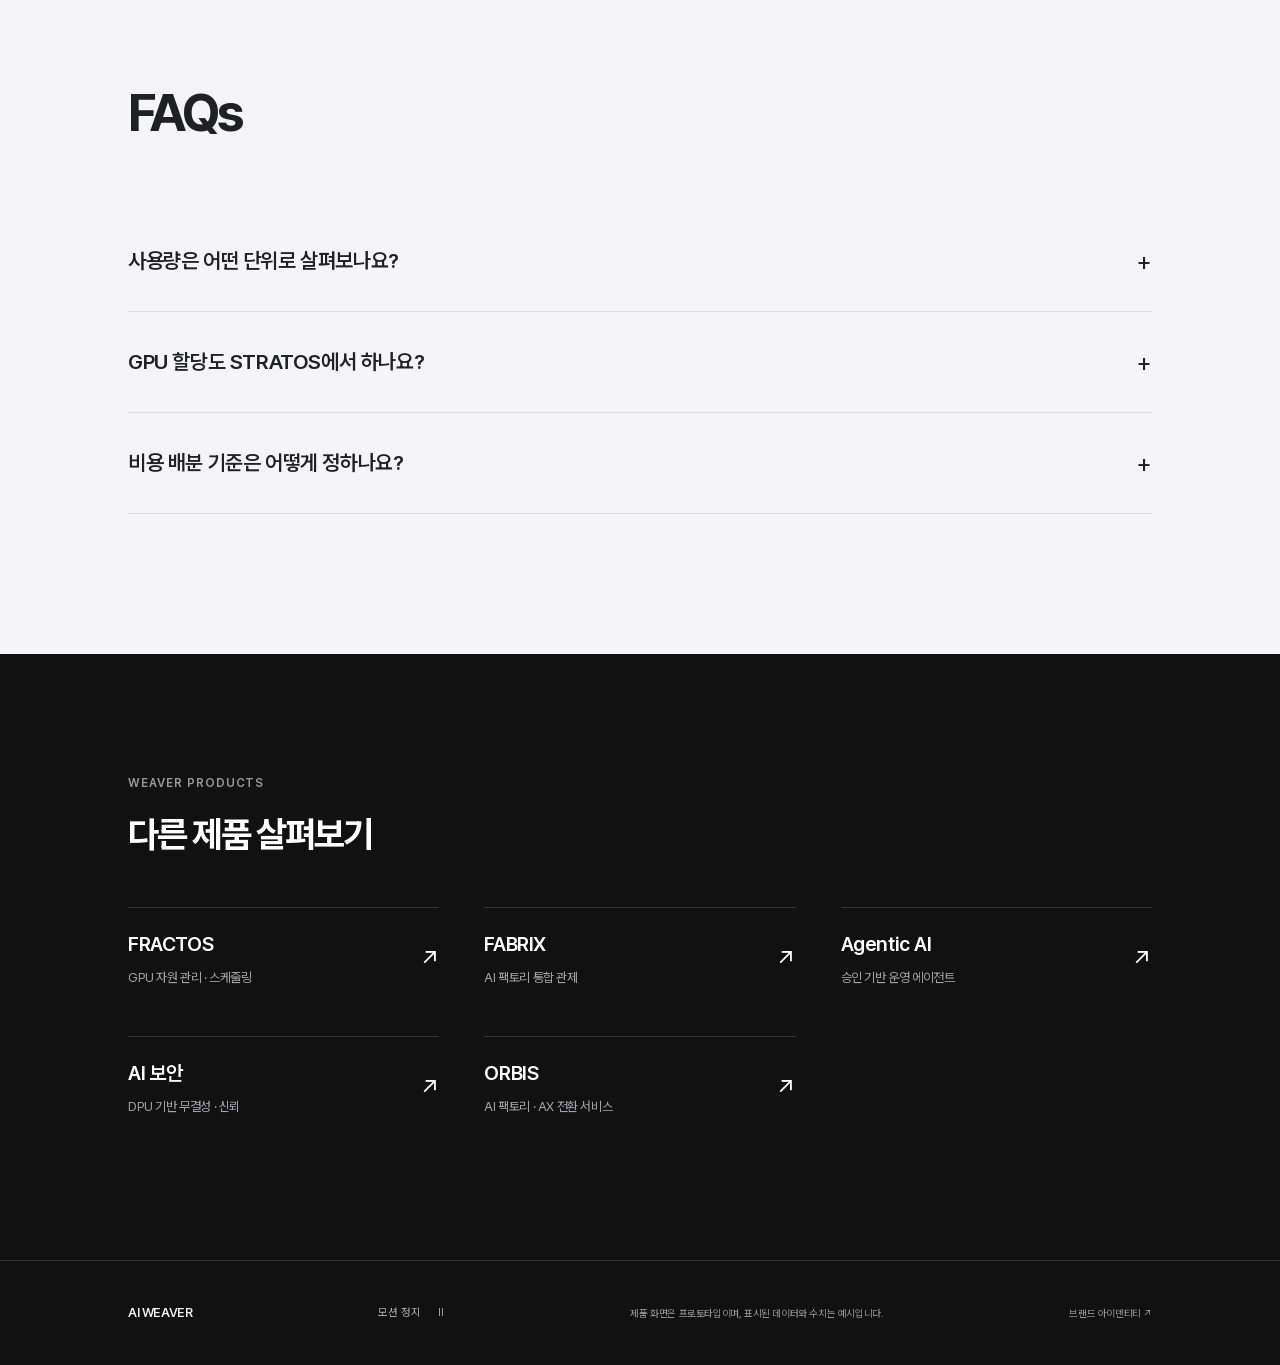
<file: product-stratos.html>
<!doctype html><html lang="ko"><head><meta charset="utf-8"><meta name="viewport" content="width=device-width,initial-scale=1"><meta name="theme-color" content="#111111"><title>STRATOS — 거버넌스 · 미터링 | AI WEAVER</title><meta name="description" content="사용량을 계측하고, 팀의 예산과 연결합니다. 자원이 어디에 쓰였는지 설명할 수 있는 운영 기준을 만듭니다."><link rel="stylesheet" href="weaver-products.css?v=4c7e13344c"><link rel="preload" href="weaver-pretendard.woff2" as="font" type="font/woff2" crossorigin><script src="weaver-anime.js" defer></script><script src="weaver-products.js?v=4c7e13344c" defer></script><link rel="stylesheet" href="weaver-inquiry.css?v=20261109"><script src="weaver-inquiry.js?v=20261109" defer></script></head><body class="product-page detail-layout product-stratos" style="--accent:#b7ff54" data-product="stratos"><a class="skip-link" href="#overview">본문으로 건너뛰기</a><svg xmlns="http://www.w3.org/2000/svg" aria-hidden="true" focusable="false" width="0" height="0" style="position:absolute;overflow:hidden;pointer-events:none"><symbol id="weaver-mark-fractos" viewBox="0 0 100 100" fill="currentColor"><g transform="translate(50 50) rotate(26) scale(1.05)"><g class="loop-unit" data-loop-target="translate(-16 0) rotate(0) scale(1)" transform="translate(-16 0) rotate(0) scale(1)"><path d="M0 -33.619048a13.619048 13.619048 0 0 1 13.619048 13.619048v40a13.619048 13.619048 0 0 1 -27.238096 0v-40a13.619048 13.619048 0 0 1 13.619048 -13.619048ZM0 -28.380952a8.380952 8.380952 0 0 1 8.380952 8.380952v40a8.380952 8.380952 0 0 1 -16.761904 0v-40a8.380952 8.380952 0 0 1 8.380952 -8.380952Z" fill-rule="evenodd"/></g><g class="loop-unit" data-loop-target="translate(16 0) rotate(0) scale(1)" transform="translate(16 0) rotate(0) scale(1)"><path d="M0 -33.619048a13.619048 13.619048 0 0 1 13.619048 13.619048v40a13.619048 13.619048 0 0 1 -27.238096 0v-40a13.619048 13.619048 0 0 1 13.619048 -13.619048ZM0 -28.380952a8.380952 8.380952 0 0 1 8.380952 8.380952v40a8.380952 8.380952 0 0 1 -16.761904 0v-40a8.380952 8.380952 0 0 1 8.380952 -8.380952Z" fill-rule="evenodd"/></g></g></symbol><symbol id="weaver-mark-fabrix" viewBox="0 0 100 100" fill="currentColor"><g transform="translate(50 50) rotate(0) scale(1.38)"><g class="loop-unit" data-loop-target="translate(0 0) rotate(-45) scale(1)" transform="translate(0 0) rotate(-45) scale(1)"><path d="M0 -30.362319a10.362319 10.362319 0 0 1 10.362319 10.362319v40a10.362319 10.362319 0 0 1 -20.724638 0v-40a10.362319 10.362319 0 0 1 10.362319 -10.362319ZM0 -26.376812a6.376812 6.376812 0 0 1 6.376812 6.376812v40a6.376812 6.376812 0 0 1 -12.753624 0v-40a6.376812 6.376812 0 0 1 6.376812 -6.376812Z" fill-rule="evenodd"/></g><g class="loop-unit" data-loop-target="translate(0 0) rotate(45) scale(1)" transform="translate(0 0) rotate(45) scale(1)"><path d="M0 -30.362319a10.362319 10.362319 0 0 1 10.362319 10.362319v40a10.362319 10.362319 0 0 1 -20.724638 0v-40a10.362319 10.362319 0 0 1 10.362319 -10.362319ZM0 -26.376812a6.376812 6.376812 0 0 1 6.376812 6.376812v40a6.376812 6.376812 0 0 1 -12.753624 0v-40a6.376812 6.376812 0 0 1 6.376812 -6.376812Z" fill-rule="evenodd"/></g></g></symbol><symbol id="weaver-mark-stratos" viewBox="0 0 100 100" fill="currentColor"><g transform="translate(50 50) rotate(0) scale(1.03)"><g class="loop-unit" data-loop-target="translate(-12.856 4.679) rotate(-40) scale(1)" transform="translate(-12.856 4.679) rotate(-40) scale(1)"><path d="M0 -33.669903a13.669903 13.669903 0 0 1 13.669903 13.669903v40a13.669903 13.669903 0 0 1 -27.339806 0v-40a13.669903 13.669903 0 0 1 13.669903 -13.669903ZM0 -28.330097a8.330097 8.330097 0 0 1 8.330097 8.330097v40a8.330097 8.330097 0 0 1 -16.660194 0v-40a8.330097 8.330097 0 0 1 8.330097 -8.330097Z" fill-rule="evenodd"/></g><g class="loop-unit" data-loop-target="translate(0 0) rotate(0) scale(1)" transform="translate(0 0) rotate(0) scale(1)"><path d="M0 -33.669903a13.669903 13.669903 0 0 1 13.669903 13.669903v40a13.669903 13.669903 0 0 1 -27.339806 0v-40a13.669903 13.669903 0 0 1 13.669903 -13.669903ZM0 -28.330097a8.330097 8.330097 0 0 1 8.330097 8.330097v40a8.330097 8.330097 0 0 1 -16.660194 0v-40a8.330097 8.330097 0 0 1 8.330097 -8.330097Z" fill-rule="evenodd"/></g><g class="loop-unit" data-loop-target="translate(12.856 4.679) rotate(40) scale(1)" transform="translate(12.856 4.679) rotate(40) scale(1)"><path d="M0 -33.669903a13.669903 13.669903 0 0 1 13.669903 13.669903v40a13.669903 13.669903 0 0 1 -27.339806 0v-40a13.669903 13.669903 0 0 1 13.669903 -13.669903ZM0 -28.330097a8.330097 8.330097 0 0 1 8.330097 8.330097v40a8.330097 8.330097 0 0 1 -16.660194 0v-40a8.330097 8.330097 0 0 1 8.330097 -8.330097Z" fill-rule="evenodd"/></g></g></symbol><symbol id="weaver-mark-agentic" viewBox="0 0 100 100" fill="currentColor"><g transform="translate(50 50) rotate(0) scale(1.16)"><g class="loop-unit" data-loop-target="translate(10.392 0.34) rotate(-30) scale(1)" transform="translate(10.392 0.34) rotate(-30) scale(1)"><path d="M0 -33.37069a13.37069 13.37069 0 0 1 13.37069 13.37069v40a13.37069 13.37069 0 0 1 -26.74138 0v-40a13.37069 13.37069 0 0 1 13.37069 -13.37069ZM0 -28.62931a8.62931 8.62931 0 0 1 8.62931 8.62931v40a8.62931 8.62931 0 0 1 -17.25862 0v-40a8.62931 8.62931 0 0 1 8.62931 -8.62931Z" fill-rule="evenodd"/></g><g class="loop-unit" data-loop-target="translate(-10.392 0.34) rotate(30) scale(1)" transform="translate(-10.392 0.34) rotate(30) scale(1)"><path d="M0 -33.37069a13.37069 13.37069 0 0 1 13.37069 13.37069v40a13.37069 13.37069 0 0 1 -26.74138 0v-40a13.37069 13.37069 0 0 1 13.37069 -13.37069ZM0 -28.62931a8.62931 8.62931 0 0 1 8.62931 8.62931v40a8.62931 8.62931 0 0 1 -17.25862 0v-40a8.62931 8.62931 0 0 1 8.62931 -8.62931Z" fill-rule="evenodd"/></g></g></symbol><symbol id="weaver-mark-security" viewBox="0 0 100 100" fill="currentColor"><g transform="translate(50 50) rotate(26) scale(1.26)"><g class="loop-unit" data-loop-target="translate(0 0) rotate(0) scale(1)" transform="translate(0 0) rotate(0) scale(1)"><path d="M0 -33.18254a13.18254 13.18254 0 0 1 13.18254 13.18254v40a13.18254 13.18254 0 0 1 -26.36508 0v-40a13.18254 13.18254 0 0 1 13.18254 -13.18254ZM0 -28.81746a8.81746 8.81746 0 0 1 8.81746 8.81746v40a8.81746 8.81746 0 0 1 -17.63492 0v-40a8.81746 8.81746 0 0 1 8.81746 -8.81746Z" fill-rule="evenodd"/></g><g class="loop-unit" data-loop-target="translate(0 0) rotate(0) scale(0.4)" transform="translate(0 0) rotate(0) scale(0.4)"><path d="M0 -36.456349a16.456349 16.456349 0 0 1 16.456349 16.456349v40a16.456349 16.456349 0 0 1 -32.912698 0v-40a16.456349 16.456349 0 0 1 16.456349 -16.456349ZM0 -25.543651a5.543651 5.543651 0 0 1 5.543651 5.543651v40a5.543651 5.543651 0 0 1 -11.087302 0v-40a5.543651 5.543651 0 0 1 5.543651 -5.543651Z" fill-rule="evenodd"/></g></g></symbol><symbol id="weaver-mark-orbis" viewBox="0 0 100 100" fill="currentColor"><g class="loop-unit" transform="translate(50 25) rotate(90)"><path d="M0 -24.45a10.45 10.45 0 0 1 10.45 10.45v28a10.45 10.45 0 0 1 -20.9 0v-28a10.45 10.45 0 0 1 10.45 -10.45ZM0 -18.95a4.95 4.95 0 0 1 4.95 4.95v28a4.95 4.95 0 0 1 -9.9 0v-28a4.95 4.95 0 0 1 4.95 -4.95Z" fill-rule="evenodd"/></g><g class="loop-unit" transform="translate(75 50) rotate(0)"><path d="M0 -24.45a10.45 10.45 0 0 1 10.45 10.45v28a10.45 10.45 0 0 1 -20.9 0v-28a10.45 10.45 0 0 1 10.45 -10.45ZM0 -18.95a4.95 4.95 0 0 1 4.95 4.95v28a4.95 4.95 0 0 1 -9.9 0v-28a4.95 4.95 0 0 1 4.95 -4.95Z" fill-rule="evenodd"/></g><g class="loop-unit" transform="translate(50 75) rotate(90)"><path d="M0 -24.45a10.45 10.45 0 0 1 10.45 10.45v28a10.45 10.45 0 0 1 -20.9 0v-28a10.45 10.45 0 0 1 10.45 -10.45ZM0 -18.95a4.95 4.95 0 0 1 4.95 4.95v28a4.95 4.95 0 0 1 -9.9 0v-28a4.95 4.95 0 0 1 4.95 -4.95Z" fill-rule="evenodd"/></g><g class="loop-unit" transform="translate(25 50) rotate(0)"><path d="M0 -24.45a10.45 10.45 0 0 1 10.45 10.45v28a10.45 10.45 0 0 1 -20.9 0v-28a10.45 10.45 0 0 1 10.45 -10.45ZM0 -18.95a4.95 4.95 0 0 1 4.95 4.95v28a4.95 4.95 0 0 1 -9.9 0v-28a4.95 4.95 0 0 1 4.95 -4.95Z" fill-rule="evenodd"/></g></symbol></svg><header class="product-header weaver-gnb" data-weaver-gnb>
 <div class="weaver-gnb-bar"><a class="weaver-gnb-logo" href="./?v=4c7e13344c" aria-label="AI WEAVER 홈"><img src="weaver-logo.svg" alt=""><span>AI WEAVER</span></a>
 <nav class="weaver-gnb-triggers" aria-label="주 메뉴"><button type="button" class="weaver-gnb-toggle" aria-expanded="false" aria-controls="weaver-product-menu" aria-label="제품 메뉴 열기"><span>제품</span><svg viewBox="0 0 24 24" aria-hidden="true"><path d="M5 7h14M5 12h14M5 17h14"/></svg></button><a class="weaver-gnb-scenarios" href="scenarios.html?v=4c7e13344c">활용 시나리오</a><a class="weaver-gnb-adoption" href="adoption.html?v=4c7e13344c">도입 안내</a><a class="weaver-gnb-brand" href="brand.html?v=4c7e13344c">브랜드</a></nav><button type="button" class="weaver-gnb-inquiry" data-inquiry>도입 문의</button></div>
 <button class="weaver-gnb-backdrop" aria-label="제품 메뉴 닫기" tabindex="-1" hidden></button>
 <div class="weaver-gnb-panel" id="weaver-product-menu" hidden><div class="weaver-gnb-content"><div class="weaver-gnb-mobile-explore"><a href="scenarios.html?v=4c7e13344c">활용 시나리오 <span aria-hidden="true">↗</span></a><a href="adoption.html?v=4c7e13344c">도입 안내 <span aria-hidden="true">↗</span></a></div><div class="weaver-gnb-primary"><h3>Products</h3><a href="product-fractos.html?v=4c7e13344c"><span>GPU 자원 관리</span></a><a href="product-fabrix.html?v=4c7e13344c"><span>인프라 통합 관제</span></a><a href="product-stratos.html?v=4c7e13344c" aria-current="page"><span>사용량·비용 관리</span></a><a href="product-agentic.html?v=4c7e13344c"><span>운영 요청·승인</span></a><a href="product-security.html?v=4c7e13344c"><span>인프라 보안</span></a><a href="product-orbis.html?v=4c7e13344c"><span>AI 팩토리 구축</span></a></div><div class="weaver-gnb-groups"><section class="weaver-gnb-group" aria-labelledby="gnb-fractos"><h3 id="gnb-fractos">FRACTOS</h3><a href="product-fractos.html?v=4c7e13344c#feature-1">GPU 할당·회수</a><a href="product-fractos.html?v=4c7e13344c#feature-2">작업·대기열 관리</a><a href="product-fractos.html?v=4c7e13344c#feature-3">프로젝트 자원 보장</a></section><section class="weaver-gnb-group" aria-labelledby="gnb-fabrix"><h3 id="gnb-fabrix">FABRIX</h3><a href="product-fabrix.html?v=4c7e13344c#feature-1">클러스터 상태 보기</a><a href="product-fabrix.html?v=4c7e13344c#feature-2">문제·조치 연결</a><a href="product-fabrix.html?v=4c7e13344c#feature-3">운영 대상 탐색</a></section><section class="weaver-gnb-group" aria-labelledby="gnb-stratos"><h3 id="gnb-stratos">STRATOS</h3><a href="product-stratos.html?v=4c7e13344c#feature-1">GPU 사용량·비용</a><a href="product-stratos.html?v=4c7e13344c#feature-2">프로젝트 예산</a><a href="product-stratos.html?v=4c7e13344c#feature-3">GPU별 단가 설정</a></section><section class="weaver-gnb-group" aria-labelledby="gnb-agentic"><h3 id="gnb-agentic">Agentic AI</h3><a href="product-agentic.html?v=4c7e13344c#feature-1">요청과 작업 제안</a><a href="product-agentic.html?v=4c7e13344c#feature-2">검토·승인 흐름</a><a href="product-agentic.html?v=4c7e13344c#feature-3">역할·실행 범위</a></section><section class="weaver-gnb-group" aria-labelledby="gnb-security"><h3 id="gnb-security">AI 보안</h3><a href="product-security.html?v=4c7e13344c#feature-1">DPU 무결성 확인</a><a href="product-security.html?v=4c7e13344c#feature-2">대상별 보호 상태</a><a href="product-security.html?v=4c7e13344c#feature-3">변경·승인 기록</a></section><section class="weaver-gnb-group" aria-labelledby="gnb-orbis"><h3 id="gnb-orbis">ORBIS</h3><a href="product-orbis.html?v=4c7e13344c#feature-1">요구 분석·설계</a><a href="product-orbis.html?v=4c7e13344c#feature-2">구축 이후 운영</a><a href="product-orbis.html?v=4c7e13344c#feature-3">운영 개선·AX 전환</a></section></div><a class="weaver-gnb-mobile-brand" href="brand.html?v=4c7e13344c">WEAVER 브랜드 <span aria-hidden="true">↗</span></a></div></div>
 </header><main>
<section class="detail-hero reference-hero" id="overview" aria-labelledby="product-title"><div class="reference-header-space" aria-hidden="true"></div><div class="reference-hero-content"><div class="reference-lockup"><span class="reference-symbol" aria-hidden="true"><svg class="hero-symbol" viewBox="0 0 100 100" aria-hidden="true" ><use href="#weaver-mark-stratos"/></svg></span><span class="reference-product-name">STRATOS</span></div><div class="reference-hero-message"><h1 id="product-title">사용한 자원을, 설명 가능한 비용으로.</h1><p class="reference-hero-description">사용량을 계측하고, 팀의 예산과 연결합니다.<br>자원이 어디에 쓰였는지 설명할 수 있는 운영 기준을 만듭니다.</p></div><div class="detail-actions reference-hero-actions"><button type="button" class="detail-primary" data-inquiry>도입 문의하기 <span aria-hidden="true">→</span></button><a class="detail-secondary" href="#feature-1">핵심 기능 살펴보기</a></div></div></section>
<section class="detail-feature" aria-labelledby="feature-title-1"><div class="detail-container"><div class="feature-copy" id="feature-1"><p class="detail-kicker">METERING</p><h2 id="feature-title-1">GPU 사용의 기록을,<br>비용의 근거로.</h2><p class="detail-description">이용 이력에서 GPU 시간과 실사용률, 할당 후 미사용을 함께 살펴봅니다. 7일·30일·90일의 기간과 프로젝트 범위를 바꾸며 작업별 GPU 시간·비용·종료 사유를 확인할 수 있습니다.</p></div><figure class="stratos-meter" data-stratos-meter data-phase="0" aria-label="STRATOS 사용량과 비용 자동 시연">
<div class="stratos-meter-top"><div><span class="stratos-meter-brand">STRATOS / USAGE TO COST</span><p>최근 30일 · H100 계산 예시</p></div><button type="button" class="stratos-meter-pause" data-motion-control aria-pressed="false">모션 정지 <span aria-hidden="true">Ⅱ</span></button></div>
<ol class="stratos-meter-steps" aria-label="자동 시연 순서"><li data-meter-step="0" aria-current="step"><span>01</span>사용량 확인</li><li data-meter-step="1"><span>02</span>미사용 구분</li><li data-meter-step="2"><span>03</span>비용으로 환산</li></ol>
<div class="stratos-meter-story"><span data-meter-mode>자동 시연</span><h3 data-meter-title>할당과 실사용 확인</h3><p data-meter-copy>할당한 GPU 시간에서 실사용 환산과 미사용분을 나눠 봅니다.</p><div class="meter-focal"><span data-meter-focus-label>할당한 GPU 시간</span><div><strong data-meter-focus-number>1,000</strong><small data-meter-focus-unit>GPU·h</small></div></div></div>
<div class="stratos-meter-numbers"><dl class="meter-metric metric-all" data-meter-focus="0"><dt>할당 GPU 시간</dt><dd><span data-meter-value="allocated">1,000</span><small>GPU·h</small></dd><dd class="meter-note">GPU 수 × 할당 시간</dd></dl><dl class="meter-metric metric-used"><dt>실사용 환산</dt><dd><span data-meter-value="used">650</span><small>GPU·h</small></dd><dd class="meter-note">할당 시간의 65%</dd></dl><dl class="meter-metric metric-idle" data-meter-focus="1"><dt>할당 후 미사용</dt><dd><span data-meter-value="idle">350</span><small>GPU·h</small></dd><dd class="meter-note">할당 시간의 35%</dd></dl></div>
<div class="stratos-meter-split"><div class="meter-split-labels"><span>실사용 환산 <b>65%</b></span><span>미사용 <b>35%</b></span></div><div class="meter-split-bar" role="img" aria-label="실사용 환산 65%, 할당 후 미사용 35%"><span class="split-used"></span><span class="split-idle"></span></div></div>
<div class="stratos-meter-cost" data-meter-focus="2"><div class="meter-cost-total"><span>할당 기준 비용</span><div><small>₩</small><strong data-meter-value="totalCost">3,900,000</strong></div><p><span data-meter-value="allocatedFormula">1,000</span> GPU·h × ₩3,900</p></div><div class="meter-cost-parts"><div><span>실사용 환산 비용</span><b>₩<span data-meter-value="usedCost">2,535,000</span></b></div><div class="meter-idle-cost"><span>미사용 환산 비용</span><b>₩<span data-meter-value="idleCost">1,365,000</span></b></div></div></div>
<div class="stratos-meter-progress" aria-hidden="true"><i data-meter-progress></i></div>
<figcaption><p>예시 단가 ₩3,900 / GPU·h · 할당 시간 기준입니다. 실사용 환산은 SM 활성 비율을 적용한 값이며, 비용 구분은 설명용 계산입니다.</p></figcaption>
</figure><ul class="detail-points"><li><span aria-hidden="true">✓</span>할당 시간·실사용률·미사용 구분</li><li><span aria-hidden="true">✓</span>기간과 프로젝트 범위별 조회</li><li><span aria-hidden="true">✓</span>작업별 GPU 시간·비용·종료 사유</li></ul></div></section><section class="detail-feature" aria-labelledby="feature-title-2"><div class="detail-container"><div class="feature-copy" id="feature-2"><p class="detail-kicker">BUDGET</p><h2 id="feature-title-2">프로젝트의 자원과<br>예산을 같은 화면에서.</h2><p class="detail-description">프로젝트마다 보장 GPU와 현재 할당, 월 GPU 시간 예산과 사용 수준을 나란히 살펴봅니다. 자원 배분과 사용 예산을 같은 운영 맥락에서 이해합니다.</p></div><figure class="stratos-product-exhibit exhibit-budget" aria-label="프로젝트 · 보장 제품 화면 예시"><div class="exhibit-app" data-motion-visual>
<div class="exhibit-topline"><span><i aria-hidden="true"></i>STRATOS</span><span>gpu-cluster-1 <span aria-hidden="true">⌄</span></span><small>제품 화면 예시</small></div>
<div class="exhibit-body"><div class="exhibit-breadcrumb">자원 / 프로젝트 · 보장</div><div class="exhibit-heading"><div><h3>프로젝트 · 보장</h3><p>자원 배분과 월 GPU 시간 예산을 함께 확인합니다.</p></div><span class="exhibit-scope">10월 기준</span></div><div class="exhibit-summary"><div><span>월 GPU 시간 예산</span><strong>6,650,000<small>GPU·h</small></strong></div><div><span>현재 사용량</span><strong>6,234,726<small>GPU·h</small></strong></div><div><span>예산 사용률</span><strong>94<small>%</small></strong></div></div><div class="exhibit-project-table"><div class="exhibit-project-labels"><span>프로젝트</span><span>GPU 자원</span><span>월 예산 사용량 · GPU·h</span><span>예산 상태</span></div><div class="exhibit-project-row" data-step="0"><div class="exhibit-project-name"><b>research-a</b><span>AI 연구 부서</span></div><div class="exhibit-resource"><span>보장 <b>1,888</b></span><span>할당 <b>1,759</b></span></div><div class="exhibit-project-budget"><div><span>1,141,252 / 1,200,000</span><b>95%</b></div><div class="exhibit-budget-track" role="img" aria-label="research-a 예산 사용률 95%"><i style="width:95%"></i></div></div><span class="exhibit-budget-state ">알림 기준 도달</span></div><div class="exhibit-project-row" data-step="1"><div class="exhibit-project-name"><b>nlp-c</b><span>AI 연구 부서</span></div><div class="exhibit-resource"><span>보장 <b>1,888</b></span><span>할당 <b>1,894</b></span></div><div class="exhibit-project-budget"><div><span>1,230,077 / 1,400,000</span><b>88%</b></div><div class="exhibit-budget-track" role="img" aria-label="nlp-c 예산 사용률 88%"><i style="width:88%"></i></div></div><span class="exhibit-budget-state ">알림 기준 도달</span></div><div class="exhibit-project-row" data-step="2"><div class="exhibit-project-name"><b>vision-b</b><span>비전 · 음성 부서</span></div><div class="exhibit-resource"><span>보장 <b>1,984</b></span><span>할당 <b>2,055</b></span></div><div class="exhibit-project-budget"><div><span>1,326,100 / 1,300,000</span><b>102%</b></div><div class="exhibit-budget-track" role="img" aria-label="vision-b 예산 사용률 102%"><i style="width:100%"></i></div></div><span class="exhibit-budget-state is-over">예산 초과</span></div><div class="exhibit-project-row" data-step="3"><div class="exhibit-project-name"><b>speech-d</b><span>비전 · 음성 부서</span></div><div class="exhibit-resource"><span>보장 <b>1,760</b></span><span>할당 <b>1,898</b></span></div><div class="exhibit-project-budget"><div><span>1,229,652 / 1,250,000</span><b>98%</b></div><div class="exhibit-budget-track" role="img" aria-label="speech-d 예산 사용률 98%"><i style="width:98%"></i></div></div><span class="exhibit-budget-state ">알림 기준 도달</span></div><div class="exhibit-project-row" data-step="4"><div class="exhibit-project-name"><b>recsys-e</b><span>추천 서비스 부서</span></div><div class="exhibit-resource"><span>보장 <b>2,048</b></span><span>할당 <b>2,014</b></span></div><div class="exhibit-project-budget"><div><span>1,307,645 / 1,500,000</span><b>87%</b></div><div class="exhibit-budget-track" role="img" aria-label="recsys-e 예산 사용률 87%"><i style="width:87%"></i></div></div><span class="exhibit-budget-state ">알림 기준 도달</span></div></div><div class="exhibit-policy"><span>예산 알림 <b>75% · 100%</b></span><span>예산 초과 시 <b>새 작업은 승인 요청으로</b></span></div></div></div><figcaption>프로젝트별 자원·예산 · 표시된 데이터와 설정은 예시입니다.</figcaption></figure><ul class="detail-points"><li><span aria-hidden="true">✓</span>프로젝트별 월 GPU 시간 예산</li><li><span aria-hidden="true">✓</span>예산 대비 사용 수준 확인</li><li><span aria-hidden="true">✓</span>보장·할당·사용량을 함께 비교</li></ul></div></section><section class="detail-statement"><div class="detail-container"><p>얼마나 썼는지에서,<br>어디에 썼는지까지.</p><div><span>STRATOS</span><span>총사용량만으로는 팀의 운영을 설명하기 어렵습니다. 어떤 프로젝트가 자원을 사용했는지, 예산과 어떤 관계가 있는지. STRATOS는 사용의 기록을 관리의 기준으로 연결합니다.</span></div></div></section><section class="detail-feature" aria-labelledby="feature-title-3"><div class="detail-container"><div class="feature-copy" id="feature-3"><p class="detail-kicker">GOVERNANCE</p><h2 id="feature-title-3">GPU 종류마다 다른 단가,<br>조직에 맞는 비용 기준.</h2><p class="detail-description">H100·H200·B200·L40S의 GPU 시간 단가와 청구 기준을 설정하는 화면입니다. 할당 시간과 실제 사용 기준을 구분하고, 월간 보고서와 프로젝트 예산 정책을 함께 살펴봅니다.</p></div><figure class="stratos-product-exhibit exhibit-settings" aria-label="비용 제품 화면 예시"><div class="exhibit-app" >
<div class="exhibit-topline"><span><i aria-hidden="true"></i>STRATOS</span><span>gpu-cluster-1 <span aria-hidden="true">⌄</span></span><small>제품 화면 예시</small></div>
<div class="exhibit-body"><div class="exhibit-breadcrumb">관리 / 설정 / 비용</div><div class="exhibit-heading"><div><h3>비용</h3><p>GPU 시간 단가와 조직의 비용 기준을 관리합니다.</p></div><span class="exhibit-scope">조직 공통 기준</span></div><div class="exhibit-settings-tabs" aria-label="설정 분류"><span>일반</span><span>클러스터</span><span class="is-active">비용</span><span>보관 정책</span></div>
<div class="exhibit-setting-section"><h4>GPU 시간 단가</h4><p>GPU 종류별 시간 단가로 비용을 계산합니다.</p><div class="exhibit-rates"><div class="exhibit-rate"><span>H100</span><div><small>₩</small><strong>3,900</strong><span>/ GPU·h</span></div></div><div class="exhibit-rate"><span>H200</span><div><small>₩</small><strong>5,200</strong><span>/ GPU·h</span></div></div><div class="exhibit-rate"><span>B200</span><div><small>₩</small><strong>7,800</strong><span>/ GPU·h</span></div></div><div class="exhibit-rate"><span>L40S</span><div><small>₩</small><strong>1,400</strong><span>/ GPU·h</span></div></div></div></div>
<div class="exhibit-setting-columns"><div class="exhibit-setting-section"><h4>청구 기준</h4><div class="exhibit-choice"><span class="is-selected"><i aria-hidden="true"></i>할당 시간</span><span><i aria-hidden="true"></i>실제 사용</span></div><p>할당 시간은 GPU를 받은 시간 전부,<br>실제 사용은 SM 활성 비율만큼입니다.</p></div><div class="exhibit-setting-section"><h4>월간 보고서 <span class="exhibit-enabled">사용</span></h4><div class="exhibit-report-day">매월 <b>1일</b><span>09:00</span></div><p>지난달 GPU 시간·비용·실사용률을<br>부서 관리자와 시스템 관리자에게 전달합니다.</p></div></div>
<div class="exhibit-setting-section exhibit-budget-policy"><div><h4>예산 알림</h4><p>프로젝트의 예산 사용 수준을 기준으로 알립니다.</p></div><div class="exhibit-thresholds"><span>첫 알림 <b>75<small>%</small></b></span><span>두 번째 알림 <b>100<small>%</small></b></span></div></div><div class="exhibit-policy"><span>예산을 넘으면 <b>새 작업은 승인 요청으로</b></span><span>실행 중인 작업은 멈추지 않습니다.</span></div></div></div><figcaption>GPU별 단가·청구 기준·예산 정책 · 표시된 데이터와 설정은 예시입니다.</figcaption></figure><ul class="detail-points"><li><span aria-hidden="true">✓</span>GPU 종류별 시간 단가 설정</li><li><span aria-hidden="true">✓</span>할당 시간·실제 사용 기준 구분</li><li><span aria-hidden="true">✓</span>월간 보고서·예산 정책 설정</li></ul></div></section>
<section class="detail-workflow" aria-labelledby="flow-title"><div class="detail-container" id="workflow"><h2 id="flow-title">계측에서 배분까지,<br>사용을 설명하는 흐름.</h2><p class="detail-description">각 단계의 판단과 기록이 다음 운영으로 이어집니다.</p><ol class="detail-journey" data-flow-visual><li data-flow-step="0"><span class="journey-number">01</span><h3>계측</h3><p>자원을 사용한 대상과 사용량을 확인합니다.</p><span class="journey-line" aria-hidden="true"></span></li><li data-flow-step="1"><span class="journey-number">02</span><h3>비교</h3><p>사용 상태를 팀의 예산과 함께 봅니다.</p><span class="journey-line" aria-hidden="true"></span></li><li data-flow-step="2"><span class="journey-number">03</span><h3>설명</h3><p>정산과 배분을 위한 사용의 맥락을 정리합니다.</p><span class="journey-line" aria-hidden="true"></span></li></ol></div></section>
<section class="detail-roles"><div class="detail-container"><h2>같은 운영을,<br>각자의 시야에서.</h2><p class="detail-description">역할에 따라 필요한 정보를 확인하고,<br>하나의 운영 맥락을 공유합니다.</p><div class="detail-role-grid"><article><h3>플랫폼 운영팀</h3><p>사용량을 자원 운영과 연결합니다.</p></article><article><h3>팀 · 프로젝트 담당자</h3><p>소속 단위의 사용 흐름을 확인합니다.</p></article><article><h3>비용 관리 담당자</h3><p>예산과 비용 배분의 기준을 검토합니다.</p></article></div></div></section>
<section class="detail-next"><div class="detail-container"><h2>AI 팩토리의 운영,<br>하나의 WEAVER로.</h2><p class="detail-description">자원과 작업에서 시작해 관제, 비용, 승인, 보안과 서비스로 연결합니다.</p><div class="detail-next-actions"><button type="button" class="detail-primary" data-inquiry>도입 문의하기 <span aria-hidden="true">→</span></button><a class="detail-secondary" href="./?v=4c7e13344c#connections">전체 제품 관계 살펴보기</a></div></div></section>
<section class="detail-faq" id="faq"><div class="detail-container"><h2>FAQs</h2><div class="detail-faq-list"><details><summary>사용량은 어떤 단위로 살펴보나요?<span aria-hidden="true">+</span></summary><p>팀과 프로젝트, 계측 대상과 집계 기간을 기준으로 사용량을 살펴봅니다. 같은 기준에서 사용 추이와 예산의 관계를 확인하는 것이 출발점입니다.</p></details><details><summary>GPU 할당도 STRATOS에서 하나요?<span aria-hidden="true">+</span></summary><p>GPU 자원과 워크로드 운영은 FRACTOS의 역할입니다. STRATOS는 사용량과 예산·비용의 관점에서 연결합니다.</p></details><details><summary>비용 배분 기준은 어떻게 정하나요?<span aria-hidden="true">+</span></summary><p>실제 계측 대상, 집계 기간과 배분 기준은 조직의 운영 환경과 합의한 정책에 맞춰 정리합니다.</p></details></div></div></section>
<section class="detail-related"><div class="detail-container"><p class="detail-kicker">WEAVER PRODUCTS</p><h2>다른 제품 살펴보기</h2><div class="detail-related-grid"><a href="product-fractos.html?v=4c7e13344c"><span>FRACTOS</span><small>GPU 자원 관리 · 스케줄링</small><span aria-hidden="true">↗</span></a><a href="product-fabrix.html?v=4c7e13344c"><span>FABRIX</span><small>AI 팩토리 통합 관제</small><span aria-hidden="true">↗</span></a><a href="product-agentic.html?v=4c7e13344c"><span>Agentic AI</span><small>승인 기반 운영 에이전트</small><span aria-hidden="true">↗</span></a><a href="product-security.html?v=4c7e13344c"><span>AI 보안</span><small>DPU 기반 무결성 · 신뢰</small><span aria-hidden="true">↗</span></a><a href="product-orbis.html?v=4c7e13344c"><span>ORBIS</span><small>AI 팩토리 · AX 전환 서비스</small><span aria-hidden="true">↗</span></a></div></div></section>
</main><footer class="product-footer"><a href="./?v=4c7e13344c">AI WEAVER</a><button class="detail-motion motion-control" type="button" data-motion-control aria-pressed="false">모션 정지 <span aria-hidden="true">Ⅱ</span></button><span>제품 화면은 프로토타입이며, 표시된 데이터와 수치는 예시입니다.</span><a href="brand.html?v=4c7e13344c">브랜드 아이덴티티 ↗</a></footer></body></html>
</file>
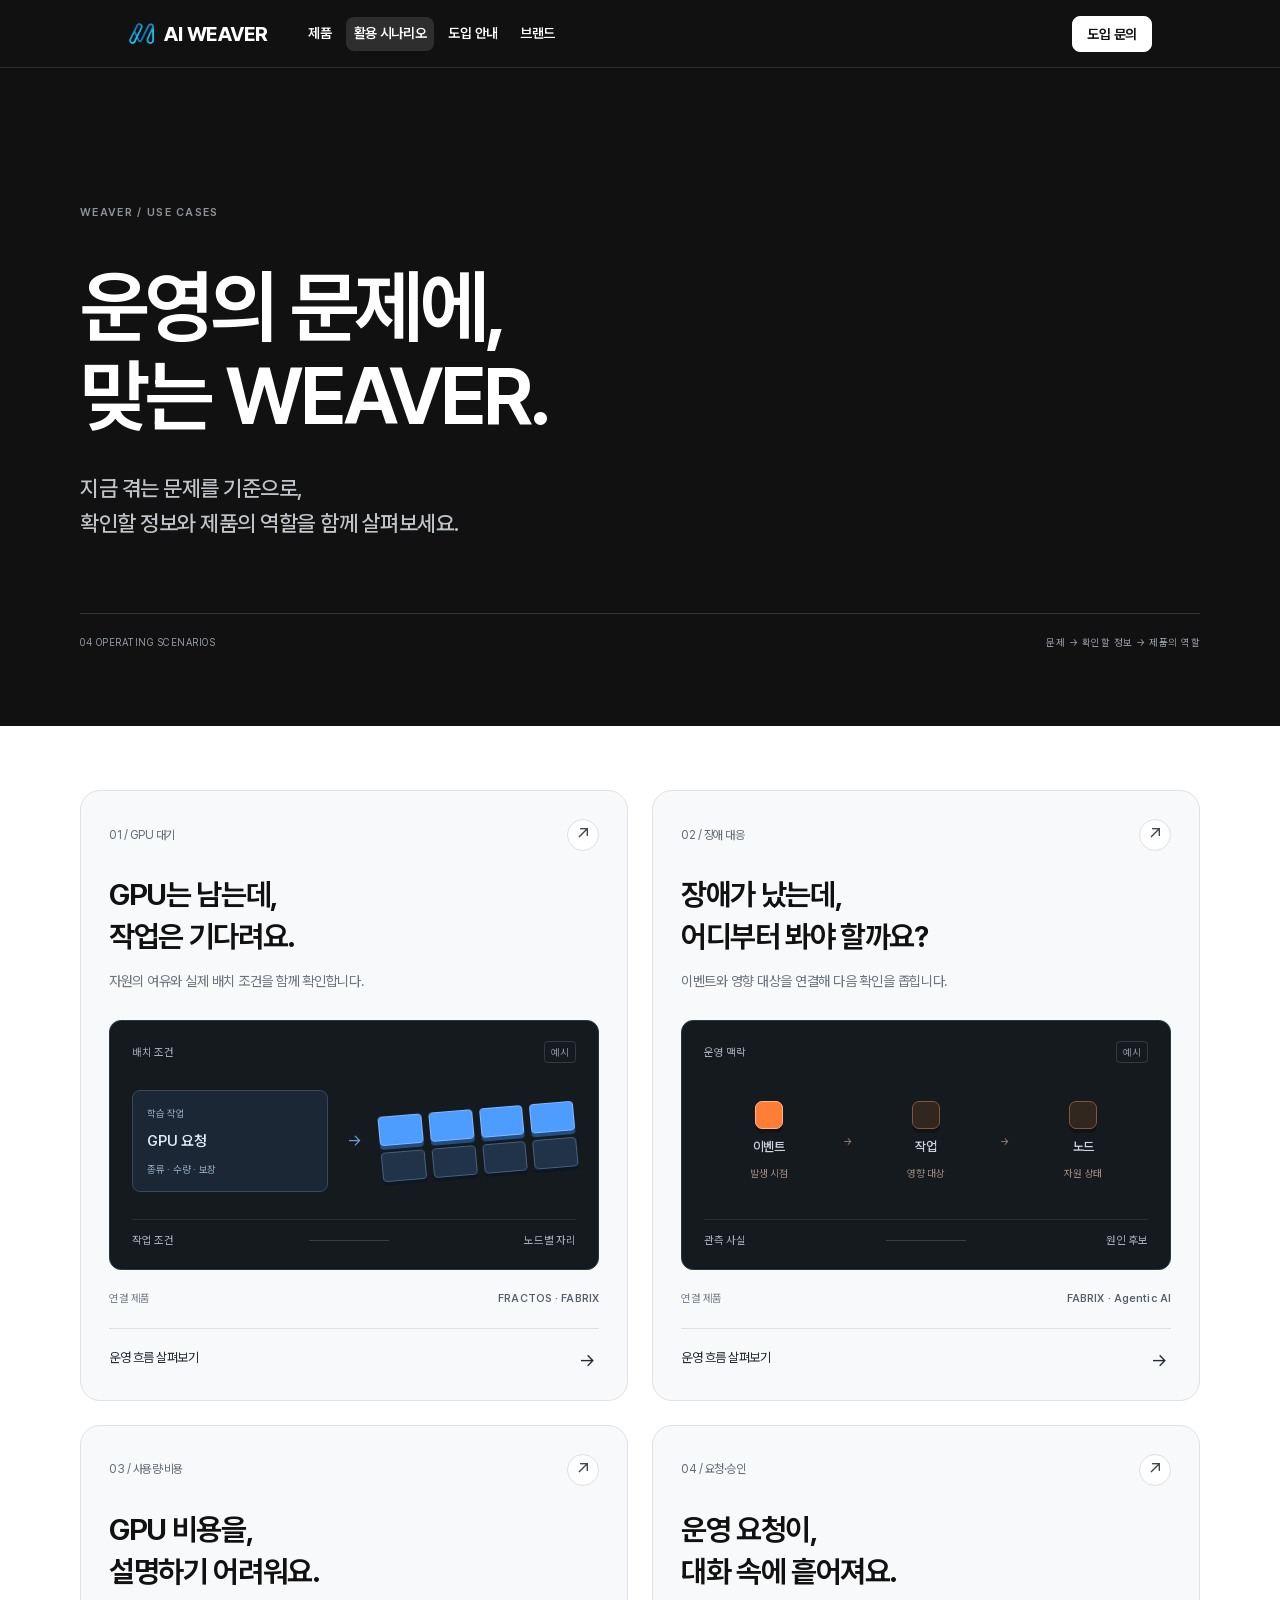
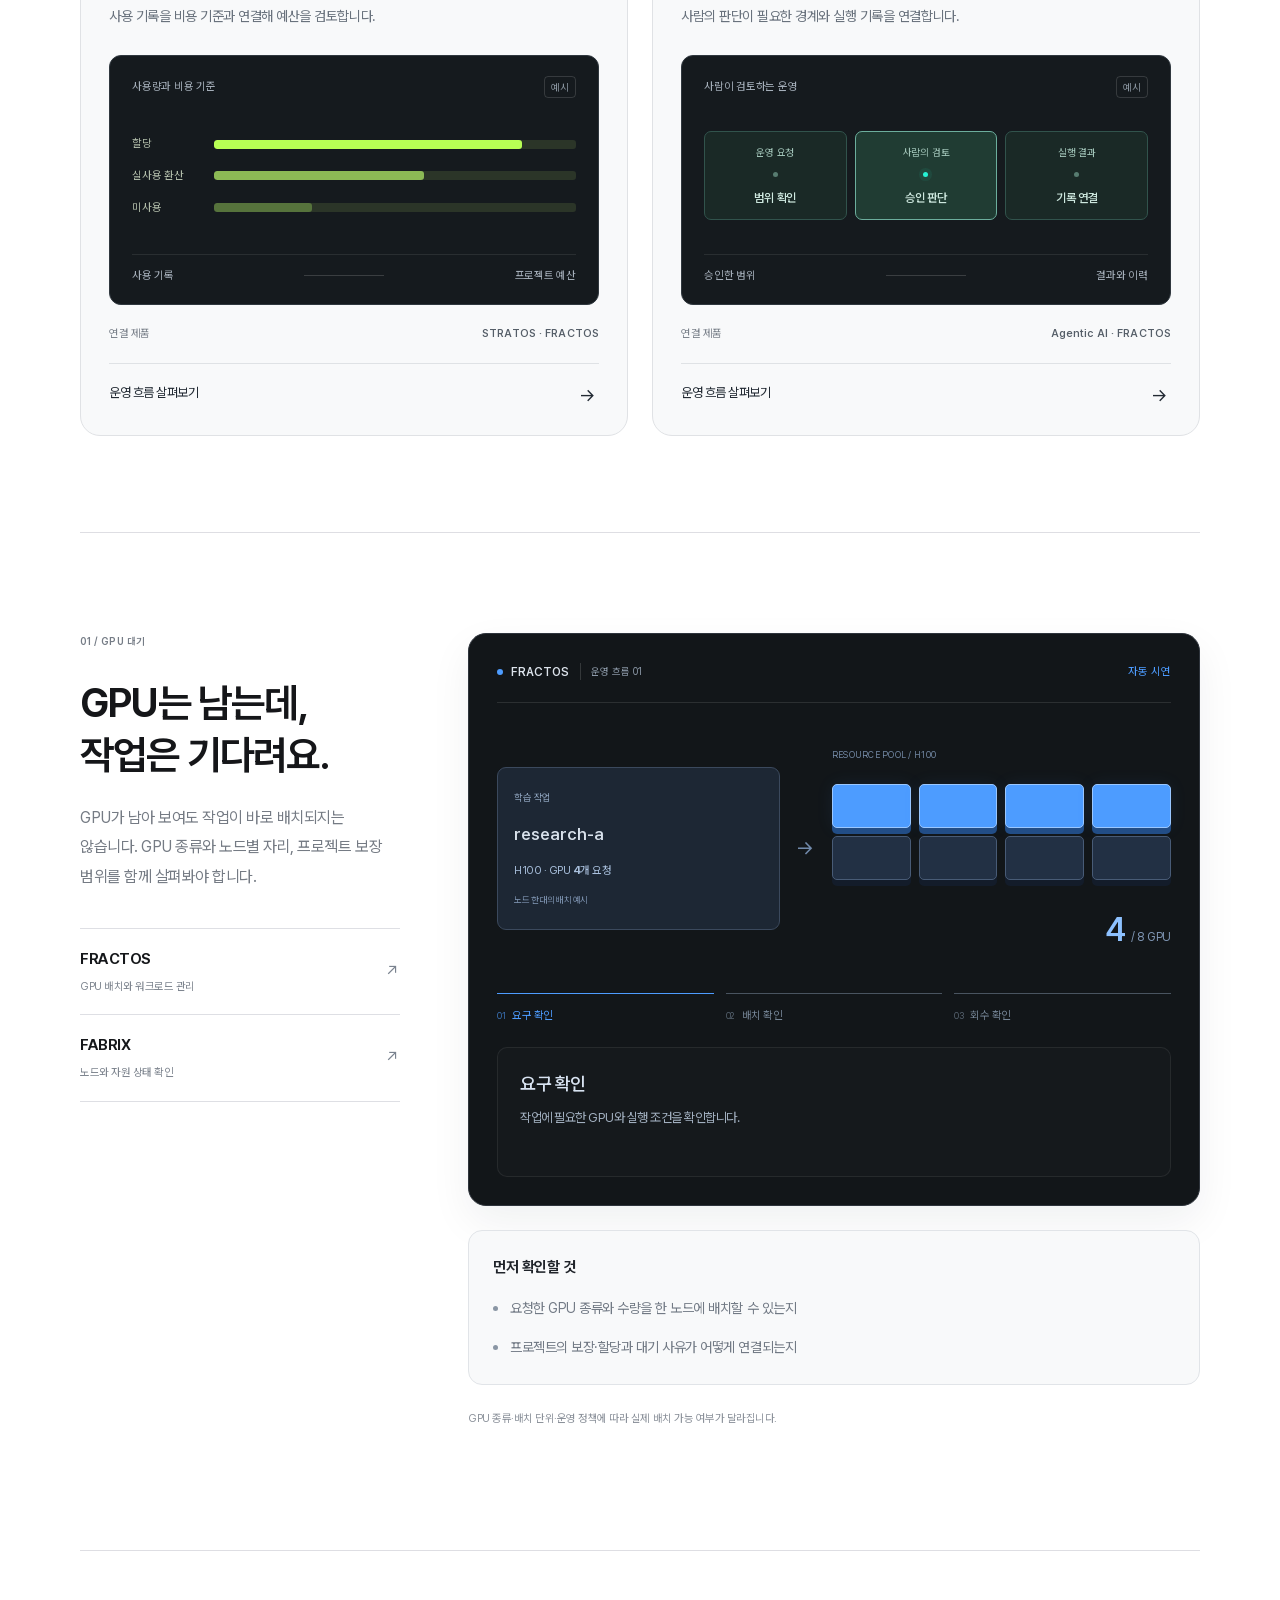
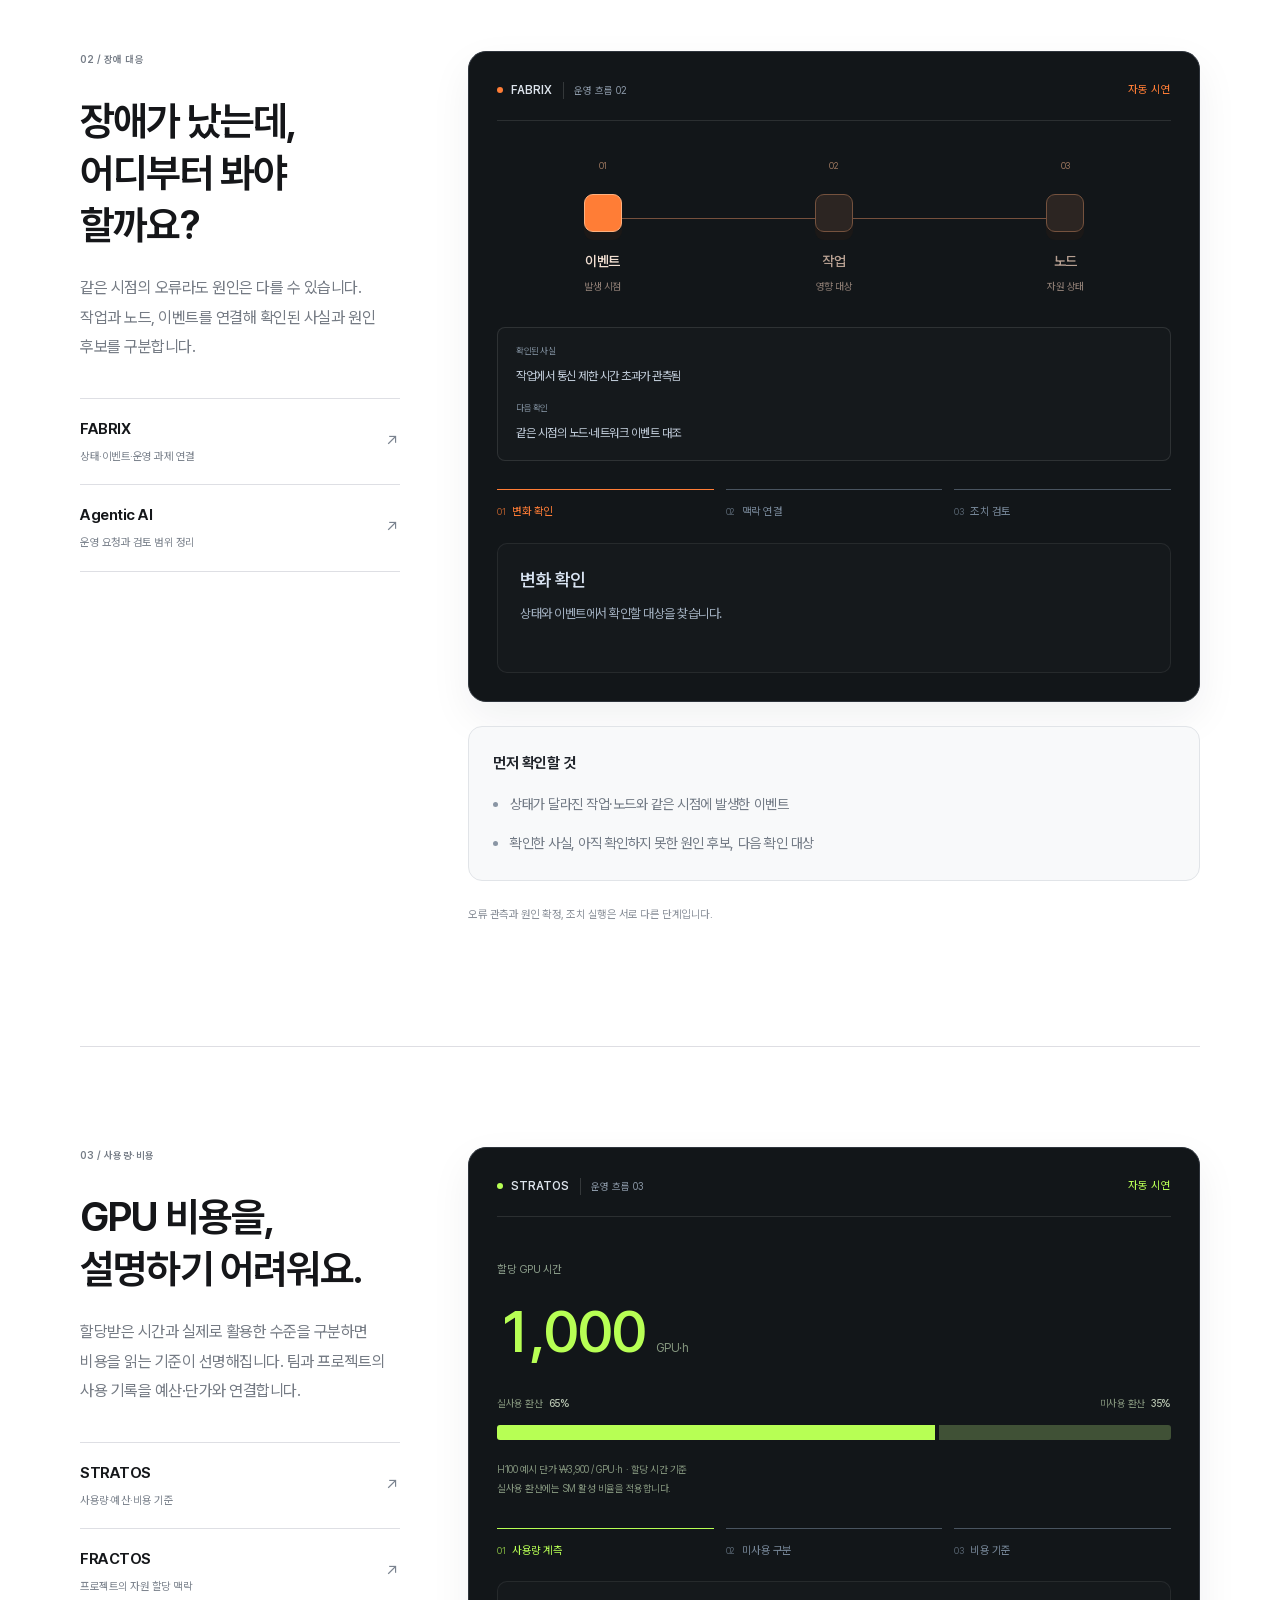
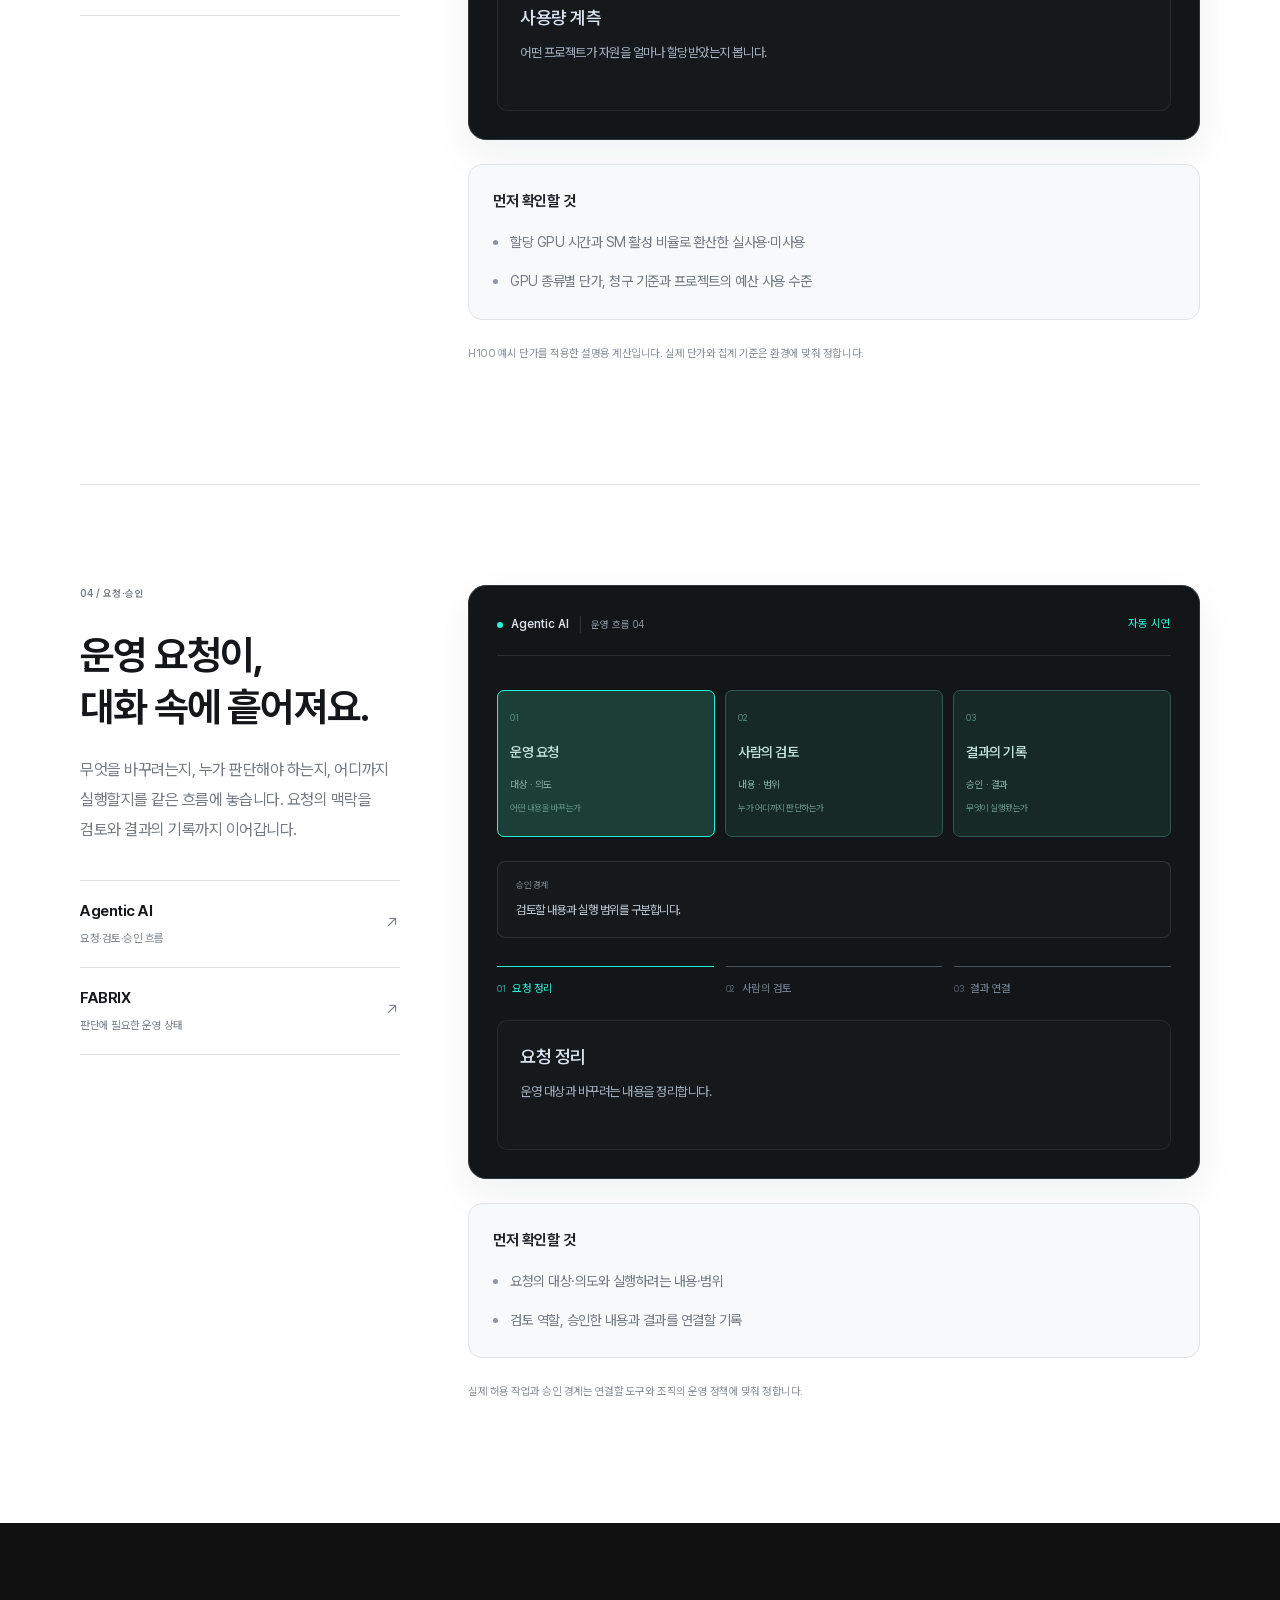
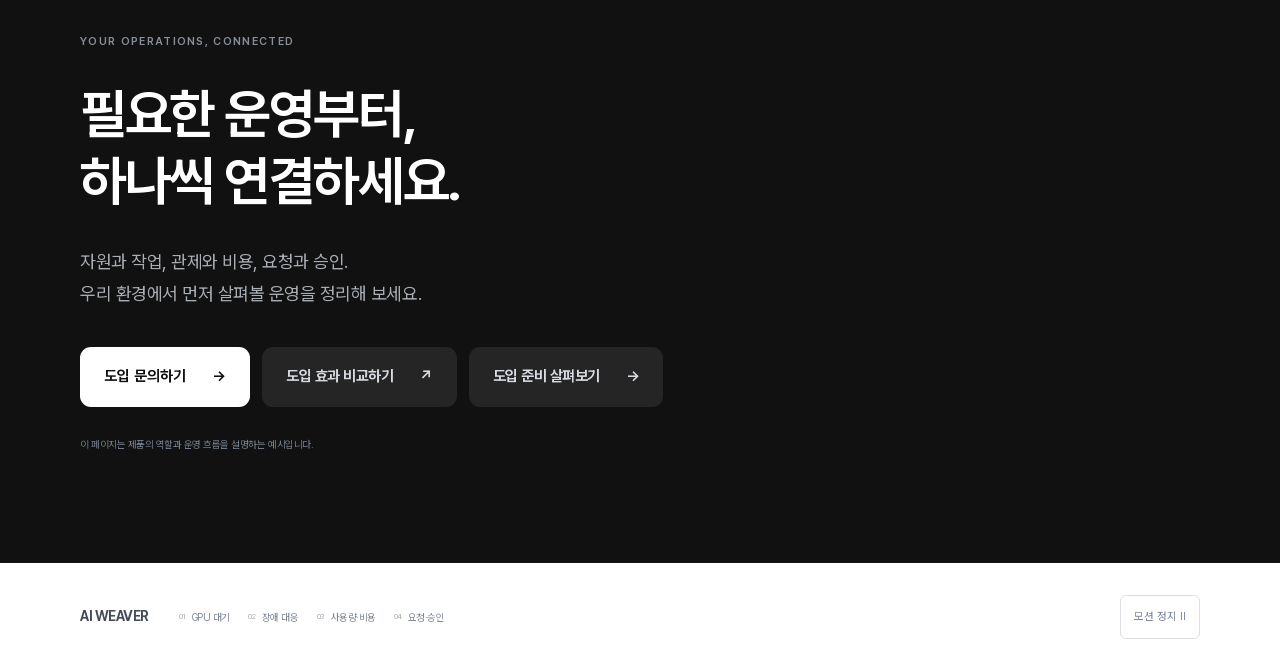
<file: scenarios.html>
<!doctype html>
<!-- SPDX-FileCopyrightText: 2026 MUST AI WEAVER contributors
     SPDX-License-Identifier: Apache-2.0 -->
<html lang="ko"><head><meta charset="utf-8"><meta name="viewport" content="width=device-width,initial-scale=1"><meta name="theme-color" content="#111111"><title>활용 시나리오 — AI WEAVER</title><meta name="description" content="GPU 대기, 장애 대응, 사용량·비용, 운영 요청·승인. 지금 겪는 문제에서 필요한 WEAVER 제품과 운영 흐름을 찾아보세요."><link rel="preload" href="weaver-pretendard.woff2" as="font" type="font/woff2" crossorigin><link rel="stylesheet" href="weaver-products.css?v=4c7e13344c"><style>.scenarios-page{--use-ink:#111;--use-paper:#fff;--use-line:#dedee3;background:#fff;color:#161719;margin:0;letter-spacing:-.03em}
.scenarios-page .use-container{width:min(1120px,calc(100% - 80px));margin:0 auto}
.scenarios-page .use-eyebrow{font-size:11px;line-height:1.6;letter-spacing:.12em;font-weight:600;display:block}
.scenarios-page .use-hero{padding:204px 0 76px;background:#111;color:#fff}
.scenarios-page .use-hero .use-eyebrow{color:#8f949b;margin-bottom:40px}
.scenarios-page .use-hero h1{font-size:80px;line-height:1.12;letter-spacing:-.05em;font-weight:650;margin:0;color:#fff;text-wrap:balance}
.scenarios-page .use-hero>div>p{font-size:22px;line-height:1.6;color:#c1c4c8;margin:30px 0 0;font-weight:500}
.scenarios-page .use-hero-meta{margin-top:72px;padding-top:20px;border-top:1px solid #ffffff25;display:flex;justify-content:space-between;gap:20px;font-size:10px;color:#949aa4;letter-spacing:.05em}
.scenarios-page .use-index{display:grid;grid-template-columns:repeat(4,minmax(0,1fr));gap:0;padding-top:64px;padding-bottom:100px}
.scenarios-page .use-entry{display:flex;flex-direction:column;padding:24px 22px 28px;border-top:2px solid var(--use-accent);border-right:1px solid #e1e2e6;min-height:230px;color:#111;text-decoration:none;transition:background .2s}
.scenarios-page .use-entry:first-child{padding-left:0}.scenarios-page .use-entry:last-child{border-right:0;padding-right:0}
.scenarios-page .use-entry>span:first-child{font-size:10px;line-height:1.7;color:#737982;letter-spacing:.02em}
.scenarios-page .use-entry h2{font-size:23px;line-height:1.4;font-weight:600;letter-spacing:-.045em;color:#111;margin:24px 0 28px;word-break:keep-all}
.scenarios-page .use-entry-footer{font-size:11px;line-height:1.6;display:flex;gap:12px;justify-content:space-between;margin-top:auto;color:#6b737d}
.scenarios-page .use-entry-footer i{font-style:normal;font-size:16px;transition:transform .2s}
.scenarios-page .use-entry:hover{background:#f7f7f9}.scenarios-page .use-entry:hover i{transform:translate(3px,3px)}
.scenarios-page .use-case{display:grid;grid-template-columns:320px minmax(0,1fr);gap:68px;align-items:start;padding:100px 0 120px;border-top:1px solid var(--use-line);scroll-margin-top:100px}
.scenarios-page .use-case-copy{position:sticky;top:104px;min-width:0}
.scenarios-page .use-case-copy>.use-eyebrow{color:#757c86;font-size:10px;letter-spacing:.04em}
.scenarios-page .use-case h2{font-size:40px;line-height:1.3;font-weight:650;letter-spacing:-.045em;color:#151619;margin:28px 0 22px;word-break:keep-all}
.scenarios-page .use-case-copy>p{font-size:16px;line-height:1.85;color:#757b84;margin:0;word-break:keep-all}
.scenarios-page .use-case-links{margin-top:36px;border-top:1px solid #dedfe4}
.scenarios-page .use-case-links>a{display:grid;grid-template-columns:1fr auto;gap:7px 20px;padding:18px 0;border-bottom:1px solid #dedfe4;color:#15171a;text-decoration:none}
.scenarios-page .use-case-links>a>span{font-size:15px;font-weight:650}.scenarios-page .use-case-links small{grid-column:1;font-size:11px;color:#7e858f;line-height:1.7}.scenarios-page .use-case-links i{grid-column:2;grid-row:1/3;font-style:normal;align-self:center;color:#7a838f}.scenarios-page .use-case-links>a:hover>span{text-decoration:underline;text-underline-offset:4px}
.scenarios-page .use-case-content{min-width:0}
.scenarios-page .use-diagram{margin:0;padding:26px 28px 28px;border:1px solid #2e343c;border-radius:14px;background:#121619;color:#d8e1eb;min-width:0;overflow:hidden}
.scenarios-page .use-diagram-top{display:flex;align-items:center;justify-content:space-between;gap:14px;font-size:9px;line-height:1.7;color:#7e8d9f;letter-spacing:.09em;padding-bottom:22px;border-bottom:1px solid #ffffff1b}
.scenarios-page .use-diagram-top>span:last-child{letter-spacing:0;white-space:nowrap;color:var(--use-accent)}
.scenarios-page .use-allocation{display:grid;grid-template-columns:1fr 20px 1.2fr;gap:16px;align-items:center;min-height:290px;padding:34px 0}
.scenarios-page .use-request{border:1px solid #3b495d;border-radius:9px;padding:21px 16px;background:#1d2734;min-width:0}
.scenarios-page .use-request>span{display:block;font-size:10px;color:#8ea3bd;margin-bottom:16px}.scenarios-page .use-request>strong{font-size:17px;font-weight:550;letter-spacing:0;display:block;overflow-wrap:anywhere}.scenarios-page .use-request p{font-size:11px;line-height:1.7;color:#a9c0dd;margin:14px 0 12px}.scenarios-page .use-request small{font-size:9px;line-height:1.7;color:#778ca8;display:block}
.scenarios-page .use-connector{font-size:20px;color:#718aab;animation:none}
.scenarios-page .use-gpu-node{min-width:0}.scenarios-page .use-gpu-node>span{font-size:9px;line-height:1.7;color:#748aa6;letter-spacing:.03em}
.scenarios-page .use-gpu-grid{display:grid;grid-template-columns:repeat(4,minmax(0,1fr));gap:8px;margin-top:18px}
.scenarios-page .use-gpu-grid i{height:44px;border:1px solid #485b76;border-radius:5px;background:#223044;box-shadow:0 6px 0 #131c2a;transition:background .55s,border-color .55s,box-shadow .55s}
.scenarios-page .use-gpu-grid i.is-assigned{background:#4d9cff;border-color:#9ac7ff;box-shadow:0 6px 0 #224d86,0 0 18px #4d9cff14}
.scenarios-page .use-gpu-node>p{display:flex;align-items:baseline;gap:6px;justify-content:flex-end;margin:22px 0 0;font-size:12px;color:#7e95b3}.scenarios-page .use-gpu-node>p>b{font-size:34px;font-weight:550;color:#8dc1ff;font-variant-numeric:tabular-nums}
.scenarios-page .use-diagram-steps{display:grid;grid-template-columns:repeat(3,minmax(0,1fr));gap:12px;list-style:none;margin:0;padding:0}
.scenarios-page .use-diagram-steps li{border-top:1px solid #495460;padding-top:13px;font-size:11px;line-height:1.6;color:#758596;transition:color .4s,border-color .4s;word-break:keep-all}.scenarios-page .use-diagram-steps li>span{font-size:9px;margin-right:7px;opacity:.7}.scenarios-page .use-diagram-steps [aria-current]{color:var(--use-accent);border-top-color:var(--use-accent)}
.scenarios-page .use-diagram figcaption{min-height:126px;padding-top:27px}.scenarios-page .use-diagram figcaption strong{font-size:17px;line-height:1.5;color:#d8e3f1;font-weight:550}.scenarios-page .use-diagram figcaption p{margin:9px 0 0;font-size:12px;line-height:1.8;color:#899aaf;word-break:keep-all}
.scenarios-page .use-check{margin-top:32px;border-top:1px solid #dedfe4;padding-top:25px}.scenarios-page .use-check h3{font-size:15px;font-weight:650;margin:0 0 17px;color:#20242a}.scenarios-page .use-check ul{list-style:none;display:grid;gap:14px;margin:0;padding:0}.scenarios-page .use-check li{position:relative;padding-left:17px;font-size:14px;line-height:1.8;color:#727a85;word-break:keep-all}.scenarios-page .use-check li:before{content:'✓';position:absolute;left:0;color:#343f4c;font-size:11px}
.scenarios-page .use-scope-note{font-size:11px;line-height:1.9;color:#8b919a;margin:24px 0 0;word-break:keep-all}
.scenarios-page .use-network{position:relative;display:grid;grid-template-columns:repeat(3,minmax(0,1fr));gap:20px;padding:38px 0 25px}
.scenarios-page .use-net-line{position:absolute;left:13%;right:13%;top:97px;height:1px;background:#76503d}
.scenarios-page .use-network>div:not(.use-net-line){position:relative;display:flex;align-items:center;flex-direction:column;min-width:0}.scenarios-page .use-network span{font-size:9px;color:#9c775f}.scenarios-page .use-network i{display:block;width:38px;height:38px;background:#2c2522;border:1px solid #75523e;border-radius:9px;margin:20px 0 18px;transition:background .5s,border-color .5s;box-shadow:0 8px 0 #1b1817}
.scenarios-page .use-network b{font-size:14px;font-weight:550;color:#b7a092}.scenarios-page .use-network small{font-size:10px;line-height:1.8;color:#8b7b72;margin-top:5px}.scenarios-page .use-network .is-current i{background:var(--use-accent);border-color:#ffb17f}.scenarios-page .use-network .is-current b{color:#f1dfd2}
.scenarios-page .use-context-note{border:1px solid #ffffff1b;background:#ffffff04;border-radius:8px;padding:16px 18px;margin:7px 0 28px}.scenarios-page .use-context-note>span{font-size:9px;color:#7a8896;display:block;margin-bottom:7px}.scenarios-page .use-context-note>p{font-size:12px;line-height:1.8;margin:0 0 14px;color:#bdc8d5;word-break:keep-all}.scenarios-page .use-context-note>p:last-child{margin:0}
.scenarios-page .use-cost-focus{padding:38px 0 28px;min-height:173px}.scenarios-page .use-cost-focus>span{font-size:11px;color:#899b88}.scenarios-page .use-cost-focus>div{display:flex;align-items:baseline;gap:10px;margin-top:16px}.scenarios-page .use-cost-focus strong{font-size:58px;font-weight:550;line-height:1.2;letter-spacing:-.05em;color:var(--use-accent);font-variant-numeric:tabular-nums;white-space:nowrap}.scenarios-page .use-cost-focus small{font-size:12px;color:#85977f;white-space:nowrap}
.scenarios-page .use-cost-labels{display:flex;justify-content:space-between;gap:15px;font-size:10px;color:#809079}.scenarios-page .use-cost-labels b{font-weight:500;color:#b7c4b0;margin-left:4px}.scenarios-page .use-cost-bar{height:15px;display:flex;gap:4px;margin-top:14px}.scenarios-page .use-cost-bar>i:first-child{width:65%;background:#b7ff54;border-radius:3px 0 0 3px}.scenarios-page .use-cost-bar>i:last-child{flex:1;background:#405136;border-radius:0 3px 3px 0}
.scenarios-page .use-cost-note{margin:20px 0 30px;font-size:10px;line-height:1.9;color:#81927b;word-break:keep-all}
.scenarios-page .use-approval-flow{display:grid;grid-template-columns:repeat(3,minmax(0,1fr));gap:10px;margin:34px 0 24px}.scenarios-page .use-approval-flow>div{padding:20px 12px;border:1px solid #315652;border-radius:7px;background:#172925;min-width:0;transition:background .5s,border-color .5s}.scenarios-page .use-approval-flow>div.is-current{border-color:var(--use-accent);background:#1b3e36}.scenarios-page .use-approval-flow span{font-size:9px;color:#579286;display:block;margin-bottom:17px}.scenarios-page .use-approval-flow b{display:block;font-size:14px;line-height:1.5;font-weight:550;color:#c3e1db;word-break:keep-all}.scenarios-page .use-approval-flow p{font-size:10px;line-height:1.8;color:#84aaa2;margin:12px 0 0}.scenarios-page .use-approval-flow small{display:block;font-size:9px;line-height:1.8;color:#5f8d82;margin-top:7px;word-break:keep-all}
.scenarios-page .use-ending{background:#111;color:#fff;padding:110px 0}.scenarios-page .use-ending .use-eyebrow{color:#888f98}.scenarios-page .use-ending h2{font-size:54px;line-height:1.25;letter-spacing:-.045em;font-weight:650;margin:30px 0;color:#fff}.scenarios-page .use-ending p{font-size:18px;line-height:1.8;color:#a9aeb5;margin:0}.scenarios-page .use-ending>div>div{display:flex;gap:12px;margin-top:36px;flex-wrap:wrap}.scenarios-page .use-ending button,.scenarios-page .use-ending a{display:flex;align-items:center;justify-content:space-between;gap:26px;min-height:60px;padding:18px 24px;border:0;border-radius:11px;font-family:inherit;font-weight:650;font-size:15px;line-height:1.5;text-decoration:none;cursor:pointer}.scenarios-page .use-ending button{background:#fff;color:#111}.scenarios-page .use-ending a{background:#ffffff15;color:#d8dce2}.scenarios-page .use-ending small{display:block;margin-top:28px;color:#747e8c;font-size:10px;line-height:1.8}
.scenarios-page .use-footer{display:flex;align-items:center;gap:30px;padding-top:32px;padding-bottom:32px;font-size:11px;color:#818995}.scenarios-page .use-footer>a{font-weight:650;font-size:14px;color:#424b57;text-decoration:none;white-space:nowrap}.scenarios-page .use-footer nav{display:flex;gap:18px;flex-wrap:wrap}.scenarios-page .use-footer nav a{font-size:10px;color:#7f8792;text-decoration:none;min-height:44px;display:flex;align-items:center;gap:6px}.scenarios-page .use-footer nav span{font-size:8px;opacity:.65}.scenarios-page .use-footer button{margin-left:auto;min-height:44px;border:1px solid #dce0e5;border-radius:6px;padding:10px 13px;background:#fff;color:#7d8795;font:inherit;white-space:nowrap;cursor:pointer}.scenarios-page .use-footer button:disabled{cursor:default}
.scenarios-page a:focus-visible,.scenarios-page button:focus-visible{outline:2px solid #4d9cff;outline-offset:5px}
@media(max-width:1100px){.scenarios-page .use-case{grid-template-columns:260px minmax(0,1fr);gap:36px}.scenarios-page .use-case h2{font-size:34px}.scenarios-page .use-entry{padding-left:14px;padding-right:14px}.scenarios-page .use-entry h2{font-size:21px}.scenarios-page .use-allocation{grid-template-columns:1fr;gap:18px;padding:28px 0}.scenarios-page .use-request{padding:16px}.scenarios-page .use-request>span{margin-bottom:10px}.scenarios-page .use-connector{display:none}.scenarios-page .use-request small{margin-top:7px}.scenarios-page .use-gpu-grid i{height:38px}.scenarios-page .use-gpu-node>p{margin-top:14px}.scenarios-page .use-cost-focus strong{font-size:45px}.scenarios-page .use-approval-flow{grid-template-columns:1fr}.scenarios-page .use-approval-flow>div{display:grid;grid-template-columns:20px 1fr;gap:4px 10px;padding:15px}.scenarios-page .use-approval-flow span{grid-row:1/4;margin:2px 0 0}.scenarios-page .use-approval-flow p,.scenarios-page .use-approval-flow small{margin:0}.scenarios-page .use-footer{gap:20px}}
@media(max-width:834px){.scenarios-page .use-container{width:calc(100% - 40px)}.scenarios-page .use-hero{padding:138px 0 44px}.scenarios-page .use-hero h1{font-size:clamp(36px,10vw,60px)}.scenarios-page .use-hero .use-eyebrow{font-size:9px;margin-bottom:32px}.scenarios-page .use-hero>div>p{font-size:16px;line-height:1.8;margin-top:24px}.scenarios-page .use-hero-meta{margin-top:40px;font-size:8px;line-height:1.7;gap:12px}.scenarios-page .use-hero-meta>span:last-child{max-width:140px;text-align:right}.scenarios-page .use-index{grid-template-columns:1fr 1fr;padding-top:40px;padding-bottom:60px;gap:24px 18px}.scenarios-page .use-entry{padding:18px 0 20px;border-right:0;min-height:200px}.scenarios-page .use-entry h2{font-size:22px;line-height:1.5;margin:20px 0 24px}.scenarios-page .use-entry>span:first-child{font-size:9px}.scenarios-page .use-entry-footer{font-size:10px}.scenarios-page .use-entry:first-child,.scenarios-page .use-entry:last-child{padding-left:0;padding-right:0}.scenarios-page .use-case{grid-template-columns:1fr;gap:32px;padding:64px 0 72px;scroll-margin-top:80px}.scenarios-page .use-case-copy{position:static}.scenarios-page .use-case h2{font-size:34px;margin:23px 0 20px}.scenarios-page .use-case-copy>p{font-size:15px;line-height:1.9}.scenarios-page .use-case-links{margin-top:26px}.scenarios-page .use-case-links>a{padding:15px 0}.scenarios-page .use-case-links small{font-size:11px}.scenarios-page .use-diagram{padding:23px 18px 24px;border-radius:12px}.scenarios-page .use-diagram-top{font-size:8px;gap:10px}.scenarios-page .use-allocation{grid-template-columns:1fr 18px 1fr;gap:12px;min-height:280px}.scenarios-page .use-request{padding:16px 12px}.scenarios-page .use-request>strong{font-size:15px}.scenarios-page .use-connector{display:block;font-size:16px}.scenarios-page .use-request small{font-size:9px}.scenarios-page .use-gpu-grid{gap:6px}.scenarios-page .use-gpu-grid i{height:34px}.scenarios-page .use-gpu-node>span{font-size:8px}.scenarios-page .use-gpu-node>p>b{font-size:29px}.scenarios-page .use-diagram-steps{gap:10px}.scenarios-page .use-diagram-steps li{font-size:10px;min-height:43px}.scenarios-page .use-diagram-steps li>span{display:block;margin:0 0 5px}.scenarios-page .use-diagram figcaption{min-height:134px;padding-top:24px}.scenarios-page .use-diagram figcaption p{font-size:12px}.scenarios-page .use-check{margin-top:28px;padding-top:23px}.scenarios-page .use-check li{font-size:13px}.scenarios-page .use-scope-note{font-size:10px}.scenarios-page .use-cost-focus strong{font-size:52px}.scenarios-page .use-ending{padding:72px 0}.scenarios-page .use-ending h2{font-size:38px}.scenarios-page .use-ending p{font-size:15px}.scenarios-page .use-ending>div>div{flex-direction:column;gap:10px;margin-top:28px}.scenarios-page .use-ending button,.scenarios-page .use-ending a{width:100%;min-height:60px;font-size:14px}.scenarios-page .use-ending small{font-size:9px}.scenarios-page .use-footer{flex-wrap:wrap;gap:12px 20px;padding-top:24px;padding-bottom:24px}.scenarios-page .use-footer nav{order:3;flex-basis:100%;gap:12px;justify-content:space-between}.scenarios-page .use-footer button{font-size:10px}.scenarios-page .use-footer nav a{font-size:9px;gap:4px}}
@media(max-width:500px){.scenarios-page .use-allocation{grid-template-columns:1fr;gap:18px;min-height:0;padding:26px 0}.scenarios-page .use-request{display:grid;grid-template-columns:1fr 1fr;gap:8px 14px}.scenarios-page .use-request>span{margin:0;grid-column:1/-1}.scenarios-page .use-request>strong{font-size:16px}.scenarios-page .use-request p{font-size:10px;margin:0;text-align:right;align-self:center}.scenarios-page .use-request small{grid-column:1/-1;margin:0}.scenarios-page .use-connector{display:none}.scenarios-page .use-gpu-grid i{height:35px}.scenarios-page .use-gpu-node>p{margin-top:14px}.scenarios-page .use-network{gap:14px}.scenarios-page .use-network b{font-size:13px}.scenarios-page .use-network small{font-size:9px}.scenarios-page .use-context-note{padding:15px 14px}.scenarios-page .use-context-note>p{font-size:11px}.scenarios-page .use-cost-focus strong{font-size:44px}.scenarios-page .use-cost-focus small{font-size:11px}.scenarios-page .use-cost-labels{font-size:9px}.scenarios-page .use-cost-focus{min-height:150px}.scenarios-page .use-cost-note{font-size:9px}.scenarios-page .use-entry h2{font-size:21px}.scenarios-page .use-case h2{font-size:32px}}
@media(max-width:370px){.scenarios-page .use-cost-focus strong{font-size:40px}.scenarios-page .use-entry h2{font-size:19px}.scenarios-page .use-entry-footer{font-size:9px}.scenarios-page .use-entry>span:first-child{font-size:8px}.scenarios-page .use-diagram-top{letter-spacing:.05em}.scenarios-page .use-network{gap:8px}.scenarios-page .use-cost-labels{font-size:8px}}
@media(prefers-reduced-motion:reduce){.scenarios-page *{scroll-behavior:auto!important;transition:none!important}}
/* On mobile, show the operating flow before the product links. */
@media(max-width:834px){.scenarios-page .use-case{gap:0}.scenarios-page .use-case-copy{display:contents}.scenarios-page .use-case-copy>.use-eyebrow{order:0}.scenarios-page .use-case-copy>h2{order:1}.scenarios-page .use-case-copy>p{order:2;margin-bottom:30px}.scenarios-page .use-case-content{order:3}.scenarios-page .use-case-links{order:4;margin-top:28px}}
</style><link rel="stylesheet" href="weaver-editorial-cards.css"><script src="weaver-anime.js" defer></script><script src="weaver-products.js?v=4c7e13344c" defer></script><link rel="stylesheet" href="weaver-inquiry.css?v=20261109"><script src="weaver-inquiry.js?v=20261109" defer></script></head><body class="product-page detail-layout scenarios-page"><a class="skip-link" href="#use-main">본문으로 건너뛰기</a><header class="product-header weaver-gnb" data-weaver-gnb>
 <div class="weaver-gnb-bar"><a class="weaver-gnb-logo" href="./?v=4c7e13344c" aria-label="AI WEAVER 홈"><img src="weaver-logo.svg" alt=""><span>AI WEAVER</span></a>
 <nav class="weaver-gnb-triggers" aria-label="주 메뉴"><button type="button" class="weaver-gnb-toggle" aria-expanded="false" aria-controls="weaver-product-menu" aria-label="제품 메뉴 열기"><span>제품</span><svg viewBox="0 0 24 24" aria-hidden="true"><path d="M5 7h14M5 12h14M5 17h14"/></svg></button><a class="weaver-gnb-scenarios" href="scenarios.html?v=4c7e13344c" aria-current="page">활용 시나리오</a><a class="weaver-gnb-adoption" href="adoption.html?v=4c7e13344c">도입 안내</a><a class="weaver-gnb-brand" href="brand.html?v=4c7e13344c">브랜드</a></nav><button type="button" class="weaver-gnb-inquiry" data-inquiry>도입 문의</button></div>
 <button class="weaver-gnb-backdrop" aria-label="제품 메뉴 닫기" tabindex="-1" hidden></button>
 <div class="weaver-gnb-panel" id="weaver-product-menu" hidden><div class="weaver-gnb-content"><div class="weaver-gnb-mobile-explore"><a href="scenarios.html?v=4c7e13344c">활용 시나리오 <span aria-hidden="true">↗</span></a><a href="adoption.html?v=4c7e13344c">도입 안내 <span aria-hidden="true">↗</span></a></div><div class="weaver-gnb-primary"><h3>Products</h3><a href="product-fractos.html?v=4c7e13344c"><span>GPU 자원 관리</span></a><a href="product-fabrix.html?v=4c7e13344c"><span>인프라 통합 관제</span></a><a href="product-stratos.html?v=4c7e13344c"><span>사용량·비용 관리</span></a><a href="product-agentic.html?v=4c7e13344c"><span>운영 요청·승인</span></a><a href="product-security.html?v=4c7e13344c"><span>인프라 보안</span></a><a href="product-orbis.html?v=4c7e13344c"><span>AI 팩토리 구축</span></a></div><div class="weaver-gnb-groups"><section class="weaver-gnb-group" aria-labelledby="gnb-fractos"><h3 id="gnb-fractos">FRACTOS</h3><a href="product-fractos.html?v=4c7e13344c#feature-1">GPU 할당·회수</a><a href="product-fractos.html?v=4c7e13344c#feature-2">작업·대기열 관리</a><a href="product-fractos.html?v=4c7e13344c#feature-3">프로젝트 자원 보장</a></section><section class="weaver-gnb-group" aria-labelledby="gnb-fabrix"><h3 id="gnb-fabrix">FABRIX</h3><a href="product-fabrix.html?v=4c7e13344c#feature-1">클러스터 상태 보기</a><a href="product-fabrix.html?v=4c7e13344c#feature-2">문제·조치 연결</a><a href="product-fabrix.html?v=4c7e13344c#feature-3">운영 대상 탐색</a></section><section class="weaver-gnb-group" aria-labelledby="gnb-stratos"><h3 id="gnb-stratos">STRATOS</h3><a href="product-stratos.html?v=4c7e13344c#feature-1">GPU 사용량·비용</a><a href="product-stratos.html?v=4c7e13344c#feature-2">프로젝트 예산</a><a href="product-stratos.html?v=4c7e13344c#feature-3">GPU별 단가 설정</a></section><section class="weaver-gnb-group" aria-labelledby="gnb-agentic"><h3 id="gnb-agentic">Agentic AI</h3><a href="product-agentic.html?v=4c7e13344c#feature-1">요청과 작업 제안</a><a href="product-agentic.html?v=4c7e13344c#feature-2">검토·승인 흐름</a><a href="product-agentic.html?v=4c7e13344c#feature-3">역할·실행 범위</a></section><section class="weaver-gnb-group" aria-labelledby="gnb-security"><h3 id="gnb-security">AI 보안</h3><a href="product-security.html?v=4c7e13344c#feature-1">DPU 무결성 확인</a><a href="product-security.html?v=4c7e13344c#feature-2">대상별 보호 상태</a><a href="product-security.html?v=4c7e13344c#feature-3">변경·승인 기록</a></section><section class="weaver-gnb-group" aria-labelledby="gnb-orbis"><h3 id="gnb-orbis">ORBIS</h3><a href="product-orbis.html?v=4c7e13344c#feature-1">요구 분석·설계</a><a href="product-orbis.html?v=4c7e13344c#feature-2">구축 이후 운영</a><a href="product-orbis.html?v=4c7e13344c#feature-3">운영 개선·AX 전환</a></section></div><a class="weaver-gnb-mobile-brand" href="brand.html?v=4c7e13344c">WEAVER 브랜드 <span aria-hidden="true">↗</span></a></div></div>
 </header><main id="use-main"><section class="use-hero"><div class="use-container"><span class="use-eyebrow">WEAVER / USE CASES</span><h1>운영의 문제에,<br>맞는 WEAVER.</h1><p>지금 겪는 문제를 기준으로,<br>확인할 정보와 제품의 역할을 함께 살펴보세요.</p><div class="use-hero-meta"><span>04 OPERATING SCENARIOS</span><span>문제 → 확인할 정보 → 제품의 역할</span></div></div></section><section class="use-index use-container" aria-label="운영 문제 선택"><a href="#gpu" class="use-entry card-gpu" style="--use-accent:#4d9cff" aria-labelledby="entry-gpu-title"><div class="use-entry-meta"><span>01 / GPU 대기</span><span class="use-entry-mark" aria-hidden="true">↗</span></div><h2 id="entry-gpu-title">GPU는 남는데,<br>작업은 기다려요.</h2><p class="use-entry-description">자원의 여유와 실제 배치 조건을 함께 확인합니다.</p><div class="use-entry-preview" aria-hidden="true"><div class="card-preview-head"><span>배치 조건</span><span>예시</span></div><div class="card-allocation"><div class="card-request"><span>학습 작업</span><b>GPU 요청</b><small>종류 · 수량 · 보장</small></div><span class="card-flow-link">→</span><div class="card-chip-array"><i></i><i></i><i></i><i></i><i></i><i></i><i></i><i></i></div></div><div class="card-preview-foot"><span>작업 조건</span><i></i><span>노드별 자리</span></div></div><div class="use-entry-products"><span>연결 제품</span><b>FRACTOS · FABRIX</b></div><span class="use-entry-footer">운영 흐름 살펴보기 <i aria-hidden="true">→</i></span></a><a href="#incident" class="use-entry card-incident" style="--use-accent:#ff7d36" aria-labelledby="entry-incident-title"><div class="use-entry-meta"><span>02 / 장애 대응</span><span class="use-entry-mark" aria-hidden="true">↗</span></div><h2 id="entry-incident-title">장애가 났는데,<br>어디부터 봐야 할까요?</h2><p class="use-entry-description">이벤트와 영향 대상을 연결해 다음 확인을 좁힙니다.</p><div class="use-entry-preview" aria-hidden="true"><div class="card-preview-head"><span>운영 맥락</span><span>예시</span></div><div class="card-context"><div><i></i><b>이벤트</b><small>발생 시점</small></div><span>→</span><div><i></i><b>작업</b><small>영향 대상</small></div><span>→</span><div><i></i><b>노드</b><small>자원 상태</small></div></div><div class="card-preview-foot"><span>관측 사실</span><i></i><span>원인 후보</span></div></div><div class="use-entry-products"><span>연결 제품</span><b>FABRIX · Agentic AI</b></div><span class="use-entry-footer">운영 흐름 살펴보기 <i aria-hidden="true">→</i></span></a><a href="#cost" class="use-entry card-cost" style="--use-accent:#b7ff54" aria-labelledby="entry-cost-title"><div class="use-entry-meta"><span>03 / 사용량·비용</span><span class="use-entry-mark" aria-hidden="true">↗</span></div><h2 id="entry-cost-title">GPU 비용을,<br>설명하기 어려워요.</h2><p class="use-entry-description">사용 기록을 비용 기준과 연결해 예산을 검토합니다.</p><div class="use-entry-preview" aria-hidden="true"><div class="card-preview-head"><span>사용량과 비용 기준</span><span>예시</span></div><div class="card-meter"><div><span>할당</span><i><b></b></i></div><div><span>실사용 환산</span><i><b></b></i></div><div><span>미사용</span><i><b></b></i></div></div><div class="card-preview-foot"><span>사용 기록</span><i></i><span>프로젝트 예산</span></div></div><div class="use-entry-products"><span>연결 제품</span><b>STRATOS · FRACTOS</b></div><span class="use-entry-footer">운영 흐름 살펴보기 <i aria-hidden="true">→</i></span></a><a href="#approval" class="use-entry card-approval" style="--use-accent:#26f2d5" aria-labelledby="entry-approval-title"><div class="use-entry-meta"><span>04 / 요청·승인</span><span class="use-entry-mark" aria-hidden="true">↗</span></div><h2 id="entry-approval-title">운영 요청이,<br>대화 속에 흩어져요.</h2><p class="use-entry-description">사람의 판단이 필요한 경계와 실행 기록을 연결합니다.</p><div class="use-entry-preview" aria-hidden="true"><div class="card-preview-head"><span>사람이 검토하는 운영</span><span>예시</span></div><div class="card-review"><div><span>운영 요청</span><i></i><b>범위 확인</b></div><div><span>사람의 검토</span><i></i><b>승인 판단</b></div><div><span>실행 결과</span><i></i><b>기록 연결</b></div></div><div class="card-preview-foot"><span>승인한 범위</span><i></i><span>결과와 이력</span></div></div><div class="use-entry-products"><span>연결 제품</span><b>Agentic AI · FRACTOS</b></div><span class="use-entry-footer">운영 흐름 살펴보기 <i aria-hidden="true">→</i></span></a></section><div class="use-container use-cases"><section class="use-case" id="gpu" style="--use-accent:#4d9cff" aria-labelledby="use-gpu-title"><div class="use-case-copy"><span class="use-eyebrow">01 / GPU 대기</span><h2 id="use-gpu-title">GPU는 남는데,<br>작업은 기다려요.</h2><p>GPU가 남아 보여도 작업이 바로 배치되지는 않습니다. GPU 종류와 노드별 자리, 프로젝트 보장 범위를 함께 살펴봐야 합니다.</p><div class="use-case-links"><a href="product-fractos.html?v=4c7e13344c"><span>FRACTOS</span><small>GPU 배치와 워크로드 관리</small><i aria-hidden="true">↗</i></a><a href="product-fabrix.html?v=4c7e13344c"><span>FABRIX</span><small>노드와 자원 상태 확인</small><i aria-hidden="true">↗</i></a></div></div><div class="use-case-content"><figure class="use-diagram" data-use-diagram="gpu" data-use-phase="0" aria-label="GPU 대기 운영 흐름 예시"><div class="use-diagram-top"><span class="use-demo-identity"><i aria-hidden="true"></i>FRACTOS<small>운영 흐름 01</small></span><span data-use-mode>자동 시연</span></div><div class="use-allocation"><div class="use-request"><span>학습 작업</span><strong>research-a</strong><p>H100 · GPU <b data-use-gpu-count>4</b>개 요청</p><small>노드 한 대의 배치 예시</small></div><span class="use-connector" aria-hidden="true">→</span><div class="use-gpu-node"><span>RESOURCE POOL / H100</span><div class="use-gpu-grid"><i data-use-gpu="0" aria-hidden="true"></i><i data-use-gpu="1" aria-hidden="true"></i><i data-use-gpu="2" aria-hidden="true"></i><i data-use-gpu="3" aria-hidden="true"></i><i data-use-gpu="4" aria-hidden="true"></i><i data-use-gpu="5" aria-hidden="true"></i><i data-use-gpu="6" aria-hidden="true"></i><i data-use-gpu="7" aria-hidden="true"></i></div><p><b data-use-gpu-count>4</b><span> / 8 GPU</span></p></div></div><ol class="use-diagram-steps" aria-label="시연 단계"><li data-use-step="0" aria-current="step"><span>01</span>요구 확인</li><li data-use-step="1"><span>02</span>배치 확인</li><li data-use-step="2"><span>03</span>회수 확인</li></ol><figcaption><strong data-use-title>요구 확인</strong><p data-use-copy>작업에 필요한 GPU와 실행 조건을 확인합니다.</p></figcaption></figure><div class="use-check"><h3>먼저 확인할 것</h3><ul><li>요청한 GPU 종류와 수량을 한 노드에 배치할 수 있는지</li><li>프로젝트의 보장·할당과 대기 사유가 어떻게 연결되는지</li></ul></div><p class="use-scope-note">GPU 종류·배치 단위·운영 정책에 따라 실제 배치 가능 여부가 달라집니다.</p></div></section><section class="use-case" id="incident" style="--use-accent:#ff7d36" aria-labelledby="use-incident-title"><div class="use-case-copy"><span class="use-eyebrow">02 / 장애 대응</span><h2 id="use-incident-title">장애가 났는데,<br>어디부터 봐야 할까요?</h2><p>같은 시점의 오류라도 원인은 다를 수 있습니다. 작업과 노드, 이벤트를 연결해 확인된 사실과 원인 후보를 구분합니다.</p><div class="use-case-links"><a href="product-fabrix.html?v=4c7e13344c"><span>FABRIX</span><small>상태·이벤트·운영 과제 연결</small><i aria-hidden="true">↗</i></a><a href="product-agentic.html?v=4c7e13344c"><span>Agentic AI</span><small>운영 요청과 검토 범위 정리</small><i aria-hidden="true">↗</i></a></div></div><div class="use-case-content"><figure class="use-diagram" data-use-diagram="incident" data-use-phase="0" aria-label="장애 대응 운영 흐름 예시"><div class="use-diagram-top"><span class="use-demo-identity"><i aria-hidden="true"></i>FABRIX<small>운영 흐름 02</small></span><span data-use-mode>자동 시연</span></div><div class="use-network"><div class="use-net-line" aria-hidden="true"></div><div data-use-focus="0"><span>01</span><i aria-hidden="true"></i><b>이벤트</b><small>발생 시점</small></div><div data-use-focus="1"><span>02</span><i aria-hidden="true"></i><b>작업</b><small>영향 대상</small></div><div data-use-focus="2"><span>03</span><i aria-hidden="true"></i><b>노드</b><small>자원 상태</small></div></div><div class="use-context-note"><span>확인된 사실</span><p>작업에서 통신 제한 시간 초과가 관측됨</p><span>다음 확인</span><p>같은 시점의 노드·네트워크 이벤트 대조</p></div><ol class="use-diagram-steps" aria-label="시연 단계"><li data-use-step="0" aria-current="step"><span>01</span>변화 확인</li><li data-use-step="1"><span>02</span>맥락 연결</li><li data-use-step="2"><span>03</span>조치 검토</li></ol><figcaption><strong data-use-title>변화 확인</strong><p data-use-copy>상태와 이벤트에서 확인할 대상을 찾습니다.</p></figcaption></figure><div class="use-check"><h3>먼저 확인할 것</h3><ul><li>상태가 달라진 작업·노드와 같은 시점에 발생한 이벤트</li><li>확인한 사실, 아직 확인하지 못한 원인 후보, 다음 확인 대상</li></ul></div><p class="use-scope-note">오류 관측과 원인 확정, 조치 실행은 서로 다른 단계입니다.</p></div></section><section class="use-case" id="cost" style="--use-accent:#b7ff54" aria-labelledby="use-cost-title"><div class="use-case-copy"><span class="use-eyebrow">03 / 사용량·비용</span><h2 id="use-cost-title">GPU 비용을,<br>설명하기 어려워요.</h2><p>할당받은 시간과 실제로 활용한 수준을 구분하면 비용을 읽는 기준이 선명해집니다. 팀과 프로젝트의 사용 기록을 예산·단가와 연결합니다.</p><div class="use-case-links"><a href="product-stratos.html?v=4c7e13344c"><span>STRATOS</span><small>사용량·예산·비용 기준</small><i aria-hidden="true">↗</i></a><a href="product-fractos.html?v=4c7e13344c"><span>FRACTOS</span><small>프로젝트의 자원 할당 맥락</small><i aria-hidden="true">↗</i></a></div></div><div class="use-case-content"><figure class="use-diagram" data-use-diagram="cost" data-use-phase="0" aria-label="사용량·비용 운영 흐름 예시"><div class="use-diagram-top"><span class="use-demo-identity"><i aria-hidden="true"></i>STRATOS<small>운영 흐름 03</small></span><span data-use-mode>자동 시연</span></div><div class="use-cost-focus"><span data-use-value-label>할당 GPU 시간</span><div><strong data-use-value>1,000</strong><small data-use-unit>GPU·h</small></div></div><div class="use-cost-labels"><span>실사용 환산 <b>65%</b></span><span>미사용 환산 <b>35%</b></span></div><div class="use-cost-bar" role="img" aria-label="실사용 환산 65%, 미사용 환산 35%"><i></i><i></i></div><p class="use-cost-note">H100 예시 단가 ₩3,900 / GPU·h · 할당 시간 기준<br>실사용 환산에는 SM 활성 비율을 적용합니다.</p><ol class="use-diagram-steps" aria-label="시연 단계"><li data-use-step="0" aria-current="step"><span>01</span>사용량 계측</li><li data-use-step="1"><span>02</span>미사용 구분</li><li data-use-step="2"><span>03</span>비용 기준</li></ol><figcaption><strong data-use-title>사용량 계측</strong><p data-use-copy>어떤 프로젝트가 자원을 얼마나 할당받았는지 봅니다.</p></figcaption></figure><div class="use-check"><h3>먼저 확인할 것</h3><ul><li>할당 GPU 시간과 SM 활성 비율로 환산한 실사용·미사용</li><li>GPU 종류별 단가, 청구 기준과 프로젝트의 예산 사용 수준</li></ul></div><p class="use-scope-note">H100 예시 단가를 적용한 설명용 계산입니다. 실제 단가와 집계 기준은 환경에 맞춰 정합니다.</p></div></section><section class="use-case" id="approval" style="--use-accent:#26f2d5" aria-labelledby="use-approval-title"><div class="use-case-copy"><span class="use-eyebrow">04 / 요청·승인</span><h2 id="use-approval-title">운영 요청이,<br>대화 속에 흩어져요.</h2><p>무엇을 바꾸려는지, 누가 판단해야 하는지, 어디까지 실행할지를 같은 흐름에 놓습니다. 요청의 맥락을 검토와 결과의 기록까지 이어갑니다.</p><div class="use-case-links"><a href="product-agentic.html?v=4c7e13344c"><span>Agentic AI</span><small>요청·검토·승인 흐름</small><i aria-hidden="true">↗</i></a><a href="product-fabrix.html?v=4c7e13344c"><span>FABRIX</span><small>판단에 필요한 운영 상태</small><i aria-hidden="true">↗</i></a></div></div><div class="use-case-content"><figure class="use-diagram" data-use-diagram="approval" data-use-phase="0" aria-label="요청·승인 운영 흐름 예시"><div class="use-diagram-top"><span class="use-demo-identity"><i aria-hidden="true"></i>Agentic AI<small>운영 흐름 04</small></span><span data-use-mode>자동 시연</span></div><div class="use-approval-flow"><div data-use-focus="0"><span>01</span><b>운영 요청</b><p>대상 · 의도</p><small>어떤 내용을 바꾸는가</small></div><div data-use-focus="1"><span>02</span><b>사람의 검토</b><p>내용 · 범위</p><small>누가 어디까지 판단하는가</small></div><div data-use-focus="2"><span>03</span><b>결과의 기록</b><p>승인 · 결과</p><small>무엇이 실행됐는가</small></div></div><div class="use-context-note"><span>승인 경계</span><p>검토할 내용과 실행 범위를 구분합니다.</p></div><ol class="use-diagram-steps" aria-label="시연 단계"><li data-use-step="0" aria-current="step"><span>01</span>요청 정리</li><li data-use-step="1"><span>02</span>사람의 검토</li><li data-use-step="2"><span>03</span>결과 연결</li></ol><figcaption><strong data-use-title>요청 정리</strong><p data-use-copy>운영 대상과 바꾸려는 내용을 정리합니다.</p></figcaption></figure><div class="use-check"><h3>먼저 확인할 것</h3><ul><li>요청의 대상·의도와 실행하려는 내용·범위</li><li>검토 역할, 승인한 내용과 결과를 연결할 기록</li></ul></div><p class="use-scope-note">실제 허용 작업과 승인 경계는 연결할 도구와 조직의 운영 정책에 맞춰 정합니다.</p></div></section></div><section class="use-ending"><div class="use-container"><span class="use-eyebrow">YOUR OPERATIONS, CONNECTED</span><h2>필요한 운영부터,<br>하나씩 연결하세요.</h2><p>자원과 작업, 관제와 비용, 요청과 승인.<br>우리 환경에서 먼저 살펴볼 운영을 정리해 보세요.</p><div><button type="button" data-inquiry>도입 문의하기 <span aria-hidden="true">→</span></button><a href="./?v=4c7e13344c#effects">도입 효과 비교하기 <span aria-hidden="true">↗</span></a><a href="adoption.html?v=4c7e13344c">도입 준비 살펴보기 <span aria-hidden="true">→</span></a></div><small>이 페이지는 제품의 역할과 운영 흐름을 설명하는 예시입니다.</small></div></section></main><footer class="use-footer use-container"><a href="./?v=4c7e13344c">AI WEAVER</a><nav aria-label="활용 시나리오 목차"><a href="#gpu"><span>01</span>GPU 대기</a><a href="#incident"><span>02</span>장애 대응</a><a href="#cost"><span>03</span>사용량·비용</a><a href="#approval"><span>04</span>요청·승인</a></nav><button type="button" data-use-motion aria-pressed="false">모션 정지 <span aria-hidden="true">Ⅱ</span></button></footer><script>(() => {
 'use strict';
 function initializeScenarios(){
 const A=window.anime,reduced=matchMedia('(prefers-reduced-motion: reduce)').matches;
 let paused=reduced;
 const stories={gpu:[['요구 확인','작업에 필요한 GPU와 실행 조건을 확인합니다.'],['배치 확인','GPU 요청이 늘어난 예시에서 노드 안의 배치를 살펴봅니다.'],['회수 확인','작업이 줄어든 예시에서 남는 자원을 다시 확인합니다.']],incident:[['변화 확인','상태와 이벤트에서 확인할 대상을 찾습니다.'],['맥락 연결','관련 작업과 노드를 대조해 영향 범위를 살펴봅니다.'],['조치 검토','다음 조치의 내용과 허용 범위를 검토합니다.']],cost:[['사용량 계측','어떤 프로젝트가 자원을 얼마나 할당받았는지 봅니다.'],['미사용 구분','실사용 환산과 할당 후 미사용을 나눠 살펴봅니다.'],['비용 기준','GPU별 예시 단가를 적용해 비용 구분을 이해합니다.']],approval:[['요청 정리','운영 대상과 바꾸려는 내용을 정리합니다.'],['사람의 검토','역할과 범위에 맞춰 요청 내용을 검토합니다.'],['결과 연결','승인한 내용과 실행 결과의 기록을 이어 봅니다.']]};
 const cards=[...document.querySelectorAll('[data-use-diagram]')].map(el=>({el,phase:0,visible:false,timer:null}));
 const controls=[...document.querySelectorAll('[data-use-motion]')];
 function paint(m){
  const {el,phase}=m;el.dataset.usePhase=String(phase);
  el.querySelectorAll('[data-use-step]').forEach(n=>{if(Number(n.dataset.useStep)===phase)n.setAttribute('aria-current','step');else n.removeAttribute('aria-current');});
  el.querySelectorAll('[data-use-focus]').forEach(n=>n.classList.toggle('is-current',Number(n.dataset.useFocus)===phase));
  const count=phase===1?8:4;
  el.querySelectorAll('[data-use-gpu]').forEach(n=>n.classList.toggle('is-assigned',Number(n.dataset.useGpu)<count));
  el.querySelectorAll('[data-use-gpu-count]').forEach(n=>n.textContent=count);
  if(el.dataset.useDiagram==='cost'){
   const values=[['할당 GPU 시간','1,000','GPU·h'],['미사용 환산 시간','350','GPU·h'],['할당 기준 비용','3,900,000','원']][phase];
   el.querySelector('[data-use-value-label]').textContent=values[0];el.querySelector('[data-use-value]').textContent=values[1];el.querySelector('[data-use-unit]').textContent=values[2];
  }
  const words=stories[el.dataset.useDiagram][phase];el.querySelector('[data-use-title]').textContent=words[0];el.querySelector('[data-use-copy]').textContent=words[1];
 }
 function sync(){
  for(const m of cards){const active=!paused&&!reduced&&!document.hidden&&m.visible;if(active)m.timer?.resume();else m.timer?.pause();m.el.querySelector('[data-use-mode]').textContent=reduced?'동작 예시':paused?'일시 정지':'자동 시연';}
  controls.forEach(b=>{b.disabled=reduced;b.setAttribute('aria-pressed',String(paused));b.innerHTML=(reduced?'움직임 최소화':paused?'모션 재생':'모션 정지')+' <span aria-hidden="true">'+(paused?'▷':'Ⅱ')+'</span>';});
 }
 cards.forEach(m=>{paint(m);if(A&&!reduced)m.timer=A.createTimer({autoplay:false,duration:4200,loop:true,onLoop:()=>{m.phase=(m.phase+1)%3;paint(m);}});});
 const observer=new IntersectionObserver(entries=>{for(const e of entries){const m=cards.find(m=>m.el===e.target);if(m)m.visible=e.isIntersecting;}sync();},{threshold:.15});
 cards.forEach(m=>observer.observe(m.el));controls.forEach(b=>b.addEventListener('click',()=>{paused=!paused;sync();}));document.addEventListener('visibilitychange',sync);sync();
 }
 if(document.readyState==='loading')document.addEventListener('DOMContentLoaded',initializeScenarios,{once:true});else initializeScenarios();
})();
</script></body></html>
</file>
<file: weaver-products.css>
/* SPDX-FileCopyrightText: 2026 MUST AI WEAVER contributors
 * SPDX-License-Identifier: Apache-2.0 */
@font-face{font-family:Pretendard;src:url(weaver-pretendard.woff2) format('woff2');font-weight:100 900;font-display:swap}
:root{--black:#080a0c;--white:#f4f2ed;--paper:#eeede7;--ink:#17201e;--muted:#68716c;--line:#d2d7ce;--inset:clamp(24px,5.5vw,100px);--accent:#4d9cff}
*{box-sizing:border-box}html{scroll-behavior:smooth;scroll-padding-top:150px}body{margin:0;background:var(--white);color:var(--ink);font-family:Pretendard,Arial,sans-serif;-webkit-font-smoothing:antialiased}h1,h2,h3,h4,p,figure,ol,ul{margin:0}a{color:inherit;text-decoration:none}button,summary{font:inherit;cursor:pointer}button{color:inherit}svg{fill:currentColor}button,a,summary{-webkit-tap-highlight-color:transparent}button:focus-visible,a:focus-visible,summary:focus-visible{outline:2px solid var(--accent);outline-offset:5px}button{border-radius:0}img{max-width:100%}.skip-link{position:fixed;top:-100px;left:20px;z-index:100;background:var(--white);padding:14px}.skip-link:focus{top:10px}
.product-header{height:76px;position:sticky;top:0;z-index:30;background:var(--black);color:var(--white);padding:0 var(--inset);display:flex;align-items:center;justify-content:space-between;border-bottom:1px solid #ffffff18}.site-logo{display:flex;align-items:center;gap:10px;font-size:19px;font-weight:750;letter-spacing:-.035em}.site-logo img{width:33px;height:30px;object-fit:contain}.product-header nav{display:flex;align-items:center;gap:28px;font-size:11px}.product-header nav>a,.product-menu summary{min-height:44px;display:flex;align-items:center}.product-menu summary{gap:12px;list-style:none}.product-menu summary::-webkit-details-marker{display:none}.product-menu[open] summary>span{rotate:180deg}.product-menu{position:relative}.product-dropdown{position:absolute;right:-66px;top:54px;width:345px;background:#101417;border:1px solid #ffffff25;padding:10px;box-shadow:0 20px 65px #0006}.product-dropdown a{display:grid;grid-template-columns:34px 1fr 15px;align-items:center;gap:12px;min-height:64px;padding:10px}.product-dropdown a:hover,.product-dropdown a[aria-current]{background:#ffffff08}.product-dropdown svg{width:31px;height:31px;color:var(--c)}.product-dropdown b{font-size:12px;font-weight:550;color:var(--white)}.product-dropdown small{display:block;color:#a2aaa5;font-size:9px;margin-top:6px}.menu-arrow{color:#a2aaa5}
.product-hero{background:var(--black);color:var(--white);padding:30px var(--inset) 24px;overflow:hidden}.hero-topline{display:flex;justify-content:space-between;font-size:9px;letter-spacing:.15em;color:#8e9992}.product-hero-grid{display:grid;grid-template-columns:1.02fr 1fr;align-items:center;gap:45px;min-height:690px;padding:25px 0 35px}.product-name{display:flex;align-items:center;gap:13px;font-size:23px;font-weight:650;letter-spacing:-.035em}.product-name svg{width:38px;height:38px;color:var(--accent)}.product-role{font-size:12px;color:#aab4ac;line-height:1.6;margin-top:11px}.hero-copy h1{font-size:clamp(44px,4.65vw,78px);font-weight:600;line-height:1.17;letter-spacing:-.063em;margin-top:35px}.hero-lead{font-size:14px;line-height:1.9;color:#a6b0a8;letter-spacing:-.015em;margin-top:28px}.product-cta{display:inline-flex;align-items:center;gap:38px;min-height:48px;font-size:12px;border-bottom:1px solid #ffffff55;margin-top:25px}.product-cta span{font-size:21px}.hero-bottom{border-top:1px solid #ffffff24;display:flex;align-items:center;justify-content:space-between;gap:24px;min-height:69px;padding-top:15px}.hero-bottom>span{font-size:8px;letter-spacing:.12em;color:#a6b0a8}.hero-bottom>p{font-size:10px;color:#a6b0a8}.motion-control{border:1px solid #ffffff30;background:transparent;min-height:44px;padding:0 13px;color:#b7bfb8;font-size:10px;display:flex;align-items:center;gap:17px;white-space:nowrap}
.hero-art{height:575px;width:100%;max-width:620px;margin:auto;position:relative;isolation:isolate}.art-grid{position:absolute;inset:0;background-image:linear-gradient(#ffffff04 1px,transparent 1px),linear-gradient(90deg,#ffffff04 1px,transparent 1px);background-size:32px 32px;mask-image:linear-gradient(180deg,#000,transparent)}.symbol-composition{position:absolute;inset:0;overflow:hidden}.hero-symbol{width:300px;height:300px;position:absolute;left:50%;top:32%;translate:-50% -50%;color:var(--accent);overflow:visible}.hero-console{position:absolute;left:6%;right:6%;bottom:15px;z-index:2}.hero-console>.ui-pane{box-shadow:0 25px 55px #0009;background:#111719f5;backdrop-filter:blur(12px)}.hero-console .ui-bar{font-size:8px;padding:14px 17px}.hero-console .ui-foot{font-size:8px;padding:12px 17px}.hero-console .resource-grid{padding:14px 20px 0;gap:8px}.hero-console .gpu-cell{min-height:42px}.hero-console .gpu-cell small{font-size:7px}.hero-console .gpu-cell i{height:15px;width:20px}.hero-console .allocation-link{height:23px;font-size:7px}.hero-console .allocation-target{margin:0 20px 16px;padding:10px 13px}.hero-console .allocation-target>span{font-size:10px}.hero-console .allocation-target>span small{font-size:7px}.hero-console .allocation-target b{font-size:22px}.hero-console .topology-map{height:275px;border:1px solid #ffffff20;background:#101719f2}.hero-console .topology-node{font-size:8px;padding:10px 5px}.hero-console .topology-node small{font-size:7px}.hero-console .diagram-note{font-size:7px}.hero-console .topology-hub{width:45px;height:45px}.hero-console .top-node{top:8%}.hero-console .node-one,.hero-console .node-two,.hero-console .node-three{top:66%}.hero-console .meter-chart{padding:17px 20px}.hero-console .meter-chart>div{grid-template-columns:68px 1fr 65px;min-height:40px;gap:8px;font-size:9px}.hero-console .meter-chart b{font-size:11px}.hero-console .request-bubble{margin:18px 20px 12px;padding:12px;font-size:9px}.hero-console .request-reply{padding:0 20px 15px}.hero-console .request-reply h4{font-size:12px;margin:12px 0 0}.hero-console .ui-rows>div{min-height:32px;font-size:8px}.hero-console .security-map{height:240px;padding:20px;background:#101719f2;border:1px solid #ffffff20}.hero-console .host-boundary{height:150px;font-size:7px;padding:14px}.hero-console .dpu-boundary{width:100px;height:140px;font-size:12px}.hero-console .dpu-boundary svg{width:48px;height:48px}.hero-console .dpu-boundary small{font-size:7px}.hero-console .host-server{padding:12px}.hero-console .host-server i{height:16px}.hero-console .security-bridge span{font-size:7px}.hero-console .lifecycle-grid{gap:0;background:#101719f2;border:1px solid #ffffff20}.hero-console .lifecycle-grid>div{padding:15px;min-height:120px}.hero-console .lifecycle-grid svg{width:35px;height:35px;right:12px;top:12px}.hero-console .lifecycle-grid h4{font-size:12px;margin-top:15px}.hero-console .lifecycle-grid p{font-size:8px;margin-top:6px}.art-readout{position:absolute;top:0;left:0;right:0;display:flex;justify-content:space-between;font-size:7px;color:#809087;letter-spacing:.12em}.art-orbis .hero-symbol{width:280px;height:280px;top:29%;rotate:-10deg}.art-fabrix .hero-symbol{width:320px;height:320px;top:32%;rotate:7deg}.art-stratos .hero-symbol{width:310px;height:310px;top:30%}.art-agentic .hero-symbol{top:30%}.art-security .hero-symbol{width:285px;height:285px;top:30%}
.product-subnav{position:sticky;top:76px;z-index:20;background:#f4f2edf5;backdrop-filter:blur(15px);display:flex;align-items:center;justify-content:space-between;padding:0 var(--inset);min-height:68px;border-bottom:1px solid var(--line)}.subnav-brand{display:flex;align-items:center;gap:10px;font-size:12px;font-weight:650}.subnav-brand svg{width:24px;height:24px;color:var(--accent)}.product-subnav>div{display:flex;gap:32px;align-items:center}.product-subnav>div a{display:flex;align-items:center;min-height:66px;font-size:11px;color:var(--muted);border-bottom:2px solid transparent}.product-subnav>div a[aria-current]{color:var(--ink);border-color:var(--ink)}.nav-progress{height:1px;position:absolute;left:0;bottom:-1px;width:var(--reading,0%);background:var(--accent)}
.section-pad{padding:100px var(--inset)}.section-heading{display:grid;grid-template-columns:1fr 2fr;gap:45px;margin-bottom:60px}.eyebrow{font-size:9px;line-height:1.6;letter-spacing:.13em;color:var(--muted)}h2{font-size:clamp(35px,3.5vw,58px);line-height:1.2;letter-spacing:-.06em;font-weight:600}.section-heading>div>p{font-size:14px;line-height:1.95;color:var(--muted);max-width:580px;margin-top:25px;word-break:keep-all}.section-heading>.eyebrow{padding-top:10px}.problem-columns{display:grid;grid-template-columns:repeat(3,1fr);gap:35px;border-top:1px solid var(--line);padding-top:30px}.problem-columns>div>span{font-size:9px;color:var(--muted)}.problem-columns h3{font-size:17px;letter-spacing:-.035em;font-weight:600;margin:20px 0 12px}.problem-columns p{font-size:12px;color:var(--muted);line-height:1.9;word-break:keep-all}.feature-section{background:var(--paper);padding-top:32px;padding-bottom:0}.feature-section-label{display:flex;justify-content:space-between;gap:20px;padding:0 0 30px;border-bottom:1px solid var(--line);font-size:8px;color:var(--muted);letter-spacing:.12em}.product-feature{display:grid;grid-template-columns:1fr 1.55fr;gap:7vw;align-items:center;padding:85px 0;border-bottom:1px solid var(--line);scroll-margin-top:20px}.product-feature:last-child{border:0}.feature-copy{align-self:start;position:sticky;top:190px;padding-top:22px}.feature-copy h3{font-size:clamp(28px,2.8vw,45px);font-weight:600;line-height:1.22;letter-spacing:-.06em;margin-top:25px}.feature-copy>p:not(.eyebrow){font-size:13px;line-height:1.95;word-break:keep-all;color:var(--muted);margin-top:23px}.feature-copy ul{list-style:none;padding:0;margin-top:26px}.feature-copy li{padding:12px 0 12px 18px;position:relative;border-top:1px solid #cbd1c8;font-size:11px;line-height:1.6;color:#4e5b53}.feature-copy li:before{content:'↗';position:absolute;left:0;color:#58685b;font-size:11px}.feature-figure{min-width:0;padding:22px;background:var(--black);color:var(--white);position:relative;overflow:hidden;min-height:400px;display:flex;flex-direction:column;justify-content:center}.figure-number{display:flex;align-items:center;gap:9px;font-size:8px;letter-spacing:.1em;color:#98a69b;margin-bottom:26px}.figure-number svg{width:20px;height:20px;color:var(--accent)}.figure-number>span:last-child{margin-left:auto;font-size:7px}.feature-figure>figcaption{font-size:9px;line-height:1.7;color:#9ca69e;border-top:1px solid #ffffff20;padding-top:18px;margin-top:26px}.feature-2 .feature-figure{background:#e0e5dc;color:var(--ink)}.feature-2 .figure-number,.feature-2 .feature-figure>figcaption{color:#647064;border-color:#acb6aa}.feature-2 .ui-pane{background:#f6f8f2;border-color:#c1cbbd}.feature-2 .ui-bar,.feature-2 .ui-foot{border-color:#d2dacf;color:#5b6a5e}.feature-2 .ui-rows>div{border-color:#d1d8cd}.feature-2 .ui-rows span{color:#6c786d}.feature-2 .ui-pill{background:#dbe4d3;color:#3f5748;border-color:#a9bda0}.feature-2 .workload-row,.feature-2 .workload-heading{border-color:#d1d8cd}.feature-2 .workload-heading{color:#69776c}.feature-2 .ui-rows b{color:var(--ink)}
.ui-pane{border:1px solid #ffffff20;background:#111719;width:100%;position:relative;border-radius:0;overflow:hidden}.ui-bar{display:flex;align-items:center;justify-content:space-between;padding:18px 20px;border-bottom:1px solid #ffffff14;color:#b0bcb2;font-size:9px;letter-spacing:.09em}.ui-dots{letter-spacing:2px;font-size:9px;opacity:.5}.ui-foot{padding:15px 20px;border-top:1px solid #ffffff14;display:flex;justify-content:space-between;gap:15px;font-size:8px;color:#95a298;line-height:1.6}.ui-rows{padding:4px 20px}.ui-rows>div{min-height:46px;display:flex;align-items:center;justify-content:space-between;gap:18px;border-bottom:1px solid #ffffff12;font-size:10px}.ui-rows>div:last-child{border:0}.ui-rows span{color:#92a097}.ui-rows b{font-size:10px;font-weight:500;color:#d1d8d0;text-align:right}.ui-pill{display:inline-flex;width:fit-content;padding:5px 8px;background:#ffffff06;border:1px solid #ffffff25;font-size:8px;color:#b9c5b9;white-space:nowrap}.ui-tags{display:flex;gap:7px;flex-wrap:wrap}.ui-tags>span{font-size:9px;border:1px solid #ffffff24;padding:7px}.resource-grid{display:grid;grid-template-columns:repeat(4,1fr);gap:12px;padding:25px 24px 0}.gpu-cell{min-height:67px;border:1px solid #ffffff20;background:#ffffff02;display:flex;flex-direction:column;align-items:center;justify-content:center;gap:7px;color:#6e8076;transition:background .5s,border-color .5s,color .5s}.gpu-cell i{display:block;width:27px;height:23px;border:1px solid currentColor;background:repeating-linear-gradient(90deg,transparent 0 4px,currentColor 4px 5px)}.gpu-cell small{font-size:8px}.gpu-cell.is-assigned{color:var(--accent);border-color:var(--accent);background:color-mix(in srgb,var(--accent) 11%,transparent)}.allocation-link{height:42px;display:flex;align-items:center;justify-content:center;gap:12px;font-size:8px;color:#8d9e91}.allocation-link i{height:1px;width:25px;background:#56675c}.allocation-target{margin:0 24px 24px;border:1px solid #ffffff25;display:flex;align-items:center;justify-content:space-between;padding:16px}.allocation-target>span{font-size:12px}.allocation-target>span small{display:block;font-size:9px;color:#96a79a;margin-top:7px}.allocation-target b{font-size:30px;font-weight:500}.allocation-target em{font-style:normal;color:var(--accent)}.allocation-target b small{font-size:10px;color:#a4b3a8}.workload-heading,.workload-row{display:grid;grid-template-columns:1.4fr .6fr .65fr;gap:15px;align-items:center;padding:20px;border-bottom:1px solid #ffffff17;font-size:11px}.workload-heading{font-size:9px;color:#91a396;padding:15px 20px}.workload-row>span:first-child{position:relative;padding-left:13px;font-size:10px}.workload-row i{width:4px;height:4px;background:var(--accent);position:absolute;left:0;top:4px}.workload-row small{display:block;font-size:8px;margin-top:7px;color:#8c9e8e}.workload-row b{font-size:10px;font-weight:500}.workload-row.is-current{background:#4d9cff0b}.mini-mark{display:flex;align-items:center;justify-content:center;gap:20px;padding:30px;font-size:12px}.mini-mark svg{width:65px;height:65px;color:var(--accent)}.sequence-line{height:25px;width:1px;margin:-15px auto 10px;background:var(--accent)}
.topology-map{height:350px;position:relative;background-image:radial-gradient(#ffffff12 1px,transparent 1px);background-size:19px 19px}.topology-wires{position:absolute;inset:0;width:100%;height:100%;fill:none;stroke:var(--accent);stroke-width:1;opacity:.55}.topology-node{position:absolute;padding:16px 10px;border:1px solid #ffffff30;background:#0d1517;text-align:center;font-size:11px;width:25%;transition:border-color .6s,background .6s}.topology-node small{display:block;color:#92a298;font-size:8px;margin-top:8px}.top-node{left:37.5%;top:5%}.node-one{left:3%;top:69%}.node-two{left:37.5%;top:69%}.node-three{right:3%;top:69%}.topology-hub{width:65px;height:65px;position:absolute;top:38%;left:50%;translate:-50% 0;color:var(--accent);background:#101719}.topology-hub svg{width:100%;height:100%}.topology-node.is-current{border-color:var(--accent);background:#ff7d3611}.diagram-note{font-size:8px;letter-spacing:.08em;color:#8b9b90;position:absolute;bottom:0;left:0}.incident-title{display:flex;align-items:center;gap:13px;padding:25px 20px;font-size:15px;font-weight:550}.incident-title i{width:8px;height:8px;border-radius:50%;background:var(--accent)}.incident-title small{display:block;font-size:9px;color:#6c7e6e;margin-top:8px;font-weight:400}.event-list{padding:0 20px 15px}.event-list>div{display:flex;gap:23px;border-top:1px solid #cad4c6;padding:20px 0;transition:opacity .4s}.event-list time{font-size:9px;color:#7b897a}.event-list b{font-size:11px;font-weight:550}.event-list small{display:block;font-size:9px;color:#7d897b;margin-top:8px}.event-list>div.is-current{color:#bd5b29}.context-orbit{height:295px;position:relative;display:flex;align-items:center;justify-content:center}.context-orbit:before{content:'';position:absolute;width:190px;height:190px;border:1px solid #ffffff22;border-radius:50%}.context-orbit>svg{width:90px;height:90px;color:var(--accent)}.context-orbit>span{position:absolute;background:#111719;border:1px solid #ffffff28;padding:13px 16px;font-size:10px;transition:border-color .5s}.context-orbit>span:nth-of-type(1){top:20px;left:50%;translate:-50%}.context-orbit>span:nth-of-type(2){bottom:35px;left:13%}.context-orbit>span:nth-of-type(3){bottom:35px;right:10%}.context-orbit>span.is-current{border-color:var(--accent)}
.meter-chart{padding:25px}.meter-chart>div{display:grid;grid-template-columns:90px 1fr 80px;align-items:center;gap:15px;min-height:65px;font-size:10px}.meter-chart>div>div{height:9px;background:#ffffff08;position:relative;overflow:hidden}.meter-chart i{width:var(--bar);position:absolute;inset:0 auto 0 0;background:var(--accent);opacity:.5;transition:opacity .5s}.meter-chart .is-current i{opacity:1}.meter-chart b{font-size:16px;font-weight:500;text-align:right}.meter-chart small{font-size:8px;color:#8da18f}.budget-top{display:flex;align-items:center;justify-content:space-between;padding:25px;font-size:13px}.budget-top>span small{font-size:10px;display:block;color:#6b7a67;margin-top:9px}.budget-top b{font-size:50px;letter-spacing:-.06em;font-weight:550}.budget-top b small{font-size:17px;margin-left:5px}.budget-track{height:18px;margin:0 25px;background:#d5dece;position:relative}.budget-track i{position:absolute;inset:0 auto 0 0;width:68%;background:#8db23d}.budget-track>span{height:30px;width:1px;position:absolute;top:-6px;left:80%;background:#607348}.budget-scale{display:flex;justify-content:space-between;padding:12px 25px 15px;font-size:8px;color:#67735e}.ledger-label,.ledger-row{display:grid;grid-template-columns:1fr 1fr 1fr;gap:12px;padding:22px 20px;border-bottom:1px solid #ffffff14;font-size:11px}.ledger-label{font-size:8px;color:#859b8b;padding:15px 20px}.ledger-row b{font-weight:500}.ledger-row.is-current{background:#b7ff540b}.ledger-row>span{color:#96a593;font-size:10px}
.request-bubble{font-size:12px;line-height:1.9;padding:22px;border:1px solid #ffffff25;margin:25px 25px 20px;background:#ffffff04;border-radius:0 18px 18px 18px}.request-reply{padding:0 25px 20px}.request-reply h4{font-weight:500;font-size:16px;margin-top:18px}.request-reply .ui-rows{padding:10px 0 0}.approval-route{display:flex;align-items:center;gap:10px;padding:32px 20px 15px}.approval-route>div{flex:1;min-height:150px;border:1px solid #c5d1c1;padding:15px 10px;display:flex;align-items:flex-start;flex-direction:column;justify-content:space-between;transition:background .4s,border-color .4s}.approval-route>div.is-current{background:#d6eee3;border-color:#70b69e}.approval-route>div>span{font-size:9px;color:#73816f}.approval-route b{font-size:12px;font-weight:550}.approval-route small{font-size:9px;color:#6e816e;line-height:1.6}.approval-rule{padding:15px 25px 25px;font-size:10px;color:#54705d;text-align:center}.result-stamp{display:flex;flex-direction:column;align-items:center;gap:15px;padding:30px 10px 20px;font-size:11px}.result-stamp svg{width:70px;height:70px;color:var(--accent)}
.security-map{height:320px;display:flex;align-items:center;gap:20px;position:relative;padding-bottom:20px}.host-boundary{flex:1;border:1px dashed #5f7167;height:230px;padding:22px 16px;font-size:9px;color:#91a89a}.host-server{margin-top:22px;padding:18px;border:1px solid #ffffff20}.host-server i{height:25px;border:1px solid #ffffff30;display:block;position:relative;margin:7px 0}.host-server i:after{content:'';position:absolute;top:50%;right:10px;width:3px;height:3px;background:#8fa995}.security-bridge{display:flex;flex-direction:column;gap:12px;align-items:center;flex:0 0 55px}.security-bridge span{font-size:8px;color:#8d9e91}.security-bridge i{height:1px;width:60px;background:var(--accent)}.dpu-boundary{width:155px;height:210px;border:1px solid var(--accent);display:flex;align-items:center;justify-content:center;flex-direction:column;gap:10px;font-size:17px;background:#a369ff0b}.dpu-boundary svg{width:70px;height:70px;color:var(--accent)}.dpu-boundary small{font-size:9px;color:#a1a6a3}.protection-heading{padding:22px 20px;font-size:14px;font-weight:550}.protection-row{display:flex;align-items:center;gap:15px;padding:19px 20px;border-top:1px solid #d0d9ca;transition:background .5s}.target-square{width:15px;height:15px;border:1px solid #8d7ca0}.protection-row div{flex:1}.protection-row b{font-size:11px;font-weight:550}.protection-row small{display:block;font-size:9px;color:#76816e;margin-top:8px}.protection-row.is-current{background:#a369ff0c}.change-columns{display:flex;align-items:center;justify-content:space-between;gap:16px;padding:30px 20px}.change-columns>div{flex:1;padding:20px 14px;border:1px solid #ffffff25;min-height:145px;display:flex;flex-direction:column;justify-content:space-between;gap:15px}.change-columns small{font-size:9px;color:#9cae9c}.change-columns b{font-size:11px;font-weight:550}.change-columns p{font-size:9px;color:#9cae9c;line-height:1.7}.change-columns>span{color:var(--accent);font-size:24px}.ledger-connection{display:flex;align-items:center;justify-content:center;gap:12px;margin:0 20px 25px;font-size:9px;color:#b2a5c4}.ledger-connection i{width:5px;height:5px;border:1px solid var(--accent);rotate:45deg}
.lifecycle-grid{display:grid;grid-template-columns:repeat(2,1fr);border-top:1px solid #ffffff22;border-left:1px solid #ffffff22}.lifecycle-grid>div{position:relative;min-height:166px;border-right:1px solid #ffffff22;border-bottom:1px solid #ffffff22;padding:22px;transition:background .5s}.lifecycle-grid>div.is-current{background:#ff4b4b0c}.lifecycle-grid>div>span{font-size:8px;color:#91a393}.lifecycle-grid svg{position:absolute;top:22px;right:22px;width:42px;height:42px;color:var(--accent);opacity:.6}.lifecycle-grid h4{font-size:16px;font-weight:550;letter-spacing:-.03em;margin-top:40px}.lifecycle-grid p{font-size:10px;color:#91a393;line-height:1.7;margin-top:10px}.service-foundation{display:flex;align-items:center;gap:15px;padding:28px}.service-foundation>svg{width:50px;height:50px;color:var(--accent)}.service-foundation>span{font-size:20px;font-weight:550}.service-foundation small{display:block;font-size:10px;color:#7f8c7c;margin-top:7px;font-weight:400}.service-products{padding:0 20px 20px;display:flex;gap:10px;justify-content:space-around}.service-products>div{display:flex;flex-direction:column;align-items:center;gap:10px;font-size:8px;flex:1}.service-products svg{width:32px;height:32px;color:var(--q)}.care-row{border-top:1px solid #ced8c7;display:flex;justify-content:space-between;margin:0 20px;padding:20px 0;font-size:10px;color:#6a7b67}.care-row b{font-weight:500;color:var(--ink)}.improvement-cycle{display:flex;gap:12px;padding:30px 20px}.improvement-cycle>div{flex:1;padding:18px 12px;border:1px solid #ffffff25;min-height:185px;display:flex;flex-direction:column;align-items:flex-start;justify-content:space-between;transition:border-color .5s}.improvement-cycle>div.is-current{border-color:var(--accent)}.improvement-cycle>div>span{font-size:8px;color:#91a393}.improvement-cycle b{font-size:13px;font-weight:550;letter-spacing:-.03em;line-height:1.6}.improvement-cycle small{font-size:9px;line-height:1.7;color:#91a393}
.workflow-section{background:var(--black);color:var(--white)}.workflow-heading{display:grid;grid-template-columns:1fr 1.4fr .7fr;gap:35px;align-items:start}.workflow-heading>.eyebrow{color:#97a49a;padding-top:10px}.workflow-heading>p{font-size:12px;line-height:1.9;color:#97a49a;padding-top:10px}.workflow-steps{display:grid;grid-template-columns:repeat(3,1fr);list-style:none;padding:0;border-top:1px solid #ffffff25;border-left:1px solid #ffffff25;margin-top:60px}.workflow-steps>li{position:relative;min-height:300px;padding:27px;border-right:1px solid #ffffff25;border-bottom:1px solid #ffffff25;transition:background .6s}.workflow-steps>li.is-current{background:color-mix(in srgb,var(--accent) 7%,var(--black))}.flow-number{font-size:9px;color:#94a297}.workflow-steps svg{width:80px;height:80px;color:var(--accent);display:block;margin:25px 0}.workflow-steps h3{font-size:22px;letter-spacing:-.04em;font-weight:550}.workflow-steps p{font-size:11px;line-height:1.8;color:#98a69b;margin-top:14px;max-width:250px;word-break:keep-all}.workflow-caption{display:flex;justify-content:space-between;gap:20px;padding-top:22px;color:#97a49a;font-size:8px;line-height:1.7;letter-spacing:.04em}.role-list>div{display:grid;grid-template-columns:1fr 1fr 1fr;gap:35px;padding:30px 0;border-top:1px solid var(--line);align-items:center}.role-list>div>span{font-size:9px;color:var(--muted)}.role-list h3{font-size:18px;font-weight:550;letter-spacing:-.035em}.role-list p{font-size:12px;color:var(--muted);line-height:1.8}.faq-section{display:grid;grid-template-columns:1fr 1.6fr;gap:8vw;padding-top:45px}.faq-section h2{margin-top:22px}.faq-list{border-top:1px solid var(--line)}.faq-list details{border-bottom:1px solid var(--line)}.faq-list summary{list-style:none;padding:25px 0;display:flex;justify-content:space-between;gap:30px;font-size:14px;font-weight:550;line-height:1.7}.faq-list summary::-webkit-details-marker{display:none}.faq-list summary>span{font-weight:400;font-size:20px}.faq-list details[open] summary>span{rotate:45deg}.faq-list details>p{font-size:12px;line-height:1.95;color:var(--muted);padding:0 30px 27px 0;word-break:keep-all}.related-section{background:var(--black);color:var(--white)}.related-heading{display:grid;grid-template-columns:1fr 1.4fr .8fr;gap:30px;align-items:center;margin-bottom:55px}.related-heading>.eyebrow{color:#97a49a;align-self:start;padding-top:10px}.related-heading>a{justify-self:end;font-size:11px;color:#bbc5bc;border-bottom:1px solid #ffffff40;padding:15px 0;display:flex;gap:15px}.related-products{display:grid;grid-template-columns:1fr 1fr;gap:20px}.related-products>a{min-height:195px;border:1px solid #ffffff25;padding:30px;display:flex;align-items:center;gap:25px;transition:border-color .3s,background .3s}.related-products>a:hover{background:color-mix(in srgb,var(--c) 5%,var(--black));border-color:var(--c)}.related-products svg{width:85px;height:85px;color:var(--c)}.related-products small{font-size:9px;line-height:1.7;color:#97a49a}.related-products h3{font-size:25px;font-weight:550;letter-spacing:-.04em;margin-top:10px}.next-arrow{font-size:23px;color:#97a49a;margin-left:auto}.back-to-weaver{border-top:1px solid #ffffff25;margin-top:50px;padding-top:35px;display:flex;align-items:center;justify-content:center;gap:22px}.back-to-weaver svg{width:40px;height:40px;color:var(--accent)}.back-to-weaver>span{font-size:10px;line-height:1.7;color:#97a49a}.back-to-weaver b{display:block;color:var(--white);font-weight:500;font-size:15px;margin-top:5px}.product-footer{padding:27px var(--inset);background:var(--black);color:#97a49a;border-top:1px solid #ffffff25;font-size:9px;display:flex;align-items:center;justify-content:space-between;gap:22px;line-height:1.8}.product-footer>a:first-child{font-size:13px;color:var(--white);font-weight:550}
@media(min-width:1600px){.product-hero-grid{min-height:760px}.hero-art{height:640px}.hero-symbol{width:360px;height:360px}.hero-console{left:5%;right:5%;bottom:30px}.hero-console .ui-bar{padding:16px 22px}.hero-console .resource-grid{padding-top:20px}.hero-console .gpu-cell{min-height:50px}.hero-console .topology-map{height:300px}}
@media(max-width:1050px){.product-hero-grid{gap:28px;min-height:610px}.hero-copy h1{font-size:45px}.hero-lead{font-size:12px}.hero-art{height:520px}.hero-symbol{width:245px;height:245px;top:28%}.hero-console{left:0;right:0;bottom:25px}.hero-console .ui-bar{font-size:7px}.art-fabrix .hero-symbol,.art-stratos .hero-symbol{width:255px;height:255px;top:27%}.art-agentic .hero-symbol,.art-security .hero-symbol,.art-orbis .hero-symbol{width:240px;height:240px;top:27%}.hero-bottom>p{display:none}.product-subnav>div{gap:24px}.section-pad{padding:75px var(--inset)}.product-feature{gap:35px;grid-template-columns:1fr 1.2fr;padding:65px 0}.feature-copy h3{font-size:32px}.feature-copy>p:not(.eyebrow){font-size:12px}.feature-figure{padding:17px;min-height:360px}.figure-number{font-size:7px}.figure-number>span:last-child{font-size:6px}.ui-bar{font-size:8px;padding:15px}.ui-foot{font-size:7px;padding:12px 15px}.resource-grid{padding:20px 15px 0;gap:8px}.gpu-cell{min-height:50px}.gpu-cell i{width:23px;height:19px}.allocation-target{margin:0 15px 20px;padding:15px 12px}.workload-row,.workload-heading{gap:8px;padding:17px 13px;grid-template-columns:1.1fr .6fr .7fr}.workload-row>span:first-child{font-size:8px}.workload-row b{font-size:9px}.meter-chart{padding:20px 15px}.meter-chart>div{grid-template-columns:65px 1fr 65px;gap:10px;font-size:8px}.meter-chart b{font-size:13px}.ledger-label,.ledger-row{font-size:9px;padding:20px 15px}.ledger-row>span{font-size:8px}.approval-route{gap:6px;padding:25px 15px 15px}.approval-route>div{padding:13px 7px}.approval-route b{font-size:10px}.approval-route small{font-size:8px}.security-map{gap:10px}.dpu-boundary{width:115px}.security-bridge{flex-basis:35px}.security-bridge i{width:35px}.host-boundary{padding:18px 10px}.host-server{padding:10px}.change-columns{gap:10px;padding:25px 15px}.change-columns>div{padding:15px 8px}.change-columns b{font-size:9px}.improvement-cycle{gap:7px;padding:25px 15px}.improvement-cycle>div{padding:15px 8px}.improvement-cycle b{font-size:11px}.service-products{gap:8px}.service-products svg{width:27px;height:27px}.service-products>div{font-size:6px}.workflow-heading,.related-heading{grid-template-columns:1fr 2fr}.workflow-heading>p{grid-column:2}.related-heading>a{grid-column:2;justify-self:start}.workflow-steps>li{padding:23px}.related-products>a{padding:25px 20px;gap:18px}.related-products svg{width:65px;height:65px}.related-products h3{font-size:22px}}
@media(max-width:700px),(max-width:1100px) and (max-height:500px){html{scroll-padding-top:125px}.product-header{height:64px}.site-logo{font-size:16px;gap:8px}.site-logo img{width:29px;height:27px}.product-header nav{gap:23px;font-size:10px}.product-dropdown{right:-57px;top:47px;width:min(330px,calc(100vw - 32px))}.product-hero{padding-top:26px}.hero-topline{font-size:7px}.product-hero-grid{grid-template-columns:1fr;gap:35px;padding-top:45px;padding-bottom:20px}.product-name{font-size:21px;gap:11px}.product-name svg{width:34px;height:34px}.product-role{font-size:10px}.hero-copy h1{font-size:43px;line-height:1.2;margin-top:27px}.hero-lead{font-size:12px;line-height:1.85;margin-top:24px}.product-cta{margin-top:20px;font-size:11px}.hero-art{height:500px;max-width:470px}.hero-symbol{width:255px;height:255px;top:27%}.hero-console{left:2%;right:2%;bottom:15px}.art-readout{font-size:6px}.hero-console .ui-bar{font-size:7px}.art-fabrix .hero-symbol,.art-stratos .hero-symbol{width:270px;height:270px}.hero-bottom{gap:12px;min-height:65px}.hero-bottom>span{font-size:6px;letter-spacing:.05em}.motion-control{font-size:9px;padding:0 9px;gap:10px}.product-subnav{top:64px;min-height:58px;padding:0 20px;gap:12px}.subnav-brand{gap:7px;font-size:10px}.subnav-brand svg{width:20px;height:20px}.product-subnav>div{gap:17px}.product-subnav>div a{font-size:9px;min-height:58px;white-space:nowrap}.product-subnav>div a:last-child{font-size:0}.product-subnav>div a:last-child:after{content:'FAQ';font-size:9px}.section-pad{padding:65px var(--inset)}.section-heading{grid-template-columns:1fr;gap:23px;margin-bottom:40px}.eyebrow{font-size:8px}.section-heading>.eyebrow{padding:0}h2{font-size:35px}.section-heading>div>p{font-size:12px;line-height:1.9;margin-top:21px}.problem-columns{grid-template-columns:1fr;gap:0;padding-top:0}.problem-columns>div{display:grid;grid-template-columns:28px 1fr;gap:15px 10px;border-bottom:1px solid var(--line);padding:24px 0}.problem-columns>div>span{padding-top:4px}.problem-columns h3{margin:0;font-size:17px}.problem-columns p{grid-column:2;font-size:11px}.feature-section{padding-top:24px;padding-bottom:0}.feature-section-label{font-size:6px;gap:12px;padding-bottom:24px}.product-feature{grid-template-columns:1fr;gap:28px;padding:45px 0 55px;scroll-margin-top:15px}.feature-copy{position:static;padding:0}.feature-copy h3{font-size:33px;margin-top:19px}.feature-copy>p:not(.eyebrow){font-size:12px;margin-top:20px}.feature-copy ul{margin-top:21px}.feature-copy li{font-size:10px;padding:11px 0 11px 17px}.feature-figure{min-height:360px;padding:16px}.figure-number{margin-bottom:22px}.figure-number>span:last-child{font-size:6px;letter-spacing:.02em}.feature-figure>figcaption{font-size:8px;margin-top:20px;padding-top:15px}.ui-rows>div{font-size:9px}.ui-rows b{font-size:8px}.ui-rows{padding:4px 15px}.ui-foot{gap:12px}.topology-map{height:290px}.topology-node{font-size:8px;padding:13px 5px}.topology-node small{font-size:7px}.topology-hub{width:53px;height:53px}.incident-title{font-size:13px;padding:22px 15px}.incident-title small{font-size:8px}.event-list{padding:0 15px 10px}.event-list>div{gap:17px;padding:18px 0}.event-list b{font-size:10px}.event-list small{font-size:8px}.context-orbit>span{font-size:8px;padding:12px}.context-orbit>span:nth-of-type(2){left:7%}.context-orbit>span:nth-of-type(3){right:4%}.budget-top{padding:25px 18px}.budget-top b{font-size:43px}.budget-track{margin:0 18px}.budget-scale{padding:12px 18px 15px}.request-bubble{font-size:10px;padding:17px;margin:20px 15px 18px}.request-reply{padding:0 15px 18px}.request-reply h4{font-size:14px}.approval-route>div{min-height:140px}.security-map{height:280px;gap:10px}.host-boundary{height:195px;font-size:7px}.host-server{margin-top:20px;padding:8px}.host-server i{height:22px}.dpu-boundary{width:100px;height:180px;font-size:14px}.dpu-boundary svg{width:55px;height:55px}.dpu-boundary small{font-size:7px}.security-bridge{flex-basis:30px}.security-bridge i{width:30px}.security-bridge span{font-size:6px}.lifecycle-grid>div{padding:18px 13px;min-height:155px}.lifecycle-grid svg{width:34px;height:34px;top:16px;right:13px}.lifecycle-grid h4{font-size:13px;margin-top:40px}.lifecycle-grid p{font-size:8px}.workflow-heading{grid-template-columns:1fr;gap:23px}.workflow-heading>p{grid-column:auto;padding-top:0;font-size:11px}.workflow-heading>.eyebrow{padding-top:0}.workflow-steps{grid-template-columns:1fr;margin-top:35px}.workflow-steps>li{min-height:170px;display:grid;grid-template-columns:23px 54px 1fr;align-items:center;gap:17px 14px;padding:24px 20px}.flow-number{align-self:start;padding-top:4px}.workflow-steps svg{width:52px;height:52px;margin:0;grid-column:2;grid-row:1/3}.workflow-steps h3{grid-column:3;font-size:20px}.workflow-steps p{grid-column:3;font-size:10px;margin:0}.workflow-caption{font-size:7px;gap:20px}.role-list>div{grid-template-columns:30px 1fr;gap:12px;padding:25px 0}.role-list h3{font-size:17px}.role-list p{grid-column:2;font-size:11px}.faq-section{grid-template-columns:1fr;gap:35px;padding-top:15px}.faq-section h2{font-size:34px}.faq-list summary{font-size:12px;gap:20px;padding:22px 0}.faq-list details>p{font-size:11px;padding-bottom:24px;padding-right:10px}.related-heading{grid-template-columns:1fr;gap:22px;margin-bottom:35px}.related-heading>.eyebrow{padding:0}.related-heading>a{grid-column:1;justify-self:start;font-size:10px}.related-products{grid-template-columns:1fr;gap:12px}.related-products>a{min-height:145px;padding:23px;gap:20px}.related-products svg{width:62px;height:62px}.related-products h3{font-size:23px}.related-products small{font-size:8px}.back-to-weaver{margin-top:35px;padding-top:28px;gap:15px}.back-to-weaver b{font-size:13px}.back-to-weaver>span{font-size:9px}.product-footer{flex-wrap:wrap;font-size:8px;gap:14px}.product-footer>span{flex-basis:100%;order:2}}
@media(max-width:370px){.hero-copy h1{font-size:37px}.hero-lead{font-size:11px}.hero-art{height:470px}.hero-console{left:0;right:0}.product-subnav{padding:0 16px;gap:8px}.subnav-brand{font-size:9px;gap:5px}.subnav-brand svg{width:18px;height:18px}.product-subnav>div{gap:13px}.product-subnav>div a{font-size:8px}.product-subnav>div a:last-child:after{font-size:8px}.figure-number>span:last-child{display:none}.hero-console .request-bubble{font-size:8px}.hero-console .ui-rows>div{font-size:7px}.hero-console .ui-rows b{font-size:7px}.feature-figure{padding:13px}.allocation-target{padding:13px 10px}.allocation-target>span{font-size:10px}.allocation-target b{font-size:25px}.workload-row,.workload-heading{padding:15px 10px;grid-template-columns:1.2fr .6fr .7fr}.workload-row small{font-size:7px}.workload-row .ui-pill{font-size:6px;padding:5px}.security-map{gap:7px}.dpu-boundary{width:84px}.security-bridge{flex-basis:22px}.security-bridge i{width:23px}.host-boundary{padding:15px 8px}.host-server{padding:5px}.change-columns{gap:8px;padding:23px 10px}.change-columns b{font-size:8px}.change-columns p{font-size:8px}.improvement-cycle{padding:24px 10px;gap:6px}.improvement-cycle>div{padding:15px 7px}.improvement-cycle b{font-size:10px}.improvement-cycle small{font-size:8px}.hero-bottom>span{max-width:150px;line-height:1.6}}
@media(prefers-reduced-motion:reduce){html{scroll-behavior:auto}*{transition:none!important;animation:none!important}}

.product-dropdown{max-height:calc(100dvh - 96px - env(safe-area-inset-bottom,0px));overflow-y:auto;overscroll-behavior:contain}
.site-logo{min-height:44px}

/* Mobile typography has its own rhythm: preserve readable Latin words. */
@media(max-width:700px),(max-width:1100px) and (max-height:500px){
 html{-webkit-text-size-adjust:100%;text-size-adjust:100%}
 .hero-topline,.art-readout,.hero-bottom>span,.eyebrow,.feature-section-label,
 .figure-number,.figure-number>span:last-child,.workflow-caption{font-size:10px;line-height:1.65;letter-spacing:.055em}
 .hero-topline,.art-readout,.feature-section-label,.workflow-caption{gap:12px;flex-wrap:wrap}
 .art-readout>span:last-child{max-width:65%;text-align:right}
 .hero-bottom>span{max-width:55%;overflow-wrap:break-word}
 .product-role{font-size:12px}.hero-lead{font-size:13px;word-break:keep-all}
 .hero-lead br{display:none}
 h1,h2,h3,figcaption{word-break:keep-all}
 .product-header nav{font-size:12px}.product-dropdown b{font-size:14px}.product-dropdown small{font-size:11px;line-height:1.5}
 .product-subnav{display:block;padding:8px 24px 0}
 .subnav-brand{font-size:12px;min-height:28px;gap:8px}
 .subnav-brand svg{width:20px;height:20px}
 .product-subnav>div{justify-content:space-between;gap:10px}
 .product-subnav>div a{font-size:11px;min-height:44px}
 .product-subnav>div a:last-child:after{font-size:11px}
 html{scroll-padding-top:155px}
 .feature-figure{padding:16px}.figure-number{flex-wrap:wrap;gap:8px;margin-bottom:20px}
 .figure-number>span:last-child{display:block;margin-left:0;width:100%;font-size:9px}
 .feature-figure>figcaption{font-size:11px;line-height:1.8}
 .ui-bar,.hero-console .ui-bar{font-size:10px;line-height:1.6;gap:10px;padding:14px;letter-spacing:.025em}
 .ui-bar>span:first-child{min-width:0;overflow-wrap:break-word}
 .ui-foot,.hero-console .ui-foot{font-size:10px;line-height:1.65;gap:12px;padding:12px 14px}
 .ui-rows>div,.hero-console .ui-rows>div{font-size:11px;line-height:1.6;gap:12px;padding:9px 0}
 .ui-rows b,.hero-console .ui-rows b{font-size:11px;min-width:0;overflow-wrap:break-word}
 .gpu-cell small,.hero-console .gpu-cell small{font-size:9px}
 .allocation-link,.hero-console .allocation-link{font-size:10px;height:32px}
 .allocation-target>span,.hero-console .allocation-target>span{font-size:12px}
 .allocation-target>span small,.hero-console .allocation-target>span small{font-size:10px}
 .ui-pill{font-size:10px;white-space:normal;text-align:center;line-height:1.5}
 .workload-row,.workload-heading{grid-template-columns:minmax(0,1fr) 45px 58px;gap:10px;padding:17px 12px;font-size:10px}
 .workload-row>span:first-child{font-size:11px;overflow-wrap:anywhere;line-height:1.6;min-width:0}
 .workload-row b{font-size:11px}.workload-row small{font-size:10px}
 .workload-row .ui-pill{font-size:10px;padding:5px}
 .meter-chart>div,.hero-console .meter-chart>div{grid-template-columns:65px minmax(0,1fr) 68px;font-size:11px;gap:10px;min-height:50px}
 .meter-chart small{font-size:10px}.ledger-label,.ledger-row,.ledger-row>span{font-size:11px}
 .ledger-label,.ledger-row{grid-template-columns:repeat(3,minmax(0,1fr));gap:10px;overflow-wrap:anywhere}
 .topology-node,.hero-console .topology-node{font-size:10px;padding:10px 4px}
 .topology-node small,.hero-console .topology-node small{font-size:9px;line-height:1.5}
 .diagram-note,.hero-console .diagram-note{font-size:9px;line-height:1.5;letter-spacing:0}
 .request-bubble,.hero-console .request-bubble{font-size:12px;line-height:1.8}
 .hero-art{height:550px}.hero-console .request-reply h4{font-size:14px}
 .hero-console .topology-map{height:290px}
 .approval-route{flex-direction:column;align-items:stretch;gap:12px}
 .approval-route>div{min-height:100px;padding:16px;gap:12px}
 .approval-route>span{align-self:center;rotate:90deg}
 .approval-route b{font-size:14px}.approval-route small,.approval-route>div>span{font-size:11px}
 .host-boundary,.hero-console .host-boundary{font-size:10px;padding:14px 8px;min-width:0}
 .security-bridge span,.hero-console .security-bridge span{font-size:9px}
 .security-bridge{flex-basis:35px}.dpu-boundary small,.hero-console .dpu-boundary small{font-size:9px}
 .change-columns{gap:10px;padding:20px 12px;align-items:stretch}
 .change-columns>div{min-width:0;gap:16px;padding:16px 10px}
 .change-columns b{font-size:11px;overflow-wrap:anywhere;line-height:1.6}
 .change-columns small,.change-columns p{font-size:10px}
 .change-columns>span{align-self:center}
 .lifecycle-grid p,.hero-console .lifecycle-grid p{font-size:10px;line-height:1.7}
 .lifecycle-grid>div>span{font-size:10px}
 .service-products{flex-wrap:wrap;justify-content:flex-start;gap:20px 8px}
 .service-products>div{flex:0 0 calc(33.333% - 6px);font-size:10px;line-height:1.5}
 .improvement-cycle{flex-direction:column;gap:12px;padding:20px 14px}
 .improvement-cycle>div{min-height:125px;padding:16px;gap:14px}
 .improvement-cycle>div>span,.improvement-cycle small{font-size:11px}.improvement-cycle b{font-size:14px}
 .related-products small{font-size:11px}.motion-control{font-size:11px}
}

/* On phones the product mark and operating example have separate reading space. */
@media(max-width:700px),(max-width:1100px) and (max-height:500px){
 .product-hero-grid,.product-feature,.section-heading,.workflow-heading,.related-heading,.faq-section{min-width:0}
 .product-hero-grid>*{min-width:0}
 .hero-art{height:auto;display:grid;grid-template-columns:minmax(0,1fr);gap:22px;max-width:470px}
 .art-readout{position:static;grid-row:1;align-items:start}
 .symbol-composition{position:relative;inset:auto;grid-row:2;height:230px;width:100%}
 .hero-art .hero-symbol{width:190px;height:190px;left:50%;top:50%}
 .hero-console{position:relative;inset:auto;grid-row:3;width:100%;min-width:0}
 .hero-console .lifecycle-grid>div{min-height:155px;padding:18px 13px}
 .hero-console .lifecycle-grid h4{margin-top:40px;font-size:14px;line-height:1.5;word-break:keep-all}
 .hero-console .lifecycle-grid svg{width:34px;height:34px;top:16px;right:13px}
 .hero-bottom{flex-wrap:wrap;align-items:center;row-gap:16px;padding-top:20px}
 .hero-bottom>span{min-width:0;overflow-wrap:anywhere}
 .product-dropdown{max-height:calc(100dvh - 80px - env(safe-area-inset-bottom,0px))}
 .feature-figure,.ui-pane,.allocation-target,.ui-rows>div,.protection-row,.related-products>a{min-width:0}
 .ui-foot,.hero-console .ui-foot{flex-wrap:wrap;align-items:baseline}
 .ui-foot>span{min-width:0;overflow-wrap:anywhere}
 .workload-heading{display:none}
 .workload-row{grid-template-columns:minmax(0,1fr) auto;gap:16px;padding:18px 14px;align-items:end}
 .workload-row>span:first-child{grid-column:1/-1;overflow-wrap:normal;word-break:normal;font-size:12px}
 .workload-row>span:first-child small{font-size:11px;margin-top:5px}
 .workload-row b:before{content:attr(data-label);display:block;color:#68786c;font-size:10px;font-weight:400;margin-bottom:5px}
 .workload-row .ui-pill{min-height:30px;padding:6px 10px}
 .mini-mark{flex-direction:column;gap:16px;padding:26px 16px;text-align:center;font-size:12px}
 .mini-mark svg{width:56px;height:56px;flex-shrink:0}
 .diagram-note,.hero-console .diagram-note,.topology-node small,.hero-console .topology-node small{font-size:10px}
 .context-orbit>span{font-size:11px;padding:10px 12px}
 .figure-number>span{min-width:0;overflow-wrap:anywhere}
 .protection-row{gap:10px;padding:18px 14px}
 .protection-row div{min-width:0}
 .protection-row small{font-size:11px;line-height:1.6;word-break:keep-all}
 .protection-row .ui-pill{flex-shrink:0}
 .related-products>a>svg{flex-shrink:0}
 .related-products>a>div{min-width:0}
 .faq-list summary{align-items:flex-start}
 .faq-list summary>span{flex-shrink:0;min-width:20px;text-align:center}
}
@media(max-width:370px){
 .symbol-composition{height:210px}.hero-art .hero-symbol{width:174px;height:174px}
 .security-map,.hero-console .security-map{height:auto;display:flex;flex-direction:column;gap:18px;padding:18px 12px 38px;align-items:stretch}
 .host-boundary,.hero-console .host-boundary{width:100%;height:auto;min-height:170px;flex:auto;padding:16px;font-size:11px}
 .host-server,.hero-console .host-server{margin-top:18px;padding:12px}
 .host-server i,.hero-console .host-server i{height:20px}
 .security-bridge{flex:auto;gap:8px;align-self:center}
 .security-bridge span,.hero-console .security-bridge span{font-size:10px}
 .security-bridge i{width:1px;height:24px}
 .dpu-boundary,.hero-console .dpu-boundary{width:100%;height:auto;min-height:160px;padding:18px}
 .dpu-boundary small,.hero-console .dpu-boundary small{font-size:11px}
 .change-columns{flex-direction:column;padding:20px 14px}
 .change-columns>div{width:100%;min-height:135px;padding:16px;gap:14px}
 .change-columns b{font-size:13px;overflow-wrap:normal;word-break:normal}
 .change-columns p,.change-columns small{font-size:11px;line-height:1.7}
 .change-columns>span{rotate:90deg}
}

/* Each automatic scene explains the highlighted state, rather than only blinking. */
.demo-narrative{border-top:1px solid #ffffff20;margin-top:18px;padding-top:16px;color:#d2ddd5;min-width:0}
.demo-caption-meta{display:flex;justify-content:space-between;gap:12px;font-size:10px;line-height:1.6;color:#97a59a;letter-spacing:.04em;margin-bottom:10px}
[data-caption-step]{font-variant-numeric:tabular-nums;white-space:nowrap}
.demo-narrative strong{display:block;min-height:1.6em;font-size:14px;line-height:1.6;font-weight:550;overflow-wrap:anywhere}
.demo-narrative>p{min-height:3.6em;margin-top:6px;font-size:11px;line-height:1.8;word-break:keep-all}
.demo-caption-context{display:block;margin-top:12px;color:#94a196;font-size:10px;line-height:1.8;word-break:keep-all}
.feature-2 .demo-narrative{color:#304035;border-color:#acb6aa}
.feature-2 .demo-caption-meta,.feature-2 .demo-caption-context{color:#637562}
.ui-rows>[data-step],.host-boundary,.dpu-boundary,.service-foundation,.service-products,.care-row,.change-columns>div,.ledger-connection{transition:background .4s,border-color .4s}
.ui-rows>[data-step].is-current,.service-foundation.is-current,.service-products.is-current,.care-row.is-current{background:color-mix(in srgb,var(--accent) 7%,transparent)}
.host-boundary.is-current,.dpu-boundary.is-current,.change-columns>div.is-current{border-color:var(--accent);background:color-mix(in srgb,var(--accent) 8%,transparent)}
.security-bridge{opacity:.4;transition:opacity .4s}.security-bridge.is-current{opacity:1}
.ledger-connection.is-current{background:color-mix(in srgb,var(--accent) 8%,transparent)}
@media(min-width:701px) and (min-height:501px){
 .hero-console .demo-narrative{margin-top:12px;padding-top:10px;display:grid;grid-template-columns:minmax(0,1fr) auto;align-items:center;gap:14px}
 .hero-console .demo-caption-meta{grid-column:2;grid-row:1;margin:0}
 .hero-console [data-caption-mode],.hero-console [data-caption-copy]{display:none}
 .hero-console .demo-narrative strong{grid-column:1;grid-row:1;font-size:12px;min-height:0}
}
@media(max-width:700px),(max-width:1100px) and (max-height:500px){
 .product-hero{padding-top:20px}
 .product-hero-grid{padding-top:28px;gap:24px}
 .hero-copy h1{margin-top:22px}
 .hero-lead{margin-top:18px}
 .product-cta{margin-top:16px}
 .hero-art{gap:16px}
 .symbol-composition{height:150px}
 .hero-art .hero-symbol{width:120px;height:120px}
 .product-subnav{display:flex;min-height:60px;gap:12px;padding:0 16px}
 .subnav-brand{min-height:44px;flex-shrink:0;gap:7px;font-size:11px;white-space:nowrap}
 .product-subnav>div{flex:1;min-width:0;gap:6px;justify-content:flex-end}
 .product-subnav>div a{min-width:44px;justify-content:center;min-height:44px}
 html{scroll-padding-top:140px}
 .demo-narrative{margin-top:18px;padding-top:16px}
 .feature-figure>.demo-narrative{padding-top:16px}
}
@media(max-width:370px){
 .subnav-brand{width:44px;justify-content:center}
 .subnav-brand>span{display:none}
 .product-subnav>div{justify-content:space-between}
}
@media(max-width:700px) and (max-height:620px){
 .hero-console{grid-row:2}
 .symbol-composition{grid-row:3}
}

/* One opening identity; diagrams below describe the product's actual operating objects. */
.product-name{gap:0}
.figure-number{gap:12px}
.figure-index{font-size:20px;line-height:1;font-weight:500;color:var(--accent);letter-spacing:-.06em;padding-right:12px;border-right:1px solid currentColor}
.feature-2 .figure-index{color:var(--ink)}
.workflow-steps>li{min-height:270px;display:flex;flex-direction:column;align-items:flex-start;gap:0}
.workflow-steps .flow-number{font-size:54px;line-height:1;letter-spacing:-.065em;color:#59665f;font-weight:400;transition:color .5s;padding:0}
.workflow-steps>li.is-current .flow-number{color:var(--accent)}
.flow-connector{display:flex;align-items:center;gap:12px;width:100%;margin:24px 0;color:#65726b;font-size:18px}
.flow-connector i{height:1px;flex:1;background:linear-gradient(90deg,var(--accent),#ffffff12);opacity:.4;transition:opacity .5s}
.is-current>.flow-connector i{opacity:1}
.workflow-steps h3{font-size:22px}.workflow-steps p{margin-top:14px}
.resource-link-summary{display:flex;align-items:center;gap:20px;padding:30px 24px;font-size:12px}
.resource-link-summary small{display:block;font-size:8px;letter-spacing:.1em;color:#81958a;margin-top:10px}
.resource-stack{display:grid;grid-template-columns:repeat(2,20px);gap:4px;color:var(--accent)}
.resource-stack i{display:block;height:20px;border:1px solid currentColor;background:color-mix(in srgb,var(--accent) 10%,transparent)}
.network-junction{display:block;width:20px;height:20px;border:1px solid var(--accent);border-radius:50%;box-shadow:0 0 0 8px #ffffff06;background:#111719}
.context-object{display:flex;flex-direction:column;align-items:center;gap:9px;border:1px solid #ffffff35;background:#111719;padding:20px 16px;z-index:1}
.context-object small{font-size:9px;color:#91a393}.context-object b{font-size:15px;font-weight:500;letter-spacing:.06em}
.execution-receipt{display:grid;grid-template-columns:30px 1fr;gap:7px 12px;align-items:center;width:min(100%,270px);padding:20px;border:1px solid #ffffff25;text-align:left}
.execution-receipt>span{grid-row:1/3;font-size:25px;color:var(--accent)}
.execution-receipt b{font-size:10px;font-weight:500;letter-spacing:.06em}.execution-receipt small{font-size:10px;color:#94a297}
.dpu-processor{width:54px;height:54px;border:1px solid #a369ff88;padding:8px;background:repeating-linear-gradient(90deg,#a369ff55 0 2px,transparent 2px 7px)}
.dpu-processor i{display:block;height:100%;border:1px solid var(--accent);background:#15131c}
.lifecycle-grid>div{min-height:180px}.lifecycle-grid>div>.lifecycle-number{display:block;font-size:40px;line-height:1;letter-spacing:-.07em;color:#65736a;transition:color .5s}
.lifecycle-grid>div.is-current>.lifecycle-number{color:var(--accent)}
.lifecycle-grid h4{margin-top:25px}.hero-console .lifecycle-grid h4{margin-top:18px}.hero-console .lifecycle-grid>div>.lifecycle-number{font-size:28px}
.service-label{font-size:8px;line-height:1.8;letter-spacing:.1em;width:58px;color:#95a49a;border-right:1px solid #ffffff25;padding-right:12px}
.back-to-weaver>.return-arrow{font-size:36px;line-height:1;color:#bec7bf}
@media(max-width:700px),(max-width:1100px) and (max-height:500px){
 .workflow-steps>li{display:grid;grid-template-columns:54px minmax(0,1fr);gap:10px 20px;min-height:168px;padding:24px 20px}
 .workflow-steps .flow-number{grid-column:1;grid-row:1/3;align-self:start;font-size:42px}
 .workflow-steps h3,.workflow-steps p{grid-column:2;margin:0}
 .workflow-steps h3{font-size:20px;align-self:end}.workflow-steps p{align-self:start;font-size:12px}
 .flow-connector{grid-column:2;grid-row:3;margin:4px 0 0;font-size:15px}
 .figure-number{flex-wrap:nowrap;gap:10px}.figure-number>span:last-child{display:none}.figure-index{font-size:21px;flex-shrink:0}
 .resource-link-summary{gap:15px;padding:25px 16px;font-size:11px}
 .resource-link-summary small{font-size:8px;line-height:1.7}
 .hero-console .lifecycle-grid>div{min-height:149px}.hero-console .lifecycle-grid h4{margin-top:18px}
 .lifecycle-grid>div>.lifecycle-number{font-size:34px}
 .execution-receipt{padding:18px 14px;gap:8px}.execution-receipt b{font-size:9px}
}

/* Product detail system: observed flex service-page proportions, WEAVER content. */
.detail-layout{--detail-ink:#202124;--detail-muted:#707275;background:#fff;color:var(--detail-ink);font-size:16px;line-height:1.6;letter-spacing:-.025em}
.detail-layout .detail-container{width:min(1024px,calc(100% - 80px));margin:0 auto}
.detail-layout .product-header{height:68px;background:#111;color:#fff;padding:0 max(40px,calc((100vw - 1024px)/2));border-bottom:1px solid #ffffff1f}
.detail-layout .site-logo{white-space:nowrap;font-size:19px;gap:9px}.detail-layout .site-logo img{width:33px;height:33px}
.detail-layout .product-header nav{gap:32px;font-size:14px}.detail-layout .product-header summary,.detail-layout .product-header nav>a{min-height:44px;display:flex;align-items:center}
.detail-layout .product-dropdown{color:#f1f2ef;background:#17191b;z-index:100;max-height:calc(100dvh - 88px)}
.detail-layout .detail-hero{background:#111;color:#fff;padding:220px 0 90px;position:relative}
.detail-layout .detail-hero-copy{position:relative;padding-right:190px}
.detail-layout .detail-category{font-size:14px;line-height:1.5;margin:0 0 20px;color:#a5a6a8}
.detail-layout h1{font-size:72px;font-weight:700;line-height:1.2;letter-spacing:-.055em;margin:0;overflow-wrap:anywhere}
.detail-layout .detail-hero-description{font-size:22px;font-weight:600;line-height:1.55;margin-top:20px;max-width:800px;word-break:keep-all}
.detail-layout .detail-actions{display:flex;gap:12px;align-items:center;margin-top:62px}
.detail-layout .detail-primary,.detail-layout .detail-secondary{display:inline-flex;align-items:center;justify-content:center;gap:15px;padding:19px 28px;min-height:68px;border-radius:16px;font-size:17px;font-weight:650;line-height:1.5;text-decoration:none;transition:background .2s,transform .2s;white-space:normal;text-align:center}
.detail-layout .detail-primary{background:var(--accent);color:#111}
.detail-layout .detail-secondary{background:#2c2c2d;color:#fff}.detail-layout .detail-primary:hover,.detail-layout .detail-secondary:hover{transform:translateY(-2px);filter:brightness(1.07)}
.detail-layout .detail-hero-mark{position:absolute;right:0;top:22px;width:140px;height:140px;display:grid;place-items:center}
.detail-layout .detail-hero-mark .hero-symbol{position:static;translate:none;rotate:none;width:140px;height:140px;color:var(--accent)}
.detail-layout .detail-toc{position:static;display:block;padding:0;margin:140px 0 0;min-height:0;border:0;background:transparent;color:#fff;box-shadow:none;overflow:visible;max-width:none}
.detail-layout .detail-toc>div{display:flex;flex-direction:column;gap:16px;align-items:stretch;justify-content:flex-start;min-height:0;width:100%}
.detail-layout .detail-toc>div>a{display:flex;justify-content:flex-start;gap:20px;align-items:center;padding:0;font-size:24px;line-height:1.45;min-height:52px;border:0;white-space:normal;color:#f3f3f3}
.detail-layout .detail-toc a:after{display:none}.detail-layout .detail-toc a>span{display:grid;place-items:center;width:52px;height:52px;flex-shrink:0;border:1px solid #e8e8e8;border-radius:50%;font-size:24px;font-weight:500;line-height:1}
.detail-layout .detail-toc b{font-weight:600}.detail-layout .detail-toc a:hover{color:var(--accent)}
.detail-layout .detail-motion{margin-top:32px;color:#999;padding:8px 0;font-size:11px;min-height:44px;border:0;background:transparent;cursor:pointer}
.detail-layout h2{font-size:52px;line-height:1.3;font-weight:700;letter-spacing:-.055em;word-break:keep-all}
.detail-layout .detail-feature{padding:200px 0 0;background:#fff;scroll-margin-top:110px}
.detail-layout .detail-feature+.detail-feature{padding-top:180px}
.detail-layout .feature-copy{position:static;padding:0;margin:0;max-width:850px}
.detail-layout .detail-kicker{font-size:12px;line-height:1.5;font-weight:600;letter-spacing:.08em;color:#96989b;margin-bottom:20px}
.detail-layout .detail-description{font-size:20px;font-weight:500;line-height:1.65;color:var(--detail-muted);max-width:840px;margin-top:28px;word-break:keep-all}
.detail-layout .detail-screen{margin-top:84px}
.detail-layout .screen-stage{border-radius:16px;background:#f5f5f7;padding:40px;overflow:hidden}
.detail-layout .screen-preview{display:block;position:relative;padding:0;border:0;background:#101012;width:100%;border-radius:12px;overflow:hidden;cursor:zoom-in;box-shadow:0 4px 22px #0000000a}
.detail-layout .screen-preview picture{display:block}.detail-layout .screen-preview img{display:block;width:100%;height:auto}
.detail-layout .screen-zoom{position:absolute;right:14px;bottom:14px;display:grid;place-items:center;width:40px;height:40px;background:#ffffffeb;color:#202124;border:1px solid #1111;border-radius:10px;font-size:23px;box-shadow:0 2px 10px #0002}
.detail-layout .detail-screen figcaption{display:flex;justify-content:space-between;align-items:center;gap:16px;padding:15px 0 0;color:#7d7e80;font-size:12px;line-height:1.6}
.detail-layout .screen-expand{min-height:44px;background:transparent;border:0;padding:0 0 0 10px;flex-shrink:0;color:#505257;font-family:inherit;font-size:12px;cursor:pointer}
.detail-layout .detail-points{display:grid;grid-template-columns:repeat(3,minmax(0,1fr));list-style:none;padding:0;margin:30px 0 0;gap:30px}
.detail-layout .detail-points li{display:flex;align-items:flex-start;gap:10px;font-size:14px;line-height:1.7;color:#666a70;word-break:keep-all}
.detail-layout .detail-points li>span{color:#24262b;line-height:1.7}
.detail-layout .detail-statement{background:#f5f5f7;margin-top:160px;padding:100px 0}
.detail-layout .detail-statement .detail-container>p{font-size:36px;line-height:1.55;font-weight:650;letter-spacing:-.04em;max-width:850px}
.detail-layout .detail-statement .detail-container>div{display:grid;grid-template-columns:160px 1fr;gap:30px;margin-top:44px;align-items:start;color:#777a7f;font-size:14px;line-height:1.8}
.detail-layout .detail-statement .detail-container>div>span:first-child{color:#222;font-size:17px;font-weight:650}
.detail-layout .diagram-stage{margin-top:84px;padding:40px;background:#101415;border-radius:16px;min-width:0;color:#e8ece8;min-height:460px;display:flex;flex-direction:column;justify-content:center;overflow:hidden}
.detail-layout .diagram-stage .demo-narrative{margin-top:28px;padding-top:20px;border-top:1px solid #ffffff24}.detail-layout .diagram-stage>.lifecycle-grid{min-height:410px}
.detail-layout .diagram-stage>.ui-pane{width:100%}.detail-layout .diagram-stage .ui-bar{font-size:11px}.detail-layout .diagram-stage .ui-rows>div{font-size:13px;min-height:60px}.detail-layout .diagram-stage .ui-rows b{font-size:13px}
.detail-layout .diagram-stage .security-map{height:360px;max-width:750px;width:100%;margin:0 auto}.detail-layout .diagram-stage .context-orbit{height:350px}
.detail-layout .detail-workflow{padding:200px 0 0;scroll-margin-top:110px}
.detail-layout .detail-journey{display:grid;grid-template-columns:repeat(3,minmax(0,1fr));gap:32px;list-style:none;padding:0;margin-top:64px}
.detail-layout .detail-journey>li{min-width:0;position:relative;padding:32px 28px 44px;border-radius:16px;background:#f5f5f7;transition:background .6s}
.detail-layout .journey-number{display:block;font-size:36px;line-height:1;letter-spacing:-.06em;color:#95989e;margin-bottom:28px;transition:color .6s}
.detail-layout .detail-journey h3{font-size:23px;font-weight:650;line-height:1.5;word-break:keep-all}.detail-layout .detail-journey p{font-size:16px;line-height:1.8;color:#73767d;margin-top:16px;word-break:keep-all}
.detail-layout .journey-line{position:absolute;bottom:24px;left:28px;right:28px;height:2px;background:#dfe1e5;overflow:hidden}.detail-layout .journey-line:after{content:'';position:absolute;inset:0;background:var(--accent);scale:0 1;transform-origin:left;transition:scale .6s}
.detail-layout .detail-journey>li.is-current .journey-number{color:#292c30}.detail-layout .detail-journey>li.is-current .journey-line:after{scale:1 1}
.detail-layout .detail-roles{padding:180px 0 0}
.detail-layout .detail-role-grid{display:grid;grid-template-columns:repeat(3,minmax(0,1fr));gap:40px;margin-top:70px}
.detail-layout .detail-role-grid article{border-top:1px solid #dadcdf;padding-top:26px}.detail-layout .detail-role-grid h3{font-size:22px;line-height:1.5;font-weight:650;word-break:keep-all}.detail-layout .detail-role-grid p{font-size:16px;line-height:1.8;color:#73767d;margin-top:16px;word-break:keep-all}
.detail-layout .detail-next{padding:200px 0 180px}.detail-layout .detail-next .detail-primary{margin-top:48px;background:#111;color:#fff}
.detail-layout .detail-faq{padding:140px 0;background:#f5f5f7;scroll-margin-top:100px}.detail-layout .detail-faq-list{margin-top:64px}
.detail-layout .detail-faq details{border-bottom:1px solid #dedfe3;padding:0}.detail-layout .detail-faq summary{list-style:none;display:flex;align-items:center;justify-content:space-between;gap:35px;padding:30px 0;font-size:21px;font-weight:600;line-height:1.6;cursor:pointer;word-break:keep-all}.detail-layout .detail-faq summary::-webkit-details-marker{display:none}.detail-layout .detail-faq summary>span{font-size:25px;font-weight:400;flex-shrink:0;transition:rotate .2s}.detail-layout .detail-faq details[open] summary>span{rotate:45deg}.detail-layout .detail-faq details>p{font-size:17px;line-height:1.85;color:#70737b;padding:0 65px 30px 0;word-break:keep-all}
.detail-layout .detail-related{padding:120px 0;background:#111;color:white}.detail-layout .detail-related h2{font-size:36px}.detail-layout .detail-related-grid{display:grid;grid-template-columns:repeat(3,minmax(0,1fr));gap:25px 45px;margin-top:48px}.detail-layout .detail-related-grid>a{display:grid;grid-template-columns:1fr auto;gap:6px;padding:20px 0;border-top:1px solid #ffffff25;min-height:104px}.detail-layout .detail-related-grid>a>span:first-child{font-size:20px;font-weight:600}.detail-layout .detail-related-grid small{grid-column:1;color:#a0a3a9;font-size:13px}.detail-layout .detail-related-grid>a>span:last-child{grid-column:2;grid-row:1/3;align-self:center;font-size:23px}
.detail-layout .product-footer{padding:30px max(40px,calc((100vw - 1024px)/2));background:#111;font-size:10px;color:#93969d;line-height:1.8;gap:30px}
.detail-layout a:focus-visible,.detail-layout button:focus-visible,.detail-layout summary:focus-visible{outline:3px solid #4d9cff;outline-offset:5px}
.detail-layout .screen-dialog{position:fixed;inset:0;margin:auto;width:min(1440px,96vw);max-width:none;max-height:94dvh;border:1px solid #464646;border-radius:16px;padding:0;background:#111;color:#fff;box-shadow:0 24px 120px #0008}.detail-layout .screen-dialog::backdrop{background:#000b;backdrop-filter:blur(5px)}
.detail-layout .screen-dialog-bar{display:flex;justify-content:space-between;align-items:center;gap:20px;padding:16px 22px;border-bottom:1px solid #ffffff25}.detail-layout .screen-dialog-bar h2{font-size:17px;line-height:1.5;font-weight:600}.detail-layout .screen-dialog-bar button{background:#2a2a2b;color:#fff;border:0;border-radius:9px;min-width:70px;min-height:44px;font-family:inherit;cursor:pointer}
.detail-layout .screen-dialog-body{overflow:auto;max-height:calc(94dvh - 125px)}.detail-layout .screen-dialog-body img{display:block;width:100%;height:auto}.detail-layout .screen-dialog>p{font-size:11px;color:#a0a3a9;padding:12px 22px;margin:0}
@media(min-width:1600px){.detail-layout .detail-container{width:1120px}.detail-layout .product-header,.detail-layout .product-footer{padding-left:calc((100vw - 1120px)/2);padding-right:calc((100vw - 1120px)/2)}}
@media(max-width:1100px){.detail-layout .detail-hero-copy{padding-right:150px}.detail-layout .detail-hero-mark,.detail-layout .detail-hero-mark .hero-symbol{width:110px;height:110px}.detail-layout .detail-container{width:calc(100% - 64px)}.detail-layout .product-header,.detail-layout .product-footer{padding-left:32px;padding-right:32px}.detail-layout .detail-description{font-size:19px}.detail-layout .screen-stage{padding:28px}}
@media(max-width:700px){
 .detail-layout{font-size:15px}.detail-layout .detail-container{width:calc(100% - 40px)}
 .detail-layout .product-header{height:54px;padding:0 20px}.detail-layout .site-logo{font-size:15px;gap:7px}.detail-layout .site-logo img{width:27px;height:27px}.detail-layout .product-header nav{gap:22px;font-size:12px}
 .detail-layout .product-dropdown{position:fixed;top:64px;left:12px;right:12px;width:auto;max-width:none;padding:12px;max-height:calc(100dvh - 76px);overflow:auto}.detail-layout .product-dropdown>a{min-height:64px}
 .detail-layout .detail-hero{padding:56px 0 48px}.detail-layout .detail-hero-copy{padding-right:0}
 .detail-layout .detail-category{font-size:12px;margin-bottom:16px;padding-right:56px;max-width:310px}
 .detail-layout h1{font-size:40px;line-height:1.2;letter-spacing:-.05em;padding-right:0;max-width:100%}
 .detail-layout .detail-hero-description{font-size:16px;line-height:1.6;margin-top:18px;font-weight:600;max-width:100%}
 .detail-layout .detail-hero-mark{top:-6px;right:0;width:42px;height:42px}.detail-layout .detail-hero-mark .hero-symbol{width:42px;height:42px}
 .detail-layout .detail-actions{display:flex;flex-direction:column;gap:12px;margin-top:36px;align-items:stretch}
 .detail-layout .detail-primary,.detail-layout .detail-secondary{font-size:16px;min-height:68px;padding:18px 20px;border-radius:16px}
 .detail-layout .detail-toc{margin-top:90px;padding:0;min-height:0;display:block}.detail-layout .detail-toc>div{gap:12px;display:flex;flex-direction:column;align-items:stretch;justify-content:flex-start}
 .detail-layout .detail-toc>div>a{font-size:15px;gap:10px;min-height:30px;justify-content:flex-start;line-height:1.5}
 .detail-layout .detail-toc a>span{width:30px;height:30px;font-size:16px}.detail-layout .detail-toc b{font-weight:600}
 .detail-layout .detail-motion{margin-top:18px;font-size:10px}
 .detail-layout h2{font-size:28px;line-height:1.35;letter-spacing:-.05em}
 .detail-layout .detail-feature{padding-top:80px;scroll-margin-top:82px}.detail-layout .detail-feature+.detail-feature{padding-top:100px}
 .detail-layout .feature-copy{padding:0;position:static}.detail-layout .detail-kicker{font-size:10px;margin-bottom:16px}.detail-layout .detail-description{font-size:16px;line-height:1.6;margin-top:22px}
 .detail-layout .detail-screen{margin-top:48px}.detail-layout .screen-stage{padding:0;border-radius:12px;background:#f5f5f7}.detail-layout .screen-preview{border-radius:12px}.detail-layout .screen-preview img{aspect-ratio:1/1;object-fit:cover;height:auto}
 .detail-layout .screen-zoom{width:36px;height:36px;right:10px;bottom:10px;font-size:21px}
 .detail-layout .detail-screen figcaption{font-size:10px;padding-top:8px;gap:10px;align-items:center}.detail-layout .screen-expand{font-size:11px;padding-left:0;min-height:44px}
 .detail-layout .detail-points{grid-template-columns:1fr;gap:13px;margin-top:24px}.detail-layout .detail-points li{font-size:14px;line-height:1.7;gap:9px}
 .detail-layout .detail-statement{margin-top:80px;padding:60px 0}.detail-layout .detail-statement .detail-container>p{font-size:26px;line-height:1.55}.detail-layout .detail-statement .detail-container>div{grid-template-columns:1fr;gap:15px;margin-top:28px;font-size:14px;line-height:1.8}.detail-layout .detail-statement .detail-container>div>span:first-child{font-size:14px}
 .detail-layout .diagram-stage{margin-top:48px;padding:20px 16px;border-radius:12px;min-height:0}.detail-layout .diagram-stage .security-map{height:auto}.detail-layout .diagram-stage .ui-rows>div{font-size:11px;min-height:52px}.detail-layout .diagram-stage .ui-rows b{font-size:11px}.detail-layout .diagram-stage .ui-bar{font-size:9px}.detail-layout .diagram-stage .ui-rows{padding:5px 14px}.detail-layout .diagram-stage .context-orbit{height:300px}.detail-layout .diagram-stage>.lifecycle-grid{min-height:360px}
 .detail-layout .detail-workflow{padding-top:100px;scroll-margin-top:82px}.detail-layout .detail-journey{grid-template-columns:1fr;gap:16px;margin-top:40px}.detail-layout .detail-journey>li{padding:26px 24px 42px;display:grid;grid-template-columns:38px minmax(0,1fr);gap:12px 18px}.detail-layout .journey-number{grid-row:1/3;font-size:28px;margin:3px 0 0}.detail-layout .detail-journey h3{font-size:20px}.detail-layout .detail-journey p{grid-column:2;font-size:14px;margin:0;line-height:1.7}.detail-layout .journey-line{left:80px;right:24px;bottom:22px}
 .detail-layout .detail-roles{padding-top:100px}.detail-layout .detail-role-grid{grid-template-columns:1fr;gap:30px;margin-top:40px}.detail-layout .detail-role-grid h3{font-size:20px}.detail-layout .detail-role-grid p{font-size:15px;margin-top:12px}
 .detail-layout .detail-next{padding:100px 0 90px}.detail-layout .detail-next .detail-primary{margin-top:32px;width:100%}
 .detail-layout .detail-faq{padding:70px 0;scroll-margin-top:82px}.detail-layout .detail-faq-list{margin-top:38px}.detail-layout .detail-faq summary{font-size:16px;line-height:1.6;gap:24px;padding:24px 0}.detail-layout .detail-faq details>p{font-size:15px;line-height:1.8;padding:0 20px 24px 0}
 .detail-layout .detail-related{padding:70px 0}.detail-layout .detail-related h2{font-size:28px}.detail-layout .detail-related-grid{grid-template-columns:1fr;gap:6px;margin-top:36px}.detail-layout .detail-related-grid>a{min-height:100px}
 .detail-layout .product-footer{padding:26px 20px;gap:14px;font-size:9px;flex-wrap:wrap}.detail-layout .product-footer>span{order:2;flex-basis:100%}
 .detail-layout .screen-dialog{width:calc(100vw - 20px);max-height:94dvh;border-radius:12px}.detail-layout .screen-dialog-bar{padding:12px 14px;gap:14px}.detail-layout .screen-dialog-bar h2{font-size:14px;max-width:200px;word-break:keep-all}.detail-layout .screen-dialog-body img{width:1100px;max-width:none}.detail-layout .screen-dialog>p{padding:12px 14px;line-height:1.7;font-size:10px}
}
@media(max-width:370px){.detail-layout .detail-container{width:calc(100% - 40px)}.detail-layout .detail-toc>div>a{font-size:13px}.detail-layout h1{font-size:36px}.detail-layout .detail-category{max-width:230px;font-size:11px}.detail-layout .detail-hero-description{font-size:15px}.detail-layout .detail-screen figcaption{font-size:9px}.detail-layout .screen-expand{font-size:10px}.detail-layout .product-header nav{gap:16px}}
@media(prefers-reduced-motion:reduce){.detail-layout *{scroll-behavior:auto!important;transition:none!important}.detail-layout .detail-primary:hover,.detail-layout .detail-secondary:hover{transform:none}}

.detail-layout .feature-copy>.detail-description{font-size:20px;line-height:1.65;margin-top:28px;color:var(--detail-muted)}
.detail-layout .feature-copy,.detail-layout #workflow{scroll-margin-top:120px}
.detail-layout .product-footer .detail-motion{margin:0;color:#aaa;min-height:44px;white-space:nowrap}
@media(max-width:700px){.detail-layout .feature-copy>.detail-description{font-size:16px;line-height:1.65;margin-top:22px}.detail-layout .feature-copy,.detail-layout #workflow{scroll-margin-top:82px}}

@media(min-width:701px) and (max-width:1100px) and (max-height:500px){.detail-layout .detail-hero{padding-top:80px;padding-bottom:60px}.detail-layout h1{font-size:52px}.detail-layout .detail-toc{margin-top:80px}.detail-layout .detail-feature{padding-top:110px}.detail-layout .detail-workflow,.detail-layout .detail-roles{padding-top:110px}}

/* Exact hero geometry from the originally supplied flex employee-management page.
   Source breakpoints: <=834, 835..1360, >=1361. Brand artwork and copy are WEAVER. */
.detail-layout .product-header{position:fixed;inset:0 0 auto}
.detail-layout .reference-hero{--ref-section:240px;--ref-inset:60px;--ref-gap:72px;--ref-symbol:60px;--ref-title:72px;--ref-description:25px;--ref-action-top:12px;padding:var(--ref-section) var(--ref-inset);display:flex;flex-direction:column;background:#111;color:#fff;text-align:center}
.detail-layout .reference-header-space{height:0;margin:0 0 68px;flex:0 0 auto}
.detail-layout .reference-hero-content{display:flex;flex-direction:column;align-items:center;gap:var(--ref-gap);width:100%;word-break:keep-all}
.detail-layout .reference-lockup{display:inline-flex;align-items:center;gap:13px;min-width:0;height:var(--ref-symbol);flex:0 0 auto;white-space:nowrap}
.detail-layout .reference-symbol{display:block;width:var(--ref-symbol);height:var(--ref-symbol);flex:0 0 var(--ref-symbol);color:var(--accent)}
.detail-layout .reference-lockup .hero-symbol{position:static;display:block;inset:auto;translate:none;rotate:none;width:var(--ref-symbol);height:var(--ref-symbol);color:var(--accent)}
.detail-layout .reference-product-name{font-size:30px;font-weight:700;line-height:1.2;letter-spacing:-.03em;color:#fff}
.detail-layout .reference-hero-message{display:flex;flex-direction:column;gap:12px;align-items:center;width:100%}
.detail-layout .reference-hero h1{font-size:var(--ref-title);font-weight:700;line-height:1.2;letter-spacing:-.04em;padding:0;margin:0;max-width:none;word-break:keep-all;overflow-wrap:normal}
.detail-layout .reference-hero-description{width:100%;font-size:var(--ref-description);font-weight:600;line-height:1.4;letter-spacing:-.02em;color:#fff;margin:0;padding:0;word-break:keep-all}
.detail-layout .reference-hero-actions{display:flex;flex-direction:row;justify-content:center;align-items:center;gap:12px;padding-top:var(--ref-action-top);margin:0}
.detail-layout .reference-hero-actions>a{display:flex;align-items:center;justify-content:center;gap:4px;font-family:inherit;font-weight:700;font-size:17px;line-height:normal;height:68px;min-height:68px;padding:24px 28px;border-radius:16px;white-space:nowrap;flex:0 0 auto;letter-spacing:-.02em}
@media(min-width:835px) and (max-width:1360px){
 .detail-layout .reference-hero{--ref-section:144px;--ref-inset:40px;--ref-gap:56px;--ref-symbol:46px;--ref-title:52px;--ref-description:22px;--ref-action-top:11px}
 .detail-layout .reference-lockup{gap:10px}.detail-layout .reference-product-name{font-size:23px}
}
@media(max-width:834px){
 .detail-layout .reference-hero{--ref-section:72px;--ref-inset:20px;--ref-gap:40px;--ref-symbol:32px;--ref-title:40px;--ref-description:17px;--ref-action-top:10px;text-align:start}
 .detail-layout .reference-hero-content{align-items:flex-start}
 .detail-layout .reference-lockup{gap:12px}.detail-layout .reference-product-name{font-size:20px}
 .detail-layout .reference-hero-message{align-items:stretch}
 .detail-layout .reference-hero-actions{flex-direction:column;width:100%;align-items:stretch}
 .detail-layout .reference-hero-actions>a{width:100%;font-size:17px}
}
.detail-layout .reference-hero h1{ text-wrap:balance }
/* STRATOS: readable operating example within the existing full-width feature stage. */
.detail-layout .stratos-meter{margin-top:84px;background:#111516;color:#f4f6f2;border:1px solid #222a28;border-radius:16px;padding:32px;overflow:hidden;min-width:0}
.detail-layout .stratos-meter-top{display:flex;align-items:center;justify-content:space-between;gap:20px}
.detail-layout .stratos-meter-brand{font-size:11px;font-weight:650;letter-spacing:.12em;color:#c1c8c1}.detail-layout .stratos-meter-top p{font-size:12px;color:#8b958d;line-height:1.6;margin-top:6px}
.detail-layout .stratos-meter-pause{min-height:44px;min-width:112px;padding:10px 14px;border:1px solid #ffffff25;background:transparent;border-radius:9px;color:#c9d1c8;font-family:inherit;font-size:12px;font-weight:500;line-height:1.5;white-space:nowrap;cursor:pointer}
.detail-layout .stratos-meter-pause:disabled{cursor:default;color:#859084}
.detail-layout .stratos-meter-steps{list-style:none;display:grid;grid-template-columns:repeat(3,minmax(0,1fr));gap:20px;padding:0;margin:28px 0 0}
.detail-layout .stratos-meter-steps li{border-top:1px solid #ffffff24;padding-top:13px;display:flex;align-items:center;gap:9px;font-size:13px;line-height:1.6;color:#7f8b80;transition:color .4s,border-color .4s}
.detail-layout .stratos-meter-steps li>span{font-size:10px;letter-spacing:.08em;color:inherit}.detail-layout .stratos-meter-steps li[aria-current]{color:var(--accent);border-color:var(--accent)}
.detail-layout .stratos-meter-story{padding:30px 0 26px;min-height:147px}
.detail-layout .stratos-meter-story>span{font-size:10px;color:#8a988b;letter-spacing:.07em}
.detail-layout .stratos-meter-story h3{font-size:26px;font-weight:600;line-height:1.4;letter-spacing:-.045em;margin-top:9px;word-break:keep-all}
.detail-layout .stratos-meter-story>p{font-size:14px;line-height:1.7;color:#9daa9d;margin-top:9px;min-height:24px;word-break:keep-all}
.detail-layout .stratos-meter-numbers{display:grid;grid-template-columns:repeat(3,minmax(0,1fr));gap:16px}
.detail-layout .meter-metric{min-width:0;border:1px solid #ffffff20;background:#ffffff02;border-radius:12px;padding:24px 20px;transition:border-color .5s,background .5s;display:block}
.detail-layout .meter-metric dt{font-size:13px;line-height:1.5;color:#a6b1a5}.detail-layout .meter-metric dd{margin:16px 0 0;display:flex;flex-wrap:wrap;align-items:baseline;gap:6px 9px}
.detail-layout .meter-metric dd>span{font-size:54px;line-height:1;letter-spacing:-.065em;font-weight:550;font-variant-numeric:tabular-nums}
.detail-layout .meter-metric dd>small{font-size:11px;color:#8c9b8b;line-height:1.4}.detail-layout .meter-metric>p{font-size:11px;line-height:1.5;color:#7c8a7b;margin-top:14px}
.detail-layout .stratos-meter[data-phase="0"] .metric-all,.detail-layout .stratos-meter[data-phase="1"] .metric-idle{border-color:var(--accent);background:#b7ff5409}
.detail-layout .stratos-meter[data-phase="0"] .metric-all dd>span,.detail-layout .stratos-meter[data-phase="1"] .metric-idle dd>span{color:var(--accent)}
.detail-layout .stratos-meter-split{margin:22px 0 0}.detail-layout .meter-split-labels{display:flex;justify-content:space-between;align-items:center;gap:16px;font-size:11px;line-height:1.6;color:#99a698;margin-bottom:10px}
.detail-layout .meter-split-labels b{font-weight:500;color:#c3cec0;margin-left:5px}
.detail-layout .meter-split-bar{height:14px;display:flex;gap:4px;overflow:hidden;border-radius:3px}
.detail-layout .split-used{width:65%;height:100%;background:#778b6b}.detail-layout .split-idle{width:35%;height:100%;background:#33402e;transition:background .5s}
.detail-layout .stratos-meter[data-phase="1"] .split-idle{background:var(--accent)}
.detail-layout .stratos-meter-cost{margin-top:28px;border:1px solid #ffffff20;border-radius:12px;padding:24px;display:grid;grid-template-columns:1.05fr 1fr;gap:30px;align-items:center;transition:border-color .5s,background .5s}
.detail-layout .stratos-meter[data-phase="2"] .stratos-meter-cost{border-color:var(--accent);background:#b7ff5409}
.detail-layout .meter-cost-total>span{font-size:12px;color:#9daa9c;line-height:1.6}.detail-layout .meter-cost-total>div{display:flex;align-items:baseline;gap:8px;margin-top:12px}
.detail-layout .meter-cost-total strong{font-size:43px;line-height:1;letter-spacing:-.065em;font-weight:550;font-variant-numeric:tabular-nums}.detail-layout .meter-cost-total small{font-size:20px;color:#85947e}
.detail-layout .meter-cost-total>p{font-size:11px;line-height:1.7;color:#83917e;margin-top:13px}.detail-layout .stratos-meter[data-phase="2"] .meter-cost-total strong{color:var(--accent)}
.detail-layout .meter-cost-parts>div{display:flex;justify-content:space-between;align-items:baseline;gap:14px;font-size:12px;line-height:1.6;padding:13px 0;border-bottom:1px solid #ffffff15}.detail-layout .meter-cost-parts>div:last-child{border:0}
.detail-layout .meter-cost-parts>div>span{color:#91a08c}.detail-layout .meter-cost-parts b{font-size:17px;font-weight:500;letter-spacing:-.025em;font-variant-numeric:tabular-nums;white-space:nowrap}
.detail-layout .stratos-meter[data-phase="2"] .meter-idle-cost b{color:var(--accent)}
.detail-layout .stratos-meter-progress{height:2px;margin-top:28px;background:#293326;overflow:hidden}.detail-layout .stratos-meter-progress i{display:block;height:100%;background:var(--accent);transform:scaleX(0);transform-origin:left}
.detail-layout .stratos-meter[data-mode="static"] .stratos-meter-progress{display:none}
.detail-layout .stratos-meter>figcaption{display:flex;align-items:center;justify-content:space-between;gap:24px;margin-top:18px}
.detail-layout .stratos-meter>figcaption>p{font-size:11px;line-height:1.75;color:#7d8e78;max-width:660px;word-break:keep-all}.detail-layout .stratos-meter .screen-expand{color:#c1ceba;min-height:44px}
@media(min-width:701px) and (max-width:1100px){.detail-layout .stratos-meter{padding:26px}.detail-layout .meter-metric{padding:20px 16px}.detail-layout .meter-metric dd>span{font-size:46px}.detail-layout .stratos-meter-cost{gap:20px;padding:22px}.detail-layout .meter-cost-total strong{font-size:36px}.detail-layout .meter-cost-parts>div{flex-direction:column;gap:5px}}
@media(max-width:700px){
 .detail-layout .stratos-meter{margin-top:48px;padding:22px 18px;border-radius:12px}
 .detail-layout .stratos-meter-top{align-items:flex-start;gap:12px}.detail-layout .stratos-meter-brand{font-size:9px;letter-spacing:.07em}.detail-layout .stratos-meter-top p{font-size:10px;margin-top:5px}
 .detail-layout .stratos-meter-pause{font-family:inherit;font-size:10px;min-width:86px;min-height:44px;padding:8px 9px;margin-top:-6px}
 .detail-layout .stratos-meter-steps{gap:10px;margin-top:22px}.detail-layout .stratos-meter-steps li{display:block;padding-top:10px;font-size:11px;line-height:1.6;word-break:keep-all}.detail-layout .stratos-meter-steps li>span{display:block;font-size:9px;margin-bottom:4px}
 .detail-layout .stratos-meter-story{padding:23px 0;min-height:174px}.detail-layout .stratos-meter-story>span{font-size:9px}.detail-layout .stratos-meter-story h3{font-size:21px;line-height:1.4;min-height:59px;margin-top:8px}.detail-layout .stratos-meter-story>p{font-size:12px;line-height:1.7;min-height:41px;margin-top:9px}
 .detail-layout .stratos-meter-numbers{grid-template-columns:repeat(2,minmax(0,1fr));gap:10px}
 .detail-layout .metric-all{grid-column:1/-1}.detail-layout .meter-metric{padding:20px 14px;border-radius:10px}
 .detail-layout .meter-metric dt{font-size:11px}.detail-layout .meter-metric dd{margin-top:14px;gap:7px}.detail-layout .meter-metric dd>span{font-size:35px;line-height:1}.detail-layout .meter-metric dd>small{font-size:9px}.detail-layout .meter-metric>p{font-size:10px;margin-top:11px}
 .detail-layout .metric-all dd{align-items:baseline;flex-wrap:nowrap}.detail-layout .metric-all dd>span{font-size:60px}.detail-layout .metric-all dd>small{font-size:12px}.detail-layout .metric-all>p{margin-top:11px}
 .detail-layout .stratos-meter-split{margin-top:20px}.detail-layout .meter-split-labels{font-size:10px;gap:8px}.detail-layout .meter-split-labels b{margin-left:3px}.detail-layout .meter-split-bar{height:12px}
 .detail-layout .stratos-meter-cost{grid-template-columns:1fr;gap:15px;margin-top:24px;padding:22px 16px;border-radius:10px}
 .detail-layout .meter-cost-total>span{font-size:11px}.detail-layout .meter-cost-total strong{font-size:37px}.detail-layout .meter-cost-total small{font-size:18px}.detail-layout .meter-cost-total>p{font-size:10px}
 .detail-layout .meter-cost-parts>div{padding:12px 0;font-size:10px;gap:10px}.detail-layout .meter-cost-parts b{font-size:15px}
 .detail-layout .stratos-meter-progress{margin-top:22px}.detail-layout .stratos-meter>figcaption{display:block;margin-top:16px}.detail-layout .stratos-meter>figcaption>p{font-size:10px;line-height:1.8}.detail-layout .stratos-meter .screen-expand{font-size:11px;padding:0;margin-top:6px}
}
@media(max-width:370px){.detail-layout .stratos-meter{padding:20px 14px}.detail-layout .stratos-meter-story h3{font-size:19px}.detail-layout .meter-metric{padding:18px 11px}.detail-layout .meter-metric dd>span{font-size:31px}.detail-layout .meter-metric dd>small{font-size:8px}.detail-layout .meter-cost-total strong{font-size:31px}.detail-layout .meter-cost-parts b{font-size:14px}.detail-layout .stratos-meter-top{gap:6px}.detail-layout .stratos-meter-brand{font-size:8px}}
.detail-layout .stratos-meter-story{display:grid;grid-template-columns:minmax(0,1.3fr) minmax(0,1fr);grid-template-areas:'mode focal' 'title focal' 'copy focal';gap:8px 24px;align-content:center;min-height:174px}
.detail-layout .stratos-meter-story>[data-meter-mode]{grid-area:mode}.detail-layout .stratos-meter-story>h3{grid-area:title;margin:0}.detail-layout .stratos-meter-story>[data-meter-copy]{grid-area:copy;margin:0}
.detail-layout .meter-focal{grid-area:focal;align-self:center;min-width:0;text-align:right}
.detail-layout .meter-focal>span{display:block;font-size:11px;line-height:1.6;color:#a4b49e}
.detail-layout .meter-focal>div{display:flex;justify-content:flex-end;align-items:baseline;gap:9px;margin-top:13px}
.detail-layout .meter-focal strong{font-size:60px;line-height:1;letter-spacing:-.065em;color:var(--accent);font-weight:550;font-variant-numeric:tabular-nums;white-space:nowrap}
.detail-layout .meter-focal small{font-size:13px;color:#a6b99c;line-height:1.5}
.detail-layout .meter-metric{margin:0}.detail-layout .meter-metric>.meter-note{display:block;font-size:11px;line-height:1.5;color:#7c8a7b;margin:14px 0 0}
@media(min-width:701px) and (max-width:1100px){.detail-layout .meter-focal strong{font-size:44px}.detail-layout .stratos-meter-story{grid-template-columns:minmax(0,1fr) minmax(0,1fr)}.detail-layout .stratos-meter-story h3{font-size:23px}}
@media(max-width:700px){
 .detail-layout .stratos-meter-story{display:flex;flex-direction:column;align-items:stretch;gap:0;padding:22px 0;min-height:268px}
 .detail-layout .stratos-meter-story h3{min-height:30px;font-size:21px;margin-top:8px;line-height:1.4}.detail-layout .stratos-meter-story>[data-meter-copy]{min-height:41px;margin-top:9px}
 .detail-layout .meter-focal{align-self:stretch;text-align:left;margin-top:20px}.detail-layout .meter-focal>span{font-size:10px}.detail-layout .meter-focal>div{justify-content:flex-start;margin-top:10px;gap:8px}.detail-layout .meter-focal strong{font-size:52px}.detail-layout .meter-focal small{font-size:12px}
 .detail-layout .stratos-meter-numbers{grid-template-columns:repeat(3,minmax(0,1fr));gap:8px}.detail-layout .metric-all{grid-column:auto}
 .detail-layout .meter-metric{padding:16px 10px}.detail-layout .meter-metric dt{font-size:10px;line-height:1.5;min-height:30px}
 .detail-layout .meter-metric dd,.detail-layout .metric-all dd{display:block;margin-top:12px}.detail-layout .meter-metric dd>span,.detail-layout .metric-all dd>span{font-size:28px;line-height:1;white-space:nowrap}.detail-layout .meter-metric dd>small,.detail-layout .metric-all dd>small{display:block;margin-top:6px;font-size:9px}
 .detail-layout .meter-metric>.meter-note{font-size:9px;line-height:1.6;min-height:29px;margin-top:12px}
 .detail-layout .stratos-meter-cost{padding:20px 16px}
}
@media(max-width:370px){.detail-layout .meter-metric{padding:14px 8px}.detail-layout .meter-metric dd>span,.detail-layout .metric-all dd>span{font-size:24px}.detail-layout .meter-focal strong{font-size:44px}.detail-layout .stratos-meter-story h3{font-size:19px}}
/* The fixed GNB is accounted for by each section's scroll margin. */
html{scroll-padding-top:0}
/* The primary CTA occupies the same measured Flex hero button slot. */
.detail-layout .reference-hero-actions>button{display:flex;align-items:center;justify-content:center;gap:4px;font-family:inherit;font-weight:700;font-size:17px;line-height:normal;height:68px;min-height:68px;padding:24px 28px;border:0;border-radius:16px;white-space:nowrap;flex:0 0 auto;letter-spacing:-.02em}
.detail-layout .detail-next-actions{display:flex;justify-content:center;align-items:center;gap:12px;flex-wrap:wrap;margin-top:36px}
.detail-layout .detail-next-actions>button{font:inherit;font-size:17px;font-weight:650;border:0;cursor:pointer;margin:0}
.detail-layout .detail-next-actions>a{margin:0}
@media(max-width:834px){.detail-layout .reference-hero-actions>button{width:100%}.detail-layout .detail-next-actions{flex-direction:column;align-items:stretch}.detail-layout .detail-next-actions>*{width:100%;justify-content:center}}
/* Native HTML exhibits replace STRATOS raster screens. All product UI is text,
   CSS and semantic read-only data; there are no inputs or operational buttons. */
.detail-layout .stratos-product-exhibit{margin:84px 0 0;min-width:0}
.detail-layout .exhibit-app{background:#101113;color:#eceef0;border:1px solid #2d3034;border-radius:16px;overflow:hidden;font-family:Pretendard,sans-serif;letter-spacing:-.02em}
.detail-layout .exhibit-topline{min-height:54px;padding:14px 26px;border-bottom:1px solid #2d3034;display:flex;align-items:center;gap:28px;font-size:12px;background:#161719;color:#c1c5c9}
.detail-layout .exhibit-topline>span:first-child{font-weight:700;letter-spacing:.08em;color:#f4f4f4;display:flex;align-items:center;gap:8px}
.detail-layout .exhibit-topline i{width:8px;height:8px;border-radius:50%;background:#b7ff54}
.detail-layout .exhibit-topline small{margin-left:auto;font-size:11px;color:#949ba3}
.detail-layout .exhibit-body{padding:30px}
.detail-layout .exhibit-breadcrumb{font-size:11px;color:#8f969f;margin-bottom:20px}
.detail-layout .exhibit-heading{display:flex;align-items:flex-start;justify-content:space-between;gap:18px;margin-bottom:28px}
.detail-layout .exhibit-heading h3{margin:0;color:#f5f6f7;font-size:28px;line-height:1.3;font-weight:650}
.detail-layout .exhibit-heading p{font-size:13px;line-height:1.6;color:#929aa4;margin:10px 0 0}
.detail-layout .exhibit-scope{flex:none;font-size:11px;padding:7px 10px;border:1px solid #34383d;border-radius:6px;color:#b6bdc5;white-space:nowrap}
.detail-layout .exhibit-summary{display:grid;grid-template-columns:1.3fr 1.3fr .8fr;border:1px solid #30343a;border-radius:10px;margin-bottom:28px;background:#191b1e}
.detail-layout .exhibit-summary>div{padding:22px;min-width:0}.detail-layout .exhibit-summary>div+div{border-left:1px solid #30343a}
.detail-layout .exhibit-summary span{display:block;font-size:12px;color:#a5adb7;margin-bottom:12px}
.detail-layout .exhibit-summary strong{font-size:29px;line-height:1.25;font-weight:650;letter-spacing:-.04em;font-variant-numeric:tabular-nums;white-space:nowrap}
.detail-layout .exhibit-summary small{font-size:11px;font-weight:500;color:#89939f;margin-left:6px;letter-spacing:0}
.detail-layout .exhibit-project-labels,.detail-layout .exhibit-project-row{display:grid;grid-template-columns:1.2fr 1fr 1.6fr .8fr;gap:20px;align-items:center;padding:17px 16px}
.detail-layout .exhibit-project-labels{font-size:11px;color:#919aa6;padding-top:0;padding-bottom:12px;border-bottom:1px solid #353a40}
.detail-layout .exhibit-project-row{border-bottom:1px solid #272c31;transition:background .45s;min-height:94px}
.detail-layout .exhibit-project-row.is-current{background:#ffffff07}
.detail-layout .exhibit-project-name b{display:block;font-size:14px;font-weight:600}.detail-layout .exhibit-project-name>span{display:block;font-size:11px;color:#87919d;margin-top:7px}
.detail-layout .exhibit-resource{display:flex;flex-direction:column;gap:6px;font-size:11px;color:#87919d}.detail-layout .exhibit-resource b{font-size:13px;font-weight:500;color:#cdd3db;margin-left:5px}
.detail-layout .exhibit-project-budget>div:first-child{display:flex;justify-content:space-between;gap:10px;font-size:11px;font-variant-numeric:tabular-nums;color:#b9c1cc}
.detail-layout .exhibit-project-budget b{font-size:12px;font-weight:550}
.detail-layout .exhibit-budget-track{height:5px;background:#303740;border-radius:10px;overflow:hidden;margin-top:12px}
.detail-layout .exhibit-budget-track i{display:block;height:100%;background:#929faa;border-radius:10px;transition:background .45s}.detail-layout .is-current .exhibit-budget-track i{background:#b7ff54}
.detail-layout .exhibit-budget-state{font-size:10px;line-height:1.5;color:#a1abb7;border:1px solid #39414a;border-radius:5px;padding:5px 7px;justify-self:start;white-space:nowrap}.detail-layout .exhibit-budget-state.is-over{color:#f9b899;border-color:#72503f;background:#4b312421}
.detail-layout .exhibit-policy{display:flex;justify-content:space-between;gap:16px;flex-wrap:wrap;margin-top:22px;color:#939dab;font-size:11px;line-height:1.7}
.detail-layout .exhibit-policy b{color:#cbd3dd;font-weight:500;margin-left:7px}
.detail-layout .stratos-product-exhibit figcaption{font-size:11px;line-height:1.6;margin-top:16px;color:#797c82}
.detail-layout .exhibit-settings-tabs{display:flex;gap:28px;border-bottom:1px solid #30353b;font-size:13px;color:#909aa5;margin-bottom:28px}
.detail-layout .exhibit-settings-tabs>span{padding:0 0 14px}.detail-layout .exhibit-settings-tabs .is-active{color:#e8edf4;border-bottom:2px solid #b7ff54}
.detail-layout .exhibit-setting-section{padding:0 0 28px}.detail-layout .exhibit-setting-section h4{font-size:14px;font-weight:600;line-height:1.5;margin:0 0 8px;color:#e5ebf3}
.detail-layout .exhibit-setting-section p{font-size:12px;line-height:1.7;color:#929eaa;margin:0}
.detail-layout .exhibit-rates{display:grid;grid-template-columns:repeat(4,minmax(0,1fr));gap:14px;margin-top:20px}
.detail-layout .exhibit-rate{padding:19px 16px;border:1px solid #383f48;border-radius:8px;background:#191c21;min-width:0}
.detail-layout .exhibit-rate>span{font-size:12px;color:#b9c3cf}.detail-layout .exhibit-rate>div{display:flex;align-items:baseline;gap:5px;flex-wrap:wrap;margin-top:16px}
.detail-layout .exhibit-rate strong{font-size:27px;font-weight:600;letter-spacing:-.04em;font-variant-numeric:tabular-nums}.detail-layout .exhibit-rate small{font-size:14px;color:#9ca9b6}.detail-layout .exhibit-rate>div>span{font-size:10px;color:#82909f;white-space:nowrap}
.detail-layout .exhibit-setting-columns{display:grid;grid-template-columns:1fr 1fr;gap:36px;padding-top:28px;border-top:1px solid #2d343d}
.detail-layout .exhibit-choice{display:flex;gap:16px;font-size:13px;margin:20px 0;color:#8d99a7}
.detail-layout .exhibit-choice>span{display:flex;align-items:center;gap:7px}.detail-layout .exhibit-choice i{width:14px;height:14px;border:1px solid #617080;border-radius:50%}
.detail-layout .exhibit-choice .is-selected{color:#e5edf6}.detail-layout .exhibit-choice .is-selected i{border:4px solid #b7ff54}
.detail-layout .exhibit-enabled{font-size:10px;line-height:1.5;font-weight:500;border:1px solid #465643;color:#c0d9b1;border-radius:4px;padding:3px 7px;margin-left:8px}
.detail-layout .exhibit-report-day{display:flex;align-items:baseline;gap:9px;font-size:13px;color:#aebcc9;margin:18px 0}.detail-layout .exhibit-report-day b{font-size:25px;color:#f0f4f9;font-weight:600}.detail-layout .exhibit-report-day>span{margin-left:4px;font-variant-numeric:tabular-nums}
.detail-layout .exhibit-budget-policy{display:flex;justify-content:space-between;gap:24px;align-items:center;border-top:1px solid #2d343d;padding-top:26px}
.detail-layout .exhibit-thresholds{display:flex;gap:30px}.detail-layout .exhibit-thresholds>span{font-size:11px;color:#a5b1be;white-space:nowrap}.detail-layout .exhibit-thresholds b{display:block;font-size:26px;font-weight:600;color:#eef3fa;margin-top:5px}.detail-layout .exhibit-thresholds small{font-size:12px;margin-left:3px}
@media(max-width:1100px){.detail-layout .exhibit-rates{grid-template-columns:repeat(2,minmax(0,1fr))}.detail-layout .exhibit-project-labels,.detail-layout .exhibit-project-row{gap:14px;padding-left:8px;padding-right:8px}.detail-layout .exhibit-summary>div{padding:18px}.detail-layout .exhibit-summary strong{font-size:24px}.detail-layout .exhibit-summary small{display:block;margin:5px 0 0}}
@media(max-width:700px){
 .detail-layout .stratos-product-exhibit{margin-top:48px}.detail-layout .exhibit-app{border-radius:12px}.detail-layout .exhibit-topline{padding:13px 18px;gap:12px;min-height:50px;font-size:10px}.detail-layout .exhibit-topline small{font-size:9px}.detail-layout .exhibit-topline>span:nth-child(2){display:none}
 .detail-layout .exhibit-body{padding:22px 18px}.detail-layout .exhibit-breadcrumb{font-size:10px;margin-bottom:18px}.detail-layout .exhibit-heading{display:block;margin-bottom:24px}.detail-layout .exhibit-heading h3{font-size:24px}.detail-layout .exhibit-heading p{font-size:12px;line-height:1.7}.detail-layout .exhibit-scope{display:inline-block;margin-top:14px;font-size:10px;padding:5px 8px}
 .detail-layout .exhibit-summary{grid-template-columns:1fr 1fr;margin-bottom:26px}.detail-layout .exhibit-summary>div{padding:15px 12px}.detail-layout .exhibit-summary>div:nth-child(3){grid-column:1/-1;display:flex;align-items:center;justify-content:space-between;border-left:0;border-top:1px solid #30343a}.detail-layout .exhibit-summary>div:nth-child(3)>span{margin:0}.detail-layout .exhibit-summary strong{font-size:24px}.detail-layout .exhibit-summary small{font-size:10px}.detail-layout .exhibit-summary span{font-size:10px;line-height:1.5}.detail-layout .exhibit-summary>div:nth-child(3) small{display:inline;margin-left:4px}
 .detail-layout .exhibit-project-labels{display:none}.detail-layout .exhibit-project-row{grid-template-columns:1fr auto;gap:16px 12px;padding:20px 10px;min-height:0}.detail-layout .exhibit-project-name b{font-size:15px}.detail-layout .exhibit-project-name>span{font-size:10px}.detail-layout .exhibit-resource{font-size:10px}.detail-layout .exhibit-project-budget{grid-column:1/-1;grid-row:2}.detail-layout .exhibit-budget-state{grid-column:1/-1;font-size:10px}.detail-layout .exhibit-project-budget>div:first-child{font-size:11px}.detail-layout .exhibit-budget-track{height:6px}.detail-layout .exhibit-policy{display:grid;gap:7px;font-size:10px;line-height:1.8}
 .detail-layout .exhibit-settings-tabs{gap:20px;font-size:12px;margin-bottom:24px}.detail-layout .exhibit-rates{gap:10px;margin-top:18px}.detail-layout .exhibit-rate{padding:16px 12px}.detail-layout .exhibit-rate>div{margin-top:12px}.detail-layout .exhibit-rate strong{font-size:26px}.detail-layout .exhibit-rate>div>span{flex-basis:100%;font-size:10px;margin-top:3px}
 .detail-layout .exhibit-setting-columns{grid-template-columns:1fr;gap:0;padding-top:24px}.detail-layout .exhibit-setting-columns>.exhibit-setting-section+div{border-top:1px solid #2d343d;padding-top:24px}.detail-layout .exhibit-budget-policy{display:block}.detail-layout .exhibit-thresholds{margin-top:20px;gap:38px}.detail-layout .stratos-product-exhibit figcaption{font-size:10px}
}
@media(max-width:370px){.detail-layout .exhibit-summary strong{font-size:20px}}

/* Measured from Flex employee-management GNB: 68/54px bar, 1024px content,
   24px primary titles, 11px group labels, full-width dropdown and mobile sheet. */
header.weaver-gnb{--gnb-height:68px;position:fixed;inset:0 0 auto;z-index:110;width:100%;height:var(--gnb-height);padding:0;background:#111;color:#fff;border:0;border-bottom:1px solid #ffffff1f;display:block;font-family:Pretendard,sans-serif;letter-spacing:-.02em;transition:none}
header.weaver-gnb:after{display:none}
header.weaver-gnb .weaver-gnb-bar{max-width:1024px;height:100%;margin:auto;display:flex;align-items:center;gap:32px}
header.weaver-gnb .weaver-gnb-logo{display:flex;align-items:center;gap:8px;flex:none;color:#fff;font-size:20px;font-weight:750;letter-spacing:-.035em;text-decoration:none;white-space:nowrap}
header.weaver-gnb .weaver-gnb-logo img{width:28px;height:25px;object-fit:contain}
header.weaver-gnb nav.weaver-gnb-triggers{display:flex;align-items:center;gap:6px;height:auto;margin:0;padding:0;font-size:14px;font-weight:600}
header.weaver-gnb .weaver-gnb-toggle,header.weaver-gnb .weaver-gnb-brand{appearance:none;border:0;background:transparent;color:#fff;font:inherit;line-height:17px;min-height:34px;border-radius:8px;padding:8px;display:flex;align-items:center;justify-content:center;cursor:pointer;text-decoration:none;gap:0}
header.weaver-gnb .weaver-gnb-toggle svg{display:none}
header.weaver-gnb .weaver-gnb-toggle:hover,header.weaver-gnb .weaver-gnb-toggle[aria-expanded=true],header.weaver-gnb .weaver-gnb-brand:hover{background:#ffffff1f;color:#fff}
header.weaver-gnb a:focus-visible,header.weaver-gnb button:focus-visible{outline:2px solid #fff;outline-offset:4px}
header.weaver-gnb [hidden]{display:none!important}
header.weaver-gnb .weaver-gnb-panel{position:absolute;top:var(--gnb-height);left:0;width:100%;max-height:calc(100dvh - var(--gnb-height));overflow-y:auto;overscroll-behavior:contain;background:#111;border-top:1px solid #ffffff1f;border-bottom:1px solid #ffffff1f;z-index:2;scrollbar-gutter:stable}
header.weaver-gnb .weaver-gnb-content{max-width:1024px;margin:auto;display:grid;grid-template-columns:272px 1fr;gap:12px;padding:32px 0 40px}
header.weaver-gnb h3{font-size:11px;line-height:15px;font-weight:500;letter-spacing:-.02em;color:#ffffff7a;margin:0 0 8px;padding:0 0 8px}
header.weaver-gnb .weaver-gnb-primary{min-width:0}
header.weaver-gnb .weaver-gnb-primary>a{display:flex;align-items:baseline;gap:10px;min-height:40px;max-width:max-content;line-height:33.6px;font-size:24px;font-weight:600;color:#fff;text-decoration:none;letter-spacing:-.04em}
header.weaver-gnb .weaver-gnb-primary small{font-size:10px;line-height:14px;font-weight:500;letter-spacing:0;color:#ffffff7a}
header.weaver-gnb .weaver-gnb-primary a:hover>span,header.weaver-gnb .weaver-gnb-group a:hover{text-decoration:underline;text-underline-offset:5px}
header.weaver-gnb .weaver-gnb-groups{display:grid;grid-template-columns:repeat(3,minmax(0,1fr));gap:32px 40px;align-content:start}
header.weaver-gnb .weaver-gnb-group{padding:0;margin:0;border:0;min-width:0}
header.weaver-gnb .weaver-gnb-group>a{display:block;max-width:max-content;font-size:14px;font-weight:600;line-height:20px;min-height:26px;color:#fff;text-decoration:none;letter-spacing:-.02em}
header.weaver-gnb .weaver-gnb-backdrop{position:fixed;inset:var(--gnb-height) 0 0;width:100%;height:calc(100dvh - var(--gnb-height));border:0;background:#0009;backdrop-filter:blur(6px);-webkit-backdrop-filter:blur(6px);z-index:1;cursor:default}
header.weaver-gnb .weaver-gnb-mobile-brand{display:none}
html.weaver-navigation-open{overflow:hidden}
.weaver-gnb-space{height:68px}
@media(min-width:1361px){header.weaver-gnb .weaver-gnb-bar,header.weaver-gnb .weaver-gnb-content{max-width:1120px}}
@media(min-width:835px) and (max-width:1104px){header.weaver-gnb .weaver-gnb-bar,header.weaver-gnb .weaver-gnb-content{max-width:calc(100% - 80px)}header.weaver-gnb .weaver-gnb-content{grid-template-columns:245px 1fr}header.weaver-gnb .weaver-gnb-groups{gap:32px 20px}header.weaver-gnb .weaver-gnb-group>a{font-size:13px}}
@media(max-width:834px){
 header.weaver-gnb{--gnb-height:54px}
 header.weaver-gnb .weaver-gnb-bar{margin:0 20px;justify-content:space-between;gap:12px}
 header.weaver-gnb .weaver-gnb-logo{font-size:18px;gap:7px}header.weaver-gnb .weaver-gnb-logo img{width:25px;height:23px}
 header.weaver-gnb nav.weaver-gnb-triggers{gap:10px;font-size:13px}
 header.weaver-gnb .weaver-gnb-toggle{order:2;min-width:44px;min-height:44px;padding:10px}
 header.weaver-gnb .weaver-gnb-toggle>span{display:none}header.weaver-gnb .weaver-gnb-toggle svg{display:block;width:24px;height:24px;fill:none;stroke:currentColor;stroke-width:1.8;stroke-linecap:round}
 header.weaver-gnb .weaver-gnb-brand{min-height:44px;padding:8px 12px;background:#ffffff0d}
 header.weaver-gnb .weaver-gnb-content{display:block;max-width:none;padding:22px 20px calc(32px + env(safe-area-inset-bottom,0px))}
 header.weaver-gnb .weaver-gnb-panel{height:calc(100dvh - var(--gnb-height));max-height:none;scrollbar-gutter:auto}
 header.weaver-gnb .weaver-gnb-primary>h3{display:none}
 header.weaver-gnb .weaver-gnb-primary>a{max-width:100%;min-height:40px;gap:12px;font-size:24px;line-height:33.6px}
 header.weaver-gnb .weaver-gnb-primary small{font-size:11px}
 header.weaver-gnb .weaver-gnb-groups{margin-top:64px;grid-template-columns:repeat(2,minmax(0,1fr));gap:40px 18px}
 header.weaver-gnb .weaver-gnb-group>a{font-size:16px;line-height:22.4px;min-height:32px;max-width:100%}
 header.weaver-gnb .weaver-gnb-group h3{margin-bottom:8px;padding-bottom:8px}
 header.weaver-gnb .weaver-gnb-mobile-brand{display:flex;justify-content:space-between;border-top:1px solid #ffffff1f;margin-top:40px;padding-top:24px;min-height:44px;color:#fff;font-size:16px;text-decoration:none}
 .weaver-gnb-space{height:54px}
}
@media(prefers-reduced-motion:no-preference){header.weaver-gnb .weaver-gnb-panel:not([hidden]){animation:weaver-menu-in .2s cubic-bezier(.2,.7,.3,1)}@keyframes weaver-menu-in{from{opacity:0;transform:translateY(-6px)}to{opacity:1;transform:none}}}
/* Keep the same bar geometry in the three existing page style systems. */
header.weaver-gnb{padding:0!important;height:var(--gnb-height)!important;background:#111!important;color:#fff!important}
/* Inquiry is a presentation-only button until the user supplies a destination. */
header.weaver-gnb .weaver-gnb-inquiry{margin-left:auto;flex:none;appearance:none;border:1px solid #fff;border-radius:8px;padding:8px 14px;min-height:36px;background:#fff;color:#111;font-family:inherit;font-size:14px;font-weight:650;line-height:18px;letter-spacing:-.02em;white-space:nowrap;cursor:pointer;transition:background .18s}
header.weaver-gnb .weaver-gnb-inquiry:hover{background:#e7e7e7}
[data-inquiry]{font-family:inherit;cursor:pointer}
@media(max-width:834px){header.weaver-gnb .weaver-gnb-bar{gap:10px}header.weaver-gnb nav.weaver-gnb-triggers{order:3;flex:none}header.weaver-gnb .weaver-gnb-brand{display:none}header.weaver-gnb .weaver-gnb-inquiry{order:2;min-height:36px;padding:8px 12px;font-size:13px}}
@media(max-width:834px){header.weaver-gnb nav.weaver-gnb-triggers>.weaver-gnb-brand{display:none}}
header.weaver-gnb .weaver-gnb-scenarios{display:flex;align-items:center;justify-content:center;min-height:34px;padding:8px;border-radius:8px;color:#fff;font-size:14px;font-weight:600;line-height:17px;text-decoration:none;white-space:nowrap}
header.weaver-gnb .weaver-gnb-scenarios:hover,header.weaver-gnb .weaver-gnb-scenarios[aria-current]{background:#ffffff1f;color:#fff}
header.weaver-gnb .weaver-gnb-mobile-explore{display:none}
@media(max-width:834px){header.weaver-gnb nav.weaver-gnb-triggers>.weaver-gnb-scenarios{display:none}header.weaver-gnb .weaver-gnb-mobile-explore{display:block;margin-bottom:30px;padding-bottom:24px;border-bottom:1px solid #ffffff25}header.weaver-gnb .weaver-gnb-mobile-explore>a{display:flex;align-items:center;justify-content:space-between;min-height:44px;color:#fff;font-size:21px;font-weight:600;text-decoration:none}header.weaver-gnb .weaver-gnb-mobile-explore span{font-size:18px;color:#9ba4b0}}
@media(min-width:835px){header.weaver-gnb nav.weaver-gnb-triggers>.weaver-gnb-scenarios,header.weaver-gnb nav.weaver-gnb-triggers>.weaver-gnb-brand{min-height:34px}}

/* Adoption guidance shares the existing desktop link and mobile explore geometry. */
header.weaver-gnb .weaver-gnb-adoption{display:flex;align-items:center;justify-content:center;min-height:34px;padding:8px;border-radius:8px;color:#fff;font-size:14px;font-weight:600;line-height:17px;text-decoration:none;white-space:nowrap}
header.weaver-gnb .weaver-gnb-adoption:hover,header.weaver-gnb .weaver-gnb-adoption[aria-current]{background:#ffffff1f;color:#fff}
@media(max-width:834px){header.weaver-gnb nav.weaver-gnb-triggers>.weaver-gnb-adoption{display:none}}

/* Shared code-native exhibits. Product controls are rendered as text and shapes. */
.detail-layout .native-product-exhibit{margin:84px 0 0;min-width:0}
.detail-layout .native-product-exhibit figcaption{font-size:11px;line-height:1.7;margin-top:16px;color:#797c82}
.detail-layout .native-product-exhibit .exhibit-topline i{background:var(--accent)}
.detail-layout .native-table{--columns:4;margin-top:24px}
.detail-layout .native-table-head,.detail-layout .native-table-row{display:grid;grid-template-columns:repeat(var(--columns),minmax(0,1fr));gap:20px;align-items:center;padding:19px 14px}
.detail-layout .native-table-head{padding-top:0;padding-bottom:13px;border-bottom:1px solid #3a414a;font-size:11px;color:#8795a6}
.detail-layout .native-table-row{border-bottom:1px solid #2c333c;min-height:83px;transition:background .4s}
.detail-layout .native-table-row.is-current{background:#ffffff06}
.detail-layout .native-table-row>div{font-size:12px;line-height:1.6;color:#b8c3d0;min-width:0;overflow-wrap:anywhere}
.detail-layout .native-table-row b{color:#e2e9f1;font-size:13px;font-weight:550}
.detail-layout .native-table-row small{display:block;color:#8694a6;font-size:10px;margin-top:5px}
.detail-layout .native-badge{display:inline-block;border:1px solid #415063;border-radius:5px;padding:4px 7px;font-size:10px;line-height:1.5;color:#b9c8d9;max-width:100%}
.detail-layout .native-stats{display:grid;grid-auto-columns:minmax(0,1fr);grid-auto-flow:column;border:1px solid #343e4a;border-radius:10px;background:#1a2028;margin-bottom:28px}
.detail-layout .native-stats>div{padding:24px;min-width:0}.detail-layout .native-stats>div+div{border-left:1px solid #343e4a}
.detail-layout .native-stats span{display:block;font-size:12px;color:#9eacbe;margin-bottom:14px}
.detail-layout .native-stats strong{font-size:32px;line-height:1.2;color:#edf3fa;letter-spacing:-.045em;font-weight:600;font-variant-numeric:tabular-nums}
.detail-layout .native-stats small{font-size:12px;letter-spacing:0;margin-left:7px;color:#92a2b8}
.detail-layout .native-inline-bar{height:4px;background:#334052;border-radius:5px;margin-bottom:8px;overflow:hidden}
.detail-layout .native-inline-bar>i{display:block;height:100%;background:#7c95b7;transition:background .4s}.detail-layout .is-current .native-inline-bar>i{background:var(--accent)}
.detail-layout .native-allocation-layout{display:grid;grid-template-columns:240px minmax(0,1fr);gap:30px;align-items:center}
.detail-layout .native-request-fields{border:1px solid #344156;border-radius:10px;background:#19212c;overflow:hidden}
.detail-layout .native-request-fields>div{padding:18px 20px;border-bottom:1px solid #344156}
.detail-layout .native-request-fields span{display:block;font-size:11px;color:#8ea0b9;margin-bottom:7px}.detail-layout .native-request-fields b{font-size:15px;font-weight:550;color:#dfeafa}
.detail-layout .native-request-fields em,.detail-layout .native-allocation-total em{font-style:normal}
.detail-layout .native-request-fields p{padding:16px 20px;font-size:11px;line-height:1.8;color:#8b9bb2;margin:0}
.detail-layout .native-gpu-scene{width:100%;border-radius:12px;border:1px solid #273247;background:radial-gradient(ellipse at 50% 55%,#23334b99,transparent 75%);overflow:hidden}
.detail-layout .native-gpu-scene svg{display:block;width:100%;height:auto}
.detail-layout .gpu-face-top{fill:#354153;stroke:#6e809a;transition:fill .5s,stroke .5s}.detail-layout .gpu-face-side{fill:#1d2838;stroke:#4e5f77;transition:fill .5s}.detail-layout .gpu-face-line{fill:none;stroke:#788ca5;opacity:.5}
.detail-layout .native-gpu.is-assigned .gpu-face-top{fill:var(--accent);stroke:#97c5ff}.detail-layout .native-gpu.is-assigned .gpu-face-side{fill:#234d83;stroke:#7bb7ff}.detail-layout .native-gpu.is-assigned .gpu-face-line{stroke:#d3e7ff;opacity:.8}
.detail-layout .native-allocation-total{display:flex;align-items:baseline;justify-content:space-between;padding:22px 2px 0;color:#9eaec5;font-size:12px}
.detail-layout .native-allocation-total strong{font-size:36px;color:var(--accent);font-weight:550;font-variant-numeric:tabular-nums}.detail-layout .native-allocation-total small{font-size:18px;color:#718198}
.detail-layout .native-demo-caption{display:grid;grid-template-columns:auto 1fr auto;gap:8px 20px;padding-top:26px;border-top:1px solid #2a3545;margin-top:26px;min-height:98px}
.detail-layout .native-demo-caption>span{font-size:10px;line-height:1.7;color:#8799b1}.detail-layout .native-demo-caption b{font-size:14px;color:#d7e5f8;font-weight:550}.detail-layout .native-demo-caption p{grid-column:2;margin:0;color:#899db9;font-size:12px;line-height:1.7}.detail-layout .native-demo-caption>span:last-child{grid-column:3;grid-row:1}
.detail-layout .native-lenses{display:flex;gap:22px;font-size:12px;color:#8c99a9;border-bottom:1px solid #303946;padding-bottom:16px}.detail-layout .native-lenses .is-active{color:var(--accent)}
.detail-layout .native-rack-map{display:grid;grid-template-columns:1.3fr 1fr 1fr;gap:22px;padding:32px 0;align-items:start;background:linear-gradient(125deg,transparent,#26303c22,transparent)}
.detail-layout .native-rack{padding:18px 14px;border:1px solid #39414d;background:#181d24;border-radius:10px;box-shadow:8px 9px 0 #0b0d11;transition:border-color .5s,box-shadow .5s}
.detail-layout .native-rack.is-current{border-color:var(--accent);box-shadow:8px 9px 0 #0b0d11,0 0 22px #ff7d3610}
.detail-layout .native-rack>span{display:block;font-size:11px;font-weight:600;letter-spacing:.06em;color:#8494a8;padding:0 3px 16px}
.detail-layout .native-server{background:#232b36;border:1px solid #3a4656;border-radius:5px;padding:12px;margin-bottom:10px}.detail-layout .native-server:last-child{margin-bottom:0}
.detail-layout .native-server>div{display:flex;gap:3px;margin-bottom:10px}.detail-layout .native-server i{height:6px;flex:1;background:#536174;border-radius:1px}.detail-layout .is-current .native-server i:nth-child(2n){background:var(--accent)}
.detail-layout .native-server b{font-size:12px;font-weight:500;display:block;word-break:break-all;color:#c3cfdc}.detail-layout .native-server small{display:block;font-size:10px;color:#8997a8;margin-top:5px}
.detail-layout .native-context{border-top:1px solid #303b49;padding-top:22px;margin-top:6px}.detail-layout .native-context>span{font-size:11px;color:#8293a9}.detail-layout .native-context b{font-size:12px;color:#d1dbe8;margin-left:8px;font-weight:500}.detail-layout .native-context p{font-size:12px;line-height:1.8;color:#8c9cb0;margin:12px 0 0}
.detail-layout .native-incident-list{display:grid;gap:16px}.detail-layout .native-incident{border:1px solid #384251;border-radius:10px;padding:24px;background:#181e27;transition:border-color .4s}.detail-layout .native-incident.is-current{border-color:var(--accent)}
.detail-layout .native-incident>div{display:flex;align-items:center;gap:12px}.detail-layout .native-incident>div>span:first-child{font-size:11px;color:#8497b0}.detail-layout .native-incident h4{margin:0;font-size:17px;line-height:1.4;font-weight:550;color:#e4edf8}.detail-layout .native-incident .native-badge{margin-left:auto;flex:none}
.detail-layout .native-incident>p{font-size:12px;line-height:1.7;color:#8f9eb3;margin:12px 0 20px}
.detail-layout .native-incident dl{display:grid;grid-template-columns:1fr 1fr;gap:24px;margin:0;padding-top:18px;border-top:1px solid #2d3b4e}
.detail-layout .native-incident dt{font-size:10px;color:#7e91ab;margin-bottom:7px}.detail-layout .native-incident dd{margin:0;font-size:12px;line-height:1.7;color:#bccbde}
.detail-layout .native-pool-row{display:grid;grid-template-columns:95px minmax(0,1fr) 100px 85px;gap:24px;align-items:center;padding:22px 8px;border-bottom:1px solid #2b3542}
.detail-layout .native-pool-row>div:first-child b{display:block;font-size:14px;font-weight:550;color:#dbe6f5}.detail-layout .native-pool-row>div:first-child span{display:block;font-size:10px;color:#8394ad;margin-top:5px}
.detail-layout .native-pool-bar{height:20px;background:#263242;border-radius:3px;overflow:hidden}.detail-layout .native-pool-bar>i{display:block;height:100%;background:#7489a6;transition:background .5s}.detail-layout .is-current .native-pool-bar>i{background:var(--accent)}
.detail-layout .native-pool-row strong{font-size:22px;font-weight:550;font-variant-numeric:tabular-nums;color:#c7d5e9}.detail-layout .native-pool-row strong small{font-size:10px;color:#8092ac;margin-left:4px}.detail-layout .native-pending{font-size:11px;color:#8296b3}.detail-layout .native-pending b{font-weight:550;color:#c7d7ee;font-size:15px;margin:0 3px}
.detail-layout .native-review-detail{margin-top:28px;display:grid;grid-template-columns:1fr 1fr;gap:32px;border:1px solid #36575a;border-radius:10px;padding:26px;background:#152628}
.detail-layout .native-review-detail>div>span{font-size:10px;color:#729d9f}.detail-layout .native-review-detail h4{font-size:20px;font-weight:550;color:#d3eeec;margin:12px 0}.detail-layout .native-review-detail p{font-size:12px;color:#84a8a9;line-height:1.8;margin:0}
.detail-layout .native-review-math>div{display:flex;justify-content:space-between;gap:12px;padding:13px 0;border-bottom:1px solid #29474a;font-size:12px;color:#8cb0b2}.detail-layout .native-review-math b{font-weight:550;color:#cfedeb;white-space:nowrap}
.detail-layout .native-approval-route{display:flex;gap:24px;align-items:center;margin-top:28px;padding:22px 0 0;border-top:1px solid #2a4245}.detail-layout .native-approval-route>div{flex:1;min-width:0}.detail-layout .native-approval-route span{font-size:10px;color:var(--accent);display:block;margin-bottom:8px}.detail-layout .native-approval-route b{font-size:14px;color:#b8d3d2;font-weight:550}.detail-layout .native-approval-route small{font-size:11px;display:block;margin-top:7px;color:#718f90}.detail-layout .native-approval-route>i{font-style:normal;color:#466c6c}
.detail-layout .native-rule-note{border-top:1px solid #345454;margin-top:26px;padding-top:24px}.detail-layout .native-rule-note>span{font-size:11px;color:var(--accent)}.detail-layout .native-rule-note p{font-size:12px;color:#87a9a9;line-height:1.8;margin:12px 0 0}
@media(max-width:1000px){.detail-layout .native-allocation-layout{grid-template-columns:190px minmax(0,1fr);gap:20px}.detail-layout .native-table-head,.detail-layout .native-table-row{gap:12px;padding-left:6px;padding-right:6px}.detail-layout .native-rack-map{gap:14px}.detail-layout .native-rack{padding:15px 10px}.detail-layout .native-server{padding:10px}.detail-layout .native-pool-row{gap:16px;grid-template-columns:85px minmax(0,1fr) 90px 70px}}
@media(max-width:700px){
 .detail-layout .native-product-exhibit{margin-top:48px}.detail-layout .native-product-exhibit figcaption{font-size:10px}
 .detail-layout .native-stats{grid-auto-flow:row;grid-template-columns:1fr}.detail-layout .native-stats>div{padding:16px;display:flex;justify-content:space-between;align-items:baseline;gap:16px}.detail-layout .native-stats>div+div{border-left:0;border-top:1px solid #343e4a}.detail-layout .native-stats span{font-size:11px;margin:0}.detail-layout .native-stats strong{font-size:28px}.detail-layout .native-stats small{font-size:10px}
 .detail-layout .native-table-head{display:none}.detail-layout .native-table-row{display:grid;grid-template-columns:1fr 1fr;gap:14px;padding:22px 8px}.detail-layout .native-table-row>div:first-child{grid-column:1/-1}.detail-layout .native-table-row>div{font-size:12px;line-height:1.6}.detail-layout .native-table-row>div:not(:first-child):before{content:attr(data-label);display:block;font-size:10px;color:#71839b;margin-bottom:6px}.detail-layout .native-table-row b{font-size:14px}.detail-layout .native-table-row>div:last-child:nth-child(odd){grid-column:1/-1}
 .detail-layout .native-allocation-layout{grid-template-columns:1fr;gap:22px}.detail-layout .native-request-fields{display:grid;grid-template-columns:1fr 1fr}.detail-layout .native-request-fields>div{padding:14px 12px}.detail-layout .native-request-fields>div:nth-child(2n){border-left:1px solid #344156}.detail-layout .native-request-fields p{grid-column:1/-1;padding:13px 12px}.detail-layout .native-request-fields p br{display:none}.detail-layout .native-request-fields b{font-size:14px}
 .detail-layout .native-allocation-total strong{font-size:30px}.detail-layout .native-demo-caption{grid-template-columns:1fr auto;gap:8px 14px;min-height:140px}.detail-layout .native-demo-caption>b{grid-row:2;grid-column:1/-1}.detail-layout .native-demo-caption>p{grid-row:3;grid-column:1/-1}.detail-layout .native-demo-caption>span:last-child{grid-column:2}
 .detail-layout .native-lenses{gap:22px;font-size:11px}.detail-layout .native-rack-map{grid-template-columns:1fr;gap:22px;padding:24px 4px}.detail-layout .native-rack{display:grid;grid-template-columns:1fr 1fr;gap:10px;padding:16px 12px}.detail-layout .native-rack>span{grid-column:1/-1;padding-bottom:5px}.detail-layout .native-server{margin:0;padding:10px 8px}.detail-layout .native-server b{font-size:11px}.detail-layout .native-server small{font-size:9px;line-height:1.6}.detail-layout .native-context b{display:block;margin:8px 0 0}.detail-layout .native-context p{font-size:11px}
 .detail-layout .native-incident{padding:18px 14px}.detail-layout .native-incident>div{flex-wrap:wrap;gap:8px 10px}.detail-layout .native-incident h4{font-size:16px}.detail-layout .native-incident .native-badge{margin-left:0}.detail-layout .native-incident dl{grid-template-columns:1fr;gap:16px}.detail-layout .native-incident>p{font-size:11px}.detail-layout .native-incident dd{font-size:12px}
 .detail-layout .native-pool-row{grid-template-columns:1fr auto;gap:13px 16px;padding:20px 4px}.detail-layout .native-pool-bar{grid-column:1/-1;grid-row:2;height:15px}.detail-layout .native-pool-row>strong{grid-column:2;grid-row:1}.detail-layout .native-pending{grid-column:1/-1;grid-row:3}.detail-layout .native-pool-row>div:first-child>span{display:inline;margin-left:9px}.detail-layout .native-pool-row>div:first-child>b{display:inline}
 .detail-layout .native-review-detail{grid-template-columns:1fr;padding:20px 14px;gap:18px}.detail-layout .native-review-detail h4{font-size:19px}.detail-layout .native-review-detail p{font-size:11px}.detail-layout .native-review-detail p br{display:none}.detail-layout .native-review-math>div{font-size:11px}
 .detail-layout .native-approval-route{gap:12px}.detail-layout .native-approval-route b{font-size:12px;line-height:1.6;display:block}.detail-layout .native-approval-route small{font-size:10px;line-height:1.7}.detail-layout .native-rule-note p{font-size:11px}.detail-layout .native-rule-note p br{display:none}
}
/* Keep the ORBIS service-layer label inside its original vector exhibit. */
.detail-layout .service-foundation>.service-label{width:86px;flex:0 0 86px;font-size:8px;line-height:1.8;letter-spacing:.06em;white-space:normal}
@media(max-width:700px){.detail-layout .native-approvals .native-table-row>div:last-child{grid-column:auto}}

/* Original HTML/SVG explanations, informed by technical diagrams and service blueprints. */
.detail-layout .concept-exhibit{--cp-ink:#e9edf5;--cp-muted:#9aa5b8;--cp-line:#343747;margin:84px 0 0;min-width:0;color:var(--cp-ink)}
.detail-layout .concept-exhibit .cp-surface{border:1px solid #292c38;border-radius:16px;background:#111319;overflow:hidden;padding:34px 38px 0}
.detail-layout .concept-exhibit .cp-top{display:flex;align-items:flex-start;justify-content:space-between;gap:24px;border-bottom:1px solid var(--cp-line);padding-bottom:26px}
.detail-layout .concept-exhibit .cp-kicker{display:block;font-size:10px;line-height:1.7;font-weight:500;letter-spacing:.12em;color:var(--cp-muted)}
.detail-layout .concept-exhibit h3{font-size:21px;line-height:1.5;font-weight:550;letter-spacing:-.035em;color:var(--cp-ink);margin:12px 0 0;word-break:keep-all}
.detail-layout .concept-exhibit h4{font-size:18px;line-height:1.5;font-weight:550;letter-spacing:-.03em;color:var(--cp-ink);margin:0;word-break:keep-all}
.detail-layout .concept-exhibit p,.detail-layout .concept-exhibit dd,.detail-layout .concept-exhibit blockquote{word-break:keep-all;overflow-wrap:break-word}
.detail-layout .concept-exhibit .cp-kind{flex:none;border:1px solid #424354;color:#b8b9c8;border-radius:30px;padding:5px 11px;font-size:10px;line-height:1.7;margin-top:2px}
.detail-layout .concept-exhibit .cp-bottom{display:flex;justify-content:space-between;gap:20px;align-items:center;border-top:1px solid var(--cp-line);margin-top:30px;padding:18px 0;font-size:10px;color:#949eb0;line-height:1.7}
.detail-layout .concept-exhibit .cp-bottom>span:first-child{display:flex;align-items:center;gap:8px}
.detail-layout .concept-exhibit .cp-bottom i{display:inline-block;width:5px;height:5px;border-radius:50%;background:var(--accent);flex:none}
.detail-layout .concept-exhibit .cp-caption{display:grid;grid-template-columns:1fr auto;gap:7px 30px;padding-top:18px;color:#717987;min-height:146px}
.detail-layout .concept-exhibit .cp-caption>div{grid-column:1/-1;display:flex;justify-content:space-between;font-size:10px;line-height:1.7}
.detail-layout .concept-exhibit .cp-caption>strong{grid-column:1/-1;color:#303640;font-size:15px;font-weight:600;line-height:1.7}
.detail-layout .concept-exhibit .cp-caption>p{grid-column:1/-1;font-size:12px;line-height:1.8;min-height:44px;margin:0;color:#737e8f}
.detail-layout .concept-exhibit .cp-caption>small{grid-column:1/-1;font-size:10px;line-height:1.8;color:#8a919d;padding-top:4px}
.detail-layout .concept-exhibit .cp-boundary-layout{display:grid;grid-template-columns:minmax(0,1fr) 144px minmax(0,1fr);gap:18px;align-items:center;padding:36px 0 26px}
.detail-layout .concept-exhibit .cp-boundary{border:1px solid #3a3d4d;border-radius:11px;padding:22px 20px 16px;background:linear-gradient(145deg,#24263080,#17191f80);min-width:0;transition:border-color .5s,background .5s}
.detail-layout .concept-exhibit .cp-boundary.is-current{border-color:#a369ff;background:linear-gradient(145deg,#3d2c5d70,#1a172380)}
.detail-layout .concept-exhibit .cp-object-label>span{display:block;font-size:9px;line-height:1.6;color:#8e91a5;letter-spacing:.07em}
.detail-layout .concept-exhibit .cp-object-label>b{display:block;font-weight:550;font-size:16px;color:#e1e3ee;margin-top:9px;line-height:1.5}
.detail-layout .concept-exhibit .cp-hardware,.detail-layout .concept-exhibit .cp-chip{display:block;width:100%;height:217px;fill:#222631;stroke:#9ba4ba;stroke-width:1.2;stroke-linejoin:round;overflow:visible}
.detail-layout .concept-exhibit .cp-ground{fill:#9b70eb09;stroke:#6c5e8d;stroke-dasharray:3 5}
.detail-layout .concept-exhibit .cp-hardware-line{fill:none;stroke:#a9b7cc;opacity:.65}
.detail-layout .concept-exhibit .cp-chip{fill:#252038;stroke:#a389d0}
.detail-layout .concept-exhibit .cp-chip-pins{fill:none;stroke:#665276;stroke-width:2.5}
.detail-layout .concept-exhibit .cp-chip-trace{fill:none;stroke:#c4a7ff;stroke-width:1.5}
.detail-layout .concept-exhibit .cp-object-foot{display:flex;justify-content:space-between;gap:12px;border-top:1px solid #ffffff12;padding-top:14px;font-size:10px;color:#929aaf;line-height:1.7}
.detail-layout .concept-exhibit .cp-boundary-link{text-align:center;font-size:11px;line-height:1.7;color:#9b90b0}
.detail-layout .concept-exhibit .cp-boundary-link svg{display:block;width:100%;height:36px;stroke:#5b526d;fill:none;stroke-width:1.2}
.detail-layout .concept-exhibit .cp-boundary-link small{display:block;color:#81859b;font-size:9px;line-height:1.8}
.detail-layout .concept-exhibit .cp-boundary-link.is-current{color:#d1b7ff}
.detail-layout .concept-exhibit .cp-signal{stroke:var(--accent);stroke-dasharray:8 22;stroke-width:2;opacity:.35}
.detail-layout .concept-exhibit .is-current .cp-signal{opacity:1}
.detail-layout .concept-exhibit .cp-drawing-note{display:grid;grid-template-columns:auto 1fr auto;gap:24px;border-top:1px dashed #3f394f;padding-top:22px;align-items:center;font-size:9px;line-height:1.8;color:#7f849a}
.detail-layout .concept-exhibit .cp-drawing-note>span{letter-spacing:.04em;white-space:nowrap}
.detail-layout .concept-exhibit .cp-drawing-note p{font-size:11px;line-height:1.8;color:#a0a4b6;text-align:center;margin:0}
.detail-layout .concept-exhibit .cp-register{padding-top:24px}
.detail-layout .concept-exhibit .cp-register-heading,.detail-layout .concept-exhibit .cp-target-row{display:grid;grid-template-columns:1.25fr repeat(3,minmax(0,1fr));gap:22px;align-items:center}
.detail-layout .concept-exhibit .cp-register-heading{font-size:10px;color:#777e93;border-bottom:1px solid #3a3b4e;padding:0 18px 16px}
.detail-layout .concept-exhibit .cp-target-row{position:relative;min-height:104px;border-bottom:1px solid #2d3040;padding:20px 18px;transition:background .5s}
.detail-layout .concept-exhibit .cp-target-row.is-current{background:#a369ff0d}
.detail-layout .concept-exhibit .cp-target-row:before{content:'';position:absolute;left:0;top:20px;bottom:20px;width:2px;background:var(--accent);opacity:0;transition:opacity .5s}
.detail-layout .concept-exhibit .cp-target-row.is-current:before{opacity:1}
.detail-layout .concept-exhibit .cp-target-row>div{min-width:0;color:#abb0c4;font-size:12px;line-height:1.8}
.detail-layout .concept-exhibit .cp-target-row>div>small{display:none}
.detail-layout .concept-exhibit .cp-target-name{display:grid;grid-template-columns:14px 1fr;gap:6px 10px;align-items:center}
.detail-layout .concept-exhibit .cp-target-name i{display:block;width:10px;height:10px;border:1px solid #817097;border-radius:2px;transform:rotate(-45deg)}
.detail-layout .concept-exhibit .cp-target-name b{font-size:13px;font-weight:550;color:#dbe0ee;letter-spacing:.02em}
.detail-layout .concept-exhibit .cp-target-name>small{grid-column:2;display:block!important;font-size:10px;color:#7e879d;line-height:1.8}
.detail-layout .concept-exhibit .is-current .cp-target-name i{background:#a369ff40;border-color:#c39bff}
.detail-layout .concept-exhibit .cp-register-key{display:grid;grid-template-columns:auto 1fr auto;gap:24px;align-items:center;border:1px solid #443957;background:#211b2b;border-radius:8px;padding:20px 22px;margin-top:28px}
.detail-layout .concept-exhibit .cp-register-key>span{font-size:11px;color:#c7b5e5;line-height:1.7}
.detail-layout .concept-exhibit .cp-register-key p{font-size:12px;line-height:1.8;color:#9d97b0;margin:0}
.detail-layout .concept-exhibit .cp-register-key>span:last-child{font-size:23px}
.detail-layout .concept-exhibit .cp-evidence-layout{display:grid;grid-template-columns:.85fr 1fr;gap:64px;padding-top:36px}
.detail-layout .concept-exhibit .cp-evidence-rail{list-style:none;padding:0;margin:0}
.detail-layout .concept-exhibit .cp-evidence-rail li{position:relative;display:flex;gap:22px;min-height:118px;padding:16px 0}
.detail-layout .concept-exhibit .cp-evidence-rail li:not(:last-child):after{content:'';position:absolute;width:1px;left:17px;top:51px;bottom:-15px;background:#403a4c}
.detail-layout .concept-exhibit .cp-evidence-rail li>span{display:grid;place-items:center;flex:none;width:36px;height:36px;border:1px solid #4b425e;border-radius:50%;font-size:10px;color:#8b7da4;background:#1d1b25;transition:color .5s,background .5s,border-color .5s}
.detail-layout .concept-exhibit .cp-evidence-rail li.is-current>span{background:#a369ff24;color:#d4b9ff;border-color:#a369ff}
.detail-layout .concept-exhibit .cp-evidence-rail b{font-size:16px;font-weight:550;color:#b8bdd0;line-height:1.7}
.detail-layout .concept-exhibit .cp-evidence-rail p{font-size:12px;line-height:1.9;color:#818ba3;margin:10px 0 0}
.detail-layout .concept-exhibit .cp-record{border:1px solid #454154;background:#1a1922;padding:22px 24px;border-radius:9px}
.detail-layout .concept-exhibit .cp-record>div{display:flex;align-items:center;justify-content:space-between;gap:24px;border-bottom:1px solid #3a3548;padding-bottom:17px}
.detail-layout .concept-exhibit .cp-record>div>span{font-size:8px;letter-spacing:.1em;line-height:1.8;color:#8c80a2}
.detail-layout .concept-exhibit .cp-record>div>b{font-size:14px;font-weight:500;color:#d0b6f5;white-space:nowrap}
.detail-layout .concept-exhibit .cp-record dl{margin:17px 0 0}
.detail-layout .concept-exhibit .cp-record dl>div{display:grid;grid-template-columns:65px 1fr;gap:16px;padding-top:12px;font-size:11px;line-height:1.8}
.detail-layout .concept-exhibit .cp-record dl>div:first-child{padding-top:0}
.detail-layout .concept-exhibit .cp-record dt{color:#7d7890}.detail-layout .concept-exhibit .cp-record dd{color:#b3b4c9;margin:0}
.detail-layout .concept-exhibit .cp-evidence-join{display:flex;align-items:center;gap:16px;padding:18px 14px;font-size:9px;line-height:1.8;color:#aa8fcf}
.detail-layout .concept-exhibit .cp-evidence-join i{flex:1;height:1px;background:#59466f}
.detail-layout .concept-exhibit .cp-blueprint{display:grid;grid-template-columns:repeat(4,minmax(0,1fr));padding-top:32px}
.detail-layout .concept-exhibit .cp-blueprint article{min-width:0;border-right:1px solid #34313b;transition:background .5s}
.detail-layout .concept-exhibit .cp-blueprint article:last-child{border-right:0}
.detail-layout .concept-exhibit .cp-blueprint article.is-current{background:linear-gradient(#ff4b4b0b,#ff4b4b03)}
.detail-layout .concept-exhibit .cp-blueprint-title{border-bottom:1px solid #49414b;padding:12px 22px 24px;min-height:110px}
.detail-layout .concept-exhibit .cp-blueprint-title>span{display:block;color:#7e7788;font-size:11px;margin-bottom:18px;line-height:1.7}
.detail-layout .concept-exhibit .cp-blueprint-title>h4{font-size:22px;color:#c4bdca;transition:color .5s}
.detail-layout .concept-exhibit .is-current .cp-blueprint-title>span{color:#ff8888}
.detail-layout .concept-exhibit .is-current .cp-blueprint-title>h4{color:#fff}
.detail-layout .concept-exhibit .cp-blueprint-cell{padding:23px 22px;border-bottom:1px solid #34313b;min-height:102px}
.detail-layout .concept-exhibit .cp-blueprint-cell>small{font-size:9px;color:#7d7487;display:block;line-height:1.7;margin-bottom:12px}
.detail-layout .concept-exhibit .cp-blueprint-cell>b{font-size:12px;line-height:1.9;font-weight:500;color:#ada6b7;display:block;word-break:keep-all}
.detail-layout .concept-exhibit .cp-continuity{display:flex;gap:24px;align-items:center;padding-top:28px;font-size:10px;line-height:1.9;color:#958c9f}
.detail-layout .concept-exhibit .cp-continuity i{flex:1;height:1px;min-width:20px;background:linear-gradient(90deg,#6e3f4b,#ff4b4b60)}
.detail-layout .concept-exhibit .cp-service-plane{display:flex;justify-content:space-between;gap:24px;align-items:center;padding:26px 28px;border:1px solid #6d454b;background:#251b2180;border-radius:10px;margin-top:32px;transition:border-color .5s,background .5s}
.detail-layout .concept-exhibit .cp-service-plane.is-current{border-color:#ff6f6f;background:#321d2380}
.detail-layout .concept-exhibit .cp-service-plane>div{display:flex;align-items:center;gap:30px}
.detail-layout .concept-exhibit .cp-service-plane span{font-size:8px;line-height:1.8;letter-spacing:.08em;color:#a17e87}
.detail-layout .concept-exhibit .cp-service-plane strong{font-size:25px;font-weight:550;line-height:1.4;color:#f2d9dd;letter-spacing:-.04em}
.detail-layout .concept-exhibit .cp-service-plane p{font-size:12px;line-height:1.8;color:#b39aa3;margin:0}
.detail-layout .concept-exhibit .cp-role-layout{display:grid;grid-template-columns:1.2fr 1fr;gap:32px;padding-top:32px}
.detail-layout .concept-exhibit .cp-section-label{display:block;font-size:10px;line-height:1.7;letter-spacing:.03em;color:#8b8fa5;margin-bottom:20px}
.detail-layout .concept-exhibit .cp-product-roles{border:1px solid #3a3543;border-radius:10px;padding:24px;transition:border-color .5s}
.detail-layout .concept-exhibit .cp-product-roles.is-current{border-color:#90616b}
.detail-layout .concept-exhibit .cp-product-roles>div{display:grid;grid-template-columns:8px 100px 1fr;gap:14px;align-items:center;padding:14px 0;border-top:1px solid #2d2e3a;min-width:0}
.detail-layout .concept-exhibit .cp-product-roles i{width:5px;height:5px;border-radius:50%;background:var(--role-color)}
.detail-layout .concept-exhibit .cp-product-roles b{font-size:13px;font-weight:500;line-height:1.7;color:#c4c6d7;white-space:nowrap}
.detail-layout .concept-exhibit .cp-product-roles>div>span{font-size:11px;line-height:1.9;color:#858ca3;word-break:keep-all}
.detail-layout .concept-exhibit .cp-operating-roles{padding:24px 26px;background:#1b1920;border:1px solid #3c3542;border-radius:10px;transition:border-color .5s}
.detail-layout .concept-exhibit .cp-operating-roles.is-current{border-color:#bf747b}
.detail-layout .concept-exhibit .cp-operating-roles>div{border-top:1px solid #41333d;padding-top:21px;margin-top:22px}
.detail-layout .concept-exhibit .cp-operating-roles>div>small{font-size:8px;line-height:1.8;color:#977b89;letter-spacing:.07em}
.detail-layout .concept-exhibit .cp-operating-roles h4{margin-top:12px;color:#d2bec9;font-size:18px}
.detail-layout .concept-exhibit .cp-operating-roles p{font-size:11px;line-height:1.8;color:#8d7c91;margin:10px 0 0}
.detail-layout .concept-exhibit .cp-improvement{display:grid;grid-template-columns:repeat(3,minmax(0,1fr));gap:28px;padding-top:36px}
.detail-layout .concept-exhibit .cp-improvement article{position:relative;min-width:0;border:1px solid #40333f;border-radius:10px;background:#1e1820;padding:24px;transition:border-color .5s,background .5s}
.detail-layout .concept-exhibit .cp-improvement article.is-current{border-color:#cb6d78;background:#291b25}
.detail-layout .concept-exhibit .cp-document{position:relative;width:91px;height:109px;border:1px solid #725060;border-radius:4px;background:linear-gradient(135deg,#392431,#1d1922);padding:22px 16px;margin:0 0 30px;box-shadow:5px 5px 0 #111319,6px 6px 0 #4a3441}
.detail-layout .concept-exhibit .cp-document i{display:block;height:1px;background:#845263;margin:0 0 9px;width:100%}
.detail-layout .concept-exhibit .cp-document i:nth-child(2){width:75%}
.detail-layout .concept-exhibit .cp-document>span{position:absolute;right:13px;bottom:12px;font-size:11px;color:#c88797}
.detail-layout .concept-exhibit .cp-improvement .cp-kicker{font-size:8px;color:#96788b}
.detail-layout .concept-exhibit .cp-improvement h4{margin:12px 0 18px;font-size:18px;color:#d3bdcf}
.detail-layout .concept-exhibit .cp-improvement ul{list-style:none;margin:0;padding:0}
.detail-layout .concept-exhibit .cp-improvement li{font-size:11px;line-height:1.9;color:#917f95;margin:6px 0}
.detail-layout .concept-exhibit .cp-return-route{position:relative;margin:22px 0 0;padding-bottom:8px}
.detail-layout .concept-exhibit .cp-return-route svg{display:block;width:100%;height:54px;stroke:#714552;fill:none;stroke-width:1.2}
.detail-layout .concept-exhibit .cp-return-route>span{display:block;background:#111319;width:max-content;max-width:90%;margin:-17px auto 0;position:relative;padding:0 16px;color:#9a7388;font-size:10px;line-height:1.8;text-align:center}
.detail-layout .concept-exhibit .cp-agent-layout{padding-top:30px}
.detail-layout .concept-exhibit .cp-agent-request{display:flex;gap:24px;align-items:flex-start;padding:26px 30px;border:1px solid #355054;border-radius:10px;background:#162428;transition:border-color .5s}
.detail-layout .concept-exhibit .cp-agent-request.is-current{border-color:#5cbbae}
.detail-layout .concept-exhibit .cp-agent-initial{flex:none;width:40px;height:40px;display:grid;place-items:center;border:1px solid #416d69;color:#75bdaf;font-size:23px;border-radius:50%}
.detail-layout .concept-exhibit .cp-agent-request .cp-section-label{margin-bottom:12px;color:#6e9f9c}
.detail-layout .concept-exhibit .cp-agent-request blockquote{font-size:19px;line-height:1.8;letter-spacing:-.025em;color:#c4e0dd;margin:0;font-weight:450}
.detail-layout .concept-exhibit .cp-agent-connector{display:flex;align-items:center;gap:20px;width:80%;margin:0 auto;padding:24px 0;color:#61968e;font-size:10px;line-height:1.8}
.detail-layout .concept-exhibit .cp-agent-connector i{height:1px;flex:1;background:#31524f}
.detail-layout .concept-exhibit .cp-agent-review{display:grid;grid-template-columns:1.3fr 1fr;gap:28px}
.detail-layout .concept-exhibit .cp-proposal{padding:25px 26px;border:1px solid #35515a;border-radius:10px;background:#152024;transition:border-color .5s}
.detail-layout .concept-exhibit .cp-proposal.is-current{border-color:#67c6ba}
.detail-layout .concept-exhibit .cp-proposal-head>span{display:block;font-size:8px;letter-spacing:.1em;color:#638e8d;line-height:1.8}
.detail-layout .concept-exhibit .cp-proposal-head>b{display:block;font-size:20px;line-height:1.5;color:#b9d6d5;font-weight:550;margin:11px 0 22px}
.detail-layout .concept-exhibit .cp-proposal dl{margin:0}
.detail-layout .concept-exhibit .cp-proposal dl>div{display:grid;grid-template-columns:70px 1fr;gap:18px;padding:15px 0;border-top:1px solid #2b4146;font-size:12px;line-height:1.8}
.detail-layout .concept-exhibit .cp-proposal dt{color:#688b90}.detail-layout .concept-exhibit .cp-proposal dd{color:#a4c0c4;margin:0}
.detail-layout .concept-exhibit .cp-human-gate{display:flex;flex-direction:column;align-items:center;justify-content:center;min-width:0;padding:26px;border:1px dashed #416b64;border-radius:10px;background:#17262350;text-align:center;transition:border-color .5s,background .5s}
.detail-layout .concept-exhibit .cp-human-gate.is-current{border-color:#26f2d5;background:#19362f70}
.detail-layout .concept-exhibit .cp-gate-icon{width:55px;height:55px;border:1px solid #54887f;border-radius:50%;display:grid;place-items:center;margin-bottom:20px}
.detail-layout .concept-exhibit .cp-gate-icon svg{width:37px;height:37px;fill:none;stroke:#8ec4b7;stroke-width:1.3}
.detail-layout .concept-exhibit .cp-human-gate .cp-section-label{font-size:8px;color:#6b9b8e;margin-bottom:11px}
.detail-layout .concept-exhibit .cp-human-gate h4{font-size:20px;color:#c2e1d6}
.detail-layout .concept-exhibit .cp-human-gate p{font-size:11px;line-height:1.8;color:#759b92;margin:11px 0 23px}
.detail-layout .concept-exhibit .cp-gate-boundary{font-size:10px;color:#6b9e90;border-top:1px solid #36554c;padding-top:18px;line-height:1.8;width:100%}
@media(prefers-reduced-motion:no-preference){.detail-layout .concept-exhibit .cp-signal{animation:cp-route 2.4s linear infinite}@keyframes cp-route{to{stroke-dashoffset:-60}}}
.detail-layout .concept-exhibit:not([data-motion-mode=auto]):not([data-motion-mode=reading]) .cp-signal{animation-play-state:paused}
@media(max-width:1100px){.detail-layout .concept-exhibit .cp-surface{padding:28px 28px 0}.detail-layout .concept-exhibit .cp-boundary-layout{grid-template-columns:minmax(0,1fr) 90px minmax(0,1fr);gap:14px}.detail-layout .concept-exhibit .cp-boundary{padding:20px 16px 16px}.detail-layout .concept-exhibit .cp-hardware,.detail-layout .concept-exhibit .cp-chip{height:185px}.detail-layout .concept-exhibit .cp-object-foot{font-size:9px}.detail-layout .concept-exhibit .cp-evidence-layout{gap:32px}.detail-layout .concept-exhibit .cp-register-heading,.detail-layout .concept-exhibit .cp-target-row{gap:18px}.detail-layout .concept-exhibit .cp-blueprint-title,.detail-layout .concept-exhibit .cp-blueprint-cell{padding-left:16px;padding-right:16px}.detail-layout .concept-exhibit .cp-blueprint-cell{min-height:112px}.detail-layout .concept-exhibit .cp-product-roles>div{grid-template-columns:6px 85px 1fr;gap:10px}.detail-layout .concept-exhibit .cp-product-roles b{font-size:12px}.detail-layout .concept-exhibit .cp-role-layout{gap:22px}.detail-layout .concept-exhibit .cp-service-plane>div{gap:18px}.detail-layout .concept-exhibit .cp-improvement{gap:18px}.detail-layout .concept-exhibit .cp-improvement article{padding:22px 18px}}
@media(max-width:700px){
 .detail-layout .concept-exhibit{margin-top:48px}.detail-layout .concept-exhibit .cp-surface{padding:23px 20px 0;border-radius:12px}
 .detail-layout .concept-exhibit .cp-top{display:block;padding-bottom:22px}.detail-layout .concept-exhibit .cp-kicker{font-size:9px}.detail-layout .concept-exhibit h3{font-size:19px;margin:12px 0 16px;line-height:1.6}.detail-layout .concept-exhibit .cp-kind{font-size:9px;display:inline-block;margin:0;padding:4px 9px}
 .detail-layout .concept-exhibit .cp-bottom{flex-direction:column;align-items:flex-start;gap:6px;font-size:9px;margin-top:25px;padding:17px 0}.detail-layout .concept-exhibit .cp-caption{min-height:176px;gap:8px;padding-top:17px}.detail-layout .concept-exhibit .cp-caption>strong{font-size:14px}.detail-layout .concept-exhibit .cp-caption>p{font-size:12px;min-height:66px}.detail-layout .concept-exhibit .cp-caption>small{font-size:10px;line-height:1.9}
 .detail-layout .concept-exhibit .cp-boundary-layout{grid-template-columns:1fr;gap:0;padding:26px 0 22px}.detail-layout .concept-exhibit .cp-boundary{display:grid;grid-template-columns:minmax(0,1fr) 108px;gap:12px;padding:18px 16px;align-items:center}.detail-layout .concept-exhibit .cp-hardware,.detail-layout .concept-exhibit .cp-chip{height:115px;grid-column:2;grid-row:1/3}.detail-layout .concept-exhibit .cp-object-label>span{font-size:9px;letter-spacing:.04em}.detail-layout .concept-exhibit .cp-object-label>b{font-size:16px;margin-top:10px}.detail-layout .concept-exhibit .cp-object-foot{grid-column:1;flex-direction:column;gap:3px;font-size:10px;padding-top:10px}.detail-layout .concept-exhibit .cp-boundary-link{position:relative;min-height:85px;padding:22px 0;text-align:center;display:flex;align-items:center;justify-content:space-between;gap:14px;font-size:10px}.detail-layout .concept-exhibit .cp-boundary-link svg{position:absolute;left:50%;top:24px;width:36px;height:36px;transform:translateX(-50%) rotate(90deg)}.detail-layout .concept-exhibit .cp-boundary-link small{font-size:9px;max-width:85px;text-align:right}.detail-layout .concept-exhibit .cp-drawing-note{grid-template-columns:1fr 1fr;gap:12px;font-size:8px;padding-top:18px}.detail-layout .concept-exhibit .cp-drawing-note>span:last-child{grid-column:2;grid-row:1;text-align:right}.detail-layout .concept-exhibit .cp-drawing-note>p{grid-column:1/-1;grid-row:2;text-align:left;font-size:11px}
 .detail-layout .concept-exhibit .cp-register-heading{display:none}.detail-layout .concept-exhibit .cp-register{padding-top:6px}.detail-layout .concept-exhibit .cp-target-row{grid-template-columns:1fr 1fr;gap:16px 18px;padding:23px 13px}.detail-layout .concept-exhibit .cp-target-name{grid-column:1/-1}.detail-layout .concept-exhibit .cp-target-name small{font-size:10px}.detail-layout .concept-exhibit .cp-target-row>div{font-size:12px}.detail-layout .concept-exhibit .cp-target-row>div>small{display:block;font-size:9px;color:#6e748e;margin-bottom:5px;line-height:1.8}.detail-layout .concept-exhibit .cp-target-row>div:last-child{grid-column:1/-1}.detail-layout .concept-exhibit .cp-register-key{grid-template-columns:1fr auto;gap:11px;padding:18px}.detail-layout .concept-exhibit .cp-register-key>p{grid-column:1;grid-row:2;font-size:11px}.detail-layout .concept-exhibit .cp-register-key>span:last-child{grid-column:2;grid-row:1/3}
 .detail-layout .concept-exhibit .cp-evidence-layout{grid-template-columns:1fr;gap:22px;padding-top:20px}.detail-layout .concept-exhibit .cp-evidence-rail li{min-height:105px;gap:18px;padding:15px 0}.detail-layout .concept-exhibit .cp-evidence-rail b{font-size:15px}.detail-layout .concept-exhibit .cp-evidence-rail p{font-size:11px;margin-top:8px}.detail-layout .concept-exhibit .cp-evidence-rail li:last-child{min-height:90px}.detail-layout .concept-exhibit .cp-record{padding:20px 17px}.detail-layout .concept-exhibit .cp-record>div{gap:16px}.detail-layout .concept-exhibit .cp-record>div>span{font-size:7px}.detail-layout .concept-exhibit .cp-record>div>b{font-size:13px}.detail-layout .concept-exhibit .cp-record dl>div{grid-template-columns:55px 1fr;gap:12px;font-size:11px}.detail-layout .concept-exhibit .cp-evidence-join{padding:18px 0;font-size:8px;gap:10px}
 .detail-layout .concept-exhibit .cp-blueprint{grid-template-columns:1fr;padding-top:25px;gap:22px}.detail-layout .concept-exhibit .cp-blueprint article{display:grid;grid-template-columns:1fr 1fr;border:1px solid #44323d;border-radius:9px;overflow:hidden}.detail-layout .concept-exhibit .cp-blueprint article:last-child{border-right:1px solid #44323d}.detail-layout .concept-exhibit .cp-blueprint-title{grid-column:1/-1;display:flex;align-items:center;gap:20px;min-height:70px;padding:18px;border-bottom:1px solid #493540}.detail-layout .concept-exhibit .cp-blueprint-title>span{margin:0;font-size:10px}.detail-layout .concept-exhibit .cp-blueprint-title>h4{font-size:19px}.detail-layout .concept-exhibit .cp-blueprint-cell{min-height:108px;padding:18px;border-bottom:0}.detail-layout .concept-exhibit .cp-blueprint-cell:last-child{grid-column:1/-1;border-top:1px dashed #3c303b;min-height:82px}.detail-layout .concept-exhibit .cp-blueprint-cell>small{font-size:9px;margin-bottom:9px}.detail-layout .concept-exhibit .cp-blueprint-cell>b{font-size:12px}.detail-layout .concept-exhibit .cp-continuity{flex-direction:column;align-items:flex-start;gap:10px;padding-top:23px;font-size:10px}.detail-layout .concept-exhibit .cp-continuity i{width:100%;min-height:1px}
 .detail-layout .concept-exhibit .cp-service-plane{padding:22px 20px;display:block;margin-top:25px}.detail-layout .concept-exhibit .cp-service-plane>div{display:block}.detail-layout .concept-exhibit .cp-service-plane span{display:block;font-size:8px;margin-bottom:13px}.detail-layout .concept-exhibit .cp-service-plane strong{font-size:26px}.detail-layout .concept-exhibit .cp-service-plane p{font-size:11px;margin-top:12px}.detail-layout .concept-exhibit .cp-role-layout{grid-template-columns:1fr;gap:20px;padding-top:20px}.detail-layout .concept-exhibit .cp-product-roles{padding:20px 17px}.detail-layout .concept-exhibit .cp-product-roles>div{grid-template-columns:6px 1fr;gap:6px 12px;padding:15px 0}.detail-layout .concept-exhibit .cp-product-roles b{font-size:13px}.detail-layout .concept-exhibit .cp-product-roles>div>span{grid-column:2;font-size:11px}.detail-layout .concept-exhibit .cp-operating-roles{padding:22px 20px}.detail-layout .concept-exhibit .cp-section-label{font-size:10px;margin-bottom:18px}.detail-layout .concept-exhibit .cp-operating-roles>div{padding-top:19px;margin-top:20px}.detail-layout .concept-exhibit .cp-operating-roles h4{font-size:18px}
 .detail-layout .concept-exhibit .cp-improvement{grid-template-columns:1fr;gap:20px;padding-top:26px}.detail-layout .concept-exhibit .cp-improvement article{display:grid;grid-template-columns:70px 1fr;gap:7px 22px;padding:22px 18px}.detail-layout .concept-exhibit .cp-document{grid-column:1;grid-row:1/4;width:64px;height:88px;padding:18px 12px;margin:0;align-self:center}.detail-layout .concept-exhibit .cp-document>span{font-size:9px;right:10px;bottom:10px}.detail-layout .concept-exhibit .cp-improvement h4{font-size:17px;margin:0}.detail-layout .concept-exhibit .cp-improvement ul{grid-column:2}.detail-layout .concept-exhibit .cp-improvement li{font-size:11px;margin:3px 0}.detail-layout .concept-exhibit .cp-return-route{margin-top:14px}.detail-layout .concept-exhibit .cp-return-route svg{height:45px}.detail-layout .concept-exhibit .cp-return-route>span{font-size:9px;margin-top:9px;padding:0;max-width:100%}
 .detail-layout .concept-exhibit .cp-agent-layout{padding-top:26px}.detail-layout .concept-exhibit .cp-agent-request{display:block;padding:20px 18px}.detail-layout .concept-exhibit .cp-agent-initial{width:32px;height:32px;font-size:19px;margin-bottom:17px}.detail-layout .concept-exhibit .cp-agent-request blockquote{font-size:16px;line-height:1.9}.detail-layout .concept-exhibit .cp-agent-request blockquote br{display:none}.detail-layout .concept-exhibit .cp-agent-connector{width:100%;gap:12px;font-size:9px}.detail-layout .concept-exhibit .cp-agent-review{grid-template-columns:1fr;gap:20px}.detail-layout .concept-exhibit .cp-proposal{padding:22px 18px}.detail-layout .concept-exhibit .cp-proposal-head>b{font-size:19px}.detail-layout .concept-exhibit .cp-proposal dl>div{grid-template-columns:60px 1fr;gap:15px;font-size:11px}.detail-layout .concept-exhibit .cp-human-gate{padding:24px}.detail-layout .concept-exhibit .cp-human-gate h4{font-size:20px}.detail-layout .concept-exhibit .cp-gate-icon{margin-bottom:18px}
}
@media(max-width:370px){.detail-layout .concept-exhibit .cp-surface{padding-left:16px;padding-right:16px}.detail-layout .concept-exhibit h3{font-size:18px}.detail-layout .concept-exhibit .cp-boundary{grid-template-columns:minmax(0,1fr) 78px;padding:17px 13px;gap:10px}.detail-layout .concept-exhibit .cp-hardware,.detail-layout .concept-exhibit .cp-chip{height:95px}.detail-layout .concept-exhibit .cp-object-label>span{font-size:8px;letter-spacing:.02em}.detail-layout .concept-exhibit .cp-object-label>b{font-size:15px}.detail-layout .concept-exhibit .cp-object-foot{font-size:9px}.detail-layout .concept-exhibit .cp-record>div{flex-wrap:wrap;gap:7px}.detail-layout .concept-exhibit .cp-record>div>span{flex-basis:100%}.detail-layout .concept-exhibit .cp-blueprint-cell{padding:16px 14px}.detail-layout .concept-exhibit .cp-blueprint-cell>b{font-size:11px}.detail-layout .concept-exhibit .cp-improvement article{grid-template-columns:56px 1fr;gap:7px 18px}.detail-layout .concept-exhibit .cp-document{width:52px;height:80px;padding:16px 10px}.detail-layout .concept-exhibit .cp-improvement h4{font-size:16px}.detail-layout .concept-exhibit .cp-improvement li{font-size:10px}}
@media(prefers-reduced-motion:reduce){.detail-layout .concept-exhibit *{animation:none!important;transition:none!important}}


/* The stacked grid reserves the tallest step so selection never shifts the page. */
.detail-layout .cp-mobile-steps,
.detail-layout .cp-mobile-hint{display:none}
.detail-layout .cp-role-deck{display:contents}
@media(max-width:700px){
 .detail-layout [data-mobile-steps] .cp-surface{padding:24px 20px 0}
 .detail-layout [data-mobile-steps] .cp-top{padding-bottom:20px}
 .detail-layout [data-mobile-steps] .cp-kicker,
 .detail-layout [data-mobile-steps] .cp-kind{font-size:12px;line-height:1.6;color:#bcb4c3}
 .detail-layout [data-mobile-steps] h3{font-size:21px;line-height:1.45;letter-spacing:-.035em;margin:12px 0 14px}
 .detail-layout [data-mobile-steps] .cp-bottom{font-size:12px;line-height:1.6;color:#b7aebe;margin-top:20px;padding:18px 0;gap:8px}
 .detail-layout [data-mobile-steps] .cp-caption{min-height:220px;gap:10px;padding-top:20px}
 .detail-layout [data-mobile-steps] .cp-caption>div{font-size:12px;line-height:1.6}
 .detail-layout [data-mobile-steps] .cp-caption>strong{font-size:16px;line-height:1.5}
 .detail-layout [data-mobile-steps] .cp-caption>p{font-size:14px;line-height:1.7;min-height:72px;color:#65616e}
 .detail-layout [data-mobile-steps] .cp-caption>small{font-size:12px;line-height:1.7;color:#77717f}
 .detail-layout .has-step-navigation .cp-mobile-steps{display:grid;grid-auto-flow:column;grid-auto-columns:minmax(0,1fr);gap:6px;margin:22px 0 0}
 .detail-layout .has-step-navigation .cp-mobile-steps button{appearance:none;min-width:0;min-height:64px;padding:10px 4px;border:1px solid #4d3b47;border-radius:8px;background:#1c1920;color:#c6bccb;font-family:inherit;text-align:center;cursor:pointer}
 .detail-layout .has-step-navigation .cp-mobile-steps button>span{display:block;font-size:12px;line-height:1.4;font-variant-numeric:tabular-nums;color:#a99aaa}
 .detail-layout .has-step-navigation .cp-mobile-steps button>b{display:block;font-size:13px;line-height:1.45;font-weight:600;word-break:keep-all;margin-top:5px}
 .detail-layout .has-step-navigation .cp-mobile-steps [aria-selected=true]{border-color:#ff8888;background:#392329;color:#fff}
 .detail-layout .has-step-navigation .cp-mobile-steps [aria-selected=true]>span{color:#ffaaaa}
 .detail-layout .has-step-navigation .cp-mobile-steps button:focus-visible,
 .detail-layout .has-step-navigation [role=tabpanel]:focus-visible{outline:2px solid #ffaaaa;outline-offset:4px}
 .detail-layout .has-step-navigation [data-step]:not(.is-current){visibility:hidden;pointer-events:none}
 .detail-layout .has-step-navigation .cp-bottom{display:none}
 .detail-layout .has-step-navigation .cp-continuity>span:first-child,
 .detail-layout .has-step-navigation .cp-continuity>i{display:none}
 .detail-layout .has-step-navigation .cp-desktop-hint{display:none}
 .detail-layout .has-step-navigation .cp-mobile-hint{display:inline}
 .detail-layout .has-step-navigation .cp-blueprint{gap:0;padding-top:20px}
 .detail-layout .has-step-navigation .cp-blueprint article{grid-area:1/1;grid-template-columns:1fr;align-content:start}
 .detail-layout .has-step-navigation .cp-blueprint-title{min-height:64px;padding:18px;gap:16px}
 .detail-layout .has-step-navigation .cp-blueprint-title>span{font-size:12px;color:#d3a6ae}
 .detail-layout .has-step-navigation .cp-blueprint-title>h4{font-size:22px;line-height:1.4}
 .detail-layout .has-step-navigation .cp-blueprint-cell,
 .detail-layout .has-step-navigation .cp-blueprint-cell:last-child{grid-column:1;display:grid;grid-template-columns:82px minmax(0,1fr);align-items:start;gap:14px;min-height:72px;padding:18px;border-top:1px solid #3f303b}
 .detail-layout .has-step-navigation .cp-blueprint-cell>small{font-size:12px;line-height:1.7;color:#b2a2b7;margin:0}
 .detail-layout .has-step-navigation .cp-blueprint-cell>b{font-size:15px;line-height:1.7;color:#e1d6e5}
 .detail-layout [data-mobile-steps] .cp-continuity{font-size:12px;line-height:1.65;color:#bcb0c2;padding-top:20px}
 .detail-layout .has-step-navigation .cp-role-deck{display:grid;margin-top:20px}
 .detail-layout .has-step-navigation .cp-role-deck>.cp-service-plane,
 .detail-layout .has-step-navigation .cp-role-deck>.cp-role-layout{grid-area:1/1;margin:0;min-width:0}
 .detail-layout .has-step-navigation .cp-role-layout{padding:0;gap:0}
 .detail-layout .has-step-navigation .cp-role-layout>[data-step]{grid-area:1/1}
 .detail-layout [data-mobile-steps] .cp-service-plane{padding:24px 20px}
 .detail-layout [data-mobile-steps] .cp-service-plane span,
 .detail-layout [data-mobile-steps] .cp-operating-roles>div>small{font-size:12px;line-height:1.6;color:#b99da9;letter-spacing:.02em}
 .detail-layout .has-step-navigation .cp-service-plane{display:flex;flex-direction:column;justify-content:center;align-items:flex-start}
 .detail-layout [data-mobile-steps] .cp-service-plane strong{font-size:32px}
 .detail-layout [data-mobile-steps] .cp-service-plane p{font-size:15px;line-height:1.7;color:#dcc4cc}
 .detail-layout [data-mobile-steps] .cp-section-label{font-size:12px;line-height:1.6;color:#b8aec5;margin-bottom:18px}
 .detail-layout [data-mobile-steps] .cp-product-roles{padding:22px 18px}
 .detail-layout [data-mobile-steps] .cp-product-roles>div{grid-template-columns:6px 82px minmax(0,1fr);align-items:start;padding:12px 0;gap:8px}
 .detail-layout [data-mobile-steps] .cp-product-roles b{font-size:14px;line-height:1.65;color:#ede4f2}
 .detail-layout [data-mobile-steps] .cp-product-roles>div>span{grid-column:3;font-size:13px;line-height:1.65;color:#b8b2c7}
 .detail-layout [data-mobile-steps] .cp-operating-roles h4{font-size:21px;line-height:1.5}
 .detail-layout [data-mobile-steps] .cp-operating-roles p{font-size:14px;line-height:1.7;color:#c2b1c4}
 .detail-layout .has-step-navigation .cp-improvement{gap:0;padding-top:20px}
 .detail-layout .has-step-navigation .cp-improvement article{grid-area:1/1;grid-template-columns:56px minmax(0,1fr);gap:10px 18px;padding:24px 18px}
 .detail-layout [data-mobile-steps] .cp-improvement .cp-kicker{font-size:12px;letter-spacing:.02em}
 .detail-layout [data-mobile-steps] .cp-improvement h4{font-size:20px;line-height:1.5;margin:0}
 .detail-layout [data-mobile-steps] .cp-improvement li{font-size:14px;line-height:1.7;color:#c1afc4;margin:4px 0}
 .detail-layout [data-mobile-steps] .cp-document{width:52px;height:80px;padding:16px 10px}
 .detail-layout [data-mobile-steps] .cp-document>span{font-size:12px;right:8px;bottom:8px}
 .detail-layout [data-mobile-steps] .cp-return-route>span{font-size:12px;line-height:1.7;color:#bea4b6}
}
@media(max-width:370px){
 .detail-layout [data-mobile-steps] .cp-surface{padding-left:16px;padding-right:16px}
 .detail-layout .has-step-navigation .cp-blueprint-cell,
 .detail-layout .has-step-navigation .cp-blueprint-cell:last-child{grid-template-columns:70px minmax(0,1fr);gap:10px;padding:16px 14px}
 .detail-layout .has-step-navigation .cp-mobile-steps button>b{font-size:12px}
 .detail-layout .has-step-navigation .cp-improvement article{grid-template-columns:1fr;gap:10px;padding:22px 18px}
 .detail-layout .has-step-navigation .cp-improvement .cp-document{display:none}
 .detail-layout .has-step-navigation .cp-improvement ul{grid-column:1}
}

/* Observation layers describe scope; incident examples remain separate evidence. */
.product-fabrix .fabrix-observation{margin-top:48px;color:#252923}
.product-fabrix .fabrix-scope-heading{display:flex;justify-content:space-between;gap:20px;align-items:center;border-top:1px solid #d2d7ce;padding-top:22px}
.product-fabrix .fabrix-scope-heading>span{font-size:12px;line-height:1.6;letter-spacing:.02em;color:#6d746d}
.product-fabrix .fabrix-scope-heading>p{font-size:12px;line-height:1.6;color:#6d746d;margin:0}
.product-fabrix .fabrix-scope-tabs{display:none;gap:8px;flex-wrap:wrap;margin-top:22px}
.product-fabrix .is-interactive .fabrix-scope-tabs{display:flex}
.product-fabrix .fabrix-scope-tabs button{appearance:none;flex:1 1 90px;min-width:0;min-height:70px;padding:12px 8px;border:1px solid #d9dcd4;border-radius:9px;background:#f7f7f4;color:#667064;font-family:inherit;text-align:center;cursor:pointer}
.product-fabrix .fabrix-scope-tabs button>span{display:block;font-size:12px;line-height:1.4;color:#7a8077;font-variant-numeric:tabular-nums}
.product-fabrix .fabrix-scope-tabs button>b{display:block;font-size:14px;font-weight:600;line-height:1.5;margin-top:6px;word-break:keep-all}
.product-fabrix .fabrix-scope-tabs [aria-selected=true]{border-color:#bd5a22;background:#fff1e7;color:#703f21}
.product-fabrix .fabrix-scope-tabs [aria-selected=true]>span{color:#9d5026}
.product-fabrix .fabrix-scope-panels{margin-top:24px}
.product-fabrix .is-interactive .fabrix-scope-panels{display:grid}
.product-fabrix .fabrix-scope-panel{padding:28px 0 22px;border-bottom:1px solid #d2d7ce;min-width:0}
.product-fabrix .is-interactive .fabrix-scope-panel{grid-area:1/1}
.product-fabrix .is-interactive .fabrix-scope-panel:not(.is-selected){visibility:hidden;pointer-events:none}
.product-fabrix .fabrix-scope-title{display:flex;align-items:baseline;gap:24px}
.product-fabrix .fabrix-scope-title>span{min-width:78px;font-size:12px;color:#9d5026;line-height:1.6}
.product-fabrix .fabrix-scope-title h3{margin:0;font-size:25px;font-weight:600;letter-spacing:-.04em;line-height:1.45;word-break:keep-all}
.product-fabrix .fabrix-scope-panel dl{display:grid;grid-template-columns:1fr 1fr;gap:32px;margin:24px 0}
.product-fabrix .fabrix-scope-panel dt{font-size:12px;line-height:1.6;color:#757d72;margin-bottom:8px}
.product-fabrix .fabrix-scope-panel dd{font-size:15px;line-height:1.75;color:#434c40;margin:0;word-break:keep-all;overflow-wrap:break-word}
.product-fabrix .fabrix-scope-status{display:grid;grid-template-columns:78px minmax(0,1fr) auto;align-items:start;gap:16px 24px;padding-top:20px;border-top:1px dashed #d2d7ce}
.product-fabrix .fabrix-scope-status>span{font-size:12px;line-height:1.8;color:#6d746d}
.product-fabrix .fabrix-scope-status>p{font-size:13px;line-height:1.8;color:#6d746d;margin:0;word-break:keep-all}
.product-fabrix .fabrix-scope-status>a{display:inline-flex;align-items:center;gap:10px;font-size:13px;line-height:1.6;min-height:44px;margin-top:-10px;white-space:nowrap;color:#8e481f;border-bottom:1px solid #c49a80}
.product-fabrix .fabrix-scope-note{font-size:12px;line-height:1.8;color:#737b70;margin:16px 0 0;word-break:keep-all}
.product-fabrix .fabrix-scope-tabs button:focus-visible,.product-fabrix .fabrix-scope-panel:focus-visible{outline:2px solid #a85120;outline-offset:4px}
.product-fabrix .native-incident dl{grid-template-columns:repeat(3,minmax(0,1fr))}
.product-fabrix .native-incident dt{font-size:12px;line-height:1.6;color:#a0b0c4}
.product-fabrix .native-incident dd{font-size:13px;line-height:1.75}
.product-fabrix .fabrix-record-schema{margin-top:26px;padding-top:24px;border-top:1px solid #384251}
.product-fabrix .fabrix-record-schema>div{display:flex;align-items:baseline;justify-content:space-between;gap:16px}
.product-fabrix .fabrix-record-schema span{font-size:12px;line-height:1.6;color:#a0b0c4}
.product-fabrix .fabrix-record-schema h4{font-size:16px;line-height:1.6;font-weight:550;margin:0;color:#dce7f4}
.product-fabrix .fabrix-record-schema ul{list-style:none;display:grid;grid-template-columns:repeat(4,minmax(0,1fr));gap:8px;margin:20px 0 14px;padding:0}
.product-fabrix .fabrix-record-schema li{padding:12px;border:1px solid #384251;border-radius:6px;font-size:13px;line-height:1.6;color:#c6d4e5;text-align:center}
.product-fabrix .fabrix-record-schema>p{font-size:12px;line-height:1.8;color:#a0b0c4;margin:0;word-break:keep-all}
@media(max-width:700px){
 .product-fabrix .fabrix-observation{margin-top:32px}
 .product-fabrix .fabrix-scope-heading{display:block;padding-top:20px}
 .product-fabrix .fabrix-scope-heading>p{margin-top:6px}
 .product-fabrix .fabrix-scope-tabs{gap:6px;margin-top:18px}
 .product-fabrix .fabrix-scope-tabs button{flex-basis:calc(25% - 6px);min-height:64px;padding:10px 4px}
 .product-fabrix .fabrix-scope-tabs button>b{font-size:13px;margin-top:5px}
 .product-fabrix .fabrix-scope-panels{margin-top:16px}
 .product-fabrix .fabrix-scope-panel{padding:20px 0}
 .product-fabrix .fabrix-scope-title{display:block}
 .product-fabrix .fabrix-scope-title h3{font-size:23px;line-height:1.45;margin-top:8px}
 .product-fabrix .fabrix-scope-panel dl{grid-template-columns:1fr;gap:20px;margin:22px 0}
 .product-fabrix .fabrix-scope-panel dd{font-size:14px;line-height:1.75}
 .product-fabrix .fabrix-scope-status{grid-template-columns:1fr;gap:7px;padding-top:18px}
 .product-fabrix .fabrix-scope-status>a{justify-self:start;margin-top:3px;min-height:44px}
 .product-fabrix .native-incident dl{grid-template-columns:1fr;gap:18px}
 .product-fabrix .fabrix-record-schema>div{display:block}
 .product-fabrix .fabrix-record-schema h4{margin-top:8px}
 .product-fabrix .fabrix-record-schema ul{grid-template-columns:repeat(2,minmax(0,1fr));margin-top:16px}
}

.product-fabrix .native-incident[id]{scroll-margin-top:20px}
.product-fabrix .native-incident:target{border-color:var(--accent);box-shadow:0 0 0 2px #ff7d3633}
@media(max-width:800px){.product-fabrix .fabrix-scope-tabs button{flex-basis:calc(25% - 6px)}}

.product-fabrix .native-incident[id]:focus-visible{outline:2px solid var(--accent);outline-offset:4px}
</file>
<file: weaver-editorial-cards.css>
/* SPDX-FileCopyrightText: 2026 MUST AI WEAVER contributors
   SPDX-License-Identifier: Apache-2.0 */

.scenarios-page .use-index{grid-template-columns:repeat(2,minmax(0,1fr));gap:24px;padding-block:64px 96px}
.scenarios-page .use-entry,.scenarios-page .use-entry:first-child,.scenarios-page .use-entry:last-child{padding:28px;border:1px solid #e0e2e5;border-radius:20px;background:#f8f9fa;min-height:0;overflow:hidden;transition:border-color .25s,box-shadow .25s,transform .25s}
.scenarios-page .use-entry-meta{display:flex;align-items:center;justify-content:space-between;gap:20px;font-size:12px;line-height:1.6;color:#626a75}
.scenarios-page .use-entry-mark{display:grid;place-items:center;width:32px;height:32px;border:1px solid #dde0e5;border-radius:50%;font-size:18px;color:#3e4650;background:#fff;flex:none;transition:background .25s,color .25s}
.scenarios-page .use-entry h2{font-size:30px;line-height:1.4;margin:22px 0 12px;font-weight:650;letter-spacing:-.045em}
.scenarios-page .use-entry-description{font-size:14px;line-height:1.8;color:#69727d;margin:0 0 26px;word-break:keep-all;max-width:360px}
.scenarios-page .use-entry-preview{display:flex;flex-direction:column;justify-content:space-between;height:250px;min-height:250px;flex:none;margin-top:auto;padding:20px 22px;border:1px solid #30383f;border-radius:12px;background:#151a1e;color:#ccd5df;overflow:hidden;letter-spacing:-.015em}
.scenarios-page .card-preview-head,.scenarios-page .card-preview-foot{display:flex;align-items:center;justify-content:space-between;gap:12px;font-size:11px;line-height:1.6;color:#a5afba}
.scenarios-page .card-preview-head>span:last-child{font-size:10px;border:1px solid #ffffff24;border-radius:4px;padding:2px 6px;color:#89949f}
.scenarios-page .card-preview-foot{border-top:1px solid #ffffff16;padding-top:12px}
.scenarios-page .card-preview-foot i{height:1px;background:#ffffff28;flex:1;max-width:80px}
.scenarios-page .card-allocation{display:grid;grid-template-columns:1fr 24px 1fr;align-items:center;gap:14px;padding-block:22px}
.scenarios-page .card-request{padding:14px;border:1px solid #34485f;border-radius:8px;background:#1b2734;display:grid;gap:8px}
.scenarios-page .card-request span,.scenarios-page .card-request small{font-size:10px;color:#93a7bd}
.scenarios-page .card-request b{font-size:15px;font-weight:550;color:#e0ebf8}
.scenarios-page .card-flow-link{color:#6d9cce;text-align:center}
.scenarios-page .card-chip-array{display:grid;grid-template-columns:repeat(4,1fr);gap:7px;perspective:600px;transform:rotateX(18deg) rotateZ(-5deg);transition:transform .4s}
.scenarios-page .card-chip-array i{height:31px;border-radius:4px;border:1px solid #46617e;background:#203349;box-shadow:0 4px 0 #0e1721}
.scenarios-page .card-chip-array i:nth-child(-n+4){background:#4d9cff;border-color:#85bafe;box-shadow:0 4px 0 #214d80}
.scenarios-page .card-context{display:grid;grid-template-columns:1fr 12px 1fr 12px 1fr;align-items:center;gap:8px;padding-block:22px;text-align:center}
.scenarios-page .card-context>div{display:grid;justify-items:center;gap:8px;min-width:0}
.scenarios-page .card-context i{width:28px;height:28px;border-radius:7px;border:1px solid #80563c;background:#31271f;box-shadow:0 4px 0 #111416;transition:background .3s}
.scenarios-page .card-context>div:first-child i{background:#ff7d36;border-color:#ffb589}
.scenarios-page .card-context b{font-size:13px;font-weight:550}
.scenarios-page .card-context small,.scenarios-page .card-context>span{font-size:10px;color:#9c877a}
.scenarios-page .card-meter{display:grid;gap:14px;padding-block:22px}
.scenarios-page .card-meter>div{display:grid;grid-template-columns:66px 1fr;align-items:center;gap:16px;font-size:11px;color:#b2bdaa}
.scenarios-page .card-meter i{display:block;height:9px;background:#2b3528;border-radius:3px;overflow:hidden}
.scenarios-page .card-meter b{display:block;height:100%;width:85%;background:#b7ff54;border-radius:3px;transform-origin:left;transition:transform .4s}
.scenarios-page .card-meter>div:nth-child(2) b{width:58%;background:#8cba55}
.scenarios-page .card-meter>div:nth-child(3) b{width:27%;background:#56733c}
.scenarios-page .card-review{display:grid;grid-template-columns:repeat(3,minmax(0,1fr));gap:8px;padding-block:24px}
.scenarios-page .card-review>div{display:grid;gap:12px;padding:12px 9px;border:1px solid #31534c;border-radius:7px;background:#1a2926;text-align:center;min-width:0}
.scenarios-page .card-review>div:nth-child(2){border-color:#6cae9d;background:#203c33}
.scenarios-page .card-review span{font-size:10px;color:#a1c4b8}
.scenarios-page .card-review i{width:5px;height:5px;border-radius:50%;background:#577c70;justify-self:center}
.scenarios-page .card-review>div:nth-child(2) i{background:#26f2d5;box-shadow:0 0 0 4px #26f2d511}
.scenarios-page .card-review b{font-size:12px;line-height:1.5;color:#cee8df;font-weight:550;word-break:keep-all}
.scenarios-page .use-entry-products{display:flex;align-items:center;justify-content:space-between;gap:12px;flex-wrap:wrap;padding-block:20px;font-size:11px;line-height:1.6;color:#7c838c}
.scenarios-page .use-entry-products b{font-size:11px;letter-spacing:.01em;color:#555e68;font-weight:550}
.scenarios-page .use-entry-footer{min-height:44px;margin-top:0;padding-top:16px;border-top:1px solid #dfe2e5;font-size:13px;color:#222a33;align-items:center}
.scenarios-page .use-entry-footer i{display:grid;place-items:center;width:24px;height:24px;font-size:18px;flex:none}
.scenarios-page .use-entry:hover,.scenarios-page .use-entry:focus-visible{background:#f8f9fa;border-color:#a5adb8;box-shadow:0 12px 36px #152c4510;transform:translateY(-3px)}
.scenarios-page .use-entry:hover .use-entry-mark{background:#111;color:#fff;border-color:#111}
.scenarios-page .use-entry:hover .use-entry-footer i{transform:translateX(3px)}
.scenarios-page .use-entry:hover .use-entry-preview i{transform:none}
.scenarios-page .use-entry:hover .card-chip-array{transform:rotateX(0deg) rotateZ(0deg) translateY(-3px)}
.scenarios-page .use-entry:hover .card-context>div:nth-of-type(2) i{background:#b46538}
.scenarios-page .use-entry:hover .card-meter b{transform:scaleX(.94)}
.scenarios-page .use-diagram{padding:28px;border-radius:18px;box-shadow:0 16px 42px #111b2810}
.scenarios-page .use-diagram-top{padding-bottom:20px;font-size:11px;letter-spacing:0}
.scenarios-page .use-demo-identity{display:flex;align-items:center;gap:8px;color:#dce3eb;font-size:12px;font-weight:550}
.scenarios-page .use-demo-identity i{width:6px;height:6px;border-radius:50%;background:var(--use-accent);flex:none}
.scenarios-page .use-demo-identity small{font-size:10px;color:#8d9aa9;font-weight:400;border-left:1px solid #ffffff25;padding-left:10px;margin-left:3px}
.scenarios-page .use-diagram figcaption{min-height:130px;margin-top:22px;padding:22px;border:1px solid #ffffff12;border-radius:10px;background:#ffffff04}
.scenarios-page .use-diagram figcaption strong{font-size:18px}
.scenarios-page .use-diagram figcaption p{font-size:13px;color:#a1afbf}
.scenarios-page .use-check{border:1px solid #e1e4e8;border-radius:14px;background:#f8f9fa;padding:24px;margin-top:24px}
.scenarios-page .use-check li:before{content:'';width:5px;height:5px;border-radius:50%;background:#8a96a4;top:10px}

.adoption-page .guide-prepare{grid-template-columns:1fr;gap:40px}
.adoption-page .guide-prepare>div{display:grid;grid-template-columns:1fr 1fr;column-gap:60px;align-items:end}
.adoption-page .guide-prepare .guide-eyebrow{grid-column:1/-1}
.adoption-page .guide-prepare h2{margin-bottom:0}
.adoption-page .guide-prepare>div>p{margin:0}
.adoption-page .guide-prepare ol{display:grid;grid-template-columns:repeat(3,minmax(0,1fr));gap:20px}
.adoption-page .guide-prepare .prepare-card{display:flex;flex-direction:column;gap:0;min-width:0;padding:26px;border:1px solid #e0e3e8;border-radius:18px;background:#f8f9fa;transition:border-color .25s,box-shadow .25s}
.adoption-page .guide-prepare .prepare-number{display:block;width:32px;height:32px;padding:0;line-height:32px;text-align:center;border:1px solid #dce1e8;border-radius:8px;background:#fff;color:#697788;font-size:11px;margin-bottom:28px}
.adoption-page .guide-prepare h3{font-size:21px;letter-spacing:-.04em;margin-bottom:12px}
.adoption-page .guide-prepare li p{font-size:14px;line-height:1.8;margin:0;color:#687586}
.adoption-page .prepare-card>div:not(.prepare-preview){margin-bottom:28px}
.adoption-page .guide-prepare li p br{display:none}
.adoption-page .prepare-preview{height:158px;min-height:158px;flex:none;padding:20px;margin-top:auto;border:1px solid #e0e4ea;border-radius:10px;background:#fff;min-width:0;display:grid;align-content:center}
.adoption-page .prepare-infra{grid-template-columns:1fr 20px 1fr;gap:10px;align-items:center}
.adoption-page .prepare-infra>div{display:grid;gap:7px;min-width:0}
.adoption-page .prepare-infra span,.adoption-page .prepare-infra small{font-size:10px;color:#7b8797;line-height:1.6}
.adoption-page .prepare-infra i{height:14px;border:1px solid #b5c5d9;border-radius:3px;background:#e8eef6;position:relative}
.adoption-page .prepare-infra i:before{content:'';position:absolute;width:3px;height:3px;border-radius:50%;background:#6794cd;right:6px;top:4px}
.adoption-page .prepare-infra>div:last-child{padding:12px 9px;border:1px solid #cbd7e6;border-radius:7px;background:#f4f7fb}
.adoption-page .prepare-infra b{font-size:12px;font-weight:550;color:#4d617a;line-height:1.5}
.adoption-page .prepare-infra .prepare-bridge{font-size:16px;color:#9babc0;text-align:center}
.adoption-page .prepare-priority{gap:14px}
.adoption-page .prepare-priority>div{display:grid;grid-template-columns:5px 1fr auto;align-items:center;gap:8px;font-size:10px;line-height:1.7;min-width:0}
.adoption-page .prepare-priority i{width:5px;height:5px;border-radius:50%;background:#bbc3cf}
.adoption-page .prepare-priority>div:first-child i{background:#5686c8;box-shadow:0 0 0 3px #5686c810}
.adoption-page .prepare-priority span{color:#697788}
.adoption-page .prepare-priority b{font-size:9px;font-weight:500;color:#7b8899;border:1px solid #e2e7ed;border-radius:4px;padding:2px 5px;background:#f7f9fb}
.adoption-page .prepare-scope>div{display:flex;justify-content:space-between;gap:12px;border-bottom:1px solid #e5e8ed;padding:9px 0;font-size:10px;line-height:1.6;color:#8a94a3}
.adoption-page .prepare-scope>div:last-child{border:0}
.adoption-page .prepare-scope b{font-size:11px;font-weight:500;color:#536275}
.adoption-page .guide-stage-content{background:#fff;border:1px solid #dfe3e8;border-radius:18px;padding:0;overflow:hidden;box-shadow:0 10px 30px #1d355208}
.adoption-page .guide-review-header{display:flex;align-items:center;justify-content:space-between;gap:18px;padding:22px 28px;border-bottom:1px solid #e5e8ed;font-size:13px;font-weight:600;color:#344256}
.adoption-page .guide-review-header small{font-size:11px;font-weight:400;color:#8290a2}
.adoption-page .guide-stage dl{margin:0;padding:0 28px}
.adoption-page .guide-stage dl>div{padding:24px 0;border-top:0;border-bottom:1px solid #e8ebef;gap:20px}
.adoption-page .guide-stage dl>div:last-child{border-bottom:0}
.adoption-page .guide-stage dt{font-size:13px;color:#3a485b}
.adoption-page .guide-stage dd{font-size:14px;color:#6e7d90}
.adoption-page .guide-outcome{border:0;border-top:1px solid #e3e8ef;border-radius:0;background:#edf2f8;padding:24px 28px}
.adoption-page .guide-outcome>span{display:flex;align-items:center;gap:8px;font-size:11px;color:#7b8ba0;margin-bottom:10px}
.adoption-page .guide-outcome svg{width:17px;height:17px;fill:none;stroke:#8397b2;stroke-width:1.3;stroke-linejoin:round}
.adoption-page .guide-outcome>strong{font-size:17px;line-height:1.6;font-weight:600;letter-spacing:-.025em;color:#334a68}
.adoption-page .guide-map{border-radius:18px;border-color:#3a424e;background:#171c23;box-shadow:0 24px 60px #0003}
.adoption-page .guide-map li>small{font-size:12px;color:#98a7ba}
.adoption-page .guide-map li>span{border-radius:12px}
.adoption-page .guide-map figcaption{font-size:11px;color:#8f9caf}

@media(hover:hover){.adoption-page .prepare-card:hover{border-color:#b7c4d5;box-shadow:0 10px 30px #2844680a}}
@media(max-width:1100px){
 .scenarios-page .use-entry h2{font-size:27px}
 .adoption-page .guide-prepare ol{gap:16px}
 .adoption-page .guide-prepare .prepare-card{padding:22px}
 .adoption-page .guide-prepare h3{font-size:19px}
 .adoption-page .prepare-preview{padding:15px}
 .adoption-page .prepare-priority>div{grid-template-columns:5px 1fr}
 .adoption-page .prepare-priority b{display:none}
}
@media(max-width:834px){
 .scenarios-page .use-index{gap:16px;padding-block:40px 64px}
 .scenarios-page .use-entry,.scenarios-page .use-entry:first-child,.scenarios-page .use-entry:last-child{padding:22px;border-radius:16px}
 .scenarios-page .use-entry h2{font-size:24px;line-height:1.45;margin-top:20px}
 .scenarios-page .use-entry-description{font-size:13px;margin-bottom:22px}
 .scenarios-page .use-entry-preview{padding:16px;min-height:220px}
 .scenarios-page .card-allocation{gap:8px;grid-template-columns:1fr 12px 1fr}
 .scenarios-page .card-request{padding:10px}
 .scenarios-page .card-chip-array{gap:5px}
 .scenarios-page .card-chip-array i{height:24px}
 .scenarios-page .card-context{gap:4px}
 .scenarios-page .card-review{gap:5px}
 .scenarios-page .card-review>div{padding:12px 6px}
 .scenarios-page .use-entry-footer{font-size:12px}
 .scenarios-page .use-diagram{padding:22px}
 .scenarios-page .use-check{padding:22px}
 .adoption-page .guide-prepare>div{display:block}
 .adoption-page .guide-prepare h2{margin-bottom:22px}
 .adoption-page .guide-prepare ol{grid-template-columns:1fr;gap:16px}
 .adoption-page .guide-prepare .prepare-card{display:grid;grid-template-columns:1fr 1fr;gap:0 24px;padding:26px}
 .adoption-page .guide-prepare .prepare-number{grid-column:1;margin-bottom:20px}
 .adoption-page .prepare-card>div:not(.prepare-preview){grid-column:1;margin-bottom:0}
 .adoption-page .guide-prepare li p{min-height:0;font-size:14px}
 .adoption-page .prepare-preview{grid-column:2;grid-row:1/3;margin:0;align-self:center;width:100%;min-height:156px;padding:18px}
 .adoption-page .guide-review-header{padding:20px 24px}
 .adoption-page .guide-stage dl{padding-inline:24px}
 .adoption-page .guide-stage dl>div{grid-template-columns:75px 1fr;gap:18px}
 .adoption-page .guide-outcome{padding:22px 24px}
}
@media(max-width:600px){
 .scenarios-page .use-index{grid-template-columns:1fr;gap:20px}
 .scenarios-page .use-entry h2{font-size:27px}
 .scenarios-page .use-entry-description{font-size:14px;max-width:330px}
 .scenarios-page .use-entry-preview{min-height:225px;padding:18px 20px}
 .scenarios-page .use-entry-meta{font-size:12px}
 .scenarios-page .use-entry-products,.scenarios-page .use-entry-products b{font-size:11px}
 .scenarios-page .use-entry-footer{font-size:13px}
 .scenarios-page .card-allocation{gap:12px;grid-template-columns:1fr 20px 1fr}
 .scenarios-page .card-chip-array i{height:30px}
 .scenarios-page .card-review>div{padding:14px 8px}
 .scenarios-page .use-demo-identity{gap:6px;font-size:11px}
 .scenarios-page .use-demo-identity small{padding-left:7px;margin-left:0;font-size:10px}
 .scenarios-page .use-diagram-top{font-size:10px;gap:8px}
 .scenarios-page .use-diagram figcaption{padding:18px;min-height:140px}
 .scenarios-page .use-diagram figcaption p{font-size:12px}
 .adoption-page .guide-prepare .prepare-card{display:flex;padding:24px}
 .adoption-page .guide-prepare h3{font-size:21px}
 .adoption-page .guide-prepare .prepare-number{margin-bottom:22px}
 .adoption-page .guide-prepare .prepare-preview{margin-top:24px;min-height:152px;padding:22px}
 .adoption-page .prepare-priority>div{grid-template-columns:5px 1fr auto}
 .adoption-page .prepare-priority b{display:block}
}
@media(max-width:370px){
 .scenarios-page .use-entry,.scenarios-page .use-entry:first-child,.scenarios-page .use-entry:last-child{padding:18px}
 .scenarios-page .use-entry h2{font-size:24px}
 .scenarios-page .use-entry-preview{padding:16px 14px}
 .scenarios-page .card-request{padding:10px 8px}
 .scenarios-page .card-request b{font-size:13px;white-space:nowrap}
 .scenarios-page .card-request small{font-size:9px}
 .scenarios-page .card-chip-array i{height:24px}
 .scenarios-page .card-review{gap:4px}
 .scenarios-page .card-review>div{padding:12px 4px}
 .scenarios-page .card-review b{font-size:11px}
 .scenarios-page .card-review span{font-size:9px}
 .scenarios-page .use-diagram{padding:18px}
 .scenarios-page .use-demo-identity small{display:none}
 .adoption-page .guide-stage dl>div{grid-template-columns:1fr;gap:8px;padding-block:20px}
 .adoption-page .guide-outcome>strong{font-size:16px}
 .adoption-page .guide-map figcaption{flex-direction:column;gap:4px}
}
@media(prefers-reduced-motion:reduce){
 .scenarios-page .use-entry,.scenarios-page .use-entry *,.adoption-page .prepare-card{transition:none!important;transform:none!important}
}
</file>
<file: weaver-inquiry.css>
/* SPDX-FileCopyrightText: 2026 MUST AI WEAVER contributors
   SPDX-License-Identifier: Apache-2.0 */
html.weaver-inquiry-open{overflow:hidden;scrollbar-gutter:stable}
.weaver-inquiry{--inquiry-ink:#1c222b;--inquiry-muted:#738092;--inquiry-line:#e1e6ed;width:min(940px,calc(100% - 48px));max-width:none;max-height:calc(100dvh - 48px);padding:0;border:1px solid #d3d9e2;border-radius:20px;background:#fff;color:var(--inquiry-ink);font-family:Pretendard,-apple-system,BlinkMacSystemFont,sans-serif;font-size:14px;line-height:1.6;letter-spacing:-.025em;box-shadow:0 28px 100px #0005;overflow:hidden;overscroll-behavior:contain;scroll-padding-block:64px 100px}
.weaver-inquiry:not([open]){display:none}
.weaver-inquiry[open]{display:grid;grid-template-columns:280px minmax(0,1fr)}
.weaver-inquiry::backdrop{background:#080e17a6;backdrop-filter:blur(7px)}
.weaver-inquiry *{box-sizing:border-box}
.weaver-inquiry [hidden]{display:none!important}
.weaver-inquiry button,.weaver-inquiry input,.weaver-inquiry textarea,.weaver-inquiry select{font:inherit;letter-spacing:inherit}
.weaver-inquiry button,.weaver-inquiry a{-webkit-tap-highlight-color:transparent}
.weaver-inquiry button{cursor:pointer}
.weaver-inquiry button:disabled{cursor:wait;opacity:.65}
.weaver-inquiry a{text-decoration:none}
.weaver-inquiry button:focus-visible,.weaver-inquiry a:focus-visible{outline:2px solid #4387dc;outline-offset:4px}
.weaver-inquiry h2,.weaver-inquiry p{margin:0;word-break:keep-all}
.weaver-inquiry .inquiry-aside{display:flex;flex-direction:column;min-width:0;padding:32px 28px;background:#11161d;color:#f5f7fa}
.weaver-inquiry .inquiry-brand{display:flex;align-items:center;justify-content:space-between;gap:12px;font-size:14px;font-weight:650;letter-spacing:.015em}
.weaver-inquiry .inquiry-brand small{font-size:9px;font-weight:450;letter-spacing:.15em;color:#8795a8}
.weaver-inquiry .inquiry-aside h2{font-size:26px;line-height:1.45;letter-spacing:-.045em;font-weight:600;margin-top:55px}
.weaver-inquiry .inquiry-aside>p{font-size:13px;line-height:1.9;color:#a0adbf;margin-top:20px}
.weaver-inquiry .inquiry-progress{display:grid;gap:18px;list-style:none;margin:40px 0 44px;padding:0}
.weaver-inquiry .inquiry-progress li{display:flex;align-items:center;gap:12px;font-size:13px;color:#8390a2}
.weaver-inquiry .inquiry-progress li>span{display:grid;place-items:center;width:30px;height:30px;border:1px solid #374352;border-radius:8px;font-size:10px;color:#94a2b5}
.weaver-inquiry .inquiry-progress [aria-current]{color:#f3f7ff}
.weaver-inquiry .inquiry-progress [aria-current]>span{background:#5b9bf0;border-color:#5b9bf0;color:#101e31}
.weaver-inquiry .inquiry-contact{display:grid;gap:8px;margin-top:auto;padding-top:24px;border-top:1px solid #ffffff1c;font-size:12px;color:#93a2b6}
.weaver-inquiry .inquiry-contact>a{color:#d0dceb;font-size:12px;letter-spacing:0;overflow-wrap:anywhere}
.weaver-inquiry .inquiry-contact .inquiry-official{font-size:11px;letter-spacing:-.015em;color:#899aaf;display:flex;align-items:center;justify-content:space-between;min-height:30px}
.weaver-inquiry .inquiry-main{min-width:0;max-height:calc(100dvh - 50px);overflow-y:auto;overscroll-behavior:contain;padding:24px 36px 30px;scrollbar-gutter:stable;scroll-padding-block:64px 100px}
.weaver-inquiry .inquiry-heading{position:sticky;top:0;z-index:2;display:flex;align-items:center;justify-content:space-between;gap:20px;min-height:44px;background:#fff;font-size:11px;color:#7a8799;letter-spacing:.03em;margin-bottom:22px}
.weaver-inquiry .inquiry-close{display:grid;place-items:center;flex:none;width:36px;height:36px;border:1px solid #e1e6ed;background:#fff;color:#6b788a;border-radius:50%;padding:9px}
.weaver-inquiry .inquiry-close svg{display:block;width:18px;height:18px;fill:none;stroke:currentColor;stroke-width:1.5;stroke-linecap:round}
.weaver-inquiry .inquiry-main>h2{font-size:27px;line-height:1.45;letter-spacing:-.045em;font-weight:650;outline:none}
.weaver-inquiry .inquiry-intro{font-size:13px;line-height:1.8;color:#7a8797;margin-top:10px}
.weaver-inquiry .inquiry-source{display:flex;align-items:baseline;gap:12px;flex-wrap:wrap;padding:12px 14px;border:1px solid #e2e9f2;border-radius:8px;background:#f5f8fc;margin:24px 0;font-size:11px;color:#8492a5}
.weaver-inquiry .inquiry-source b{font-size:12px;font-weight:550;color:#4e6d93}
.weaver-inquiry .inquiry-fieldset{margin:0 0 22px;padding:0;border:0;min-width:0}
.weaver-inquiry legend,.weaver-inquiry label{font-size:13px;font-weight:600;color:#35445a;line-height:1.8;padding:0}
.weaver-inquiry legend small,.weaver-inquiry label small{font-size:11px;font-weight:400;color:#94a0af;margin-left:7px}
.weaver-inquiry .inquiry-products{display:flex;flex-wrap:wrap;gap:8px;margin-top:12px}
.weaver-inquiry .inquiry-products button{padding:9px 12px;border:1px solid #dfe5ed;border-radius:7px;min-height:40px;background:#fff;font-size:12px;line-height:1.6;color:#738197;transition:border-color .18s,color .18s,background .18s}
.weaver-inquiry .inquiry-products button[aria-pressed=true]{border-color:#85afe5;background:#edf4fd;color:#346cae}
.weaver-inquiry .inquiry-products button:hover{border-color:#91afcf}
.weaver-inquiry .inquiry-purpose{display:grid;grid-template-columns:1fr 1.35fr;align-items:center;gap:20px;margin-bottom:22px}
.weaver-inquiry input,.weaver-inquiry select,.weaver-inquiry textarea{display:block;width:100%;min-width:0;border:1px solid #dce3ec;border-radius:7px;background:#fff;color:#3f5067;padding:11px 12px;font-size:13px;line-height:1.7;box-shadow:none}
.weaver-inquiry input::placeholder,.weaver-inquiry textarea::placeholder{color:#a0aab8;opacity:1}
.weaver-inquiry input:focus,.weaver-inquiry textarea:focus,.weaver-inquiry select:focus{outline:2px solid #95bce9;outline-offset:1px;border-color:#88addb}
.weaver-inquiry textarea{resize:vertical;min-height:96px}
.weaver-inquiry select{cursor:pointer;min-height:44px}
.weaver-inquiry .inquiry-fields{display:grid;grid-template-columns:1fr 1fr;gap:16px}
.weaver-inquiry .inquiry-fields input,.weaver-inquiry .inquiry-field input,.weaver-inquiry .inquiry-field textarea{margin-top:8px}
.weaver-inquiry .inquiry-field{margin-top:18px}
.weaver-inquiry .inquiry-note{font-size:12px;line-height:1.8;color:#8d99aa;margin-top:13px}
.weaver-inquiry .inquiry-actions{position:sticky;bottom:0;z-index:1;display:flex;align-items:center;justify-content:flex-end;gap:10px;margin-top:26px;padding-top:14px;border-top:1px solid #e8edf3;background:#fff}
.weaver-inquiry .inquiry-primary{display:inline-flex;align-items:center;justify-content:center;gap:20px;min-height:48px;padding:12px 18px;border:1px solid #172738;border-radius:9px;background:#172738;color:#fff;font-size:13px;font-weight:600;line-height:1.7;text-align:center;white-space:nowrap;cursor:pointer}
.weaver-inquiry .inquiry-primary:hover{background:#263d57}
.weaver-inquiry .inquiry-primary>span{font-size:18px;line-height:1}
.weaver-inquiry .inquiry-review-meta{display:grid;grid-template-columns:1fr auto;gap:6px 14px;padding:0 0 20px;border-bottom:1px solid #e3e8ef;margin-bottom:22px;font-size:11px;color:#8c99aa}
.weaver-inquiry .inquiry-review-meta>b{font-size:13px;color:#4c617d;font-weight:550}
.weaver-inquiry .inquiry-review-meta>span:last-child{grid-column:2;text-align:right;font-size:12px;letter-spacing:0;overflow-wrap:anywhere}
.weaver-inquiry .inquiry-preview{resize:none;min-height:280px;max-height:400px;background:#f6f8fb;border-color:#e1e7f0;line-height:1.9;margin-top:10px;white-space:pre-wrap;overflow-wrap:anywhere;font-size:13px}
.weaver-inquiry .inquiry-delivery-note{font-size:12px;line-height:1.9;color:#7d8b9e;margin-top:14px}
.weaver-inquiry .inquiry-back,.weaver-inquiry .inquiry-copy{min-height:44px;padding:9px 12px;border:1px solid #dce4ed;border-radius:8px;background:#fff;color:#6f8096;font-size:12px;white-space:nowrap}
.weaver-inquiry .inquiry-back{border:0;padding-inline:0;margin-right:auto}
.weaver-inquiry .inquiry-error{font-size:12px;line-height:1.7;color:#b05b50;margin-top:7px}
.weaver-inquiry input[aria-invalid=true]{border-color:#c77d70}
.weaver-inquiry .inquiry-status{font-size:12px;line-height:1.9;color:#4c739b;margin-top:16px;min-height:0}
.weaver-inquiry .inquiry-status:empty{display:none}
@media(max-width:760px){
 .weaver-inquiry{width:calc(100% - 24px);max-height:calc(100dvh - 24px);border-radius:16px;overflow-y:auto}
 .weaver-inquiry[open]{grid-template-columns:1fr}
 .weaver-inquiry .inquiry-aside{padding:20px 24px}
 .weaver-inquiry .inquiry-aside h2,.weaver-inquiry .inquiry-aside>p,.weaver-inquiry .inquiry-contact{display:none}
 .weaver-inquiry .inquiry-progress{display:flex;gap:24px;margin:20px 0 0}
 .weaver-inquiry .inquiry-progress li{font-size:12px;gap:9px}
 .weaver-inquiry .inquiry-main{max-height:none;overflow:visible;padding:18px 24px 26px;scrollbar-gutter:auto}
 .weaver-inquiry .inquiry-heading{margin-bottom:14px}
 .weaver-inquiry .inquiry-main>h2{font-size:24px}
 .weaver-inquiry .inquiry-source{margin-block:20px;font-size:11px}
 .weaver-inquiry .inquiry-products button{min-height:44px}
 .weaver-inquiry input,.weaver-inquiry select,.weaver-inquiry textarea:not(.inquiry-preview){font-size:16px}
 .weaver-inquiry .inquiry-review-actions{display:grid;grid-template-columns:1fr 1fr;gap:10px}
 .weaver-inquiry .inquiry-review-actions .inquiry-back{justify-self:start}
 .weaver-inquiry .inquiry-review-actions .inquiry-copy{grid-column:2}
 .weaver-inquiry .inquiry-review-actions .inquiry-primary{grid-column:1/-1;width:100%}
 .weaver-inquiry .inquiry-close{width:44px;height:44px}
 .weaver-inquiry .inquiry-preview{min-height:310px}
 .weaver-inquiry .inquiry-actions{bottom:16px;box-shadow:0 16px 0 #fff}
 .weaver-inquiry .inquiry-review-meta{grid-template-columns:1fr}
 .weaver-inquiry .inquiry-review-meta>span:last-child{grid-column:1;text-align:left}
}
@media(max-width:370px){
 .weaver-inquiry .inquiry-main{padding-inline:18px}
 .weaver-inquiry .inquiry-aside{padding-inline:18px}
 .weaver-inquiry .inquiry-main>h2{font-size:22px}
 .weaver-inquiry .inquiry-fields{grid-template-columns:1fr;gap:16px}
 .weaver-inquiry .inquiry-purpose{grid-template-columns:1fr;gap:8px}
 .weaver-inquiry .inquiry-progress{gap:16px}
}
@media(max-width:760px) and (max-height:620px){
 .weaver-inquiry .inquiry-aside{flex-direction:row;align-items:center;justify-content:space-between;gap:14px;padding-block:16px}
 .weaver-inquiry .inquiry-brand{font-size:12px;white-space:nowrap}
 .weaver-inquiry .inquiry-brand small{display:none}
 .weaver-inquiry .inquiry-progress{margin:0;gap:10px}
 .weaver-inquiry .inquiry-progress li{font-size:11px;gap:7px;white-space:nowrap}
 .weaver-inquiry .inquiry-progress li:not([aria-current]){font-size:0;gap:0}
}
@media(prefers-reduced-motion:reduce){.weaver-inquiry *{transition:none!important}}
</file>
